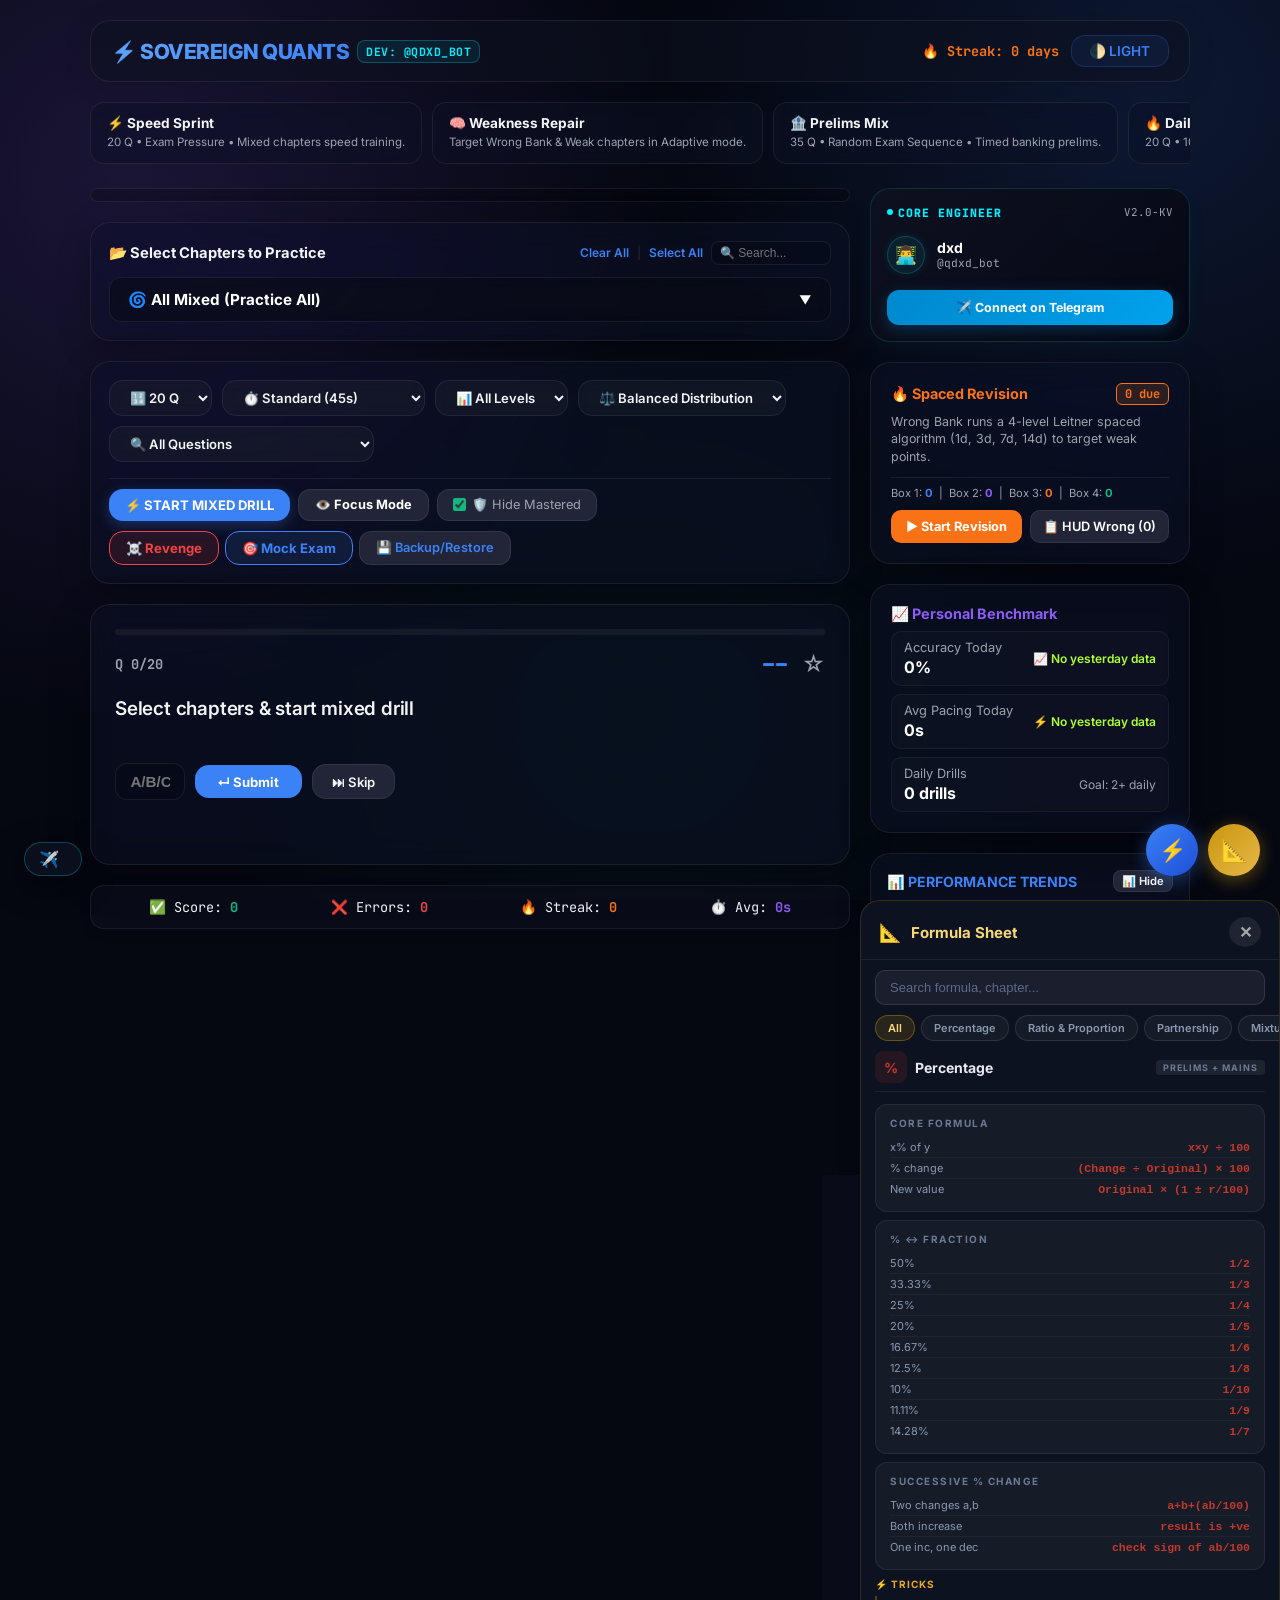
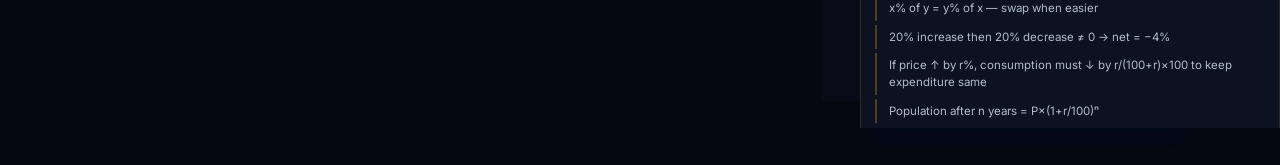
<file: index.html>
<!DOCTYPE html>
<html lang="en">
<head>
    <meta charset="UTF-8">
    <meta name="viewport" content="width=device-width, initial-scale=1.0">
    <title>QUANTS DRILL | SBI PO Chapter-wise Speed Test</title>
    <link href="https://fonts.googleapis.com/css2?family=Inter:wght@400;500;600;700;800&family=JetBrains+Mono:wght@400;500;700&display=swap" rel="stylesheet">
    <link rel="manifest" href="manifest.json">
    <link rel="icon" type="image/x-icon" href="./favicon.ico">
    <link rel="stylesheet" href="./formula-panel.css">
    <!-- Formula Sheet Scripts -->
    <script src="./formulas.js"></script>
    <script src="./formula-panel.js"></script>
    <style>
        :root {
            --bg-primary: #050711;
            --bg-secondary: rgba(14, 17, 31, 0.55);
            --border-color: rgba(255, 255, 255, 0.07);
            --accent-blue: #3b82f6;
            --accent-blue-hover: #2563eb;
            --accent-green: #10b981;
            --accent-orange: #f97316;
            --accent-purple: #8b5cf6;
            --accent-red: #ef4444;
            --text-primary: #f3f4f6;
            --text-secondary: #9ca3af;
            --card-radius: 20px;
            --btn-radius: 14px;
            --chip-radius: 10px;
        }

        body.light-mode {
            --bg-primary: #f1f5f9;
            --bg-secondary: rgba(255, 255, 255, 0.65);
            --border-color: rgba(0, 0, 0, 0.06);
            --accent-blue: #2563eb;
            --accent-blue-hover: #1d4ed8;
            --accent-green: #059669;
            --accent-orange: #ea580c;
            --accent-purple: #7c3aed;
            --accent-red: #dc2626;
            --text-primary: #1e293b;
            --text-secondary: #64748b;
        }

        * { margin: 0; padding: 0; box-sizing: border-box; }
        
        body {
            font-family: 'Inter', sans-serif;
            background: radial-gradient(circle at 10% 20%, rgba(139, 92, 246, 0.16) 0%, transparent 40%),
                        radial-gradient(circle at 90% 10%, rgba(59, 130, 246, 0.14) 0%, transparent 35%),
                        radial-gradient(circle at 50% 80%, rgba(16, 185, 129, 0.06) 0%, transparent 45%),
                        var(--bg-primary);
            background-attachment: fixed;
            color: var(--text-primary);
            min-height: 100vh;
            display: flex;
            justify-content: center;
            padding: 20px 10px;
            transition: background 0.3s, color 0.3s;
            overflow-x: hidden;
        }

        body.light-mode {
            background: radial-gradient(circle at 10% 20%, rgba(96, 165, 250, 0.12) 0%, transparent 40%),
                        radial-gradient(circle at 90% 10%, rgba(139, 92, 246, 0.1) 0%, transparent 35%),
                        radial-gradient(circle at 50% 80%, rgba(249, 115, 22, 0.05) 0%, transparent 45%),
                        var(--bg-primary);
            background-attachment: fixed;
        }
        
        .app-container {
            width: 100%;
            max-width: 1100px;
            display: flex;
            flex-direction: column;
            gap: 20px;
        }

        /* Layout Grid */
        .layout-columns {
            display: flex;
            gap: 20px;
            width: 100%;
            align-items: flex-start;
        }

        .main-content {
            flex: 1;
            min-width: 0;
            display: flex;
            flex-direction: column;
            gap: 20px;
        }

        .side-content {
            width: 320px;
            display: flex;
            flex-direction: column;
            gap: 20px;
            flex-shrink: 0;
            transition: all 0.3s ease;
        }

        @media (max-width: 960px) {
            .layout-columns {
                flex-direction: column;
            }
            .side-content {
                width: 100%;
            }
        }

        /* Header */
        .header {
            display: flex;
            justify-content: space-between;
            align-items: center;
            background: var(--bg-secondary);
            border: 1px solid var(--border-color);
            border-radius: var(--card-radius);
            padding: 14px 20px;
            box-shadow: 0 4px 30px rgba(0,0,0,0.1);
        }

        .logo {
            font-size: 1.3rem;
            font-weight: 800;
            background: linear-gradient(135deg, #60a5fa, #3b82f6);
            -webkit-background-clip: text;
            -webkit-text-fill-color: transparent;
            background-clip: text;
            letter-spacing: -0.5px;
        }

        .mode-toggle {
            background: rgba(59, 130, 246, 0.08);
            border: 1px solid rgba(59, 130, 246, 0.2);
            color: var(--accent-blue);
            padding: 0.45rem 1.1rem;
            border-radius: var(--btn-radius);
            font-weight: 600;
            font-size: 0.85rem;
            cursor: pointer;
            transition: 0.2s;
        }
        
        .mode-toggle:hover {
            background: rgba(59, 130, 246, 0.15);
        }

        /* Premium Cards */
        .card {
            background: var(--bg-secondary);
            border: 1px solid var(--border-color);
            border-radius: var(--card-radius);
            padding: 20px;
            box-shadow: 0 8px 32px 0 rgba(0, 0, 0, 0.3);
            backdrop-filter: blur(16px) saturate(180%);
            -webkit-backdrop-filter: blur(16px) saturate(180%);
            transition: all 0.3s cubic-bezier(0.25, 0.8, 0.25, 1);
        }
        .card:hover {
            border-color: rgba(0, 240, 255, 0.15);
            box-shadow: 0 12px 40px 0 rgba(0, 0, 0, 0.45), 0 0 15px rgba(0, 240, 255, 0.05);
        }
        body.light-mode .card {
            box-shadow: 0 8px 32px 0 rgba(31, 38, 135, 0.07);
        }
        body.light-mode .card:hover {
            border-color: rgba(37, 99, 235, 0.15);
            box-shadow: 0 12px 40px 0 rgba(31, 38, 135, 0.12);
        }

        /* Tabs Container */
        .tabs-container {
            display: flex;
            flex-wrap: wrap;
            gap: 6px;
            background: rgba(0, 0, 0, 0.2);
            padding: 6px;
            border-radius: var(--chip-radius);
            border: 1px solid var(--border-color);
            backdrop-filter: blur(10px);
            -webkit-backdrop-filter: blur(10px);
        }

        .category-tab {
            background: transparent;
            border: none;
            color: var(--text-secondary);
            font-weight: 600;
            font-size: 0.82rem;
            padding: 0.45rem 0.9rem;
            border-radius: var(--chip-radius);
            cursor: pointer;
            transition: 0.2s;
        }
        
        .category-tab:hover {
            color: var(--text-primary);
            background: rgba(255,255,255,0.03);
        }

        .category-tab.active {
            background: var(--accent-blue);
            color: white;
            box-shadow: 0 4px 14px rgba(59, 130, 246, 0.35);
        }

        /* Presets Grid */
        .presets-row {
            display: flex;
            gap: 10px;
            overflow-x: auto;
            padding-bottom: 4px;
            scrollbar-width: none;
            cursor: grab;
            user-select: none;
        }
        .presets-row:active {
            cursor: grabbing;
        }
        .presets-row::-webkit-scrollbar {
            display: none;
        }

        .preset-card {
            background: var(--bg-secondary);
            border: 1px solid var(--border-color);
            border-radius: var(--btn-radius);
            padding: 12px 16px;
            min-width: 175px;
            flex: 1 0 auto;
            cursor: pointer;
            backdrop-filter: blur(8px) saturate(140%);
            -webkit-backdrop-filter: blur(8px) saturate(140%);
            transition: all 0.25s cubic-bezier(0.4, 0, 0.2, 1);
            display: flex;
            flex-direction: column;
            gap: 4px;
        }

        .preset-card:hover {
            transform: translateY(-3px);
            border-color: var(--accent-blue);
            background: rgba(255, 255, 255, 0.04);
            box-shadow: 0 8px 24px rgba(0,0,0,0.35), 0 0 10px rgba(59, 130, 246, 0.2);
        }
        body.light-mode .preset-card:hover {
            background: rgba(255, 255, 255, 0.9);
            box-shadow: 0 8px 24px rgba(31, 38, 135, 0.08);
        }

        .preset-card-title {
            font-size: 0.85rem;
            font-weight: 700;
            color: var(--text-primary);
        }

        .preset-card-desc {
            font-size: 0.72rem;
            color: var(--text-secondary);
            line-height: 1.35;
        }

        /* Controls / Selects */
        .controls-row {
            display: flex;
            flex-wrap: wrap;
            gap: 10px;
            align-items: center;
        }

        select, .control-btn, button {
            background: rgba(255, 255, 255, 0.03);
            border: 1px solid var(--border-color);
            color: var(--text-primary);
            padding: 0.5rem 1rem;
            border-radius: var(--btn-radius);
            font-family: inherit;
            font-weight: 600;
            font-size: 0.82rem;
            outline: none;
            cursor: pointer;
            backdrop-filter: blur(8px);
            -webkit-backdrop-filter: blur(8px);
            transition: all 0.2s;
        }
        body.light-mode select, body.light-mode .control-btn, body.light-mode button {
            background: rgba(0, 0, 0, 0.03);
        }
        
        select:hover, .control-btn:hover, button:hover:not(.start-btn):not(.popdown-chk-chapter) {
            border-color: var(--accent-blue);
            background: rgba(255,255,255,0.08);
        }
        body.light-mode select:hover, body.light-mode .control-btn:hover, body.light-mode button:hover:not(.start-btn):not(.popdown-chk-chapter) {
            background: rgba(0, 0, 0, 0.06);
        }

        .start-btn {
            background: var(--accent-blue);
            color: #fff;
            font-weight: 700;
            border: none;
            box-shadow: 0 4px 14px rgba(59, 130, 246, 0.35);
        }
        
        .start-btn:hover {
            background: var(--accent-blue-hover);
            box-shadow: 0 6px 20px rgba(59, 130, 246, 0.45);
        }

        /* Option Tiles (thumb UX optimized) */
        .options-grid {
            display: flex;
            flex-direction: column;
            gap: 10px;
            margin: 16px 0;
        }

        .option-item {
            background: rgba(255, 255, 255, 0.02);
            padding: 14px 20px;
            border-radius: var(--btn-radius);
            border: 1px solid var(--border-color);
            font-size: 0.92rem;
            font-weight: 500;
            cursor: pointer;
            backdrop-filter: blur(8px);
            -webkit-backdrop-filter: blur(8px);
            transition: all 0.2s ease;
            min-height: 52px;
            display: flex;
            align-items: center;
        }
        body.light-mode .option-item {
            background: rgba(0, 0, 0, 0.02);
        }

        .option-item:hover {
            background: rgba(59, 130, 246, 0.08);
            border-color: rgba(59, 130, 246, 0.35);
            transform: translateX(4px);
        }

        .option-item.selected {
            background: rgba(59, 130, 246, 0.18);
            border-color: var(--accent-blue);
            box-shadow: 0 0 16px rgba(59, 130, 246, 0.25);
            color: #fff;
        }

        /* Hero Question Card */
        .drill-arena {
            background: var(--bg-secondary);
            border-radius: var(--card-radius);
            padding: 24px;
            border: 1px solid var(--border-color);
            box-shadow: 0 12px 40px rgba(0,0,0,0.3);
            backdrop-filter: blur(16px) saturate(180%);
            -webkit-backdrop-filter: blur(16px) saturate(180%);
            position: relative;
            transition: all 0.3s;
        }

        .question-text {
            font-size: 1.18rem;
            font-weight: 600;
            line-height: 1.5;
            margin-top: 14px;
            margin-bottom: 20px;
            letter-spacing: -0.2px;
        }

        /* Custom Chapter Checklist */
        .chapter-checklist-card {
            background: var(--bg-secondary);
            border: 1px solid var(--border-color);
            border-radius: var(--card-radius);
            padding: 20px;
            box-shadow: 0 8px 32px 0 rgba(0, 0, 0, 0.25);
            backdrop-filter: blur(16px) saturate(180%);
            -webkit-backdrop-filter: blur(16px) saturate(180%);
            transition: all 0.3s;
        }

        .chapters-list {
            display: grid;
            grid-template-columns: repeat(auto-fill, minmax(180px, 1fr));
            gap: 10px;
            max-height: 160px;
            overflow-y: auto;
            padding: 8px;
            border-radius: var(--chip-radius);
            border: 1px solid var(--border-color);
            background: rgba(255, 255, 255, 0.01);
            backdrop-filter: blur(4px);
            -webkit-backdrop-filter: blur(4px);
        }
        body.light-mode .chapters-list {
            background: rgba(0,0,0,0.01);
        }

        .chapter-checkbox-item {
            display: flex;
            align-items: center;
            gap: 8px;
            font-size: 0.82rem;
            font-weight: 550;
            cursor: pointer;
            padding: 6px;
            border-radius: 6px;
            transition: background 0.2s;
            user-select: none;
        }

        .chapter-checkbox-item:hover {
            background: rgba(255,255,255,0.03);
        }
        body.light-mode .chapter-checkbox-item:hover {
            background: rgba(0,0,0,0.03);
        }

        .popdown-menu {
            display: none;
            position: absolute;
            top: calc(100% + 6px);
            left: 0;
            width: 100%;
            background: var(--bg-secondary);
            border: 1px solid var(--border-color);
            border-radius: 12px;
            box-shadow: 0 10px 40px rgba(0, 0, 0, 0.4);
            z-index: 999;
            max-height: 320px;
            overflow-y: auto;
            padding: 8px;
            flex-direction: column;
            gap: 4px;
            backdrop-filter: blur(16px) saturate(160%);
            -webkit-backdrop-filter: blur(16px) saturate(160%);
        }

        .popdown-item:hover {
            background: rgba(255, 255, 255, 0.05) !important;
        }
        body.light-mode .popdown-item:hover {
            background: rgba(0, 0, 0, 0.05) !important;
        }
        .popdown-item.active {
            background: rgba(59, 130, 246, 0.12) !important;
        }
        .popdown-item.active span {
            color: #fff !important;
        }

        .chapter-checkbox-item input[type="checkbox"] {
            accent-color: var(--accent-blue);
            cursor: pointer;
            width: 14px;
            height: 14px;
        }

        /* Timer display */
        .timer-circle {
            font-family: 'JetBrains Mono', monospace;
            font-size: 1.6rem;
            font-weight: 700;
            color: var(--accent-blue);
        }

        /* Streaks bar & stats */
        .stats-bar {
            display: flex;
            justify-content: space-around;
            background: var(--bg-secondary);
            border: 1px solid var(--border-color);
            padding: 12px;
            border-radius: var(--btn-radius);
            font-family: 'JetBrains Mono', monospace;
            font-size: 0.85rem;
            box-shadow: 0 4px 15px rgba(0,0,0,0.05);
        }

        /* Focus Mode Immersive View */
        body.focus-mode-active .header,
        body.focus-mode-active #dashboardSection,
        body.focus-mode-active #telemetrySection,
        body.focus-mode-active #smartStartBanner,
        body.focus-mode-active #categoryTabs,
        body.focus-mode-active #presetsPanel,
        body.focus-mode-active #settingsControls,
        body.focus-mode-active #multiChapterConfigCard,
        body.focus-mode-active .side-content,
        body.focus-mode-active .stats-bar {
            display: none !important;
        }
        body.focus-mode-active .app-container {
            max-width: 800px;
            justify-content: center;
            margin-top: 5vh;
        }
        body.focus-mode-active .main-content {
            width: 100% !important;
        }

        .bookmark-star {
            cursor: pointer;
            font-size: 1.5rem;
            color: var(--text-secondary);
            user-select: none;
            transition: all 0.2s;
        }
        .bookmark-star.active {
            color: #ff9800;
            text-shadow: 0 0 10px rgba(255, 152, 0, 0.4);
        }

        #feedbackMsg {
            margin-top: 8px;
            font-weight: bold;
            min-height: 22px;
            font-size: 0.9rem;
        }

        #resultsPanel {
            display: none;
            background: var(--bg-secondary);
            border-radius: var(--card-radius);
            border: 1px solid var(--border-color);
            padding: 24px;
            box-shadow: 0 10px 30px rgba(0,0,0,0.12);
        }

        .progress-bar-container {
            width: 100%;
            height: 6px;
            background: rgba(255,255,255,0.05);
            border-radius: 10px;
            margin-bottom: 4px;
            overflow: hidden;
        }
        .progress-bar-fill {
            height: 100%;
            background: linear-gradient(90deg, var(--accent-blue), var(--accent-purple));
            border-radius: 10px;
            transition: width 0.3s ease;
        }
        .pause-btn {
            background: var(--accent-orange) !important;
            color: #fff !important;
            border: none !important;
        }
        .source-link {
            color: var(--accent-blue);
            cursor: pointer;
            text-decoration: none;
            font-size: 0.8rem;
            font-weight: 500;
        }
        .source-link:hover {
            text-decoration: underline;
        }
        #dailyStreakDisplay {
            font-size: 0.85rem;
            color: var(--accent-orange);
            font-family: 'JetBrains Mono', monospace;
            font-weight: 700;
        }
        .weak-badge {
            display: inline-block;
            background: rgba(239, 68, 68, 0.1);
            color: var(--accent-red);
            border: 1px dashed var(--accent-red);
            border-radius: var(--chip-radius);
            padding: 3px 8px;
            font-size: 0.72rem;
            font-weight: 700;
            cursor: pointer;
            margin-right: 4px;
            transition: all 0.2s;
        }
        .weak-badge:hover {
            background: var(--accent-red);
            color: #fff;
            box-shadow: 0 0 10px rgba(239, 68, 68, 0.3);
        }
        .review-card {
            background: rgba(0,0,0,0.12);
            border: 1px solid var(--border-color);
            border-radius: var(--btn-radius);
            padding: 14px;
            transition: all 0.2s;
            display: flex;
            flex-direction: column;
            gap: 6px;
            cursor: pointer;
        }
        .review-card:hover {
            background: rgba(255,255,255,0.01);
            border-color: var(--accent-blue);
        }
        .review-card.correct-card {
            border-left: 4px solid var(--accent-green);
        }
        .review-card.wrong-card {
            border-left: 4px solid var(--accent-red);
        }
        .review-card.skipped-card {
            border-left: 4px solid var(--accent-orange);
        }
        .sign-positive {
            color: var(--accent-green) !important;
            font-weight: 800;
        }
        .sign-negative {
            color: var(--accent-red) !important;
            font-weight: 800;
        }
        .memorize-deck-btn.active {
            background: var(--accent-blue) !important;
            color: #fff !important;
            border-color: var(--accent-blue) !important;
            box-shadow: 0 4px 12px rgba(59, 130, 246, 0.2);
        }
        @media (max-width: 600px) {
            .app-container {
                padding: 10px;
                gap: 15px;
            }
            .question-text {
                font-size: 1.05rem;
            }
            .tabs-container {
                gap: 4px;
            }
            .option-item {
                font-size: 0.85rem;
                padding: 12px 16px;
            }
        }
        
        .mock-history-pill {
            transition: all 0.2s cubic-bezier(0.175, 0.885, 0.32, 1.275);
            cursor: pointer;
        }
        .mock-history-pill:hover {
            transform: translateY(-2px);
            filter: brightness(1.2);
        }
        
        /* Sliding Switch CSS */
        #backupReminderToggle:checked + #reminderSlider {
            background-color: var(--accent-blue) !important;
        }
        #backupReminderToggle:checked + #reminderSlider:before {
            transform: translateX(20px);
        }
        #reminderSlider:before {
            position: absolute;
            content: "";
            height: 12px;
            width: 12px;
            left: 4px;
            bottom: 3px;
            background-color: white;
            transition: .3s;
            border-radius: 50%;
        }

        /* Telegram Credits Styles */
        .header-badge {
            background: rgba(0, 240, 255, 0.08);
            border: 1px solid rgba(0, 240, 255, 0.25);
            color: #00f0ff;
            font-family: 'JetBrains Mono', monospace;
            font-size: 0.72rem;
            font-weight: 700;
            padding: 3px 8px;
            border-radius: 8px;
            text-transform: uppercase;
            letter-spacing: 0.5px;
            transition: all 0.2s ease;
        }
        .header-badge:hover {
            background: rgba(0, 240, 255, 0.18);
            box-shadow: 0 0 10px rgba(0, 240, 255, 0.3);
            transform: translateY(-1px);
        }
        #floatingCreatorBadge {
            position: fixed;
            bottom: 24px;
            left: 24px;
            background: rgba(14, 17, 31, 0.85);
            border: 1px solid rgba(0, 240, 255, 0.25);
            border-radius: 30px;
            padding: 8px 14px;
            display: flex;
            align-items: center;
            gap: 8px;
            text-decoration: none;
            color: #00f0ff;
            font-family: 'Inter', sans-serif;
            font-size: 0.78rem;
            font-weight: 700;
            box-shadow: 0 10px 30px rgba(0, 0, 0, 0.5);
            backdrop-filter: blur(12px);
            -webkit-backdrop-filter: blur(12px);
            z-index: 9999;
            transition: all 0.3s cubic-bezier(0.175, 0.885, 0.32, 1.275);
        }
        #floatingCreatorBadge:hover {
            background: rgba(0, 240, 255, 0.1);
            border-color: #00f0ff;
            box-shadow: 0 0 15px rgba(0, 240, 255, 0.4);
            transform: translateY(-3px) scale(1.03);
        }
        #floatingCreatorBadge .floating-text {
            max-width: 0;
            opacity: 0;
            overflow: hidden;
            white-space: nowrap;
            transition: max-width 0.3s ease, opacity 0.3s ease;
        }
        #floatingCreatorBadge:hover .floating-text {
            max-width: 120px;
            opacity: 1;
        }
        @keyframes pulse {
            0% { transform: scale(0.9); opacity: 0.6; box-shadow: 0 0 0 0 rgba(0, 240, 255, 0.4); }
            70% { transform: scale(1); opacity: 1; box-shadow: 0 0 0 6px rgba(0, 240, 255, 0); }
            100% { transform: scale(0.9); opacity: 0.6; box-shadow: 0 0 0 0 rgba(0, 240, 255, 0); }
        }

        /* Admin Panel Styles */
        #floatingAdminBadge {
            position: fixed;
            bottom: 80px;
            left: 24px;
            background: rgba(14, 17, 31, 0.85);
            border: 1px solid rgba(0, 240, 255, 0.25);
            border-radius: 50%;
            width: 42px;
            height: 42px;
            display: none; /* Renders via script when admin=true */
            align-items: center;
            justify-content: center;
            cursor: pointer;
            color: #00f0ff;
            font-size: 1.2rem;
            box-shadow: 0 10px 30px rgba(0, 0, 0, 0.5);
            backdrop-filter: blur(12px);
            -webkit-backdrop-filter: blur(12px);
            z-index: 9999;
            transition: all 0.3s cubic-bezier(0.175, 0.885, 0.32, 1.275);
        }
        body.light-mode #floatingAdminBadge {
            background: rgba(255, 255, 255, 0.85);
            border: 1px solid rgba(37, 99, 235, 0.25);
            color: var(--accent-blue);
        }
        #floatingAdminBadge:hover {
            background: rgba(0, 240, 255, 0.15);
            border-color: #00f0ff;
            box-shadow: 0 0 15px rgba(0, 240, 255, 0.4);
            transform: translateY(-3px) rotate(90deg);
        }
        body.light-mode #floatingAdminBadge:hover {
            background: rgba(37, 99, 235, 0.15);
            border-color: var(--accent-blue);
            box-shadow: 0 0 15px rgba(37, 99, 235, 0.3);
        }

        /* Floating Maths Drill 3 Button */
        #startBankingMathDrill3Btn {
            position: fixed;
            bottom: 24px;
            right: 82px;
            z-index: 9997;
            width: 52px;
            height: 52px;
            border-radius: 50%;
            background: linear-gradient(135deg, var(--accent-blue), #1d4ed8);
            border: none;
            cursor: pointer;
            box-shadow: 0 4px 18px rgba(59, 130, 246, 0.4);
            display: flex;
            align-items: center;
            justify-content: center;
            font-size: 22px;
            transition: transform 0.2s, box-shadow 0.2s;
        }
        #startBankingMathDrill3Btn:hover {
            transform: scale(1.1);
            box-shadow: 0 6px 24px rgba(59, 130, 246, 0.65);
        }
        #startBankingMathDrill3Btn:active {
            transform: scale(0.95);
        }
        body.light-mode #startBankingMathDrill3Btn {
            background: linear-gradient(135deg, #3b82f6, #1d4ed8);
            box-shadow: 0 4px 18px rgba(59, 130, 246, 0.3);
        }

        .admin-modal {
            display: none;
            position: fixed;
            top: 0;
            left: 0;
            width: 100%;
            height: 100%;
            background: rgba(0, 0, 0, 0.85);
            backdrop-filter: blur(8px);
            -webkit-backdrop-filter: blur(8px);
            z-index: 100000;
            align-items: center;
            justify-content: center;
            padding: 20px;
            overflow-y: auto;
        }
        .admin-modal-card {
            background: var(--bg-secondary);
            border: 1px solid var(--border-color);
            border-radius: var(--card-radius);
            padding: 28px;
            max-width: 650px;
            width: 100%;
            display: flex;
            flex-direction: column;
            gap: 16px;
            max-height: 90vh;
            overflow-y: auto;
            box-shadow: 0 20px 50px rgba(0, 0, 0, 0.6);
            position: relative;
        }
        .admin-modal-header {
            display: flex;
            justify-content: space-between;
            align-items: center;
            border-bottom: 1px solid var(--border-color);
            padding-bottom: 12px;
        }
        .admin-modal-header h3 {
            font-size: 1.2rem;
            font-weight: 700;
            color: var(--accent-blue);
            margin: 0;
        }
        .admin-modal-close {
            background: none;
            border: none;
            color: var(--text-secondary);
            font-size: 1.5rem;
            cursor: pointer;
            padding: 4px;
            line-height: 1;
            transition: color 0.2s;
        }
        .admin-modal-close:hover {
            color: var(--accent-red);
        }
        .admin-form-group {
            display: flex;
            flex-direction: column;
            gap: 6px;
        }
        .admin-form-group label {
            font-size: 0.78rem;
            color: var(--text-secondary);
            font-weight: 600;
            text-transform: uppercase;
            letter-spacing: 0.5px;
        }
        .admin-input, .admin-select, .admin-textarea {
            background: rgba(255, 255, 255, 0.03);
            border: 1px solid var(--border-color);
            border-radius: var(--chip-radius);
            padding: 10px 14px;
            color: var(--text-primary);
            font-family: inherit;
            font-size: 0.9rem;
            outline: none;
            transition: border-color 0.2s, box-shadow 0.2s;
        }
        body.light-mode .admin-input, body.light-mode .admin-select, body.light-mode .admin-textarea {
            background: rgba(0, 0, 0, 0.02);
        }
        .admin-input:focus, .admin-select:focus, .admin-textarea:focus {
            border-color: var(--accent-blue);
            box-shadow: 0 0 0 2px rgba(59, 130, 246, 0.25);
        }
        .admin-textarea {
            font-family: 'JetBrains Mono', monospace;
            font-size: 0.82rem;
            resize: vertical;
            min-height: 120px;
        }
        .admin-radio-group {
            display: flex;
            gap: 16px;
            margin-top: 4px;
        }
        .admin-radio-label {
            display: flex;
            align-items: center;
            gap: 6px;
            font-size: 0.88rem;
            cursor: pointer;
            color: var(--text-primary);
        }
        .admin-radio-label input {
            cursor: pointer;
            accent-color: var(--accent-blue);
        }
        .admin-btn {
            background: var(--accent-blue);
            color: white;
            border: none;
            border-radius: var(--btn-radius);
            padding: 12px 20px;
            font-size: 0.92rem;
            font-weight: 600;
            cursor: pointer;
            transition: background 0.2s, transform 0.1s;
            display: flex;
            align-items: center;
            justify-content: center;
            gap: 8px;
        }
        .admin-btn:hover {
            background: var(--accent-blue-hover);
        }
        .admin-btn:active {
            transform: scale(0.98);
        }
        .admin-btn-secondary {
            background: rgba(255, 255, 255, 0.05);
            border: 1px solid var(--border-color);
            color: var(--text-primary);
        }
        .admin-btn-secondary:hover {
            background: rgba(255, 255, 255, 0.08);
        }
        .admin-btn-danger {
            background: var(--accent-red);
        }
        .admin-btn-danger:hover {
            background: #b91c1c;
        }
        .admin-divider {
            height: 1px;
            background: var(--border-color);
            margin: 8px 0;
        }
        .admin-status {
            padding: 12px;
            border-radius: var(--chip-radius);
            font-size: 0.85rem;
            line-height: 1.4;
            display: none;
        }
        .admin-status.success {
            display: block;
            background: rgba(16, 185, 129, 0.1);
            border: 1px solid rgba(16, 185, 129, 0.2);
            color: var(--accent-green);
        }
        .admin-status.error {
            display: block;
            background: rgba(239, 68, 68, 0.1);
            border: 1px solid rgba(239, 68, 68, 0.2);
            color: var(--accent-red);
        }
        .admin-status.info {
            display: block;
            background: rgba(59, 130, 246, 0.1);
            border: 1px solid rgba(59, 130, 246, 0.2);
            color: var(--accent-blue);
        }
    </style>
</head>
<body>
    <div class="app-container">
        <!-- Sleek Header -->
        <div class="header">
            <div style="display:flex; align-items:center; gap:8px;">
                <div class="logo">⚡ SOVEREIGN QUANTS</div>
                <a href="https://t.me/qdxd_bot" target="_blank" class="header-badge" style="text-decoration:none;">DEV: @qdxd_bot</a>
            </div>
            <div style="display:flex;align-items:center;gap:12px;">
                <span id="dailyStreakDisplay" style="font-family:'JetBrains Mono', monospace; color:var(--accent-orange); font-weight:700;">🔥 Streak: 0 days</span>
                <button class="mode-toggle" id="darkModeToggle">🌓 LIGHT</button>
            </div>
        </div>

        <!-- Dynamic Premium Backup Reminder Banner -->
        <div id="backupReminderBanner" style="display:none; justify-content:space-between; align-items:center; background:rgba(249,115,22,0.08); border:1px solid rgba(249,115,22,0.22); border-radius:14px; padding:12px 18px; margin-bottom:14px; font-size:0.82rem; color:#fff;">
            <div style="display:flex; align-items:center; gap:8px;">
                <span style="font-size:1.1rem; vertical-align:middle; line-height:1;">⚠️</span>
                <span>You haven't backed up your study progress in 7 days. Export a backup to secure your stats.</span>
            </div>
            <div style="display:flex; gap:10px; align-items:center;">
                <button id="bannerExportBtn" style="background:var(--accent-orange); border:none; color:#fff; font-weight:700; padding:6px 14px; border-radius:8px; cursor:pointer; font-size:0.75rem;">Export Backup</button>
                <button id="bannerDismissBtn" style="background:transparent; border:1px solid rgba(255,255,255,0.15); color:var(--text-secondary); padding:6px 12px; border-radius:8px; cursor:pointer; font-size:0.75rem;">Dismiss</button>
            </div>
        </div>

        <!-- Presets Row (frictionless quick start) -->
        <div class="presets-row" id="presetsPanel">
            <div class="preset-card" id="presetSprintBtn">
                <span class="preset-card-title">⚡ Speed Sprint</span>
                <span class="preset-card-desc">20 Q • Exam Pressure • Mixed chapters speed training.</span>
            </div>
            <div class="preset-card" id="presetRepairBtn">
                <span class="preset-card-title">🧠 Weakness Repair</span>
                <span class="preset-card-desc">Target Wrong Bank & Weak chapters in Adaptive mode.</span>
            </div>
            <div class="preset-card" id="presetPrelimsBtn">
                <span class="preset-card-title">🏦 Prelims Mix</span>
                <span class="preset-card-desc">35 Q • Random Exam Sequence • Timed banking prelims.</span>
            </div>
            <div class="preset-card" id="presetDailyBtn">
                <span class="preset-card-title">🔥 Daily Warmup</span>
                <span class="preset-card-desc">20 Q • 10 Easy + 10 Medium mixed chapters warmup.</span>
            </div>
            <div class="preset-card" id="presetRevisionBtn">
                <span class="preset-card-title">📚 Revision Due</span>
                <span class="preset-card-desc">Review due Spaced Repetition Wrong Bank questions only.</span>
            </div>
        </div>



        <!-- Layout Split Columns -->
        <div class="layout-columns">
            <div class="main-content">
                <!-- Nav category tabs -->
                <div class="tabs-container" id="categoryTabs"></div>

                <!-- Custom Multi-Chapter Selection settings panel -->
                <!-- Premium Custom Chapter Popdown Selector -->
                <div class="popdown-container card" id="chapterPopdownContainer" style="padding: 18px;">
                    <h3 style="font-size:0.92rem; font-weight:700; margin-bottom:12px; display:flex; justify-content:space-between; align-items:center; flex-wrap:wrap; gap:8px;">
                        <span>📂 Select Chapters to Practice</span>
                        <div style="display:flex; gap:8px; align-items:center;">
                            <button id="clearAllChaptersBtn" style="background:none; border:none; color:var(--accent-blue); font-size:0.75rem; cursor:pointer; font-weight:600; padding:0; transition:color 0.2s;" onmouseover="this.style.color='#fff'" onmouseout="this.style.color='var(--accent-blue)'">Clear All</button>
                            <span style="color:var(--border-color); font-size:0.75rem;">|</span>
                            <button id="selectAllChaptersBtn" style="background:none; border:none; color:var(--accent-blue); font-size:0.75rem; cursor:pointer; font-weight:600; padding:0; transition:color 0.2s;" onmouseover="this.style.color='#fff'" onmouseout="this.style.color='var(--accent-blue)'">Select All</button>
                            <input type="text" id="chapterSearchInput" placeholder="🔍 Search..." style="background:rgba(0,0,0,0.15); border:1px solid var(--border-color); color:#fff; padding:4px 8px; border-radius:8px; font-size:0.75rem; outline:none; max-width:120px;">
                        </div>
                    </h3>
                    <div class="custom-popdown" id="chapterPopdown" style="position: relative; width: 100%;">
                        <button id="popdownTriggerBtn" class="popdown-trigger" style="display: flex; justify-content: space-between; align-items: center; width: 100%; padding: 12px 18px; background: rgba(0, 0, 0, 0.2); border: 1px solid var(--border-color); border-radius: 12px; color: #fff; font-size: 0.95rem; font-weight: 700; cursor: pointer; transition: all 0.2s;">
                            <span id="popdownSelectedLabel" style="display: flex; align-items: center; gap: 8px;">🌀 All Mixed (Practice All)</span>
                            <span id="popdownArrow" style="transition: transform 0.2s; font-size: 0.75rem;">▼</span>
                        </button>
                        <div id="popdownMenu" class="popdown-menu" style="display: none;">
                            <!-- Dynamic items with checkboxes and emojis injected here -->
                        </div>
                    </div>
                </div>

                <!-- Setup parameters configurations -->
                <div class="controls card" id="settingsControls" style="display:flex; flex-direction:column; gap:16px; padding:18px;">
                    <div style="display:flex; flex-wrap:wrap; gap:10px; align-items:center; width:100%;">
                        <select id="questionCountSelect">
                            <option value="10">🔢 10 Q</option>
                            <option value="20" selected>🔢 20 Q</option>
                            <option value="30">🔢 30 Q</option>
                            <option value="50">🔢 50 Q</option>
                            <option value="all">🔢 All Q</option>
                        </select>

                        <!-- Timer presets (Time Pressure Trainer) -->
                        <select id="timerPresetSelect">
                            <option value="relaxed">⏳ Relaxed (60s)</option>
                            <option value="standard" selected>⏱️ Standard (45s)</option>
                            <option value="pressure">🎯 Exam Pressure (35s)</option>
                            <option value="panic">🚨 Panic Mode (20s)</option>
                            <option value="none">∞ No Timer</option>
                            <option value="custom">⚙️ Custom</option>
                        </select>
                        <input type="number" id="customTimerInput" placeholder="Sec" min="5" max="600" style="display:none; width:65px; padding:0.4rem; background:rgba(0,0,0,0.15); border:1px solid var(--border-color); color:#fff; border-radius:10px; text-align:center;">

                        <select id="difficultySelect">
                            <option value="all">📊 All Levels</option>
                            <option value="easy">🟢 Easy</option>
                            <option value="medium">🟡 Medium</option>
                            <option value="hard">🔴 Hard</option>
                        </select>
                        
                        <select id="distributionModeSelect">
                            <option value="balanced" selected>⚖️ Balanced Distribution</option>
                            <option value="random">🎲 Random Exam Mix</option>
                            <option value="adaptive">📈 Adaptive Weighting</option>
                        </select>

                        <select id="practiceFilterSelect">
                            <option value="all" selected>🔍 All Questions</option>
                            <option value="new">🌱 New Only (0 Solved)</option>
                            <option value="unsolved">🆕 Unsolved Only</option>
                            <option value="recent">⏱️ Recently Added</option>
                            <option value="weak">💔 Weak Questions (&lt;70%)</option>
                            <option value="wrong">⚠️ Wrong Bank</option>
                            <option value="mixed">🧬 Mixed (70% New / 30% Weak)</option>
                        </select>

                        <select id="modeSelect" style="display:none;">
                            <option value="practice">📝 Practice Mode</option>
                            <option value="review">🔄 Review Wrong Only</option>
                        </select>
                    </div>

                    <div style="display:flex; justify-content:space-between; align-items:center; flex-wrap:wrap; gap:10px; padding-top:10px; border-top:1px solid var(--border-color);">
                        <div style="display:flex; gap:8px; align-items:center; flex-wrap:wrap;">
                            <button class="start-btn" id="startDrillBtn" style="background:var(--accent-blue); color:#fff; border:none; box-shadow: 0 4px 14px rgba(59,130,246,0.3); font-weight:700;">▶ START MIXED DRILL</button>
                            <button id="focusModeToggleBtn" style="background:#222538; border:1px solid rgba(255,255,255,0.08); border-radius:12px; color:#fff; font-weight:700; font-size:0.8rem; padding:0.45rem 1rem; cursor:pointer; transition:0.2s;">👁️ Focus Mode</button>
                            <label style="display:flex; align-items:center; gap:6px; font-size:0.8rem; color:var(--text-secondary); cursor:pointer; background:#222538; border:1px solid rgba(255,255,255,0.08); padding:0.45rem 0.95rem; border-radius:12px; transition:0.2s; user-select:none;">
                                <input type="checkbox" id="hideMasteredToggle" checked style="accent-color:var(--accent-green); cursor:pointer;">
                                <span>🛡️ Hide Mastered</span>
                            </label>
                        </div>
                        <div style="display:flex; gap:6px;">
                            <button id="revengeBtn" style="background:rgba(239, 68, 68, 0.12); border:1px solid var(--accent-red); color:var(--accent-red); font-weight:700; cursor:pointer;">☠️ Revenge</button>
                            <button id="mockExamBtn" style="background:rgba(59, 130, 246, 0.12); border:1px solid var(--accent-blue); color:var(--accent-blue); font-weight:700; cursor:pointer;">🎯 Mock Exam</button>
                            <button id="backupRestoreBtn" style="background:#222538; border:1px solid rgba(255,255,255,0.08); border-radius:12px; color:var(--accent-blue); font-size:0.8rem; font-weight:600; padding:0.45rem 1rem; cursor:pointer;">💾 Backup/Restore</button>
                        </div>
                    </div>
                </div>

                <!-- Hero Question Arena (Question card priority) -->
                <div class="drill-arena" id="drillArena">
                    <!-- Progress emphasis -->
                    <div class="progress-bar-container" style="width:100%; height:6px; background:rgba(255,255,255,0.05); border-radius:10px; margin-bottom:12px; overflow:hidden;">
                        <div class="progress-bar-fill" id="progressBar" style="height:100%; width:0%; background:linear-gradient(90deg, var(--accent-blue), var(--accent-purple)); border-radius:10px; transition:width 0.3s ease;"></div>
                    </div>
                    
                    <div id="drillContentWrapper">
                        <div style="display:flex; justify-content:space-between; align-items:center; flex-wrap:wrap; gap:10px; margin-bottom: 8px;">
                            <span id="questionCounter" style="font-family:'JetBrains Mono', monospace; font-size:0.85rem; color:var(--text-secondary); font-weight:700;">Q 0/20</span>
                            
                            <!-- Premium Inline Question Actions Bar -->
                            <div id="questionActionToolbar" style="display:none; gap:6px; align-items:center; background:rgba(0,0,0,0.25); border:1px solid rgba(255,255,255,0.06); padding:4px 8px; border-radius:10px;">
                                <button id="editQuestionBtn" title="Edit Question" style="background:transparent; border:none; color:var(--accent-blue); cursor:pointer; font-size:0.75rem; font-weight:600; display:flex; align-items:center; gap:3px; transition:0.2s; padding:2px 6px;">✏️ Edit</button>
                                <span style="width:1px; height:12px; background:rgba(255,255,255,0.15);"></span>
                                <button id="archiveQuestionBtn" title="Archive Question (Soft Delete)" style="background:transparent; border:none; color:var(--accent-purple); cursor:pointer; font-size:0.75rem; font-weight:600; display:flex; align-items:center; gap:3px; transition:0.2s; padding:2px 6px;">📦 Archive</button>
                                <span style="width:1px; height:12px; background:rgba(255,255,255,0.15);"></span>
                                <button id="deleteQuestionBtn" title="Permanently Delete Question" style="background:transparent; border:none; color:var(--accent-red); cursor:pointer; font-size:0.75rem; font-weight:600; display:flex; align-items:center; gap:3px; transition:0.2s; padding:2px 6px;">❌ Delete</button>
                            </div>

                            <div style="display:flex; align-items:center; gap:12px;">
                                <span id="timerDisplay" class="timer-circle">--</span>
                                <span id="bookmarkIcon" class="bookmark-star" style="cursor:pointer; font-size:1.4rem; color:var(--text-secondary); user-select:none; transition:0.2s;">☆</span>
                            </div>
                        </div>
                        <div class="question-text" id="questionText">Select chapters & start mixed drill</div>
                        <div class="options-grid" id="optionsContainer"></div>
                        
                        <!-- Mobile-thumb optimized sticky controls bar / compact bottom controls -->
                        <div class="input-area" style="display:flex; gap:10px; align-items:center; margin-top:20px; flex-wrap:wrap;">
                            <input type="text" id="answerInput" placeholder="A/B/C/D/E" maxlength="1" autocomplete="off" style="background:rgba(0,0,0,0.15); border:1px solid var(--border-color); color:#fff; padding:0.55rem 0.9rem; border-radius:12px; width:70px; font-weight:bold; text-align:center; font-size:0.95rem;">
                            <button id="submitAnswerBtn" style="background:var(--accent-blue); border:none; padding:0.55rem 1.4rem; border-radius:14px; font-weight:bold; color:#fff; cursor:pointer;">↵ Submit</button>
                            <button id="skipBtn" style="background:#222538; border:1px solid var(--border-color); color:var(--text-primary); border-radius:14px; padding:0.55rem 1.2rem; cursor:pointer;">⏭ Skip</button>
                            <button id="pauseBtn" class="pause-btn" style="display:none; padding:0.55rem 1rem; border-radius:14px; cursor:pointer;">⏸ Pause</button>
                            <button id="exitFocusBtn" style="display:none; background:rgba(239, 68, 68, 0.1); border:1px solid var(--accent-red); color:var(--accent-red); border-radius:14px; padding:0.55rem 1rem; cursor:pointer; font-size:0.8rem; font-weight:700;">👁️ Exit Focus (F)</button>
                        </div>
                        <div id="feedbackMsg" style="margin-top:12px; font-weight:700; min-height:22px; font-size:0.9rem;"></div>
                        <div style="margin-top:6px;">
                            <span class="source-link" id="sourceLink" style="display:none; font-size:0.75rem; color:var(--text-secondary);"></span>
                        </div>
                    </div>
                    
                    <div id="mockLaunchWrapper" style="display:none;"></div>
                    
                    <!-- Reflex Shortcut Popup alert overlay -->
                    <div id="signShortcutAlert" style="display:none; position:absolute; top:50%; left:50%; transform:translate(-50%, -50%); background:var(--bg-secondary); border:2px solid var(--accent-green); border-radius:20px; padding:20px 24px; text-align:center; z-index:100; box-shadow:0 10px 40px rgba(0,0,0,0.4); pointer-events:none; transition:all 0.3s; width:80%; max-width:320px;">
                        <div style="font-size:2.2rem; margin-bottom:5px;">⚡</div>
                        <div style="font-family:inherit; font-size:1.15rem; font-weight:800; color:var(--accent-green); letter-spacing:0.5px; text-transform:uppercase;">SIGN SHORTCUT ACQUIRED!</div>
                        <div style="font-size:0.78rem; color:var(--text-secondary); margin-top:5px;">Reflex Sign Rule comparison completed in &lt; 3s (+20 reflex points)</div>
                    </div>
                </div>

                <!-- Minimal live scores HUD -->
                <div class="stats-bar">
                    <span>✅ Score: <strong id="liveScore" style="color:var(--accent-green)">0</strong></span>
                    <span>❌ Errors: <strong id="liveWrong" style="color:var(--accent-red)">0</strong></span>
                    <span>🔥 Streak: <strong id="liveStreak" style="color:var(--accent-orange)">0</strong></span>
                    <span>⏱️ Avg: <strong id="liveAvgTime" style="color:var(--accent-purple)">0s</strong></span>
                </div>
            </div>

            <div class="side-content" id="sidebarPanel">
                <!-- Creator Profile Card -->
                <div class="card creator-card" style="display: flex; flex-direction: column; gap: 12px; border: 1px solid rgba(0, 240, 255, 0.15); box-shadow: 0 8px 25px rgba(0, 240, 255, 0.03); background: linear-gradient(135deg, rgba(14, 17, 31, 0.95), rgba(6, 8, 19, 0.95)); border-radius: var(--card-radius); padding: 16px;">
                    <div style="display: flex; justify-content: space-between; align-items: center;">
                        <span style="font-size: 0.72rem; font-weight: 800; color: #00f0ff; letter-spacing: 1px; font-family: 'JetBrains Mono', monospace; text-transform: uppercase; display: flex; align-items: center; gap: 5px;">
                            <span style="width: 6px; height: 6px; background: #00f0ff; border-radius: 50%; display: inline-block; animation: pulse 1.8s infinite;"></span> Core Engineer
                        </span>
                        <span style="font-size: 0.68rem; color: var(--text-secondary); font-family: 'JetBrains Mono', monospace;">V2.0-KV</span>
                    </div>
                    <div style="display: flex; align-items: center; gap: 12px; padding: 4px 0;">
                        <div style="width: 38px; height: 38px; background: rgba(0, 240, 255, 0.08); border: 1px solid rgba(0, 240, 255, 0.2); border-radius: 50%; display: flex; align-items: center; justify-content: center; font-size: 1.1rem; color: #00f0ff; box-shadow: 0 0 10px rgba(0, 240, 255, 0.1);">
                            👨‍💻
                        </div>
                        <div style="display: flex; flex-direction: column;">
                            <span style="font-size: 0.88rem; font-weight: 700; color: #fff;">dxd</span>
                            <span style="font-size: 0.7rem; color: var(--text-secondary); font-family: 'JetBrains Mono', monospace;">@qdxd_bot</span>
                        </div>
                    </div>
                    <a href="https://t.me/qdxd_bot" target="_blank" style="text-decoration: none; width: 100%;">
                        <button style="width: 100%; display: flex; align-items: center; justify-content: center; gap: 8px; background: linear-gradient(135deg, #0088cc, #00a2ed); color: #fff; border: none; padding: 10px; border-radius: 12px; font-weight: 700; font-size: 0.78rem; cursor: pointer; transition: all 0.2s ease; box-shadow: 0 4px 15px rgba(0, 136, 204, 0.3);" onmouseover="this.style.transform='translateY(-2px)'; this.style.boxShadow='0 6px 20px rgba(0, 136, 204, 0.5)'; this.style.filter='brightness(1.1)';" onmouseout="this.style.transform='none'; this.style.boxShadow='0 4px 15px rgba(0, 136, 204, 0.3)'; this.style.filter='none';">
                            ✈️ Connect on Telegram
                        </button>
                    </a>
                </div>

                <!-- Spaced Revision Wrong Bank widget -->
                <div class="card" id="spacedRevisionCard">
                    <div style="display:flex; justify-content:space-between; align-items:center; margin-bottom:8px;">
                        <span style="font-size:0.9rem; font-weight:700; color:var(--accent-orange); display:flex; align-items:center; gap:6px;">🔥 Spaced Revision</span>
                        <span class="badge" id="dueTodayBadge" style="background:rgba(249,115,22,0.15); color:var(--accent-orange); border:1px solid var(--accent-orange); padding:2px 8px; border-radius:6px; font-size:0.75rem; font-family:'JetBrains Mono'; font-weight:700;">0 due</span>
                    </div>
                    <p style="font-size:0.78rem; color:var(--text-secondary); line-height:1.4; margin-bottom:12px;">Wrong Bank runs a 4-level Leitner spaced algorithm (1d, 3d, 7d, 14d) to target weak points.</p>
                    <div style="display:flex; gap:6px; margin-bottom:10px; font-size:0.7rem; color:var(--text-secondary); border-top:1px solid var(--border-color); padding-top:8px;">
                        <span>Box 1: <strong id="srBox1Count" style="color:var(--accent-blue);">0</strong></span> | 
                        <span>Box 2: <strong id="srBox2Count" style="color:var(--accent-purple);">0</strong></span> | 
                        <span>Box 3: <strong id="srBox3Count" style="color:var(--accent-orange);">0</strong></span> | 
                        <span>Box 4: <strong id="srBox4Count" style="color:var(--accent-green);">0</strong></span>
                    </div>
                    <div style="display:flex; gap:8px;">
                        <button id="startSpacedRevisionBtn" style="flex:1; background:var(--accent-orange); color:#fff; border:none; padding:8px; border-radius:10px; font-size:0.8rem; font-weight:700; cursor:pointer;">▶ Start Revision</button>
                        <button id="reviewWrongBankBtn" style="background:#222538; color:#fff; border:1px solid var(--border-color); padding:8px 12px; border-radius:10px; font-size:0.8rem; font-weight:600; cursor:pointer;">📋 HUD Wrong (<span id="wrongTotal">0</span>)</button>
                    </div>
                </div>

                <!-- Personal Benchmarking widget (You vs Yesterday) -->
                <div class="card" id="yesterdayBenchmarkCard">
                    <div style="font-size:0.9rem; font-weight:700; color:var(--accent-purple); margin-bottom:8px; display:flex; align-items:center; gap:6px;">📈 Personal Benchmark</div>
                    <div style="display:flex; flex-direction:column; gap:8px;" id="benchmarkMetricsContainer">
                        <!-- Loaded dynamically -->
                    </div>
                </div>

                <!-- Telemetry section toggleable drawer -->
                <div class="card" id="telemetrySection" style="padding:16px; display:flex; flex-direction:column; gap:12px;">
                    <div style="font-weight:700; font-size:0.88rem; color:var(--accent-blue); display:flex; justify-content:space-between; align-items:center;">
                        <span>📊 PERFORMANCE TRENDS</span>
                        <button id="telemetryToggleBtn" style="background:#222538; color:#fff; border:1px solid var(--border-color); border-radius:8px; padding:3px 8px; font-size:0.7rem; font-weight:600; cursor:pointer;">📊 Hide</button>
                    </div>
                    <div id="telemetryDrawerContent" style="display:flex; flex-direction:column; gap:12px;">
                        <div style="background:rgba(0,0,0,0.2); border-radius:10px; padding:8px; position:relative;">
                            <div style="font-size:0.68rem; color:var(--accent-green); font-weight:700; margin-bottom:4px;">📈 Accuracy Trend (Last 10)</div>
                            <svg id="accuracyChart" viewBox="0 0 300 100" style="width:100%; height:90px; display:block; overflow:visible;"></svg>
                        </div>
                        <div style="background:rgba(0,0,0,0.2); border-radius:10px; padding:8px; position:relative;">
                            <div style="font-size:0.68rem; color:var(--accent-blue); font-weight:700; margin-bottom:4px;">⏱️ Response Speed (Last 10)</div>
                            <svg id="speedChart" viewBox="0 0 300 100" style="width:100%; height:90px; display:block; overflow:visible;"></svg>
                        </div>
                    </div>
                </div>

                <!-- Premium Storage & Backup Card Section -->
                <div class="card" id="storageBackupPanel" style="padding: 16px; display: flex; flex-direction: column; gap: 12px; margin-top: 14px;">
                    <h3 style="font-size: 0.88rem; font-weight: 700; color: var(--accent-blue); display: flex; align-items: center; gap: 6px; margin: 0;">
                        <span>💾 STORAGE & BACKUP</span>
                    </h3>
                    
                    <div style="background: rgba(0,0,0,0.2); border-radius: 10px; padding: 12px; display: flex; flex-direction: column; gap: 8px; font-size: 0.78rem; line-height: 1.4;">
                        <div style="display: flex; justify-content: space-between; align-items: center;">
                            <span style="color: var(--text-secondary);">Current Storage:</span>
                            <span style="color: var(--accent-green); font-weight: 700; display: flex; align-items: center; gap: 4px;">
                                <span style="width: 6px; height: 6px; background: var(--accent-green); border-radius: 50%; display: inline-block;"></span> Local Device Storage
                            </span>
                        </div>
                        <div style="display: flex; justify-content: space-between; align-items: center;">
                            <span style="color: var(--text-secondary);">Last Backup:</span>
                            <span id="lastBackupTimeDisplay" style="color: #fff; font-weight: 600; font-family: 'JetBrains Mono', monospace;">Never</span>
                        </div>
                        <div style="display: flex; justify-content: space-between; align-items: center;">
                            <span style="color: var(--text-secondary);">Study Data Size:</span>
                            <span id="studyDataSizeDisplay" style="color: var(--accent-blue); font-weight: 700; font-family: 'JetBrains Mono', monospace;">0.0 KB</span>
                        </div>
                        <div style="display: flex; justify-content: space-between; align-items: center; border-top: 1px solid rgba(255,255,255,0.06); padding-top: 8px; margin-top: 4px;">
                            <span style="color: var(--text-secondary);">Backup Reminder:</span>
                            <label style="position: relative; display: inline-block; width: 40px; height: 20px;">
                                <input type="checkbox" id="backupReminderToggle" checked style="opacity: 0; width: 0; height: 0;">
                                <span style="position: absolute; cursor: pointer; top: 0; left: 0; right: 0; bottom: 0; background-color: #222538; transition: .3s; border-radius: 34px; border: 1px solid var(--border-color);" id="reminderSlider"></span>
                            </label>
                        </div>
                    </div>

                    <!-- Pre-Cache Clear Warning UX -->
                    <div style="background: rgba(239, 68, 68, 0.03); border: 1px dashed rgba(239, 68, 68, 0.2); border-radius: 10px; padding: 10px; font-size: 0.72rem; color: var(--text-secondary); line-height: 1.4;">
                        <strong style="color: var(--accent-red); display: block; margin-bottom: 3px;">⚠️ Cache Reset Warning</strong>
                        Clearing browser data will wipe your local progress. Save a copy first:
                        <ol style="margin: 4px 0 0 12px; padding: 0;">
                            <li>Click <strong>Export Progress</strong></li>
                            <li>Save <code>quants-drill-backup.json</code></li>
                            <li>Restore anytime using <strong>Import Progress</strong></li>
                        </ol>
                    </div>

                    <!-- Actions Row -->
                    <div style="display: flex; gap: 8px;">
                        <button id="directExportBtn" style="flex: 1; background: var(--accent-blue); color: #fff; border: none; padding: 8px; border-radius: 10px; font-weight: 700; font-size: 0.78rem; cursor: pointer; transition: 0.2s;">⬇ Export</button>
                        <button id="directImportBtn" style="flex: 1; background: #222538; border: 1px solid var(--border-color); color: #fff; padding: 8px; border-radius: 10px; font-weight: 700; font-size: 0.78rem; cursor: pointer; transition: 0.2s;">⬆ Import</button>
                    </div>
                    <div style="display: flex; gap: 8px; margin-top: 4px;">
                        <button id="runDiagnosticsBtn" style="flex: 1.5; background: rgba(0, 240, 255, 0.1); border: 1px solid rgba(0, 240, 255, 0.3); color: #00f0ff; padding: 8px; border-radius: 10px; font-weight: 700; font-size: 0.78rem; cursor: pointer; transition: all 0.2s; display: flex; align-items: center; justify-content: center; gap: 4px;" onmouseover="this.style.background='rgba(0, 240, 255, 0.2)'" onmouseout="this.style.background='rgba(0, 240, 255, 0.1)'">⚡ Diagnostics</button>
                        <button id="factoryResetBtn" style="flex: 1; background: rgba(239, 68, 68, 0.1); border: 1px solid rgba(239, 68, 68, 0.3); color: var(--accent-red); padding: 8px; border-radius: 10px; font-weight: 700; font-size: 0.78rem; cursor: pointer; transition: all 0.2s; display: flex; align-items: center; justify-content: center; gap: 4px;" onmouseover="this.style.background='rgba(239, 68, 68, 0.2)'" onmouseout="this.style.background='rgba(239, 68, 68, 0.1)'">🔄 Reset</button>
                    </div>
                </div>

                <!-- Collapsible Checkbox Bulk Inspector Card -->
                <div class="card" id="bulkInspectorCard" style="margin-top: 14px; padding: 16px; display: flex; flex-direction: column; gap: 12px;">
                    <h3 id="bulkInspectorHeader" style="font-size: 0.88rem; font-weight: 700; color: var(--accent-blue); display: flex; justify-content: space-between; align-items: center; margin: 0; cursor: pointer; user-select: none;">
                        <span>🔍 BATCH QUESTION INSPECTOR</span>
                        <span id="bulkInspectorToggleIcon" style="font-size:0.75rem; color:var(--text-secondary);">▼ Expand</span>
                    </h3>
                    
                    <div id="bulkInspectorContent" style="display: none; flex-direction: column; gap: 12px; border-top: 1px solid rgba(255,255,255,0.06); padding-top: 12px;">
                        <div style="display: flex; gap: 8px; flex-wrap: wrap; align-items: center;">
                            <select id="bulkInspectorChapterSelect" style="flex: 1; min-width: 130px; background: rgba(0,0,0,0.25); border: 1px solid var(--border-color); color: #fff; padding: 6px; border-radius: 8px; font-size: 0.78rem;">
                                <!-- Dynamically loaded with chapters -->
                            </select>
                            <input type="text" id="bulkInspectorSearchInput" placeholder="🔍 Filter list..." style="flex: 1.5; min-width: 140px; background: rgba(0,0,0,0.25); border: 1px solid var(--border-color); color: #fff; padding: 6px 10px; border-radius: 8px; font-size: 0.78rem; outline: none;">
                        </div>
                        
                        <!-- Checkbox List Container -->
                        <div id="bulkInspectorList" style="max-height: 250px; overflow-y: auto; background: rgba(0,0,0,0.15); border: 1px solid var(--border-color); border-radius: 10px; padding: 8px; display: flex; flex-direction: column; gap: 8px;">
                            <!-- Loaded dynamically -->
                        </div>
                        
                        <!-- Pagination Controls -->
                        <div id="bulkInspectorPagination" style="display: flex; justify-content: center; align-items: center; gap: 10px; padding: 10px 0; font-size: 0.78rem; color: var(--text-secondary);">
                            <!-- Loaded dynamically -->
                        </div>
                        
                        <!-- Action Buttons -->
                        <div style="display: flex; justify-content: space-between; align-items: center; gap: 8px; flex-wrap: wrap; border-top: 1px solid rgba(255,255,255,0.06); padding-top: 8px; margin-top: 4px;">
                            <div style="display: flex; gap: 6px; align-items: center; font-size: 0.72rem; color: var(--text-secondary);">
                                <input type="checkbox" id="bulkSelectAllToggle" style="accent-color: var(--accent-blue); cursor: pointer;">
                                <label for="bulkSelectAllToggle" style="cursor: pointer; user-select: none;">Select All</label>
                            </div>
                            <div style="display: flex; gap: 8px;">
                                <button id="bulkArchiveBtn" style="background: rgba(139, 92, 246, 0.12); border: 1px solid var(--accent-purple); color: var(--accent-purple); padding: 6px 12px; border-radius: 8px; font-weight: 700; font-size: 0.75rem; cursor: pointer; transition: 0.2s;">📦 Archive</button>
                                <button id="bulkDeleteBtn" style="background: rgba(239, 68, 68, 0.12); border: 1px solid var(--accent-red); color: var(--accent-red); padding: 6px 12px; border-radius: 8px; font-weight: 700; font-size: 0.75rem; cursor: pointer; transition: 0.2s;">🗑️ Delete</button>
                            </div>
                        </div>
                    </div>
                </div>
            </div>
        </div>

        <div id="resultsPanel" class="card">
            <h2 style="color:var(--accent-blue); margin-bottom:8px; font-size:1.3rem;">📋 Drill Results</h2>
            <div id="resultSummary" style="font-size:1.05rem; font-weight:700; color:#fff; background:rgba(0,0,0,0.15); padding:10px; border-radius:10px; border:1px solid var(--border-color);"></div>
            
            <!-- Coaching recommendations card -->
            <div class="card" id="sessionCoachCard" style="margin-top:14px; background:rgba(59,130,246,0.04); border:1px dashed rgba(59,130,246,0.25);">
                <div style="font-size:0.88rem; font-weight:700; color:var(--accent-blue); margin-bottom:6px; display:flex; align-items:center; gap:6px;">🧠 Session Coach Recommendation</div>
                <div id="coachInsightsContainer" style="font-size:0.8rem; color:var(--text-secondary); line-height:1.45;"></div>
            </div>

            <div id="timeGraph" style="margin-top:14px;"></div>
            <div id="speedReportSection" style="margin-top: 15px; border-top: 1px solid var(--border-color); padding-top: 15px;"></div>
            <div id="sessionReviewContainer" style="margin-top: 15px; border-top: 1px solid var(--border-color); padding-top: 15px;">
                <h3 style="font-size: 1.05rem; color: var(--accent-blue); margin-bottom: 10px;">🔍 Question Review & Error Analysis</h3>
                <div id="sessionReviewList" style="display:flex; flex-direction:column; gap:10px; max-height: 250px; overflow-y: auto; padding-right: 5px;"></div>
            </div>
            <div style="margin-top:16px;">
                <button id="retryBtn" style="background:var(--accent-blue); color:#fff; border:none; padding:10px 20px; border-radius:12px; font-weight:700; cursor:pointer;">🔁 Retry Sprint</button>
                <button id="exportResultsBtn" style="margin-left:8px; border:1px solid var(--border-color); background:transparent; padding:10px 20px; border-radius:12px; font-weight:600; cursor:pointer;">📤 Export CSV</button>
            </div>
        </div>

        <div id="memorizePanel" class="card" style="display:none; background:var(--bg-secondary); border: 1px solid var(--border-color); border-radius:var(--card-radius); padding:20px; box-shadow: 0 10px 30px rgba(0,0,0,0.5); margin-top:14px;">
            <h2 style="color:var(--accent-blue); margin-bottom:15px; font-size:1.3rem; display:flex; justify-content:space-between; align-items:center;">
                <span>🎴 Memorize Vault (Active Recall)</span>
                <span id="memorizeStats" style="font-size:0.8rem; color:var(--accent-green); font-family:'JetBrains Mono', monospace;">Total Mastered: 0</span>
            </h2>
            <div style="display:flex; gap:8px; margin-bottom:20px; flex-wrap:wrap;">
                <button class="category-tab memorize-deck-btn active" data-deck="fractions" style="border:1px solid var(--accent-blue); padding:8px 16px; border-radius:10px;">🌀 Fractions (1/2 - 1/25)</button>
                <button class="category-tab memorize-deck-btn" data-deck="squares" style="border:1px solid var(--border-color); padding:8px 16px; border-radius:10px;">💹 Squares (11 - 50)</button>
                <button class="category-tab memorize-deck-btn" data-deck="cubes" style="border:1px solid var(--border-color); padding:8px 16px; border-radius:10px;">🧪 Cubes (2 - 30)</button>
            </div>

            <!-- 3D Flipping Card Container -->
            <div id="flashcardContainer" style="perspective:1000px; width:100%; max-width:340px; height:200px; margin:0 auto 20px auto; cursor:pointer;">
                <div id="flashcardInner" style="position:relative; width:100%; height:100%; text-align:center; transition:transform 0.6s; transform-style:preserve-3d; border-radius:14px; box-shadow:0 10px 20px rgba(0,0,0,0.3);">
                    <!-- Front Side -->
                    <div style="position:absolute; width:100%; height:100%; backface-visibility:hidden; background:#161d33; border:2px solid var(--accent-blue); border-radius:14px; display:flex; flex-direction:column; justify-content:center; align-items:center; padding:20px; box-sizing:border-box;">
                        <span style="font-size:0.7rem; color:var(--accent-blue); letter-spacing:1px; text-transform:uppercase; margin-bottom:10px; font-weight:700;">Memory Query</span>
                        <span id="flashcardFrontText" style="font-size:2.2rem; font-weight:800; color:#fff;">1/19</span>
                        <span style="font-size:0.7rem; color:var(--text-secondary); margin-top:15px;">Tap Card or Press SPACE to Flip</span>
                    </div>
                    <!-- Back Side -->
                    <div style="position:absolute; width:100%; height:100%; backface-visibility:hidden; background:#12182b; border:2px solid var(--accent-green); border-radius:14px; display:flex; flex-direction:column; justify-content:center; align-items:center; padding:20px; box-sizing:border-box; transform:rotateY(180deg);">
                        <span style="font-size:0.7rem; color:var(--accent-green); letter-spacing:1px; text-transform:uppercase; margin-bottom:10px; font-weight:700;">Recall Target</span>
                        <span id="flashcardBackText" style="font-size:2.2rem; font-weight:800; color:var(--accent-green);">5.26%</span>
                        <span id="flashcardExplanation" style="font-size:0.78rem; color:var(--text-secondary); margin-top:10px; max-width:90%;">5.263% (Approx 5.26%)</span>
                    </div>
                </div>
            </div>

            <!-- Action Controls -->
            <div style="display:flex; justify-content:center; gap:12px; max-width:340px; margin:0 auto;">
                <button id="flashcardForgotBtn" style="flex:1; background:rgba(239, 68, 68, 0.12); border:1px solid var(--accent-red); color:var(--accent-red); padding:10px; border-radius:10px; font-weight:700; cursor:pointer;">❌ Forgot (Fail)</button>
                <button id="flashcardGotItBtn" style="flex:1; background:rgba(16, 185, 129, 0.12); border:1px solid var(--accent-green); color:var(--accent-green); padding:10px; border-radius:10px; font-weight:700; cursor:pointer;">✅ Got It (Pass)</button>
            </div>
        </div>

        <!-- Safe Backup/Restore Modal Dialog -->
        <div id="backupRestoreModal" style="display:none; position:fixed; top:0; left:0; width:100%; height:100%; background:rgba(0,0,0,0.85); backdrop-filter:blur(4px); z-index:100000; align-items:center; justify-content:center; padding:20px;">
            <div style="background:var(--bg-secondary); border:1px solid var(--border-color); border-radius:var(--card-radius); padding:24px; max-width:420px; width:100%; display:flex; flex-direction:column; gap:16px;">
                <h3 style="font-size:1.2rem; font-weight:700; color:#fff; display:flex; align-items:center; gap:8px;">💾 Backup & Restore System</h3>
                <p style="color:var(--text-secondary); font-size:0.85rem; line-height:1.4;">Export your complete history and wrong bank, or restore them from a previous backup file.</p>
                <div style="display:flex; flex-direction:column; gap:10px; margin-top:8px;">
                    <button id="exportProgressBtn" style="background:var(--accent-blue); color:#fff; border:none; padding:10px; border-radius:12px; font-weight:700; cursor:pointer;">📤 Export Complete Progress JSON</button>
                    <button id="triggerImportBtn" style="background:#222538; border:1px solid var(--border-color); color:#fff; padding:10px; border-radius:12px; font-weight:700; cursor:pointer;">📥 Import Progress JSON</button>
                    <input type="file" id="backupQuestionsInput" accept=".json" style="display:none;">
                </div>
                <button id="closeBackupModalBtn" style="background:#333; color:#aaa; border:none; padding:8px; border-radius:12px; font-weight:600; cursor:pointer; margin-top:4px;">Cancel</button>
            </div>
        </div>

        <!-- Safe Import Mode Selector Modal -->
        <div id="importConfirmModal" style="display:none; position:fixed; top:0; left:0; width:100%; height:100%; background:rgba(0,0,0,0.85); backdrop-filter:blur(4px); z-index:100001; align-items:center; justify-content:center; padding:20px;">
            <div style="background:var(--bg-secondary); border:1px solid var(--border-color); border-radius:var(--card-radius); padding:24px; max-width:420px; width:100%; display:flex; flex-direction:column; gap:16px;">
                <h3 style="font-size:1.2rem; font-weight:700; color:#fff; display:flex; align-items:center; gap:8px;">📥 Import Questions</h3>
                <p style="color:var(--text-secondary); font-size:0.85rem; line-height:1.4;">How would you like to process the imported questions?</p>
                <div style="background:rgba(0,0,0,0.2); border-radius:10px; padding:12px; font-size:0.75rem; color:var(--text-secondary); display:flex; flex-direction:column; gap:6px;">
                    <div><strong>Merge (Recommended):</strong> Append new chapters and questions. All statistics, streaks, and Spaced Revision histories are preserved.</div>
                    <div><strong>Replace Everything:</strong> Wipe your history, bookmarks, and chapters and start completely fresh.</div>
                </div>
                <div style="display:flex; flex-direction:column; gap:8px;">
                    <button id="importMergeBtn" style="background:var(--accent-blue); color:#fff; border:none; padding:10px; border-radius:12px; font-weight:700; cursor:pointer;">📥 Merge with Current Progress</button>
                    <button id="importReplaceBtn" style="background:var(--accent-red); color:#fff; border:none; padding:10px; border-radius:12px; font-weight:700; cursor:pointer;">⚠️ Replace Everything</button>
                    <button id="importCancelBtn" style="background:#333; color:#aaa; border:none; padding:10px; border-radius:12px; font-weight:600; cursor:pointer;">Cancel</button>
                </div>
            </div>
        </div>

        <!-- Sleek Inline Question Editor Modal -->
        <div id="editQuestionModal" style="display:none; position:fixed; top:0; left:0; width:100%; height:100%; background:rgba(0,0,0,0.85); backdrop-filter:blur(4px); z-index:100002; align-items:center; justify-content:center; padding:20px; overflow-y:auto;">
            <div style="background:var(--bg-secondary); border:1px solid var(--border-color); border-radius:var(--card-radius); padding:24px; max-width:600px; width:100%; display:flex; flex-direction:column; gap:14px; max-height:90vh; overflow-y:auto; box-shadow:0 20px 50px rgba(0,0,0,0.5);">
                <h3 style="font-size:1.15rem; font-weight:700; color:var(--accent-blue); display:flex; align-items:center; gap:8px; margin:0;">✏️ Edit Question <span id="editQuestionIdLabel" style="font-family:'JetBrains Mono', monospace; font-size:0.8rem; background:rgba(255,255,255,0.06); padding:2px 8px; border-radius:6px; color:var(--text-secondary);"></span></h3>
                
                <div style="display:flex; flex-direction:column; gap:4px;">
                    <label style="font-size:0.75rem; color:var(--text-secondary); font-weight:600;">Question Text (HTML Allowed)</label>
                    <textarea id="editQuestionText" rows="4" style="background:rgba(0,0,0,0.25); border:1px solid var(--border-color); color:#fff; border-radius:10px; padding:10px; font-family:inherit; font-size:0.85rem; outline:none; resize:vertical;"></textarea>
                </div>
                
                <div style="display:grid; grid-template-columns:1fr 1fr; gap:10px;">
                    <div style="display:flex; flex-direction:column; gap:4px;">
                        <label style="font-size:0.75rem; color:var(--text-secondary); font-weight:600;">Chapter/Category</label>
                        <input type="text" id="editQuestionChapter" style="background:rgba(0,0,0,0.25); border:1px solid var(--border-color); color:#fff; border-radius:10px; padding:8px 12px; font-size:0.85rem; outline:none;">
                    </div>
                    <div style="display:flex; flex-direction:column; gap:4px;">
                        <label style="font-size:0.75rem; color:var(--text-secondary); font-weight:600;">Difficulty</label>
                        <select id="editQuestionDifficulty" style="background:rgba(0,0,0,0.25); border:1px solid var(--border-color); color:#fff; border-radius:10px; padding:8px; font-size:0.85rem; outline:none; cursor:pointer;">
                            <option value="easy">🟢 Easy</option>
                            <option value="medium">🟡 Medium</option>
                            <option value="hard">🔴 Hard</option>
                        </select>
                    </div>
                </div>

                <div style="display:flex; flex-direction:column; gap:6px;">
                    <label style="font-size:0.75rem; color:var(--text-secondary); font-weight:600;">Options</label>
                    <div style="display:flex; flex-direction:column; gap:6px;" id="editQuestionOptionsContainer">
                        <input type="text" id="editOptionA" placeholder="Option A" style="background:rgba(0,0,0,0.25); border:1px solid var(--border-color); color:#fff; border-radius:10px; padding:8px 12px; font-size:0.85rem; outline:none;">
                        <input type="text" id="editOptionB" placeholder="Option B" style="background:rgba(0,0,0,0.25); border:1px solid var(--border-color); color:#fff; border-radius:10px; padding:8px 12px; font-size:0.85rem; outline:none;">
                        <input type="text" id="editOptionC" placeholder="Option C" style="background:rgba(0,0,0,0.25); border:1px solid var(--border-color); color:#fff; border-radius:10px; padding:8px 12px; font-size:0.85rem; outline:none;">
                        <input type="text" id="editOptionD" placeholder="Option D" style="background:rgba(0,0,0,0.25); border:1px solid var(--border-color); color:#fff; border-radius:10px; padding:8px 12px; font-size:0.85rem; outline:none;">
                        <input type="text" id="editOptionE" placeholder="Option E" style="background:rgba(0,0,0,0.25); border:1px solid var(--border-color); color:#fff; border-radius:10px; padding:8px 12px; font-size:0.85rem; outline:none;">
                    </div>
                </div>

                <div style="display:grid; grid-template-columns:1fr 1fr; gap:10px;">
                    <div style="display:flex; flex-direction:column; gap:4px;">
                        <label style="font-size:0.75rem; color:var(--text-secondary); font-weight:600;">Correct Answer Key</label>
                        <select id="editQuestionCorrect" style="background:rgba(0,0,0,0.25); border:1px solid var(--border-color); color:#fff; border-radius:10px; padding:8px; font-size:0.85rem; outline:none; cursor:pointer;">
                            <option value="A">A</option>
                            <option value="B">B</option>
                            <option value="C">C</option>
                            <option value="D">D</option>
                            <option value="E">E</option>
                        </select>
                    </div>
                    <div style="display:flex; flex-direction:column; gap:4px;">
                        <label style="font-size:0.75rem; color:var(--text-secondary); font-weight:600;">Source Ref</label>
                        <input type="text" id="editQuestionSource" style="background:rgba(0,0,0,0.25); border:1px solid var(--border-color); color:#fff; border-radius:10px; padding:8px 12px; font-size:0.85rem; outline:none;">
                    </div>
                </div>

                <div style="display:flex; flex-direction:column; gap:4px;">
                    <label style="font-size:0.75rem; color:var(--text-secondary); font-weight:600;">Explanation (Optional)</label>
                    <textarea id="editQuestionExplanation" rows="2" style="background:rgba(0,0,0,0.25); border:1px solid var(--border-color); color:#fff; border-radius:10px; padding:8px 12px; font-family:inherit; font-size:0.85rem; outline:none; resize:vertical;"></textarea>
                </div>

                <div style="display:flex; gap:10px; margin-top:10px;">
                    <button id="saveQuestionEditBtn" style="flex:1; background:var(--accent-blue); color:#fff; border:none; padding:10px; border-radius:12px; font-weight:700; cursor:pointer;">💾 Save Changes</button>
                    <button id="cancelQuestionEditBtn" style="background:#333; color:#aaa; border:none; padding:10px 18px; border-radius:12px; font-weight:600; cursor:pointer;">Cancel</button>
                </div>
            </div>
        </div>
    </div>

    <script>
        // Global Error Boundary UX
        window.addEventListener('error', function(e) {
            let errBox = document.getElementById('globalErrorDisplay');
            if (!errBox) {
                errBox = document.createElement('div');
                errBox.id = 'globalErrorDisplay';
                errBox.style.position = 'fixed';
                errBox.style.top = '14px';
                errBox.style.left = '50%';
                errBox.style.transform = 'translateX(-50%)';
                errBox.style.background = 'rgba(239, 68, 68, 0.96)';
                errBox.style.border = '1px solid rgba(255, 255, 255, 0.2)';
                errBox.style.color = '#fff';
                errBox.style.padding = '14px 24px';
                errBox.style.borderRadius = '12px';
                errBox.style.boxShadow = '0 10px 40px rgba(0,0,0,0.6)';
                errBox.style.zIndex = '100000';
                errBox.style.fontFamily = 'system-ui, sans-serif';
                errBox.style.fontSize = '0.82rem';
                errBox.style.maxWidth = '92%';
                errBox.style.wordBreak = 'break-all';
                errBox.style.display = 'flex';
                errBox.style.flexDirection = 'column';
                errBox.style.gap = '6px';
                document.body.appendChild(errBox);
            }
            errBox.innerHTML = `
                <div style="font-weight: 800; display:flex; align-items:center; gap:6px; color:#adff2f;">⚠️ UNCAUGHT RUNTIME EXCEPTION</div>
                <div style="font-family: 'JetBrains Mono', monospace; font-size:0.75rem;">${e.message}</div>
                <div style="font-size:0.7rem; opacity:0.8; border-top: 1px solid rgba(255,255,255,0.1); padding-top:4px;">File: ${e.filename.split('/').pop()} | Line: ${e.lineno}:${e.colno}</div>
            `;
        });
        window.addEventListener('unhandledrejection', function(e) {
            let errBox = document.getElementById('globalErrorDisplay');
            if (!errBox) {
                errBox = document.createElement('div');
                errBox.id = 'globalErrorDisplay';
                errBox.style.position = 'fixed';
                errBox.style.top = '14px';
                errBox.style.left = '50%';
                errBox.style.transform = 'translateX(-50%)';
                errBox.style.background = 'rgba(239, 68, 68, 0.96)';
                errBox.style.border = '1px solid rgba(255, 255, 255, 0.2)';
                errBox.style.color = '#fff';
                errBox.style.padding = '14px 24px';
                errBox.style.borderRadius = '12px';
                errBox.style.boxShadow = '0 10px 40px rgba(0,0,0,0.6)';
                errBox.style.zIndex = '100000';
                errBox.style.fontFamily = 'system-ui, sans-serif';
                errBox.style.fontSize = '0.82rem';
                errBox.style.maxWidth = '92%';
                errBox.style.wordBreak = 'break-all';
                errBox.style.display = 'flex';
                errBox.style.flexDirection = 'column';
                errBox.style.gap = '6px';
                document.body.appendChild(errBox);
            }
            errBox.innerHTML = `
                <div style="font-weight: 800; display:flex; align-items:center; gap:6px; color:#adff2f;">⚠️ UNHANDLED PROMISE REJECTION</div>
                <div style="font-family: 'JetBrains Mono', monospace; font-size:0.75rem;">${e.reason}</div>
            `;
        });

        (async function() {
            // Dynamic Script Loading Helper
            function loadScript(src) {
                return new Promise((resolve, reject) => {
                    const s = document.createElement('script');
                    s.src = src;
                    s.async = true;
                    s.onload = resolve;
                    s.onerror = reject;
                    document.head.appendChild(s);
                });
            }

            // Load main metadata questions.js asynchronously first
            try {
                await loadScript('./questions.js');
                await loadScript('./questions_pyq.js');
            } catch(e) {
                console.error("Failed loading main questions metadata index", e);
            }

            let questionBank = JSON.parse(localStorage.getItem('sbi_po_quants_bank')) || window.defaultQuestionBank;
            if (!questionBank) {
                questionBank = {
                    "profit-loss": [],
                    "partnership": [],
                    "mixture": [],
                    "percentage": [],
                    "ratio": [],
                    "time-work": [],
                    "average": [],
                    "ages": [],
                    "si-ci": [],
                    "pipe-cistern": [],
                    "time-speed-distance": [],
                    "mensuration": [],
                    "boats-stream": [],
                    "permutation-combination": [],
                    "probability": [],
                    "sbi-po-pyqs": []
                };
            }

            // Chapter Definitions for dynamic loading
            const CHAPTER_DEFINITIONS = {
                "profit-loss": { emoji: "💰", title: "Profit & Loss" },
                "partnership": { emoji: "🤝", title: "Partnership" },
                "mixture": { emoji: "🧪", title: "Mixture & Alligation" },
                "percentage": { emoji: "📈", title: "Percentage" },
                "ratio": { emoji: "⚖️", title: "Ratio & Proportion" },
                "time-work": { emoji: "⏱️", title: "Time & Work" },
                "average": { emoji: "📊", title: "Average" },
                "ages": { emoji: "👴", title: "Problems on Ages" },
                "si-ci": { emoji: "💸", title: "Simple & Compound Interest" },
                "pipe-cistern": { emoji: "🚰", title: "Pipe & Cistern" },
                "time-speed-distance": { emoji: "🚗", title: "Time, Speed & Distance" },
                "mensuration": { emoji: "📐", title: "Mensuration" },
                "boats-stream": { emoji: "⛵", title: "Boats & Stream" },
                "permutation-combination": { emoji: "🔢", title: "Permutations & Combinations" },
                "probability": { emoji: "🎲", title: "Probability" },
                "sbi-po-pyqs": { emoji: "🎯", title: "SBI PO Past Papers" }
            };

            const loadedChapters = new Set();

            async function ensureChapterLoaded(chapKey) {
                if (chapKey === 'quadratics-tricks' || chapKey === 'memorize') return;
                if (loadedChapters.has(chapKey)) return;
                
                // Check if questionBank already has questions for this chapter
                if (questionBank[chapKey] && questionBank[chapKey].length > 0) {
                    loadedChapters.add(chapKey);
                    return;
                }

                showToast(`⏳ Loading ${CHAPTER_DEFINITIONS[chapKey]?.title || chapKey} questions...`);

                // Special case for local PYQs
                if (chapKey === 'sbi-po-pyqs') {
                    try {
                        const response = await fetch(`/api/questions?category=sbi-po-pyqs`);
                        if (response.ok) {
                            const data = await response.json();
                            if (Array.isArray(data) && data.length > 0) {
                                questionBank['sbi-po-pyqs'] = data;
                                loadedChapters.add(chapKey);
                                localStorage.setItem('sbi_po_quants_bank', JSON.stringify(questionBank));
                                showToast(`✅ ${CHAPTER_DEFINITIONS[chapKey]?.title || chapKey} loaded from Cloudflare KV!`);
                                return;
                            }
                        }
                    } catch (apiErr) {
                        console.warn(`Cloudflare KV fetch failed for ${chapKey}. Falling back to local script.`, apiErr);
                    }

                    try {
                        await loadScript(`./questions_pyq.js`);
                        if (window.defaultQuestionBank && window.defaultQuestionBank['sbi-po-pyqs']) {
                            questionBank['sbi-po-pyqs'] = window.defaultQuestionBank['sbi-po-pyqs'];
                            loadedChapters.add(chapKey);
                            localStorage.setItem('sbi_po_quants_bank', JSON.stringify(questionBank));
                            showToast(`✅ ${CHAPTER_DEFINITIONS[chapKey]?.title || chapKey} loaded (local fallback)!`);
                        } else {
                            throw new Error(`Chapter ${chapKey} data not found in loaded script`);
                        }
                    } catch (err) {
                        showToast(`❌ Failed to load local PYQs.`);
                    }
                    return;
                }

                // Standard chapters: try fetching from Cloudflare KV API first
                try {
                    const response = await fetch(`/api/questions?category=${chapKey}`);
                    if (response.ok) {
                        const data = await response.json();
                        if (Array.isArray(data) && data.length > 0) {
                            questionBank[chapKey] = data;
                            loadedChapters.add(chapKey);
                            localStorage.setItem('sbi_po_quants_bank', JSON.stringify(questionBank));
                            showToast(`✅ ${CHAPTER_DEFINITIONS[chapKey]?.title || chapKey} loaded from Cloudflare KV!`);
                            return;
                        }
                    }
                } catch (apiErr) {
                    console.warn(`Cloudflare KV fetch failed for ${chapKey}. Falling back to local script.`, apiErr);
                }

                // Fallback: load local script file
                try {
                    await loadScript(`./questions_${chapKey}.js`);
                    if (window.defaultQuestionBank && window.defaultQuestionBank[chapKey]) {
                        questionBank[chapKey] = window.defaultQuestionBank[chapKey];
                        loadedChapters.add(chapKey);
                        localStorage.setItem('sbi_po_quants_bank', JSON.stringify(questionBank));
                        showToast(`✅ ${CHAPTER_DEFINITIONS[chapKey]?.title || chapKey} loaded (local fallback)!`);
                    } else {
                        throw new Error(`Chapter ${chapKey} data not found in loaded script`);
                    }
                } catch (err) {
                    console.error(`Failed to load chapter ${chapKey}`, err);
                    showToast(`❌ Failed to load chapter ${chapKey}.`);
                }
            }

            let currentCategory = 'all';
            let currentQuestions = [];
            let currentIndex = 0;
            let drillActive = false;
            let timerInterval = null;
            let timeLeft = 0;
            let timerPerQuestion = null;
            let score = 0,
                wrong = 0,
                streak = 0,
                totalTime = 0,
                questionCount = 0;
            let answered = false;
            let isPaused = false;
            let bookmarkedQuestions = new Set();
            let currentQuestionId = null;
            let questionsPerDrill = 20;
            let questionTimings = [];
            const STORAGE_KEY = 'sbi_po_quants_drill_v4';
            let selectedOptionLetter = null;

            // --- Upgraded State variables ---
            let selectedChapters = [];
            let focusModeEnabled = false;
            let isDailyWarmupPreset = false;
            let importPendingData = null;
            let backupReminderEnabled = true;

            // --- 🎴 Memorize Vault Decks Database & States ---
            const memorizeDecks = {
                fractions: [
                    { q: "1/2", a: "50%", expl: "50% (Exact)" },
                    { q: "1/3", a: "33.33%", expl: "33.33% (approx 33.3%)" },
                    { q: "1/4", a: "25%", expl: "25% (Exact)" },
                    { q: "1/5", a: "20%", expl: "20% (Exact)" },
                    { q: "1/6", a: "16.67%", expl: "16.67% (approx 16.7% or 16 2/3%)" },
                    { q: "1/7", a: "14.28%", expl: "14.28% (approx 14.3% or 14 2/7%)" },
                    { q: "1/8", a: "12.5%", expl: "12.5% (Exact or 12 1/2%)" },
                    { q: "1/9", a: "11.11%", expl: "11.11% (approx 11.1% or 11 1/9%)" },
                    { q: "1/10", a: "10%", expl: "10% (Exact)" },
                    { q: "1/11", a: "9.09%", expl: "9.09% (approx 9.1% or 9 1/11%)" },
                    { q: "1/12", a: "8.33%", expl: "8.33% (approx 8.3% or 8 1/3%)" },
                    { q: "1/13", a: "7.69%", expl: "7.69% (approx 7.7% or 7 9/13%)" },
                    { q: "1/14", a: "7.14%", expl: "7.14% (approx 7.1% or 7 1/7%)" },
                    { q: "1/15", a: "6.67%", expl: "6.67% (approx 6.7% or 6 2/3%)" },
                    { q: "1/16", a: "6.25%", expl: "6.25% (Exact or 6 1/4%)" },
                    { q: "1/17", a: "5.88%", expl: "5.88% (approx 5.9%)" },
                    { q: "1/18", a: "5.56%", expl: "5.56% (approx 5.6%)" },
                    { q: "1/19", a: "5.26%", expl: "5.26% (approx 5.3%)" },
                    { q: "1/20", a: "5%", expl: "5% (Exact)" },
                    { q: "1/21", a: "4.76%", expl: "4.76% (approx 4.8%)" },
                    { q: "1/22", a: "4.55%", expl: "4.55% (approx 4.5%)" },
                    { q: "1/23", a: "4.35%", expl: "4.35% (approx 4.3%)" },
                    { q: "1/24", a: "4.17%", expl: "4.17% (approx 4.2%)" },
                    { q: "1/25", a: "4%", expl: "4% (Exact)" }
                ],
                squares: Array.from({ length: 40 }, (_, i) => {
                    const n = i + 11;
                    return { q: `${n}²`, a: `${n * n}`, expl: `${n} x ${n} = ${n * n}` };
                }),
                cubes: Array.from({ length: 29 }, (_, i) => {
                    const n = i + 2;
                    return { q: `${n}³`, a: `${n * n * n}`, expl: `${n} x ${n} x ${n} = ${n * n * n}` };
                })
            };

            // --- ☠️ Revenge Mode & Speed Benchmark Configurations & Mock Exam Simulator ---
            let isRevengeMode = false;
            let isMockExam = false;
            let mockTimeLeft = 45 * 60; // 45 minutes in seconds
            let mockTimerInterval = null;

            const speedBenchmarks = {
                "simplification": 20,
                "percentage": 45,
                "profit & loss": 50,
                "profit-loss": 50,
                "profit_loss": 50,
                "partnership": 55,
                "time & work": 60,
                "time-work": 60,
                "time_work": 60,
                "si & ci": 55,
                "si-ci": 55,
                "si_ci": 55,
                "time speed distance": 65,
                "time-speed-distance": 65,
                "time_speed_distance": 65,
                "tsd": 65,
                "mixtures": 60,
                "mixture": 60,
                "number series": 40,
                "number-series": 40,
                "number_series": 40,
                "data interpretation": 90,
                "data-interpretation": 90,
                "data_interpretation": 90,
                "di": 90,
                "default": 60
            };

            function getBenchmarkForChapter(chapter) {
                if (!chapter) return speedBenchmarks.default;
                const key = chapter.toLowerCase().trim();
                return speedBenchmarks[key] || speedBenchmarks.default;
            }

            function findQuestionById(id, chapter) {
                if (chapter && questionBank[chapter]) {
                    const q = questionBank[chapter].find(item => item.id === id);
                    if (q) return q;
                }
                // Fallback search across all chapters
                for (let chap in questionBank) {
                    const q = questionBank[chap].find(item => item.id === id);
                    if (q) return q;
                }
                return null;
            }

            function getAllQuestions() {
                const pool = [];
                Object.values(questionBank).forEach(arr => {
                    if (Array.isArray(arr)) {
                        pool.push(...arr);
                    }
                });
                return pool;
            }

            function showToast(msg) {
                let toast = document.getElementById('sovereign-toast');
                if (!toast) {
                    toast = document.createElement('div');
                    toast.id = 'sovereign-toast';
                    toast.style.cssText = `
                        position: fixed;
                        bottom: 30px;
                        left: 50%;
                        transform: translateX(-50%) translateY(20px);
                        background: rgba(18, 22, 40, 0.95);
                        border: 1px solid #00f0ff;
                        box-shadow: 0 0 20px rgba(0, 240, 255, 0.3);
                        color: #e0f2fe;
                        padding: 12px 24px;
                        border-radius: 12px;
                        font-family: 'Rajdhani', sans-serif;
                        font-weight: 600;
                        font-size: 1rem;
                        z-index: 10000;
                        opacity: 0;
                        transition: all 0.3s ease;
                        pointer-events: none;
                    `;
                    document.body.appendChild(toast);
                }
                toast.innerHTML = msg;
                setTimeout(() => {
                    toast.style.opacity = '1';
                    toast.style.transform = 'translateX(-50%) translateY(0)';
                }, 50);
                setTimeout(() => {
                    toast.style.opacity = '0';
                    toast.style.transform = 'translateX(-50%) translateY(20px)';
                }, 2500);
            }

            function showSpeedOverlayPill(timeSpent, benchmark) {
                if (isMockExam) return; // No overlay pill during mocks
                
                const isOnPill = timeSpent <= benchmark;
                const pillColor = isOnPill ? '#adff2f' : '#ff0055';
                const pillBg = isOnPill ? 'rgba(173, 255, 47, 0.15)' : 'rgba(255, 0, 85, 0.15)';
                const pillBorder = isOnPill ? '#adff2f' : '#ff0055';
                
                let text = isOnPill 
                    ? `✅ ${timeSpent}s — On Pace` 
                    : `🔴 ${timeSpent}s — Too Slow (benchmark: ${benchmark}s)`;
                
                let pill = document.getElementById('speed-benchmark-pill');
                if (!pill) {
                    pill = document.createElement('div');
                    pill.id = 'speed-benchmark-pill';
                    document.body.appendChild(pill);
                }
                
                pill.style.cssText = `
                    position: fixed;
                    top: 25%;
                    left: 50%;
                    transform: translate(-50%, -50%) scale(0.9);
                    background: rgba(10, 15, 28, 0.95);
                    border: 2px solid ${pillBorder};
                    color: ${pillColor};
                    box-shadow: 0 0 30px ${pillBorder}44, inset 0 0 15px ${pillBorder}22;
                    padding: 14px 28px;
                    border-radius: 40px;
                    font-family: 'Rajdhani', sans-serif;
                    font-weight: 700;
                    font-size: 1.2rem;
                    letter-spacing: 0.5px;
                    z-index: 10000;
                    opacity: 0;
                    pointer-events: none;
                    text-align: center;
                    animation: speed-pill-pop 0.3s cubic-bezier(0.175, 0.885, 0.32, 1.275) forwards;
                `;
                
                pill.innerHTML = text;
                
                setTimeout(() => {
                    pill.style.transition = 'all 0.3s ease';
                    pill.style.opacity = '0';
                    pill.style.transform = 'translate(-50%, -50%) scale(0.9)';
                }, 1500);
            }

            let currentDeck = 'fractions';
            let currentActiveCard = null;
            let isFlipped = false;
            let reflexXP = parseInt(localStorage.getItem('sbi_po_reflex_xp') || '0');
            let lastQuestionStartTime = 0;

            // Automatically initialize metadata for all questions in database (Backward Compatibility & Migration)
            function normalizeQuestionBankMetadata() {
                let modified = false;
                Object.keys(questionBank).forEach(chap => {
                    if (chap === 'quadratics-tricks') return;
                    if (Array.isArray(questionBank[chap])) {
                        questionBank[chap].forEach((q, idx) => {
                            if (!q.id) {
                                q.id = `${chap.substring(0, 3).toUpperCase()}-${String(idx + 1).padStart(3, '0')}`;
                                modified = true;
                            }
                            if (!q.createdAt) {
                                q.createdAt = Date.now();
                                modified = true;
                            }
                            if (!q.importBatch) {
                                q.importBatch = "Initial Batch";
                                modified = true;
                            }
                            if (q.timesSolved === undefined) {
                                q.timesSolved = 0;
                                modified = true;
                            }
                            if (q.timesCorrect === undefined) {
                                q.timesCorrect = 0;
                                modified = true;
                            }
                            if (q.consecutiveCorrect === undefined) {
                                q.consecutiveCorrect = 0;
                                modified = true;
                            }
                            if (!q.status) {
                                q.status = "NEW";
                                modified = true;
                            }
                            if (q.isArchived === undefined) {
                                q.isArchived = false;
                                modified = true;
                            }
                        });
                    }
                });
                if (modified) {
                    localStorage.setItem('sbi_po_quants_bank', JSON.stringify(questionBank));
                }
            }

            const questionCountSelect = document.getElementById('questionCountSelect');
            const timerSelect = document.getElementById('timerPresetSelect');
            const customTimerInput = document.getElementById('customTimerInput');
            const difficultySelect = document.getElementById('difficultySelect');
            const modeSelect = document.getElementById('modeSelect');
            const startBtn = document.getElementById('startDrillBtn');
            const pauseBtn = document.getElementById('pauseBtn');
            const restartBtn = document.getElementById('retryBtn');
            const questionText = document.getElementById('questionText');
            const optionsContainer = document.getElementById('optionsContainer');
            const answerInput = document.getElementById('answerInput');
            const submitBtn = document.getElementById('submitAnswerBtn');
            const skipBtn = document.getElementById('skipBtn');
            const timerDisplay = document.getElementById('timerDisplay');
            const questionCounter = document.getElementById('questionCounter');
            const progressBar = document.getElementById('progressBar');
            const bookmarkIcon = document.getElementById('bookmarkIcon');
            const sourceLink = document.getElementById('sourceLink');
            const liveScore = document.getElementById('liveScore');
            const liveWrong = document.getElementById('liveWrong');
            const liveStreak = document.getElementById('liveStreak');
            const liveAvgTime = document.getElementById('liveAvgTime');
            const resultsPanel = document.getElementById('resultsPanel');

            // --- ⚡ Telemetry, JSON Import, & Smart Start Banner Bindings ---
            const telemetryToggleBtn = document.getElementById('telemetryToggleBtn');
            const closeTelemetrySpan = document.getElementById('closeTelemetrySpan');
            const smartStartBtn = document.getElementById('smartStartBtn');
            const importBtn = document.getElementById('importBtn');
            const importQuestionsInput = document.getElementById('importQuestionsInput');

            function updateDashboard() {
                const h = loadHistory();
                
                const totalDrillsEl = document.getElementById('totalDrills');
                if (totalDrillsEl) totalDrillsEl.textContent = h.drills.length;
                
                if (dailyStreakDisplay) {
                    dailyStreakDisplay.textContent = '🔥 Streak: ' + (h.dailyStreak || 0) + ' days';
                }
                
                // Update Spaced Repetition Wrong Bank HUD counts
                const totalWrongCards = h.wrongBank.length;
                const dueWrongCards = h.wrongBank.filter(c => c.nextReview <= Date.now()).length;
                
                const wrongTotalEl = document.getElementById('wrongTotal');
                if (wrongTotalEl) wrongTotalEl.textContent = totalWrongCards;
                
                const wrongDueEl = document.getElementById('wrongDue');
                if (wrongDueEl) wrongDueEl.textContent = dueWrongCards + ' due';

                const box1Total = h.wrongBank.filter(c => c.box === 1).length;
                const box1Due = h.wrongBank.filter(c => c.box === 1 && c.nextReview <= Date.now()).length;
                const box2Total = h.wrongBank.filter(c => c.box === 2).length;
                const box2Due = h.wrongBank.filter(c => c.box === 2 && c.nextReview <= Date.now()).length;
                const box3Total = h.wrongBank.filter(c => c.box === 3).length;
                const box3Due = h.wrongBank.filter(c => c.box === 3 && c.nextReview <= Date.now()).length;
                const box4Total = h.wrongBank.filter(c => c.box === 4).length;

                if (document.getElementById('srBox1Count')) document.getElementById('srBox1Count').textContent = box1Total;
                if (document.getElementById('srBox2Count')) document.getElementById('srBox2Count').textContent = box2Total;
                if (document.getElementById('srBox3Count')) document.getElementById('srBox3Count').textContent = box3Total;
                if (document.getElementById('srBox4Count')) document.getElementById('srBox4Count').textContent = box4Total;
                if (document.getElementById('dueTodayBadge')) document.getElementById('dueTodayBadge').textContent = `${dueWrongCards} due`;

                if (reviewWrongBankBtn) {
                    reviewWrongBankBtn.title = `Box 1 (Daily): ${box1Total} (${box1Due} due) | Box 2 (3-Days): ${box2Total} (${box2Due} due) | Box 3 (Weekly): ${box3Total} (${box3Due} due) | Box 4 (Fortnightly): ${box4Total}`;
                }
                
                // Update Smart Start Review Banner
                const smartBanner = document.getElementById('smartStartBanner');
                const smartCount = document.getElementById('smartStartDueCount');
                if (dueWrongCards > 0 && !drillActive) {
                    if (smartBanner) smartBanner.style.display = 'flex';
                    if (smartCount) smartCount.textContent = dueWrongCards;
                } else {
                    if (smartBanner) smartBanner.style.display = 'none';
                }

                if (!h.drills.length) { 
                    const overallAccEl = document.getElementById('overallAccuracy');
                    if (overallAccEl) overallAccEl.textContent = '0%';
                    
                    const weakChaptersEl = document.getElementById('weakChapters');
                    if (weakChaptersEl) weakChaptersEl.textContent = '—'; 
                    
                    updatePersonalBenchmarking();
                    return; 
                }
                
                let totC = 0, totQ = 0;
                const chStats = {};
                h.drills.forEach(d => { 
                    totC += d.score;
                    totQ += d.total; 
                    for (let [ch, s] of Object.entries(d.chapterBreakdown || {})) { 
                        if (!chStats[ch]) chStats[ch] = { c: 0, t: 0 };
                        chStats[ch].c += s.correct;
                        chStats[ch].t += s.total; 
                    } 
                });
                
                const overallAccEl = document.getElementById('overallAccuracy');
                if (overallAccEl) overallAccEl.textContent = totQ ? Math.round(totC / totQ * 100) + '%' : '0%';
                let weak = [];
                for (let [ch, s] of Object.entries(chStats)) { 
                    if (s.t > 0 && s.c / s.t < 0.7) weak.push(ch); 
                }
                
                const weakEl = document.getElementById('weakChapters');
                if (weakEl) {
                    if (weak.length > 0) {
                        weakEl.innerHTML = weak.map(ch => `<span class="weak-badge" onclick="launchTargetedSprint('${ch}')">🎯 ${ch.toUpperCase()}</span>`).join('');
                    } else {
                        weakEl.textContent = 'None';
                    }
                }
                
                // Auto-redraw charts if telemetry panel is visible
                if (telemetryVisible) {
                    renderTelemetryCharts();
                }

                updateBackupStorageStats();
                updatePersonalBenchmarking();
            }

            function updateBackupStorageStats() {
                let totalChars = 0;
                const keysToMeasure = [
                    'sbi_po_quants_bank',
                    'sbi_po_quants_drill_v4',
                    'sbi_po_memorize_history',
                    'sbi_po_mock_history',
                    'sbi_po_focus_mode',
                    'sbi_po_last_config',
                    'sbi_po_reflex_xp',
                    'sbi_po_last_backup_time',
                    'sbi_po_backup_reminder_toggle'
                ];
                keysToMeasure.forEach(k => {
                    const v = localStorage.getItem(k);
                    if (v) totalChars += k.length + v.length;
                });
                
                const kbSize = totalChars / 1024;
                const sizeStr = kbSize > 1024 
                    ? `${(kbSize / 1024).toFixed(2)} MB` 
                    : `${kbSize.toFixed(1)} KB`;
                
                const sizeDisplay = document.getElementById('studyDataSizeDisplay');
                if (sizeDisplay) sizeDisplay.textContent = sizeStr;
                
                const lastTime = localStorage.getItem('sbi_po_last_backup_time');
                const timeDisplay = document.getElementById('lastBackupTimeDisplay');
                if (timeDisplay) {
                    if (lastTime) {
                        const dateObj = new Date(parseInt(lastTime));
                        timeDisplay.textContent = isNaN(dateObj.getTime()) ? 'Never' : dateObj.toLocaleString(undefined, {
                            year: 'numeric',
                            month: 'short',
                            day: 'numeric',
                            hour: '2-digit',
                            minute: '2-digit'
                        });
                    } else {
                        timeDisplay.textContent = 'Never';
                    }
                }
                
                const reminderToggle = document.getElementById('backupReminderToggle');
                if (reminderToggle) {
                    const rawToggle = localStorage.getItem('sbi_po_backup_reminder_toggle');
                    backupReminderEnabled = rawToggle !== 'false';
                    reminderToggle.checked = backupReminderEnabled;
                }
                
                checkBackupReminderAlert(lastTime);
            }

            function checkBackupReminderAlert(lastTime) {
                const banner = document.getElementById('backupReminderBanner');
                if (!banner) return;
                
                if (!backupReminderEnabled) {
                    banner.style.display = 'none';
                    return;
                }
                
                const dismissedToday = sessionStorage.getItem('sbi_po_backup_banner_dismissed_today') === 'true';
                if (dismissedToday) {
                    banner.style.display = 'none';
                    return;
                }
                
                if (!lastTime) {
                    banner.style.display = 'flex';
                    return;
                }
                
                const diffTime = Date.now() - parseInt(lastTime);
                const diffDays = diffTime / (1000 * 60 * 60 * 24);
                if (diffDays >= 7) {
                    banner.style.display = 'flex';
                } else {
                    banner.style.display = 'none';
                }
            }

            window.launchTargetedSprint = function(chapter) {
                isDailyWarmupPreset = false;
                isRevengeMode = false;
                isMockExam = false;
                if (mockTimerInterval) {
                    clearInterval(mockTimerInterval);
                    mockTimerInterval = null;
                }
                
                currentCategory = chapter;
                questionCountSelect.value = '10';
                document.getElementById('timerPresetSelect').value = 'standard';
                difficultySelect.value = 'all';
                document.getElementById('distributionModeSelect').value = 'balanced';
                modeSelect.value = 'practice';
                
                saveLastConfig();
                renderCategoryTabs();
                startDrill();
            };

            // --- 📤 Dynamic Questions Uploader ---
            function handleQuestionsImport(e) {
                const files = e.target.files;
                if (!files || files.length === 0) return;
                
                let addedCount = 0;
                let skippedCount = 0;
                let filesProcessed = 0;
                
                Array.from(files).forEach(file => {
                    const reader = new FileReader();
                    reader.onload = function(evt) {
                        try {
                            const importedList = JSON.parse(evt.target.result);
                            if (Array.isArray(importedList)) {
                                importedList.forEach(q => {
                                    if (!q.id || !q.text || !q.options || !q.correct || !q.chapter) {
                                        skippedCount++;
                                        return;
                                    }
                                    const chap = q.chapter.toLowerCase().trim();
                                    if (!questionBank[chap]) {
                                        questionBank[chap] = [];
                                    }
                                    const exists = questionBank[chap].some(existing => existing.id === q.id);
                                    if (exists) {
                                        skippedCount++;
                                    } else {
                                        questionBank[chap].push(q);
                                        addedCount++;
                                    }
                                });
                            } else {
                                skippedCount++;
                            }
                        } catch (err) {
                            console.error('Failed to parse file: ' + file.name, err);
                        }
                        
                        filesProcessed++;
                        if (filesProcessed === files.length) {
                            if (addedCount > 0) {
                                localStorage.setItem('sbi_po_quants_bank', JSON.stringify(questionBank));
                                updateDashboard();
                                renderCategoryTabs();
                                alert(`Success! Imported questions from ${files.length} file(s).\n\nAdded: ${addedCount} new questions.\nSkipped: ${skippedCount} duplicate/invalid items.`);
                            } else {
                                alert(`No new questions added from ${files.length} file(s). Skipped ${skippedCount} duplicate/invalid items.`);
                            }
                        }
                    };
                    reader.readAsText(file);
                });
            }

            // --- 📊 Performance Telemetry SVG Charts ---
            let telemetryVisible = false;
            function toggleTelemetry() {
                const panel = document.getElementById('telemetrySection');
                const btn = document.getElementById('telemetryToggleBtn');
                if (!panel) return;
                telemetryVisible = !telemetryVisible;
                if (telemetryVisible) {
                    panel.style.display = 'flex';
                    btn.textContent = '📊 Hide Telemetry';
                    renderTelemetryCharts();
                } else {
                    panel.style.display = 'none';
                    btn.textContent = '📊 Telemetry';
                }
            }

            function renderTelemetryCharts() {
                const h = loadHistory();
                const last10 = h.drills.slice(-10);
                const accSvg = document.getElementById('accuracyChart');
                const speedSvg = document.getElementById('speedChart');
                
                if (!accSvg || !speedSvg) return;
                
                if (last10.length === 0) {
                    accSvg.innerHTML = '<text x="150" y="50" fill="#8b8fa8" font-size="12" text-anchor="middle">Complete a drill to view trends!</text>';
                    speedSvg.innerHTML = '<text x="150" y="50" fill="#8b8fa8" font-size="12" text-anchor="middle">Complete a drill to view trends!</text>';
                    return;
                }

                // Render Accuracy Line Graph
                let accPoints = [];
                const xSpacing = last10.length > 1 ? 260 / (last10.length - 1) : 0;
                last10.forEach((d, idx) => {
                    const accPct = Math.round((d.score / d.total) * 100);
                    const x = 20 + idx * xSpacing;
                    const y = 80 - (accPct * 60 / 100); // map 0-100% to Y=80 to Y=20
                    accPoints.push({ x, y, val: accPct });
                });

                let accPathD = '';
                if (accPoints.length > 1) {
                    accPathD = `M ${accPoints[0].x} ${accPoints[0].y} ` + accPoints.slice(1).map(p => `L ${p.x} ${p.y}`).join(' ');
                } else {
                    accPathD = `M 20 ${accPoints[0].y} L 280 ${accPoints[0].y}`;
                }

                let accCircles = accPoints.map(p => `
                    <circle cx="${p.x}" cy="${p.y}" r="4" fill="#0c0f1c" stroke="#adff2f" stroke-width="2" />
                    <text x="${p.x}" y="${p.y - 8}" fill="#adff2f" font-size="7" font-weight="700" text-anchor="middle">${p.val}%</text>
                `).join('');

                accSvg.innerHTML = `
                    <defs>
                        <linearGradient id="accGrad" x1="0%" y1="0%" x2="0%" y2="100%">
                            <stop offset="0%" stop-color="#adff2f" stop-opacity="0.2"/>
                            <stop offset="100%" stop-color="#adff2f" stop-opacity="0.0"/>
                        </linearGradient>
                    </defs>
                    <!-- Y Axis Grid Guides -->
                    <line x1="20" y1="20" x2="280" y2="20" stroke="rgba(255,255,255,0.05)" stroke-width="1" />
                    <line x1="20" y1="50" x2="280" y2="50" stroke="rgba(255,255,255,0.05)" stroke-width="1" />
                    <line x1="20" y1="80" x2="280" y2="80" stroke="rgba(255,255,255,0.08)" stroke-width="1" />
                    <!-- Area under path -->
                    <path d="${accPathD} L ${accPoints[accPoints.length-1].x} 80 L ${accPoints[0].x} 80 Z" fill="url(#accGrad)" />
                    <!-- High-Res line -->
                    <path d="${accPathD}" fill="none" stroke="#adff2f" stroke-width="2.5" stroke-linecap="round" stroke-linejoin="round" style="filter: drop-shadow(0 0 4px rgba(173,255,47,0.3));" />
                    <!-- Visual Data Points -->
                    ${accCircles}
                `;

                // Render Velocity Bar Chart
                const speeds = last10.map(d => {
                    const timings = d.timings || [];
                    const totalTimeSpent = timings.reduce((acc, t) => acc + t.time, 0);
                    return totalTimeSpent / (timings.length || 1);
                });
                const maxSpeed = Math.max(...speeds, 15); // min ceiling is 15s to keep scaling proportional

                const barWidth = last10.length > 1 ? Math.min(18, 220 / last10.length) : 30;
                const barSpacing = last10.length > 1 ? 260 / (last10.length - 1) : 0;

                let barsHTML = '';
                speeds.forEach((avgS, idx) => {
                    const x = 20 + idx * barSpacing - (idx > 0 ? barWidth/2 : 0);
                    const barHeight = (avgS * 60) / maxSpeed; // scale to 60px max height
                    const y = 80 - barHeight;
                    barsHTML += `
                        <rect x="${x}" y="${y}" width="${barWidth}" height="${barHeight}" fill="url(#speedGrad)" rx="3" style="filter: drop-shadow(0 0 3px rgba(0,240,255,0.15));" />
                        <text x="${x + barWidth/2}" y="${y - 4}" fill="#00f0ff" font-size="7" font-weight="700" text-anchor="middle">${avgS.toFixed(1)}s</text>
                    `;
                });

                speedSvg.innerHTML = `
                    <defs>
                        <linearGradient id="speedGrad" x1="0%" y1="0%" x2="0%" y2="100%">
                            <stop offset="0%" stop-color="#00ffff" stop-opacity="1.0"/>
                            <stop offset="100%" stop-color="#0066aa" stop-opacity="0.3"/>
                        </linearGradient>
                    </defs>
                    <!-- Y Axis Grid Guides -->
                    <line x1="20" y1="20" x2="280" y2="20" stroke="rgba(255,255,255,0.05)" stroke-width="1" />
                    <line x1="20" y1="50" x2="280" y2="50" stroke="rgba(255,255,255,0.05)" stroke-width="1" />
                    <line x1="20" y1="80" x2="280" y2="80" stroke="rgba(255,255,255,0.08)" stroke-width="1" />
                    <!-- Bars -->
                    ${barsHTML}
                `;
            }
            const resultSummary = document.getElementById('resultSummary');
            const timeGraph = document.getElementById('timeGraph');
            const darkModeToggle = document.getElementById('darkModeToggle');
            const reviewWrongBankBtn = document.getElementById('reviewWrongBankBtn');
            const dailyStreakDisplay = document.getElementById('dailyStreakDisplay');

            function loadHistory() {
                const defaultHistory = { drills: [], wrongBank: [], dailyStreak: 0, lastDrillDate: "" };
                try {
                    const raw = localStorage.getItem(STORAGE_KEY);
                    if (!raw) return defaultHistory;
                    const parsed = JSON.parse(raw);
                    if (!parsed || typeof parsed !== 'object') return defaultHistory;
                    parsed.drills = parsed.drills || [];
                    parsed.wrongBank = parsed.wrongBank || [];
                    parsed.dailyStreak = parsed.dailyStreak || 0;
                    parsed.lastDrillDate = parsed.lastDrillDate || "";
                    return parsed;
                } catch(e) {
                    return defaultHistory;
                }
            }

            function saveHistory(h) { localStorage.setItem(STORAGE_KEY, JSON.stringify(h)); }

            function updateDailyStreak() {
                const h = loadHistory();
                const today = new Date().toISOString().split('T')[0];
                const last = h.lastDrillDate;
                if (last === today) { /* already counted */ } else if (last === new Date(Date.now() - 86400000).toISOString().split('T')[0]) { h.dailyStreak = (h.dailyStreak || 0) + 1; } else { h.dailyStreak = 1; }
                h.lastDrillDate = today;
                saveHistory(h);
                dailyStreakDisplay.textContent = '🔥 Streak: ' + (h.dailyStreak || 0) + ' days';
            }

            // updateDashboard is defined above in the telemetry section

            function stopTimer() { if (timerInterval) { clearInterval(timerInterval);
                    timerInterval = null; } }

            function resetDrillState() { stopTimer();
                drillActive = false;
                answered = false;
                isPaused = false;
                currentIndex = 0;
                score = 0;
                wrong = 0;
                streak = 0;
                totalTime = 0;
                questionCount = 0;
                questionTimings = [];
                selectedOptionLetter = null;
                pauseBtn.style.display = 'none';
                updateLiveStats();
                if (document.getElementById('questionActionToolbar')) {
                    document.getElementById('questionActionToolbar').style.display = 'none';
                }
            }

            function updateLiveStats() { liveScore.textContent = score;
                liveWrong.textContent = wrong;
                liveStreak.textContent = streak;
                liveAvgTime.textContent = questionCount ? (totalTime / questionCount).toFixed(1) + 's' : '0s'; }

            function updateProgress() {
                if (!drillActive || !currentQuestions.length) return;
                const pct = Math.round((currentIndex / currentQuestions.length) * 100);
                progressBar.style.width = pct + '%';
            }

            function highlightOption(letter) {
                document.querySelectorAll('.option-item').forEach(el => el.classList.remove('selected'));
                const items = document.querySelectorAll('.option-item');
                items.forEach(el => { if (el.textContent.trim().startsWith(letter + ')') || el.textContent.trim().startsWith(letter + ' ')) el.classList.add(
                        'selected'); });
                selectedOptionLetter = letter;
                answerInput.value = letter;
            }

            function showQuestion(idx) {
                if (!drillActive || !currentQuestions.length || idx >= currentQuestions.length) { endDrill(); return; }
                
                const q = currentQuestions[idx];
                if (!q || !q.options || !Array.isArray(q.options) || !q.text) {
                    console.warn(`Malformed question at index ${idx}:`, q);
                    // Automatically skip to the next question
                    currentIndex = idx;
                    nextQuestion();
                    return;
                }
                
                // Show dynamic inline action toolbar
                if (document.getElementById('questionActionToolbar')) {
                    document.getElementById('questionActionToolbar').style.display = 'flex';
                }
                answered = false;
                isPaused = false;
                selectedOptionLetter = null;
                currentQuestionId = q.id;
                questionText.innerHTML = q.text;
                lastQuestionStartTime = Date.now();
                questionCounter.textContent = `Q ${idx+1}/${currentQuestions.length}`;
                optionsContainer.innerHTML = q.options.map(o => `<div class="option-item">${o}</div>`).join('');
                answerInput.value = '';
                document.getElementById('feedbackMsg').textContent = '';
                bookmarkIcon.textContent = bookmarkedQuestions.has(q.id) ? '★' : '☆';
                sourceLink.style.display = 'block';
                sourceLink.textContent = '📄 Source: ' + (q.source || 'N/A');
                updateProgress();
                document.querySelectorAll('.option-item').forEach(el => el.classList.remove('selected'));
                stopTimer();
                if (timerPerQuestion && !isPaused) {
                    timeLeft = timerPerQuestion;
                    timerDisplay.textContent = timeLeft + 's';
                    timerInterval = setInterval(() => {
                        timeLeft--;
                        timerDisplay.textContent = timeLeft + 's';
                        if (timeLeft <= 0) { clearInterval(timerInterval);
                            timerInterval = null; if (!answered) handleTimeout(); }
                    }, 1000);
                } else if (isPaused) { timerDisplay.textContent = '⏸'; } else { timerDisplay.textContent = '∞'; }
            }

            function handleTimeout() {
                if (!drillActive || answered) return;
                answered = true;
                wrong++;
                streak = 0;
                questionCount++;
                totalTime += timerPerQuestion || 0;
                questionTimings.push({ q: currentIndex + 1, time: timerPerQuestion || 0, status: 'timeout' });
                updateLiveStats();
                
                // Update Freshness Metadata on Timeout
                const q = currentQuestions[currentIndex];
                const originalQ = findQuestionById(q.id, q.chapter);
                if (originalQ) {
                    originalQ.timesSolved = (originalQ.timesSolved || 0) + 1;
                    originalQ.consecutiveCorrect = 0;
                    originalQ.status = "LEARNING";
                    localStorage.setItem('sbi_po_quants_bank', JSON.stringify(questionBank));
                }
                document.getElementById('feedbackMsg').innerHTML = '⏰ Time up! Correct: ' + currentQuestions[currentIndex].correct;
                addToWrongBank(currentQuestions[currentIndex]);
                setTimeout(() => { nextQuestion(); }, 800);
            }

            function submitAnswer(ans) {
                if (!drillActive || answered || !currentQuestions.length) return;
                const q = currentQuestions[currentIndex];
                const correct = q.correct.toUpperCase();
                const ua = ans.toUpperCase().trim();
                if (!ua || !'ABCDE'.includes(ua)) return;
                stopTimer();
                answered = true;
                questionCount++;
                let spent = Math.round((Date.now() - lastQuestionStartTime) / 1000) || 1;
                totalTime += spent;
                questionTimings.push({ q: currentIndex + 1, time: spent, status: ua === correct ? 'correct' : 'wrong' });
                
                // Real-time Freshness & Mastery tracking
                const originalQ = findQuestionById(q.id, q.chapter);
                if (originalQ) {
                    originalQ.timesSolved = (originalQ.timesSolved || 0) + 1;
                    originalQ.lastSolved = Date.now();
                    if (ua === correct) {
                        originalQ.timesCorrect = (originalQ.timesCorrect || 0) + 1;
                        originalQ.consecutiveCorrect = (originalQ.consecutiveCorrect || 0) + 1;
                        if (originalQ.consecutiveCorrect >= 3) {
                            originalQ.status = "MASTERED";
                        } else if (originalQ.status !== "MASTERED") {
                            originalQ.status = originalQ.timesSolved > 1 ? "LEARNING" : "PRACTICED";
                        }
                    } else {
                        originalQ.consecutiveCorrect = 0;
                        originalQ.status = "LEARNING";
                    }
                    localStorage.setItem('sbi_po_quants_bank', JSON.stringify(questionBank));
                }
                
                if (isMockExam) {
                    if (ua === correct) {
                        score++;
                        streak++;
                    } else {
                        wrong++;
                        streak = 0;
                    }
                    updateLiveStats();
                    nextQuestion();
                    return;
                }
                
                const benchmark = getBenchmarkForChapter(q.chapter);
                showSpeedOverlayPill(spent, benchmark);
                
                if (ua === correct) {
                    score++;
                    streak++;
                    
                    // Trigger visual alert overlay if sign comparison shortcut solved correctly in under 3s
                    if (q.isSignShortcut && spent <= 3) {
                        reflexXP += 20;
                        localStorage.setItem('sbi_po_reflex_xp', reflexXP);
                        
                        const alertEl = document.getElementById('signShortcutAlert');
                        if (alertEl) {
                            alertEl.style.display = 'block';
                            alertEl.style.opacity = '1';
                            setTimeout(() => {
                                alertEl.style.opacity = '0';
                                setTimeout(() => { alertEl.style.display = 'none'; }, 300);
                            }, 1500);
                        }
                    }
                    
                    document.getElementById('feedbackMsg').innerHTML = '✅ Correct!';
                    if (modeSelect.value === 'review') {
                        promoteInWrongBank(q);
                    }
                } else {
                    wrong++;
                    streak = 0;
                    document.getElementById('feedbackMsg').innerHTML = `❌ Wrong! Correct: ${correct} - ${q.explanation||''}`;
                    addToWrongBank(q);
                }
                updateLiveStats();
                setTimeout(() => { nextQuestion(); }, 800);
            }

            function addToWrongBank(q) {
                const h = loadHistory();
                const existingIdx = h.wrongBank.findIndex(w => w.id === q.id);
                const chap = q.chapter || currentCategory;
                if (existingIdx === -1) {
                    h.wrongBank.push({
                        id: q.id,
                        chapter: chap,
                        box: 1,
                        nextReview: Date.now() + 24 * 60 * 60 * 1000, // 24 hours
                        failCount: 1
                    });
                } else {
                    h.wrongBank[existingIdx].box = 1;
                    h.wrongBank[existingIdx].nextReview = Date.now() + 24 * 60 * 60 * 1000;
                    h.wrongBank[existingIdx].failCount = (h.wrongBank[existingIdx].failCount || 0) + 1;
                }
                saveHistory(h);
                updateDashboard();
            }

            function promoteInWrongBank(q) {
                const h = loadHistory();
                const existingIdx = h.wrongBank.findIndex(w => w.id === q.id);
                if (existingIdx !== -1) {
                    const card = h.wrongBank[existingIdx];
                    if (card.box === 1) {
                        card.box = 2;
                        card.nextReview = Date.now() + 3 * 24 * 60 * 60 * 1000; // 3 days
                    } else if (card.box === 2) {
                        card.box = 3;
                        card.nextReview = Date.now() + 7 * 24 * 60 * 60 * 1000; // 7 days
                    } else if (card.box === 3) {
                        card.box = 4;
                        card.nextReview = Date.now() + 14 * 24 * 60 * 60 * 1000; // 14 days
                    } else if (card.box === 4) {
                        h.wrongBank.splice(existingIdx, 1); // Mastered!
                    }
                    saveHistory(h);
                    updateDashboard();
                }
            }

            function nextQuestion() { if (!drillActive) return;
                currentIndex++; if (currentIndex < currentQuestions.length) showQuestion(currentIndex);
                else {
                    if (isMockExam) {
                        endMockExam();
                    } else {
                        endDrill();
                    }
                } 
            }

            function skipQuestion() { if (!drillActive || answered) return;
                stopTimer();
                wrong++;
                streak = 0;
                questionCount++;
                let spent = timerPerQuestion ? (timerPerQuestion - timeLeft) : Math.round((Date.now() - lastQuestionStartTime) / 1000) || 1;
                totalTime += spent;
                questionTimings.push({ q: currentIndex + 1, time: spent, status: 'skipped' });
                updateLiveStats();
                
                // Update Freshness Metadata on Skip
                const q = currentQuestions[currentIndex];
                const originalQ = findQuestionById(q.id, q.chapter);
                if (originalQ) {
                    originalQ.timesSolved = (originalQ.timesSolved || 0) + 1;
                    originalQ.consecutiveCorrect = 0;
                    originalQ.status = "LEARNING";
                    localStorage.setItem('sbi_po_quants_bank', JSON.stringify(questionBank));
                }
                
                if (isMockExam) {
                    nextQuestion();
                    return;
                }
                
                addToWrongBank(currentQuestions[currentIndex]);
                document.getElementById('feedbackMsg').textContent = '⏭ Skipped';
                setTimeout(() => nextQuestion(), 500); }

            function togglePause() {
                if (!drillActive || answered) return;
                if (isPaused) {
                    isPaused = false;
                    pauseBtn.textContent = '⏸ Pause';
                    pauseBtn.classList.add('pause-btn');
                    if (isMockExam) {
                        // Display handles clock updates
                    } else if (timerPerQuestion) {
                        timerDisplay.textContent = timeLeft + 's';
                        timerInterval = setInterval(() => {
                            timeLeft--;
                            timerDisplay.textContent = timeLeft + 's';
                            if (timeLeft <= 0) { clearInterval(timerInterval);
                                timerInterval = null; if (!answered) handleTimeout(); }
                        }, 1000);
                    }
                } else {
                    isPaused = true;
                    pauseBtn.textContent = '▶ Resume';
                    pauseBtn.classList.remove('pause-btn');
                    stopTimer();
                    timerDisplay.textContent = '⏸';
                }
            }

            function endDrill() {
                stopTimer();
                drillActive = false;
                pauseBtn.style.display = 'none';
                updateDailyStreak();
                const h = loadHistory();
                const chBreakdown = {};
                currentQuestions.forEach((q, idx) => {
                    const chap = q.chapter || 'unknown';
                    if (!chBreakdown[chap]) chBreakdown[chap] = { correct: 0, total: 0 };
                    chBreakdown[chap].total++;
                    const timing = questionTimings.find(t => t.q === idx + 1);
                    if (timing && timing.status === 'correct') {
                        chBreakdown[chap].correct++;
                    }
                });
                h.drills.push({ date: new Date().toISOString(), score, total: currentQuestions.length, wrong,
                    chapterBreakdown: chBreakdown, category: currentCategory, timings: questionTimings });
                saveHistory(h);
                updateDashboard();
                resultSummary.innerHTML = `Score: ${score}/${currentQuestions.length} | Wrong: ${wrong} | Avg: ${(totalTime/(questionCount||1)).toFixed(1)}s`;
                let graphHTML = '<div style="margin-top:8px;"><strong>⏱️ Time per question:</strong><br/>';
                questionTimings.forEach(t => {
                    const color = t.status === 'correct' ? '#adff2f' : t.status === 'timeout' ? '#ff0055' :
                        '#ffd966';
                    graphHTML +=
                        `<span style="display:inline-block;margin:2px 4px;padding:2px 8px;background:${color}22;color:${color};border:1px solid ${color};border-radius:8px;font-size:0.75rem;font-weight:700;">Q${t.q}: ${t.time}s</span>`;
                });
                graphHTML += '</div>';
                timeGraph.innerHTML = graphHTML;
                
                // Speed Report rendering
                const speedReportEl = document.getElementById('speedReportSection');
                if (speedReportEl) {
                    speedReportEl.style.display = 'block';
                    let speedHTML = `<h3 style="font-family:'Rajdhani',sans-serif; font-size: 1.1rem; color: #00f0ff; margin-bottom: 10px;">⏱️ Speed Report</h3>`;
                    speedHTML += `<div style="display:flex; flex-direction:column; gap:8px;">`;
                    
                    const chapterTimes = {};
                    questionTimings.forEach(t => {
                        const qObj = currentQuestions[t.q - 1];
                        if (!qObj) return;
                        const chap = qObj.chapter || 'unknown';
                        if (!chapterTimes[chap]) {
                            chapterTimes[chap] = [];
                        }
                        chapterTimes[chap].push(t.time);
                    });
                    
                    if (Object.keys(chapterTimes).length === 0) {
                        speedHTML += `<div style="color:#8b8fa8; font-size:0.8rem;">No speed details available.</div>`;
                    } else {
                        for (let [chap, times] of Object.entries(chapterTimes)) {
                            const sum = times.reduce((a, b) => a + b, 0);
                            const avg = sum / times.length;
                            const benchmark = getBenchmarkForChapter(chap);
                            const isPass = avg <= benchmark;
                            const badgeColor = isPass ? '#adff2f' : '#ff0055';
                            const badgeBg = isPass ? 'rgba(173,255,47,0.1)' : 'rgba(255,0,85,0.1)';
                            const badgeBorder = isPass ? 'solid 1px #adff2f' : 'solid 1px #ff0055';
                            const badgeText = isPass ? 'PASS' : 'FAIL';
                            
                            const capName = chap.split(/[-_]+/).map(w => w.charAt(0).toUpperCase() + w.slice(1)).join(' ');
                            
                            speedHTML += `
                                <div style="display:flex; justify-content:space-between; align-items:center; background:rgba(255,255,255,0.02); border:1px solid rgba(255,255,255,0.06); padding:8px 12px; border-radius:10px; font-size:0.85rem;">
                                    <div>
                                        <strong style="color:#fff;">${emojiMap[chap] || capName}</strong>
                                        <div style="font-size:0.75rem; color:#8b8fa8; margin-top:2px;">Avg Time: ${avg.toFixed(1)}s vs Benchmark: ${benchmark}s</div>
                                    </div>
                                    <span style="color:${badgeColor}; background:${badgeBg}; border:${badgeBorder}; padding:3px 8px; border-radius:6px; font-weight:700; font-family:'Rajdhani',sans-serif; font-size:0.75rem; letter-spacing:0.5px;">${badgeText}</span>
                                </div>
                            `;
                        }
                    }
                    speedHTML += `</div>`;
                    speedReportEl.innerHTML = speedHTML;
                }
                
                // Session Coach Insights
                const coachInsightsContainer = document.getElementById('coachInsightsContainer');
                if (coachInsightsContainer) {
                    let strongChapters = [];
                    let weakChapters = [];
                    for (let [chap, stat] of Object.entries(chBreakdown)) {
                        const capName = chap.split(/[-_]+/).map(w => w.charAt(0).toUpperCase() + w.slice(1)).join(' ');
                        const acc = stat.correct / stat.total;
                        if (acc >= 0.8) {
                            strongChapters.push(capName);
                        } else if (acc < 0.7) {
                            weakChapters.push(capName);
                        }
                    }
                    
                    let advice = '';
                    const totalQ = currentQuestions.length || 1;
                    const overallAcc = score / totalQ;
                    if (overallAcc >= 0.8) {
                        advice += `🔥 Outstanding session! You solved at a high accuracy of ${Math.round(overallAcc*100)}%. `;
                        if (strongChapters.length > 0) {
                            advice += `You demonstrated excellent command over <strong>${strongChapters.join(', ')}</strong>. `;
                        }
                        advice += `Consider stepping up the pressure with a **🚨 Panic Mode (20s)** sprint!`;
                    } else {
                        advice += `⚠️ Solid effort, but there is room for optimization. Your session accuracy was ${Math.round(overallAcc*100)}%. `;
                        if (weakChapters.length > 0) {
                            advice += `We recommend running a targeted **🧠 Weakness Repair** drill focusing on <strong>${weakChapters.join(', ')}</strong>. `;
                        } else {
                            advice += `Keep practicing to refine your pacing and reduce careless errors.`;
                        }
                    }
                    coachInsightsContainer.innerHTML = advice;
                }
                
                renderSessionReviewList();
                resultsPanel.style.display = 'block';
                questionText.textContent = 'Drill completed.';
            }

            async function startDrill() {
                stopTimer();
                resetDrillState();
                
                const mode = modeSelect.value;
                const diff = difficultySelect.value;
                const tPreset = document.getElementById('timerPresetSelect').value;
                const qCountVal = questionCountSelect.value;
                const distMode = document.getElementById('distributionModeSelect').value;

                // Time Pressure Trainer
                if (tPreset === 'relaxed') timerPerQuestion = 60;
                else if (tPreset === 'standard') timerPerQuestion = 45;
                else if (tPreset === 'pressure') timerPerQuestion = 35;
                else if (tPreset === 'panic') timerPerQuestion = 20;
                else if (tPreset === 'custom') {
                    const cv = parseInt(customTimerInput.value);
                    timerPerQuestion = (cv && cv >= 5) ? cv : 45;
                } else {
                    timerPerQuestion = null;
                }
                
                let limit = qCountVal === 'all' ? Infinity : parseInt(qCountVal);
                let pool = [];

                // Step A: Determine active chapters to pull questions from
                let activeChapters = [];
                if (currentCategory !== 'all') {
                    activeChapters = [currentCategory];
                } else if (selectedChapters.length > 0) {
                    activeChapters = selectedChapters;
                } else {
                    // All chapters in the database
                    activeChapters = Object.keys(CHAPTER_DEFINITIONS);
                }

                // Load all required active chapters dynamically on demand
                const loadPromises = activeChapters.map(chap => ensureChapterLoaded(chap));
                await Promise.all(loadPromises);

                if (mode === 'review' && !isRevengeMode) {
                    // Spaced Repetition Wrong Bank Due Cards Only
                    const h = loadHistory();
                    const dueCards = h.wrongBank.filter(c => {
                        const isChapterMatch = (currentCategory === 'all' || c.chapter === currentCategory);
                        const isDue = (c.nextReview <= Date.now());
                        return isChapterMatch && isDue;
                    });
                    dueCards.forEach(c => {
                        const fullQ = findQuestionById(c.id, c.chapter);
                        if (fullQ) pool.push(fullQ);
                    });
                } else if (isRevengeMode) {
                    // All Wrong Bank questions on record (due or not)
                    const h = loadHistory();
                    h.wrongBank.forEach(c => {
                        const fullQ = findQuestionById(c.id, c.chapter);
                        if (fullQ) pool.push(fullQ);
                    });
                } else if (currentCategory === 'quadratics-tricks') {
                    // Procedural Sign Tricks quadratics generator
                    const count = qCountVal === 'all' ? 20 : parseInt(qCountVal);
                    for (let i = 0; i < count; i++) {
                        pool.push(generateProceduralSignTrickQuadratic());
                    }
                } else {
                    // Standard Practice Mode or Presets
                    // Step A: Determine active chapters to pull questions from
                    let activeChapters = [];
                    if (currentCategory !== 'all') {
                        activeChapters = [currentCategory];
                    } else if (selectedChapters.length > 0) {
                        activeChapters = selectedChapters;
                    } else {
                        // All chapters in the database
                        activeChapters = Object.keys(questionBank).filter(c => c !== 'quadratics-tricks');
                    }
                    
                    // Step B: Gather questions from these chapters
                    let candidateQuestions = [];
                    activeChapters.forEach(chap => {
                        if (questionBank[chap] && Array.isArray(questionBank[chap])) {
                            candidateQuestions.push(...questionBank[chap]);
                        }
                    });
                    
                    // Filter candidateQuestions by difficulty if not 'all'
                    if (diff !== 'all') {
                        candidateQuestions = candidateQuestions.filter(q => q.difficulty === diff);
                    }
                    
                    // Step B.2: Filter by Freshness & Mastery (Dynamic Freshness Engine)
                    const hideMastered = document.getElementById('hideMasteredToggle') ? document.getElementById('hideMasteredToggle').checked : true;
                    if (hideMastered) {
                        candidateQuestions = candidateQuestions.filter(q => q.status !== 'MASTERED');
                    }
                    candidateQuestions = candidateQuestions.filter(q => q.isArchived !== true);
                    
                    const pracFilter = document.getElementById('practiceFilterSelect') ? document.getElementById('practiceFilterSelect').value : 'all';
                    if (pracFilter === 'new' || pracFilter === 'unsolved') {
                        candidateQuestions = candidateQuestions.filter(q => !q.timesSolved || q.timesSolved === 0);
                    } else if (pracFilter === 'recent') {
                        let maxTime = 0;
                        candidateQuestions.forEach(q => { if (q.createdAt && q.createdAt > maxTime) maxTime = q.createdAt; });
                        const latestBatch = candidateQuestions.find(q => q.createdAt === maxTime)?.importBatch || '';
                        candidateQuestions = candidateQuestions.filter(q => {
                            const isWithin7Days = q.createdAt && (Date.now() - q.createdAt <= 7 * 24 * 3600 * 1000);
                            const isLatestBatch = latestBatch && q.importBatch === latestBatch;
                            return isWithin7Days || isLatestBatch;
                        });
                    } else if (pracFilter === 'weak') {
                        candidateQuestions = candidateQuestions.filter(q => q.timesSolved > 0 && (q.timesCorrect / q.timesSolved < 0.7));
                    } else if (pracFilter === 'wrong') {
                        const h = loadHistory();
                        const wrongBankIds = new Set(h.wrongBank.filter(c => c.nextReview <= Date.now()).map(c => c.id));
                        candidateQuestions = candidateQuestions.filter(q => wrongBankIds.has(q.id));
                    }
                    
                    // Step C: Apply Presets and Practice Filters modifications
                    if (pracFilter === 'mixed') {
                        const freshQs = candidateQuestions.filter(q => !q.timesSolved || q.timesSolved === 0).sort(() => Math.random() - 0.5);
                        const weakQs = candidateQuestions.filter(q => q.timesSolved > 0 && (q.timesCorrect / q.timesSolved < 0.7 || q.status === 'LEARNING')).sort(() => Math.random() - 0.5);
                        
                        const targetLimit = limit === Infinity ? 20 : limit;
                        const freshTarget = Math.round(targetLimit * 0.7);
                        const weakTarget = targetLimit - freshTarget;
                        
                        const mixedPool = [];
                        mixedPool.push(...freshQs.slice(0, freshTarget));
                        mixedPool.push(...weakQs.slice(0, weakTarget));
                        
                        if (mixedPool.length < targetLimit) {
                            const addedIds = new Set(mixedPool.map(q => q.id));
                            const remaining = candidateQuestions.filter(q => !addedIds.has(q.id)).sort(() => Math.random() - 0.5);
                            mixedPool.push(...remaining.slice(0, targetLimit - mixedPool.length));
                        }
                        
                        pool = mixedPool.sort(() => Math.random() - 0.5);
                    } else if (isDailyWarmupPreset) {
                        // Pick 10 Easy and 10 Medium questions
                        const easyQs = candidateQuestions.filter(q => q.difficulty === 'easy').sort(() => Math.random() - 0.5);
                        const medQs = candidateQuestions.filter(q => q.difficulty === 'medium').sort(() => Math.random() - 0.5);
                        
                        pool = [...easyQs.slice(0, 10), ...medQs.slice(0, 10)];
                    } else if (distMode === 'adaptive') {
                        // Prioritize weak chapters and Wrong Bank questions
                        const h = loadHistory();
                        const failCountByChapter = {};
                        h.wrongBank.forEach(w => {
                            failCountByChapter[w.chapter] = (failCountByChapter[w.chapter] || 0) + (w.failCount || 1);
                        });
                        
                        const wrongBankIds = new Set(h.wrongBank.map(w => w.id));
                        
                        candidateQuestions.sort((a, b) => {
                            const aInWrong = wrongBankIds.has(a.id) ? 1 : 0;
                            const bInWrong = wrongBankIds.has(b.id) ? 1 : 0;
                            if (aInWrong !== bInWrong) return bInWrong - aInWrong;
                            
                            const aFails = failCountByChapter[a.chapter] || 0;
                            const bFails = failCountByChapter[b.chapter] || 0;
                            return bFails - aFails;
                        });
                        
                        pool = candidateQuestions;
                    } else if (distMode === 'balanced') {
                        // Even distribution among active chapters
                        const chaptersMap = {};
                        activeChapters.forEach(chap => { chaptersMap[chap] = []; });
                        candidateQuestions.forEach(q => {
                            if (chaptersMap[q.chapter]) chaptersMap[q.chapter].push(q);
                        });
                        
                        // Shuffle each chapter's questions
                        Object.keys(chaptersMap).forEach(chap => {
                            chaptersMap[chap].sort(() => Math.random() - 0.5);
                        });
                        
                        // Round-robin selection
                        const targetLimit = limit === Infinity ? 100 : limit;
                        let added = 0;
                        let loop = true;
                        const indices = {};
                        activeChapters.forEach(chap => { indices[chap] = 0; });
                        
                        while (added < targetLimit && loop) {
                            let addedInThisRound = 0;
                            activeChapters.forEach(chap => {
                                const list = chaptersMap[chap];
                                const idx = indices[chap];
                                if (list && idx < list.length) {
                                    pool.push(list[idx]);
                                    indices[chap]++;
                                    added++;
                                    addedInThisRound++;
                                }
                            });
                            if (addedInThisRound === 0) loop = false;
                        }
                    } else {
                        // Random Mix
                        pool = candidateQuestions.sort(() => Math.random() - 0.5);
                    }
                }
                
                if (!pool.length) {
                    if (isRevengeMode) {
                        showToast("No failures on record. You're clean.");
                        isRevengeMode = false;
                        currentCategory = 'all';
                        renderCategoryTabs();
                    } else if (mode === 'review') {
                        alert('You are all caught up on your spaced reviews! Try a Standard Practice drill.');
                    } else {
                        alert('No questions available.');
                    }
                    return;
                }
                
                if (!isRevengeMode && !isDailyWarmupPreset && distMode !== 'balanced' && distMode !== 'adaptive') {
                    pool = [...pool].sort(() => Math.random() - 0.5);
                }
                
                if (qCountVal !== 'all' && !isDailyWarmupPreset && distMode !== 'balanced') { 
                    const limitVal = parseInt(qCountVal);
                    pool = pool.slice(0, Math.min(limitVal, pool.length)); 
                }
                
                currentQuestions = pool;
                currentIndex = 0;
                drillActive = true;
                resultsPanel.style.display = 'none';
                
                // Show standard question elements, hide mock rules
                document.getElementById('drillContentWrapper').style.display = 'block';
                document.getElementById('mockLaunchWrapper').style.display = 'none';
                
                pauseBtn.style.display = 'inline-block';
                pauseBtn.textContent = '⏸ Pause';
                pauseBtn.classList.add('pause-btn');
                
                saveLastConfig();
                
                // Set Focus Mode to currently saved state
                setFocusMode(focusModeEnabled);
                
                showQuestion(0);
            }

            // Redundant duplicate bindings block completely removed to resolve click double-triggering bugs.

            // --- 🔍 Diagnostic Question Review & Error Analyzer ---
            function renderSessionReviewList() {
                const listContainer = document.getElementById('sessionReviewList');
                if (!listContainer) return;
                
                listContainer.innerHTML = '';
                if (questionTimings.length === 0) {
                    listContainer.innerHTML = '<div style="color:#8b8fa8;font-size:0.8rem;text-align:center;">No question review records available for this session.</div>';
                    return;
                }
                
                questionTimings.forEach((rec, idx) => {
                    const q = currentQuestions[rec.q - 1];
                    if (!q) return;
                    
                    const isCorrect = rec.status === 'correct';
                    const isSkipped = rec.status === 'skipped';
                    const isTimeout = rec.status === 'timeout';
                    
                    let cardClass = 'review-card ';
                    if (isCorrect) cardClass += 'correct-card';
                    else if (isSkipped) cardClass += 'skipped-card';
                    else cardClass += 'wrong-card';
                    
                    let statusLabel = '';
                    if (isCorrect) statusLabel = '✅ Correct';
                    else if (isSkipped) statusLabel = '⏭️ Skipped';
                    else if (isTimeout) statusLabel = '⏰ Time Out';
                    else statusLabel = '❌ Wrong';
                    
                    const cardId = `review-item-${idx}`;
                    
                    const optionsHTML = q.options.map(o => {
                        const letter = o.trim().charAt(0);
                        let borderStyle = 'border:1px solid rgba(255,255,255,0.06);background:rgba(0,0,0,0.1);';
                        if (letter === q.correct.toUpperCase()) {
                            borderStyle = 'border:1px solid #adff2f;background:rgba(173,255,47,0.1);color:#adff2f;';
                        } else if (!isCorrect && !isSkipped && !isTimeout && letter === rec.status) {
                            borderStyle = 'border:1px solid #ff0055;background:rgba(255,0,85,0.1);color:#ff0055;';
                        }
                        return `<div style="padding:6px 10px;border-radius:6px;font-size:0.78rem;${borderStyle}">${o}</div>`;
                    }).join('');
                    
                    const itemHTML = `
                        <div class="${cardClass}" onclick="toggleReviewCardDetails(${idx})" id="${cardId}">
                            <div style="display:flex;justify-content:space-between;align-items:center;font-size:0.75rem;font-weight:700;">
                                <span style="color:#00f0ff;">Q${rec.q}: ${q.chapter.toUpperCase()} (${q.difficulty})</span>
                                <span style="${isCorrect ? 'color:#adff2f;' : isSkipped ? 'color:#ffd966;' : 'color:#ff0055;'}">${statusLabel} | ⏱️ ${rec.time}s</span>
                            </div>
                            <div style="font-size:0.85rem;color:#fff;font-weight:600;margin:4px 0;">${q.text}</div>
                            
                            <div id="review-details-${idx}" style="display:none;flex-direction:column;gap:10px;margin-top:8px;border-top:1px dashed rgba(255,255,255,0.08);padding-top:8px;">
                                <div style="display:grid;grid-template-columns:1fr;gap:6px;">
                                    ${optionsHTML}
                                </div>
                                <div style="background:rgba(0,240,255,0.04);border:1px solid rgba(0,240,255,0.15);border-radius:8px;padding:8px 12px;font-size:0.8rem;color:#b0d4ff;line-height:1.4;">
                                    <strong>वैदिक Explanation:</strong><br/>
                                    ${q.explanation || 'No step-by-step solution available for this question.'}
                                </div>
                            </div>
                        </div>
                    `;
                    listContainer.insertAdjacentHTML('beforeend', itemHTML);
                });
            }
            
            window.toggleReviewCardDetails = function(idx) {
                const detailEl = document.getElementById(`review-details-${idx}`);
                if (!detailEl) return;
                const isHidden = detailEl.style.display === 'none';
                detailEl.style.display = isHidden ? 'flex' : 'none';
            }

            function generateProceduralSignTrickQuadratic() {
                const types = ['CND', 'X_GREATER', 'Y_GREATER'];
                const selectedType = types[Math.floor(Math.random() * types.length)];
                const id = "QUAD-TRICK-" + Math.floor(Math.random() * 1000000);
                
                let eq1 = "", eq2 = "", correctAns = "", expl = "";
                
                if (selectedType === 'CND') {
                    const b1 = Math.floor(Math.random() * 12) + 2;
                    const c1 = Math.floor(Math.random() * 40) + 5;
                    const b2 = Math.floor(Math.random() * 12) + 2;
                    const c2 = Math.floor(Math.random() * 40) + 5;
                    
                    const sign1 = Math.random() > 0.5 ? "+" : "-";
                    const sign2 = Math.random() > 0.5 ? "+" : "-";
                    
                    eq1 = `x² ${sign1} ${b1}x <span class="sign-negative">-</span> ${c1} = 0`;
                    eq2 = `y² ${sign2} ${b2}y <span class="sign-negative">-</span> ${c2} = 0`;
                    correctAns = "E";
                    expl = `Both equations have <strong>negative constant terms</strong> (-${c1} and -${c2}).<br/>` + 
                           `This means roots for x will be (+, -) and roots for y will be (+, -).<br/>` +
                           `Since a positive root is always greater than a negative root, comparing them across groups leads to an overlap.<br/>` +
                           `<strong>Reflex sign shortcut applies:</strong> Relation is always <strong>Cannot Be Established (CND) / Option E</strong> without doing any factor calculations!`;
                } else if (selectedType === 'X_GREATER') {
                    const b1 = Math.floor(Math.random() * 12) + 2;
                    const c1 = Math.floor(Math.random() * 40) + 5;
                    const b2 = Math.floor(Math.random() * 12) + 2;
                    const c2 = Math.floor(Math.random() * 40) + 5;
                    
                    eq1 = `x² <span class="sign-negative">-</span> ${b1}x <span class="sign-positive">+</span> ${c1} = 0`;
                    eq2 = `y² <span class="sign-positive">+</span> ${b2}y <span class="sign-positive">+</span> ${c2} = 0`;
                    correctAns = "A";
                    expl = `Equation I format (x² - bx + c = 0) ➡️ Roots are both positive (+, +).<br/>` +
                           `Equation II format (y² + by + c = 0) ➡️ Roots are both negative (-, -).<br/>` +
                           `Since all positive values of x are greater than all negative values of y, <strong>x > y holds true</strong>.<br/>` +
                           `<strong>Reflex sign shortcut applies:</strong> x > y (Option A) instantly!`;
                } else {
                    const b1 = Math.floor(Math.random() * 12) + 2;
                    const c1 = Math.floor(Math.random() * 40) + 5;
                    const b2 = Math.floor(Math.random() * 12) + 2;
                    const c2 = Math.floor(Math.random() * 40) + 5;
                    
                    eq1 = `x² <span class="sign-positive">+</span> ${b1}x <span class="sign-positive">+</span> ${c1} = 0`;
                    eq2 = `y² <span class="sign-negative">-</span> ${b2}y <span class="sign-positive">+</span> ${c2} = 0`;
                    correctAns = "B";
                    expl = `Equation I format (x² + bx + c = 0) ➡️ Roots are both negative (-, -).<br/>` +
                           `Equation II format (y² - by + c = 0) ➡️ Roots are both positive (+, +).<br/>` +
                           `Since all negative values of x are less than all positive values of y, <strong>x < y holds true</strong>.<br/>` +
                           `<strong>Reflex sign shortcut applies:</strong> x < y (Option B) instantly!`;
                }
                
                return {
                    id: id,
                    text: `Compare the two equations:\nI. ${eq1}\nII. ${eq2}`,
                    options: [
                        "A) x > y",
                        "B) x < y",
                        "C) x >= y",
                        "D) x <= y",
                        "E) Relationship Cannot Be Established (CND)"
                    ],
                    correct: correctAns,
                    explanation: expl,
                    difficulty: "medium",
                    source: "SOVEREIGN REFLEX COCKPIT",
                    chapter: "quadratics-tricks",
                    isSignShortcut: true
                };
            }

            function loadNextFlashcard() {
                const deck = memorizeDecks[currentDeck];
                const hist = JSON.parse(localStorage.getItem('sbi_po_memorize_history') || '{"mastered":[], "streaks":{}}');
                
                let pool = deck.filter(c => !hist.mastered.includes(`${currentDeck}_${c.q}`));
                
                const totalMastered = hist.mastered.length;
                document.getElementById('memorizeStats').textContent = `Total Mastered: ${totalMastered} / 93`;
                
                if (pool.length === 0) {
                    document.getElementById('flashcardFrontText').textContent = '🎉 All Mastered!';
                    document.getElementById('flashcardBackText').textContent = 'Vault Mastered!';
                    document.getElementById('flashcardExplanation').textContent = 'Awesome! Click forgot on a deck to reset strengths.';
                    currentActiveCard = null;
                    return;
                }
                
                const card = pool[Math.floor(Math.random() * pool.length)];
                document.getElementById('flashcardFrontText').textContent = card.q;
                document.getElementById('flashcardBackText').textContent = card.a;
                document.getElementById('flashcardExplanation').textContent = card.expl;
                
                isFlipped = false;
                document.getElementById('flashcardInner').style.transform = 'rotateY(0deg)';
                currentActiveCard = card;
            }
            
            function handleFlashcardPass() {
                if (!currentActiveCard) return;
                const hist = JSON.parse(localStorage.getItem('sbi_po_memorize_history') || '{"mastered":[], "streaks":{}}');
                const cardKey = `${currentDeck}_${currentActiveCard.q}`;
                hist.streaks[cardKey] = (hist.streaks[cardKey] || 0) + 1;
                
                if (hist.streaks[cardKey] >= 3) {
                    hist.mastered.push(cardKey);
                }
                localStorage.setItem('sbi_po_memorize_history', JSON.stringify(hist));
                
                const inner = document.getElementById('flashcardInner');
                inner.style.boxShadow = '0 0 20px #adff2f';
                setTimeout(() => { inner.style.boxShadow = '0 10px 20px rgba(0,0,0,0.3)'; }, 300);
                
                loadNextFlashcard();
            }
            
            function handleFlashcardFail() {
                if (!currentActiveCard) return;
                const hist = JSON.parse(localStorage.getItem('sbi_po_memorize_history') || '{"mastered":[], "streaks":{}}');
                const cardKey = `${currentDeck}_${currentActiveCard.q}`;
                hist.streaks[cardKey] = 0;
                
                const mIdx = hist.mastered.indexOf(cardKey);
                if (mIdx !== -1) {
                    hist.mastered.splice(mIdx, 1);
                }
                
                localStorage.setItem('sbi_po_memorize_history', JSON.stringify(hist));
                
                const inner = document.getElementById('flashcardInner');
                inner.style.boxShadow = '0 0 20px #ff0055';
                setTimeout(() => { inner.style.boxShadow = '0 10px 20px rgba(0,0,0,0.3)'; }, 300);
                
                loadNextFlashcard();
            }

            document.getElementById('flashcardContainer').addEventListener('click', () => {
                isFlipped = !isFlipped;
                document.getElementById('flashcardInner').style.transform = isFlipped ? 'rotateY(180deg)' : 'rotateY(0deg)';
            });

            document.getElementById('flashcardForgotBtn').addEventListener('click', handleFlashcardFail);
            document.getElementById('flashcardGotItBtn').addEventListener('click', handleFlashcardPass);

            document.querySelectorAll('.memorize-deck-btn').forEach(btn => {
                btn.addEventListener('click', () => {
                    document.querySelectorAll('.memorize-deck-btn').forEach(b => b.classList.remove('active'));
                    btn.classList.add('active');
                    currentDeck = btn.dataset.deck;
                    loadNextFlashcard();
                });
            });

            document.addEventListener('keydown', (e) => {
                if (currentCategory === 'memorize') {
                    if (e.key === ' ' || e.code === 'Space') {
                        e.preventDefault();
                        isFlipped = !isFlipped;
                        document.getElementById('flashcardInner').style.transform = isFlipped ? 'rotateY(180deg)' : 'rotateY(0deg)';
                    } else if (e.key === 'ArrowLeft') {
                        e.preventDefault();
                        handleFlashcardFail();
                    } else if (e.key === 'ArrowRight') {
                        e.preventDefault();
                        handleFlashcardPass();
                    }
                }
            });

            function startRevengeMode() {
                const h = loadHistory();
                if (!h.wrongBank || h.wrongBank.length === 0) {
                    showToast("No failures on record. You're clean.");
                    return;
                }
                isRevengeMode = true;
                isMockExam = false;
                currentCategory = '⚔️ Wrong Bank';
                
                renderCategoryTabs();
                startDrill();
            }

            function updateMockTimerDisplay() {
                const mins = Math.floor(mockTimeLeft / 60);
                const secs = mockTimeLeft % 60;
                const formatted = `${mins.toString().padStart(2, '0')}:${secs.toString().padStart(2, '0')}`;
                timerDisplay.textContent = formatted;
            }

            function showMockLaunchScreen() {
                isMockExam = true;
                isRevengeMode = false;
                currentCategory = 'mock-exam';
                renderCategoryTabs();
                
                const h = JSON.parse(localStorage.getItem('sbi_po_mock_history') || '{"mocks":[]}');
                const last5 = h.mocks.slice(-5).reverse();
                
                let historyHTML = '';
                if (last5.length === 0) {
                    historyHTML = `<div style="color:#8b8fa8; font-size:0.85rem; font-style:italic;">No mock history recorded yet. Clear the cutoff (24/35) on your first attempt!</div>`;
                } else {
                    historyHTML = `<div style="display:flex; flex-wrap:wrap; gap:8px; margin-top:5px;">`;
                    last5.forEach((m) => {
                        const isPass = m.score >= 24;
                        const dateStr = new Date(m.date).toLocaleDateString(undefined, {month: 'short', day: 'numeric'});
                        const pillBg = isPass ? 'rgba(173, 255, 47, 0.1)' : 'rgba(255, 0, 85, 0.1)';
                        const pillBorder = isPass ? '1px solid #adff2f' : '1px solid #ff0055';
                        const pillColor = isPass ? '#adff2f' : '#ff0055';
                        
                        historyHTML += `
                            <div class="mock-history-pill" style="background:${pillBg}; border:${pillBorder}; color:${pillColor}; padding:6px 12px; border-radius:10px; font-size:0.78rem; font-family:'Rajdhani',sans-serif; font-weight:700; text-align:center; min-width:80px; flex:1;">
                                <div style="font-size:0.65rem; color:#8b8fa8; margin-bottom:2px;">${dateStr}</div>
                                <div>${m.score}/35</div>
                                <div style="font-size:0.65rem; margin-top:2px;">${isPass ? 'PASS' : 'FAIL'}</div>
                            </div>
                        `;
                    });
                    historyHTML += `</div>`;
                }
                
                if (document.getElementById('settingsControls')) {
                    document.getElementById('settingsControls').style.display = 'none';
                }
                if (document.getElementById('memorizePanel')) {
                    document.getElementById('memorizePanel').style.display = 'none';
                }
                
                const mockLaunchWrapper = document.getElementById('mockLaunchWrapper');
                document.getElementById('drillContentWrapper').style.display = 'none';
                mockLaunchWrapper.style.display = 'block';
                document.getElementById('drillArena').style.display = 'block';
                
                mockLaunchWrapper.innerHTML = `
                    <div style="text-align:center; padding:10px 0; font-family:'Rajdhani', sans-serif;">
                        <h2 style="color:#00f0ff; font-weight:800; font-size:1.8rem; margin-bottom:6px; letter-spacing:1px;">🎯 MOCK EXAM SIMULATOR</h2>
                        <p style="color:#8b8fa8; font-size:0.9rem; margin-bottom:15px; font-family:'Nunito', sans-serif; line-height:1.4;">
                            Test your readiness under real SBI PO Prelims conditions. A mixed set of 35 quantitative questions across all categories will be selected.
                        </p>
                        
                        <div style="background:rgba(255,255,255,0.02); border:1px solid rgba(255,255,255,0.06); border-radius:14px; padding:12px 16px; text-align:left; margin-bottom:15px; display:flex; flex-direction:column; gap:6px; font-family:'Nunito', sans-serif; font-size:0.85rem;">
                            <div style="display:flex; align-items:center; gap:8px;">
                                <span style="color:#00f0ff;">⏳</span>
                                <span><strong>45-Minute Timer:</strong> Single global countdown for the entire exam.</span>
                            </div>
                            <div style="display:flex; align-items:center; gap:8px;">
                                <span style="color:#ff0055;">🔒</span>
                                <span><strong>No Assistance:</strong> Vedic hints, shortcuts, and solutions are fully disabled.</span>
                            </div>
                            <div style="display:flex; align-items:center; gap:8px;">
                                <span style="color:#ffd966;">📈</span>
                                <span><strong>Standard Cutoff:</strong> Secure at least <strong>24 marks (68%)</strong> to pass.</span>
                            </div>
                        </div>
                        
                        <div style="text-align:left; margin-bottom:20px;">
                            <h3 style="color:#fff; font-size:1rem; font-weight:700; margin-bottom:6px;">📈 Last 5 Mock Performance</h3>
                            ${historyHTML}
                        </div>
                        
                        <div style="display:flex; gap:10px; justify-content:center;">
                            <button id="cancelMockLaunchBtn" style="background:#333; color:#fff; border:none; padding:10px 24px; border-radius:24px; font-weight:700; cursor:pointer;">🏠 Cancel</button>
                            <button id="launchMockDrillBtn" class="start-btn" style="padding:10px 30px; font-size:1rem; cursor:pointer; font-weight:800;">🚀 LAUNCH EXAM</button>
                        </div>
                    </div>
                `;
                
                document.getElementById('cancelMockLaunchBtn').addEventListener('click', () => {
                    isMockExam = false;
                    document.getElementById('drillContentWrapper').style.display = 'block';
                    document.getElementById('mockLaunchWrapper').style.display = 'none';
                    if (document.getElementById('settingsControls')) {
                        document.getElementById('settingsControls').style.display = 'flex';
                    }
                    currentCategory = 'all';
                    renderCategoryTabs();
                });
                
                document.getElementById('launchMockDrillBtn').addEventListener('click', () => {
                    startMockExam();
                });
            }

            function startMockExam() {
                isMockExam = true;
                isRevengeMode = false;
                
                resetDrillState();
                
                let pool = getAllQuestions();
                pool = pool.filter(q => q.chapter !== 'quadratics-tricks');
                pool = [...pool].sort(() => Math.random() - 0.5);
                currentQuestions = pool.slice(0, Math.min(35, pool.length));
                
                currentIndex = 0;
                drillActive = true;
                resultsPanel.style.display = 'none';
                
                if (document.getElementById('memorizePanel')) {
                    document.getElementById('memorizePanel').style.display = 'none';
                }
                if (document.getElementById('settingsControls')) {
                    document.getElementById('settingsControls').style.display = 'none';
                }
                
                document.getElementById('drillArena').style.display = 'block';
                document.getElementById('drillContentWrapper').style.display = 'block';
                document.getElementById('mockLaunchWrapper').style.display = 'none';
                
                pauseBtn.style.display = 'inline-block';
                pauseBtn.textContent = '⏸ Pause';
                pauseBtn.classList.add('pause-btn');
                
                mockTimeLeft = 45 * 60;
                updateMockTimerDisplay();
                
                if (mockTimerInterval) clearInterval(mockTimerInterval);
                mockTimerInterval = setInterval(() => {
                    if (isPaused) return;
                    mockTimeLeft--;
                    updateMockTimerDisplay();
                    
                    if (mockTimeLeft <= 0) {
                        clearInterval(mockTimerInterval);
                        mockTimerInterval = null;
                        endMockExam();
                    }
                }, 1000);
                
                showQuestion(0);
                renderCategoryTabs();
            }

            function endMockExam() {
                if (mockTimerInterval) {
                    clearInterval(mockTimerInterval);
                    mockTimerInterval = null;
                }
                drillActive = false;
                pauseBtn.style.display = 'none';
                updateDailyStreak();
                
                const timeTakenSec = 45 * 60 - mockTimeLeft;
                const minTaken = Math.floor(timeTakenSec / 60);
                const secTaken = timeTakenSec % 60;
                const timeTakenStr = `${minTaken}m ${secTaken}s`;
                
                const accuracy = currentQuestions.length ? Math.round((score / currentQuestions.length) * 100) : 0;
                const isPass = score >= 24;
                const gap = 24 - score;
                const cutoffVerdict = isPass 
                    ? `<span style="color:#adff2f; font-weight:800; border:1px solid #adff2f; padding:4px 10px; border-radius:6px; background:rgba(173,255,47,0.1); font-family:'Rajdhani',sans-serif; letter-spacing:0.5px;">🎉 PASS (Cutoff: 24)</span>`
                    : `<span style="color:#ff0055; font-weight:800; border:1px solid #ff0055; padding:4px 10px; border-radius:6px; background:rgba(255,0,85,0.1); font-family:'Rajdhani',sans-serif; letter-spacing:0.5px;">🔴 FAIL (Gap: -${gap} marks)</span>`;
                
                const chBreakdown = {};
                currentQuestions.forEach((q, idx) => {
                    const chap = q.chapter || 'unknown';
                    if (!chBreakdown[chap]) chBreakdown[chap] = { correct: 0, total: 0 };
                    chBreakdown[chap].total++;
                    const timing = questionTimings.find(t => t.q === idx + 1);
                    if (timing && timing.status === 'correct') {
                        chBreakdown[chap].correct++;
                    }
                });
                
                const mockHistory = JSON.parse(localStorage.getItem('sbi_po_mock_history') || '{"mocks":[]}');
                const mockEntry = {
                    date: new Date().toISOString(),
                    score: score,
                    total: currentQuestions.length,
                    accuracy: accuracy,
                    timeTaken: timeTakenStr,
                    breakdown: chBreakdown
                };
                mockHistory.mocks.push(mockEntry);
                localStorage.setItem('sbi_po_mock_history', JSON.stringify(mockHistory));
                
                let html = `
                    <h2 style="font-family:'Rajdhani',sans-serif; color:#00f0ff; margin-bottom:12px;">🎯 Mock Exam Results</h2>
                    <div style="background:rgba(255,255,255,0.02); border:1px solid rgba(0,255,255,0.2); padding:16px; border-radius:14px; display:flex; flex-direction:column; gap:10px; margin-bottom:15px;">
                        <div style="display:flex; justify-content:space-between;">
                            <span>Score:</span> <strong style="font-size:1.15rem; color:#fff;">${score} / ${currentQuestions.length}</strong>
                        </div>
                        <div style="display:flex; justify-content:space-between;">
                            <span>Accuracy:</span> <strong style="color:#00ffff;">${accuracy}%</strong>
                        </div>
                        <div style="display:flex; justify-content:space-between;">
                            <span>Time Taken:</span> <strong style="color:#ffd966;">${timeTakenStr}</strong>
                        </div>
                        <div style="display:flex; justify-content:space-between; align-items:center; margin-top:8px;">
                            <span>Cutoff Status:</span> ${cutoffVerdict}
                        </div>
                    </div>
                    
                    <h3 style="font-family:'Rajdhani',sans-serif; color:#00ffff; font-size:1.1rem; margin-bottom:8px;">📊 Sectional Breakdown</h3>
                    <div style="display:flex; flex-direction:column; gap:6px; margin-bottom:15px;">
                `;
                
                for (let [chap, s] of Object.entries(chBreakdown)) {
                    const capName = chap.split(/[-_]+/).map(w => w.charAt(0).toUpperCase() + w.slice(1)).join(' ');
                    const pct = s.total ? Math.round((s.correct / s.total) * 100) : 0;
                    html += `
                        <div style="display:flex; justify-content:space-between; align-items:center; background:rgba(255,255,255,0.01); border:1px solid rgba(255,255,255,0.05); padding:6px 12px; border-radius:8px; font-size:0.8rem;">
                            <span>${emojiMap[chap] || capName}</span>
                            <span>${s.correct}/${s.total} (${pct}%)</span>
                        </div>
                    `;
                }
                
                html += `
                    </div>
                    
                    <div style="display:flex; gap:10px; margin-top:15px;">
                        <button id="closeMockResultBtn" style="flex:1; background:#00ccff; color:#0a0e1c; border:none; padding:10px; border-radius:10px; font-weight:700;">🔁 Close & Dashboard</button>
                        <button id="reviewMockAnswersBtn" style="flex:1; background:#333; color:#fff; border:none; padding:10px; border-radius:10px; font-weight:700;">🔍 Review Answers</button>
                    </div>
                `;
                
                resultsPanel.innerHTML = html;
                resultsPanel.style.display = 'block';
                document.getElementById('drillArena').style.display = 'none';
                
                document.getElementById('closeMockResultBtn').addEventListener('click', () => {
                    isMockExam = false;
                    resultsPanel.style.display = 'none';
                    document.getElementById('settingsControls').style.display = 'flex';
                    document.getElementById('drillArena').style.display = 'block';
                    resetDrillState();
                    questionText.textContent = 'Select category & start drill';
                    renderCategoryTabs();
                });
                
                document.getElementById('reviewMockAnswersBtn').addEventListener('click', () => {
                    let reviewHTML = `
                        <h2 style="font-family:'Rajdhani',sans-serif; color:#00f0ff; margin-bottom:12px;">🔍 Mock Answer Key Review</h2>
                        <div id="sessionReviewList" style="display:flex; flex-direction:column; gap:10px; max-height: 400px; overflow-y: auto; padding-right: 5px;"></div>
                        <button id="closeMockReviewBtn" style="margin-top:15px; width:100%; background:#00ccff; color:#0a0e1c; border:none; padding:10px; border-radius:10px; font-weight:700;">🔁 Back to Mock Results</button>
                    `;
                    resultsPanel.innerHTML = reviewHTML;
                    renderSessionReviewList();
                    
                    document.getElementById('closeMockReviewBtn').addEventListener('click', () => {
                        endMockExam();
                    });
                });
            }

            const emojiMap = {
                "partnership": "🤝 Partnership",
                "profit-loss": "💹 Profit & Loss",
                "mixture": "🧪 Mixture",
                "percentage": "📐 Percentage",
                "ratio": "📏 Ratio",
                "time-work": "⏱️ Time & Work",
                "average": "📊 Average",
                "ages": "👴 Ages",
                "sbi-po-pyqs": "🎯 SBI PO Past Papers"
            };

            function renderCategoryTabs() {
                renderChapterPopdown();
            }

            function renderMultiChaptersChecklist() {
                renderChapterPopdown();
            }

            function renderChapterPopdown() {
                const menu = document.getElementById('popdownMenu');
                const triggerLabel = document.getElementById('popdownSelectedLabel');
                if (!menu || !triggerLabel) return;
                
                menu.innerHTML = '';
                
                // 1. All Mixed Item
                const isAllMixedActive = currentCategory === 'all' && selectedChapters.length === 0;
                const allMixedHTML = `
                    <div class="popdown-item ${isAllMixedActive ? 'active' : ''}" data-category="all" style="display: flex; align-items: center; justify-content: space-between; padding: 10px 14px; border-radius: 8px; cursor: pointer; transition: background 0.2s; user-select: none;">
                        <span style="display: flex; align-items: center; gap: 8px; font-weight: 700; color: #fff;">🌀 All Mixed (Practice All)</span>
                        <input type="checkbox" id="popdown-chk-all" style="accent-color: var(--accent-blue); width: 15px; height: 15px; cursor: pointer;" ${isAllMixedActive ? 'checked' : ''}>
                    </div>
                `;
                menu.insertAdjacentHTML('beforeend', allMixedHTML);
                
                // 2. Standard Chapters
                Object.keys(questionBank).forEach(chapKey => {
                    if (!questionBank[chapKey] || questionBank[chapKey].length === 0) return;
                    if (chapKey === 'quadratics-tricks') return;
                    
                    const isChecked = selectedChapters.includes(chapKey) || (currentCategory === chapKey && selectedChapters.length === 0);
                    const isActive = currentCategory === chapKey || (currentCategory === 'all' && selectedChapters.includes(chapKey));
                    const capName = CHAPTER_DEFINITIONS[chapKey]?.title || chapKey.split(/[-_]+/).map(w => w.charAt(0).toUpperCase() + w.slice(1)).join(' ');
                    const emoji = CHAPTER_DEFINITIONS[chapKey]?.emoji || '📝';
                    
                    const itemHTML = `
                        <div class="popdown-item ${isActive ? 'active' : ''}" data-category="${chapKey}" style="display: flex; align-items: center; justify-content: space-between; padding: 10px 14px; border-radius: 8px; cursor: pointer; transition: background 0.2s; user-select: none;">
                            <span style="display: flex; align-items: center; gap: 8px; font-weight: 600; color: var(--text-secondary);">${emoji} ${capName}</span>
                            <input type="checkbox" class="popdown-chk-chapter" data-chapter="${chapKey}" style="accent-color: var(--accent-blue); width: 15px; height: 15px; cursor: pointer;" ${isChecked ? 'checked' : ''}>
                        </div>
                    `;
                    menu.insertAdjacentHTML('beforeend', itemHTML);
                });
                
                // 3. Procedural Sign-Tricks
                const isTricksActive = currentCategory === 'quadratics-tricks';
                const tricksHTML = `
                    <div class="popdown-item ${isTricksActive ? 'active' : ''}" data-category="quadratics-tricks" style="display: flex; align-items: center; justify-content: space-between; padding: 10px 14px; border-radius: 8px; cursor: pointer; transition: background 0.2s; user-select: none; border: 1px dashed rgba(173,255,47,0.2); margin-top: 4px;">
                        <span style="display: flex; align-items: center; gap: 8px; font-weight: 700; color: #adff2f;">⚡ Sign-Tricks (Quadratic)</span>
                        <input type="checkbox" id="popdown-chk-tricks" style="accent-color: #adff2f; width: 15px; height: 15px; cursor: pointer;" ${isTricksActive ? 'checked' : ''}>
                    </div>
                `;
                menu.insertAdjacentHTML('beforeend', tricksHTML);
                
                // 4. Memorize Vault
                const isMemActive = currentCategory === 'memorize';
                const memHTML = `
                    <div class="popdown-item ${isMemActive ? 'active' : ''}" data-category="memorize" style="display: flex; align-items: center; justify-content: space-between; padding: 10px 14px; border-radius: 8px; cursor: pointer; transition: background 0.2s; user-select: none; border: 1px dashed rgba(0,240,255,0.2); margin-top: 4px;">
                        <span style="display: flex; align-items: center; gap: 8px; font-weight: 700; color: #00f0ff;">🎴 Memorize Vault</span>
                        <input type="checkbox" id="popdown-chk-memorize" style="accent-color: #00f0ff; width: 15px; height: 15px; cursor: pointer;" ${isMemActive ? 'checked' : ''}>
                    </div>
                `;
                menu.insertAdjacentHTML('beforeend', memHTML);
                
                updatePopdownTriggerLabel();
                bindPopdownItemListeners();
            }

            function updatePopdownTriggerLabel() {
                const triggerLabel = document.getElementById('popdownSelectedLabel');
                const startBtn = document.getElementById('startDrillBtn');
                if (!triggerLabel) return;
                
                if (currentCategory === 'all') {
                    if (selectedChapters.length > 0) {
                        triggerLabel.innerHTML = `🌀 Mixed: ${selectedChapters.length} Selected`;
                        if (startBtn) startBtn.textContent = `⚡ START DRILL (${selectedChapters.length} SELECTED)`;
                    } else {
                        triggerLabel.innerHTML = `🌀 All Mixed (Practice All)`;
                        if (startBtn) startBtn.textContent = `⚡ START MIXED DRILL`;
                    }
                } else if (currentCategory === 'quadratics-tricks') {
                    triggerLabel.innerHTML = `⚡ Sign-Tricks (Quadratic)`;
                    if (startBtn) startBtn.textContent = `⚡ START SIGN-TRICKS DRILL`;
                } else if (currentCategory === 'memorize') {
                    triggerLabel.innerHTML = `🎴 Memorize Vault`;
                    if (startBtn) startBtn.textContent = `⚡ ENTER MEMORIZE VAULT`;
                } else {
                    const capName = CHAPTER_DEFINITIONS[currentCategory]?.title || currentCategory.split(/[-_]+/).map(w => w.charAt(0).toUpperCase() + w.slice(1)).join(' ');
                    const emoji = CHAPTER_DEFINITIONS[currentCategory]?.emoji || '📝';
                    triggerLabel.innerHTML = `${emoji} ${capName}`;
                    if (startBtn) startBtn.textContent = `⚡ START ${capName.toUpperCase()} DRILL`;
                }
            }

            function bindPopdownItemListeners() {
                const menu = document.getElementById('popdownMenu');
                if (!menu) return;
                
                const items = menu.querySelectorAll('.popdown-item');
                items.forEach(item => {
                    item.addEventListener('click', (e) => {
                        if (e.target.type === 'checkbox') return;
                        const chk = item.querySelector('input[type="checkbox"]');
                        if (chk) {
                            chk.checked = !chk.checked;
                            handlePopdownCheckChange(item.dataset.category, chk.checked);
                        }
                    });
                });
                
                const checkboxes = menu.querySelectorAll('input[type="checkbox"]');
                checkboxes.forEach(chk => {
                    chk.addEventListener('change', (e) => {
                        e.stopPropagation();
                        const item = chk.closest('.popdown-item');
                        handlePopdownCheckChange(item.dataset.category, chk.checked);
                    });
                });
            }

            async function handlePopdownCheckChange(category, checked) {
                isRevengeMode = false;
                isMockExam = false;
                if (mockTimerInterval) {
                    clearInterval(mockTimerInterval);
                    mockTimerInterval = null;
                }
                
                const memorizePanel = document.getElementById('memorizePanel');
                const settingsControls = document.getElementById('settingsControls');
                const drillArena = document.getElementById('drillArena');
                const resultsPanel = document.getElementById('resultsPanel');
                const smartBanner = document.getElementById('smartStartBanner');
                
                if (category === 'all') {
                    currentCategory = 'all';
                    selectedChapters = [];
                } else if (category === 'quadratics-tricks') {
                    currentCategory = 'quadratics-tricks';
                    selectedChapters = [];
                } else if (category === 'memorize') {
                    currentCategory = 'memorize';
                    selectedChapters = [];
                } else {
                    if (checked) {
                        currentCategory = 'all';
                        if (!selectedChapters.includes(category)) {
                            selectedChapters.push(category);
                        }
                        // DYNAMIC LOAD ON SELECTION
                        await ensureChapterLoaded(category);
                    } else {
                        selectedChapters = selectedChapters.filter(c => c !== category);
                        currentCategory = 'all';
                    }
                }
                
                if (currentCategory === 'memorize') {
                    stopTimer();
                    drillActive = false;
                    if (memorizePanel) memorizePanel.style.display = 'block';
                    if (settingsControls) settingsControls.style.display = 'none';
                    if (drillArena) drillArena.style.display = 'none';
                    if (resultsPanel) resultsPanel.style.display = 'none';
                    if (smartBanner) smartBanner.style.display = 'none';
                    loadNextFlashcard();
                } else {
                    if (memorizePanel) memorizePanel.style.display = 'none';
                    if (settingsControls) settingsControls.style.display = 'flex';
                    if (drillArena) drillArena.style.display = 'block';
                    
                    const h = loadHistory();
                    const dueWrongCards = h.wrongBank.filter(c => c.nextReview <= Date.now()).length;
                    if (dueWrongCards > 0 && !drillActive && smartBanner) {
                        smartBanner.style.display = 'flex';
                    }
                }
                
                saveLastConfig();
                renderChapterPopdown();
            }

            // --- Helper Functions ---
            function saveLastConfig() {
                const config = {
                    selectedChapters: selectedChapters,
                    difficulty: difficultySelect.value,
                    questionCount: questionCountSelect.value,
                    timerPreset: timerSelect.value,
                    customTimer: customTimerInput.value,
                    distributionMode: document.getElementById('distributionModeSelect').value,
                    practiceFilter: document.getElementById('practiceFilterSelect') ? document.getElementById('practiceFilterSelect').value : 'all',
                    hideMastered: document.getElementById('hideMasteredToggle') ? document.getElementById('hideMasteredToggle').checked : true,
                    currentCategory: currentCategory,
                    focusModeEnabled: focusModeEnabled
                };
                localStorage.setItem('sbi_po_last_config', JSON.stringify(config));
            }

            function loadLastConfig() {
                try {
                    const raw = localStorage.getItem('sbi_po_last_config');
                    if (!raw) return;
                    const config = JSON.parse(raw);
                    if (config) {
                        if (Array.isArray(config.selectedChapters)) {
                            selectedChapters = config.selectedChapters;
                        }
                        if (config.difficulty) difficultySelect.value = config.difficulty;
                        if (config.questionCount) questionCountSelect.value = config.questionCount;
                        if (config.timerPreset) {
                            timerSelect.value = config.timerPreset;
                            if (config.timerPreset === 'custom') {
                                customTimerInput.style.display = 'inline-block';
                             } else {
                                customTimerInput.style.display = 'none';
                             }
                        }
                        if (config.customTimer) customTimerInput.value = config.customTimer;
                        if (config.distributionMode) document.getElementById('distributionModeSelect').value = config.distributionMode;
                        if (config.practiceFilter && document.getElementById('practiceFilterSelect')) {
                            document.getElementById('practiceFilterSelect').value = config.practiceFilter;
                        }
                        if (config.hideMastered !== undefined && document.getElementById('hideMasteredToggle')) {
                            document.getElementById('hideMasteredToggle').checked = config.hideMastered;
                        }
                        if (config.currentCategory) currentCategory = config.currentCategory;
                        if (config.focusModeEnabled !== undefined) focusModeEnabled = config.focusModeEnabled;
                    }
                } catch (e) {
                    console.error("Error loading last config:", e);
                }
            }

            function setFocusMode(enabled) {
                focusModeEnabled = enabled;
                localStorage.setItem('sbi_po_focus_mode', enabled ? 'true' : 'false');
                const exitFocusBtn = document.getElementById('exitFocusBtn');
                
                if (enabled) {
                    document.body.classList.add('focus-mode-active');
                    if (exitFocusBtn) exitFocusBtn.style.display = 'inline-block';
                } else {
                    document.body.classList.remove('focus-mode-active');
                    if (exitFocusBtn) exitFocusBtn.style.display = 'none';
                }
            }

            function launchPreset(type) {
                isDailyWarmupPreset = false;
                isRevengeMode = false;
                isMockExam = false;
                selectedChapters = []; // Reset selected chapters checklist so presets run across the complete mix!
                if (mockTimerInterval) {
                    clearInterval(mockTimerInterval);
                    mockTimerInterval = null;
                }
                
                document.getElementById('drillContentWrapper').style.display = 'block';
                document.getElementById('mockLaunchWrapper').style.display = 'none';
                if (document.getElementById('settingsControls')) {
                    document.getElementById('settingsControls').style.display = 'flex';
                }
                
                const timerPresetSelect = document.getElementById('timerPresetSelect');
                const distModeSelect = document.getElementById('distributionModeSelect');
                
                if (type === 'sprint') {
                    currentCategory = 'all';
                    questionCountSelect.value = '20';
                    timerPresetSelect.value = 'pressure';
                    difficultySelect.value = 'all';
                    distModeSelect.value = 'balanced';
                    modeSelect.value = 'practice';
                } else if (type === 'repair') {
                    currentCategory = 'all';
                    questionCountSelect.value = '20';
                    timerPresetSelect.value = 'standard';
                    difficultySelect.value = 'all';
                    distModeSelect.value = 'adaptive';
                    modeSelect.value = 'practice';
                } else if (type === 'prelims') {
                    currentCategory = 'all';
                    questionCountSelect.value = '35';
                    timerPresetSelect.value = 'standard';
                    difficultySelect.value = 'all';
                    distModeSelect.value = 'random';
                    modeSelect.value = 'practice';
                } else if (type === 'warmup') {
                    currentCategory = 'all';
                    questionCountSelect.value = '20';
                    timerPresetSelect.value = 'relaxed';
                    difficultySelect.value = 'all';
                    distModeSelect.value = 'balanced';
                    modeSelect.value = 'practice';
                    isDailyWarmupPreset = true;
                } else if (type === 'revision') {
                    const h = loadHistory();
                    const dueWrongCards = h.wrongBank.filter(c => c.nextReview <= Date.now()).length;
                    if (dueWrongCards === 0) {
                        alert("No spaced revision cards are due right now! Clean slate! Try '⚡ Speed Sprint'.");
                        return;
                    }
                    currentCategory = 'all';
                    questionCountSelect.value = 'all';
                    timerPresetSelect.value = 'standard';
                    difficultySelect.value = 'all';
                    distModeSelect.value = 'balanced';
                    modeSelect.value = 'review';
                }
                
                customTimerInput.style.display = 'none';
                
                saveLastConfig();
                renderCategoryTabs();
                renderMultiChaptersChecklist(); // Sync the unchecked checkbox visual states
                startDrill();
            }

            function updatePersonalBenchmarking() {
                const h = loadHistory();
                const todayStr = new Date().toDateString();
                const yesterdayStr = new Date(Date.now() - 86400000).toDateString();
                
                const todayDrills = h.drills.filter(d => new Date(d.date).toDateString() === todayStr);
                const yesterdayDrills = h.drills.filter(d => new Date(d.date).toDateString() === yesterdayStr);
                
                function getStats(drills) {
                    if (drills.length === 0) return { count: 0, accuracy: 0, speed: 0 };
                    let totalScore = 0;
                    let totalQuestions = 0;
                    let speedSum = 0;
                    let count = 0;
                    drills.forEach(d => {
                        totalScore += d.score;
                        totalQuestions += d.total;
                        const timings = d.timings || [];
                        if (timings.length > 0) {
                            const avgSpeed = timings.reduce((sum, t) => sum + t.time, 0) / timings.length;
                            speedSum += avgSpeed;
                            count++;
                        }
                    });
                    return {
                        count: drills.length,
                        accuracy: totalQuestions ? Math.round((totalScore / totalQuestions) * 100) : 0,
                        speed: count ? parseFloat((speedSum / count).toFixed(1)) : 0
                    };
                }
                
                const todayStats = getStats(todayDrills);
                const yesterdayStats = getStats(yesterdayDrills);
                
                const accDelta = todayStats.accuracy - yesterdayStats.accuracy;
                const speedDelta = todayStats.speed - yesterdayStats.speed;
                
                const accIcon = accDelta >= 0 ? '📈' : '📉';
                const accStyle = accDelta >= 0 ? 'color:#adff2f;' : 'color:#ff0055;';
                const accDeltaText = yesterdayStats.accuracy > 0 ? `${accDelta >= 0 ? '+' : ''}${accDelta}% vs yesterday` : 'No yesterday data';
                
                // Speed: lower is better!
                const speedIcon = speedDelta <= 0 ? '⚡' : '🐢';
                const speedStyle = speedDelta <= 0 ? 'color:#adff2f;' : 'color:#ff0055;';
                const speedDeltaText = yesterdayStats.speed > 0 ? `${speedDelta <= 0 ? '' : '+'}${speedDelta}s vs yesterday` : 'No yesterday data';
                
                const container = document.getElementById('benchmarkMetricsContainer');
                if (container) {
                    container.innerHTML = `
                        <div style="background:rgba(255,255,255,0.02); border:1px solid rgba(255,255,255,0.05); padding:8px 12px; border-radius:10px; display:flex; justify-content:space-between; align-items:center; font-size:0.8rem;">
                            <div>
                                <span style="color:var(--text-secondary);">Accuracy Today</span>
                                <div style="font-size:1rem; font-weight:700; color:#fff; margin-top:2px;">${todayStats.accuracy}%</div>
                            </div>
                            <span style="font-size:0.75rem; font-weight:600; ${accStyle}">${accIcon} ${accDeltaText}</span>
                        </div>
                        <div style="background:rgba(255,255,255,0.02); border:1px solid rgba(255,255,255,0.05); padding:8px 12px; border-radius:10px; display:flex; justify-content:space-between; align-items:center; font-size:0.8rem;">
                            <div>
                                <span style="color:var(--text-secondary);">Avg Pacing Today</span>
                                <div style="font-size:1rem; font-weight:700; color:#fff; margin-top:2px;">${todayStats.speed}s</div>
                            </div>
                            <span style="font-size:0.75rem; font-weight:600; ${speedStyle}">${speedIcon} ${speedDeltaText}</span>
                        </div>
                        <div style="background:rgba(255,255,255,0.02); border:1px solid rgba(255,255,255,0.05); padding:8px 12px; border-radius:10px; display:flex; justify-content:space-between; align-items:center; font-size:0.8rem;">
                            <div>
                                <span style="color:var(--text-secondary);">Daily Drills</span>
                                <div style="font-size:1rem; font-weight:700; color:#fff; margin-top:2px;">${todayStats.count} drills</div>
                            </div>
                            <span style="font-size:0.75rem; color:var(--text-secondary);">Goal: 2+ daily</span>
                        </div>
                    `;
                }
            }

            // --- Safe Question Uploader override ---
            function handleQuestionsImport(e) {
                const files = e.target.files;
                if (!files || files.length === 0) return;
                
                const file = files[0];
                const reader = new FileReader();
                reader.onload = function(evt) {
                    try {
                        const importedList = JSON.parse(evt.target.result);
                        if (Array.isArray(importedList)) {
                            importPendingData = importedList;
                            const modal = document.getElementById('importConfirmModal');
                            if (modal) modal.style.display = 'flex';
                        } else {
                            alert("Invalid import format. Must be a JSON array of questions.");
                        }
                    } catch (err) {
                        alert("Failed to parse JSON file.");
                        console.error(err);
                    }
                };
                reader.readAsText(file);
                e.target.value = '';
            }

            // --- Event Bindings ---
            questionCountSelect.addEventListener('change', () => { 
                questionsPerDrill = questionCountSelect.value === 'all' ? Infinity : parseInt(questionCountSelect.value); 
                saveLastConfig();
            });
            timerSelect.addEventListener('change', () => {
                if (timerSelect.value === 'custom') { 
                    customTimerInput.style.display = 'inline-block'; 
                } else {
                    customTimerInput.style.display = 'none'; 
                }
                saveLastConfig();
            });
            difficultySelect.addEventListener('change', saveLastConfig);
            document.getElementById('distributionModeSelect').addEventListener('change', saveLastConfig);

            startBtn.addEventListener('click', startDrill);
            pauseBtn.addEventListener('click', togglePause);
            restartBtn.addEventListener('click', () => { if (drillActive) startDrill(); });
            submitBtn.addEventListener('click', () => submitAnswer(answerInput.value));
            skipBtn.addEventListener('click', skipQuestion);
            
            answerInput.addEventListener('keydown', (e) => { 
                if (e.key === 'Enter') submitAnswer(answerInput.value); 
                if (e.key === 'Tab') { 
                    e.preventDefault();
                    skipQuestion(); 
                } 
            });

            optionsContainer.addEventListener('click', (e) => {
                if (!drillActive || answered) return;
                const optEl = e.target.closest('.option-item');
                if (!optEl) return;
                const txt = optEl.textContent.trim();
                const letter = txt.charAt(0);
                if ('ABCDE'.includes(letter)) {
                    highlightOption(letter);
                    submitAnswer(letter);
                }
            });

            document.addEventListener('keydown', (e) => {
                // Focus mode toggle keyboard shortcut F
                if (document.activeElement && (document.activeElement.tagName === 'INPUT' || document.activeElement.tagName === 'TEXTAREA' || document.activeElement.isContentEditable)) {
                    return;
                }
                if (e.key === 'f' || e.key === 'F') {
                    e.preventDefault();
                    setFocusMode(!focusModeEnabled);
                    saveLastConfig();
                    return;
                }

                if (!drillActive || answered) return;
                if (e.key === ' ' || e.code === 'Space') { 
                    e.preventDefault();
                    togglePause(); 
                }
                if (e.key === 'r' || e.key === 'R') { 
                    e.preventDefault();
                    startDrill(); 
                }
                const keyMap = { '1': 'A', '2': 'B', '3': 'C', '4': 'D', '5': 'E' };
                if (keyMap[e.key]) { 
                    highlightOption(keyMap[e.key]);
                    submitAnswer(keyMap[e.key]); 
                }
            });

            bookmarkIcon.addEventListener('click', () => { 
                if (!currentQuestionId) return; 
                if (bookmarkedQuestions.has(currentQuestionId)) { 
                    bookmarkedQuestions.delete(currentQuestionId);
                    bookmarkIcon.textContent = '☆'; 
                } else { 
                    bookmarkedQuestions.add(currentQuestionId);
                    bookmarkIcon.textContent = '★'; 
                } 
            });

            darkModeToggle.addEventListener('click', () => { 
                document.body.classList.toggle('light-mode');
                darkModeToggle.textContent = document.body.classList.contains('light-mode') ? '🌙 DARK' : '🌓 LIGHT'; 
            });

            reviewWrongBankBtn.addEventListener('click', () => {
                modeSelect.value = 'review';
                startDrill();
            });

            if (telemetryToggleBtn) telemetryToggleBtn.addEventListener('click', toggleTelemetry);
            if (closeTelemetrySpan) closeTelemetrySpan.addEventListener('click', toggleTelemetry);
            if (importBtn && importQuestionsInput) {
                importBtn.addEventListener('click', () => importQuestionsInput.click());
                importQuestionsInput.addEventListener('change', handleQuestionsImport);
            }
            
            if (smartStartBtn) {
                smartStartBtn.addEventListener('click', () => {
                    const smartBanner = document.getElementById('smartStartBanner');
                    if (smartBanner) smartBanner.style.display = 'none';
                    modeSelect.value = 'review';
                    startDrill();
                });
            }

            document.getElementById('retryBtn').addEventListener('click', startDrill);
            document.getElementById('exportResultsBtn').addEventListener('click', () => {
                const h = loadHistory();
                let csv = "date,score,total\n";
                h.drills.forEach(d => csv += `${d.date},${d.score},${d.total}\n`);
                const blob = new Blob([csv], { type: 'text/csv' });
                const a = document.createElement('a');
                a.href = URL.createObjectURL(blob);
                a.download = 'drill_results.csv';
                a.click();
            });
            
            document.getElementById('revengeBtn').addEventListener('click', startRevengeMode);
            document.getElementById('mockExamBtn').addEventListener('click', showMockLaunchScreen);

            // --- Presets Click Bindings ---
            document.getElementById('presetSprintBtn').addEventListener('click', () => launchPreset('sprint'));
            document.getElementById('presetRepairBtn').addEventListener('click', () => launchPreset('repair'));
            document.getElementById('presetPrelimsBtn').addEventListener('click', () => launchPreset('prelims'));
            document.getElementById('presetDailyBtn').addEventListener('click', () => launchPreset('warmup'));
            document.getElementById('presetRevisionBtn').addEventListener('click', () => launchPreset('revision'));
            document.getElementById('startSpacedRevisionBtn').addEventListener('click', () => launchPreset('revision'));

            let pendingBackupData = null;

            function performBackupExport() {
                try {
                    const data = {
                        quants_drill_backup_signature: "SOVEREIGN_QUANTS_DRILL_V4",
                        backup_timestamp: Date.now(),
                        bank: questionBank,
                        history: loadHistory(),
                        memorize: JSON.parse(localStorage.getItem('sbi_po_memorize_history') || '{"mastered":[], "streaks":{}}'),
                        mock: JSON.parse(localStorage.getItem('sbi_po_mock_history') || '{"mocks":[]}'),
                        reflexXP: parseInt(localStorage.getItem('sbi_po_reflex_xp') || '0'),
                        focusMode: localStorage.getItem('sbi_po_focus_mode') === 'true',
                        lastConfig: JSON.parse(localStorage.getItem('sbi_po_last_config') || '{}'),
                        backupReminderToggle: localStorage.getItem('sbi_po_backup_reminder_toggle') !== 'false'
                    };
                    
                    const blob = new Blob([JSON.stringify(data, null, 2)], { type: 'application/json' });
                    const a = document.createElement('a');
                    a.href = URL.createObjectURL(blob);
                    a.download = 'quants-drill-backup.json';
                    a.click();
                    
                    localStorage.setItem('sbi_po_last_backup_time', Date.now().toString());
                    updateDashboard();
                    showToast("✅ Study progress backup exported successfully.");
                } catch (e) {
                    showToast("❌ Failed to compile backup file.");
                    console.error(e);
                }
            }

            function handleBackupFileImport(e) {
                const files = e.target.files;
                if (!files || files.length === 0) return;
                
                const file = files[0];
                const reader = new FileReader();
                reader.onload = function(evt) {
                    try {
                        const data = JSON.parse(evt.target.result);
                        
                        // Smart dynamic routing: check if raw questions array
                        if (Array.isArray(data)) {
                            importPendingData = data;
                            pendingBackupData = null;
                            
                            const modal = document.getElementById('importConfirmModal');
                            if (modal) {
                                modal.querySelector('h3').innerHTML = '📥 Import Questions?';
                                modal.querySelector('p').innerHTML = `You are importing <strong>${data.length} raw questions</strong>. Choose import mode:`;
                                modal.style.display = 'flex';
                            }
                            return;
                        }
                        
                        const hasSignature = data.quants_drill_backup_signature === "SOVEREIGN_QUANTS_DRILL_V4";
                        const hasKeys = data.bank && data.history;
                        
                        if (!hasSignature && !hasKeys) {
                            alert("❌ Invalid backup file\n\nPlease select a valid Quants Drill backup or a questions JSON array.");
                            e.target.value = '';
                            return;
                        }
                        
                        pendingBackupData = data;
                        importPendingData = null;
                        
                        const modal = document.getElementById('importConfirmModal');
                        if (modal) {
                            modal.querySelector('h3').innerHTML = '📥 Restore Backup?';
                            modal.querySelector('p').innerHTML = 'This will restore your previous study data. Choose import mode:';
                            modal.style.display = 'flex';
                        }
                    } catch (err) {
                        alert("❌ Invalid backup file\n\nFailed to parse JSON content. Select a valid backup file.");
                        console.error(err);
                    }
                };
                reader.readAsText(file);
                e.target.value = '';
            }

            function executeBackupMerge() {
                if (!pendingBackupData) return;
                
                const mergedBank = { ...questionBank };
                let bankAdded = 0;
                let bankSkipped = 0;
                
                if (pendingBackupData.bank) {
                    Object.keys(pendingBackupData.bank).forEach(chap => {
                        if (!mergedBank[chap]) {
                            mergedBank[chap] = [];
                        }
                        pendingBackupData.bank[chap].forEach(q => {
                            const exists = mergedBank[chap].some(existing => existing.id === q.id);
                            if (exists) {
                                bankSkipped++;
                            } else {
                                mergedBank[chap].push(q);
                                bankAdded++;
                            }
                        });
                    });
                }
                
                const currentH = loadHistory();
                const importH = pendingBackupData.history || { drills: [], wrongBank: [], dailyStreak: 0 };
                
                const currentDrillDates = new Set(currentH.drills.map(d => d.date));
                importH.drills.forEach(d => {
                    if (!currentDrillDates.has(d.date)) {
                        currentH.drills.push(d);
                    }
                });
                
                importH.wrongBank.forEach(card => {
                    const existingIdx = currentH.wrongBank.findIndex(w => w.id === card.id);
                    if (existingIdx === -1) {
                        currentH.wrongBank.push(card);
                    } else {
                        const currentCard = currentH.wrongBank[existingIdx];
                        currentCard.box = Math.max(currentCard.box || 1, card.box || 1);
                        currentCard.failCount = Math.max(currentCard.failCount || 0, card.failCount || 0);
                        currentCard.nextReview = Math.min(currentCard.nextReview || Date.now(), card.nextReview || Date.now());
                    }
                });
                
                currentH.dailyStreak = Math.max(currentH.dailyStreak || 0, importH.dailyStreak || 0);
                
                questionBank = mergedBank;
                localStorage.setItem('sbi_po_quants_bank', JSON.stringify(questionBank));
                saveHistory(currentH);
                
                if (pendingBackupData.memorize) {
                    const currentMem = JSON.parse(localStorage.getItem('sbi_po_memorize_history') || '{"mastered":[], "streaks":{}}');
                    const importMem = pendingBackupData.memorize;
                    importMem.mastered.forEach(key => {
                        if (!currentMem.mastered.includes(key)) currentMem.mastered.push(key);
                    });
                    Object.keys(importMem.streaks || {}).forEach(k => {
                        currentMem.streaks[k] = Math.max(currentMem.streaks[k] || 0, importMem.streaks[k] || 0);
                    });
                    localStorage.setItem('sbi_po_memorize_history', JSON.stringify(currentMem));
                }
                
                if (pendingBackupData.mock) {
                    const currentMock = JSON.parse(localStorage.getItem('sbi_po_mock_history') || '{"mocks":[]}');
                    const importMock = pendingBackupData.mock;
                    const currentMockDates = new Set(currentMock.mocks.map(m => m.date));
                    importMock.mocks.forEach(m => {
                        if (!currentMockDates.has(m.date)) currentMock.mocks.push(m);
                    });
                    localStorage.setItem('sbi_po_mock_history', JSON.stringify(currentMock));
                }
                
                if (pendingBackupData.reflexXP) {
                    const currentXP = parseInt(localStorage.getItem('sbi_po_reflex_xp') || '0');
                    localStorage.setItem('sbi_po_reflex_xp', Math.max(currentXP, pendingBackupData.reflexXP).toString());
                }
                
                showSuccessStatsBanner("✅ Progress restored & merged successfully", currentH, questionBank);
                
                document.getElementById('importConfirmModal').style.display = 'none';
                pendingBackupData = null;
                updateDashboard();
                renderCategoryTabs();
                renderMultiChaptersChecklist();
            }

            function executeBackupReplace() {
                if (!pendingBackupData) return;
                
                questionBank = pendingBackupData.bank || {};
                localStorage.setItem('sbi_po_quants_bank', JSON.stringify(questionBank));
                
                const h = pendingBackupData.history || { drills: [], wrongBank: [], dailyStreak: 0 };
                saveHistory(h);
                
                if (pendingBackupData.memorize) {
                    localStorage.setItem('sbi_po_memorize_history', JSON.stringify(pendingBackupData.memorize));
                }
                if (pendingBackupData.mock) {
                    localStorage.setItem('sbi_po_mock_history', JSON.stringify(pendingBackupData.mock));
                }
                if (pendingBackupData.reflexXP) {
                    localStorage.setItem('sbi_po_reflex_xp', pendingBackupData.reflexXP.toString());
                }
                if (pendingBackupData.focusMode !== undefined) {
                    setFocusMode(pendingBackupData.focusMode);
                }
                if (pendingBackupData.lastConfig) {
                    localStorage.setItem('sbi_po_last_config', JSON.stringify(pendingBackupData.lastConfig));
                    loadLastConfig();
                }
                if (pendingBackupData.backupReminderToggle !== undefined) {
                    localStorage.setItem('sbi_po_backup_reminder_toggle', pendingBackupData.backupReminderToggle ? 'true' : 'false');
                }
                
                showSuccessStatsBanner("✅ Progress completely restored successfully", h, questionBank);
                
                document.getElementById('importConfirmModal').style.display = 'none';
                pendingBackupData = null;
                updateDashboard();
                renderCategoryTabs();
                renderMultiChaptersChecklist();
            }

            function showSuccessStatsBanner(title, history, bank) {
                let solvedCount = 0;
                history.drills.forEach(d => solvedCount += d.total);
                
                const wrongCount = history.wrongBank.length;
                const streak = history.dailyStreak || 0;
                const chapters = Object.keys(bank).filter(k => bank[k] && bank[k].length > 0 && k !== 'quadratics-tricks').length;
                
                alert(`✅ Progress Restored Successfully!\n\nImported Statistics:\n• 📚 ${solvedCount} solved questions\n• ⚠️ ${wrongCount} wrong bank items\n• 🔥 ${streak} day streak\n• 📖 ${chapters} active chapters`);
                showToast("✅ Progress restored successfully");
            }

            // --- Premium Storage & Backup Event Listeners ---
            
            // Backup reminder toggle change listener
            const reminderToggle = document.getElementById('backupReminderToggle');
            if (reminderToggle) {
                reminderToggle.addEventListener('change', (e) => {
                    backupReminderEnabled = e.target.checked;
                    localStorage.setItem('sbi_po_backup_reminder_toggle', backupReminderEnabled ? 'true' : 'false');
                    updateBackupStorageStats();
                    showToast(backupReminderEnabled ? "🔔 Backup reminders turned ON" : "🔕 Backup reminders muted");
                });
            }
            
            // Dismiss backup reminder banner for the current day
            const bannerDismissBtn = document.getElementById('bannerDismissBtn');
            if (bannerDismissBtn) {
                bannerDismissBtn.addEventListener('click', () => {
                    sessionStorage.setItem('sbi_po_backup_banner_dismissed_today', 'true');
                    const banner = document.getElementById('backupReminderBanner');
                    if (banner) banner.style.display = 'none';
                    showToast("Reminder dismissed for today.");
                });
            }
            
            // Core Export Progress binding
            const handleExportTrigger = () => {
                performBackupExport();
            };
            
            const directExportBtn = document.getElementById('directExportBtn');
            if (directExportBtn) directExportBtn.addEventListener('click', handleExportTrigger);
            
            const bannerExportBtn = document.getElementById('bannerExportBtn');
            if (bannerExportBtn) bannerExportBtn.addEventListener('click', handleExportTrigger);
            
            const exportProgressBtn = document.getElementById('exportProgressBtn');
            if (exportProgressBtn) exportProgressBtn.addEventListener('click', handleExportTrigger);
            
            // Core Import Progress binding (triggers hidden backupQuestionsInput)
            const handleImportTrigger = () => {
                document.getElementById('backupQuestionsInput').click();
            };
            
            const directImportBtn = document.getElementById('directImportBtn');
            if (directImportBtn) directImportBtn.addEventListener('click', handleImportTrigger);
            
            const triggerImportBtn = document.getElementById('triggerImportBtn');
            if (triggerImportBtn) triggerImportBtn.addEventListener('click', handleImportTrigger);
            
            // Listen for backup JSON upload
            const backupQuestionsInput = document.getElementById('backupQuestionsInput');
            if (backupQuestionsInput) {
                backupQuestionsInput.addEventListener('change', handleBackupFileImport);
            }
            
            // Modal dialog Cancel uploader trigger
            const closeBackupModalBtn = document.getElementById('closeBackupModalBtn');
            if (closeBackupModalBtn) {
                closeBackupModalBtn.addEventListener('click', () => {
                    document.getElementById('backupRestoreModal').style.display = 'none';
                });
            }
            
            const backupRestoreBtn = document.getElementById('backupRestoreBtn');
            if (backupRestoreBtn) {
                backupRestoreBtn.addEventListener('click', () => {
                    document.getElementById('backupRestoreModal').style.display = 'flex';
                });
            }

            // --- Safe Question Uploader Confirmation Modal Event Listeners ---
            document.getElementById('importMergeBtn').addEventListener('click', () => {
                if (pendingBackupData) {
                    executeBackupMerge();
                } else if (importPendingData) {
                    // Standard Questions Import merge
                    let addedCount = 0;
                    let skippedCount = 0;
                    
                    const pad = (n) => String(n).padStart(2, '0');
                    const batchName = `Import ${new Date().toLocaleString(undefined, { month: 'short', day: 'numeric', hour: '2-digit', minute: '2-digit' })}`;
                    
                    importPendingData.forEach(q => {
                        if (!q.text || !q.options || !q.correct || !q.chapter) {
                            skippedCount++;
                            return;
                        }
                        const chap = q.chapter.toLowerCase().trim();
                        if (!questionBank[chap]) {
                            questionBank[chap] = [];
                        }
                        
                        const qId = q.id || `${chap.substring(0, 3).toUpperCase()}-${Date.now()}-${Math.floor(Math.random() * 1000)}`;
                        const exists = questionBank[chap].some(existing => existing.id === qId);
                        if (exists) {
                            skippedCount++;
                        } else {
                            const normalizedQ = {
                                id: qId,
                                text: q.text,
                                options: q.options,
                                correct: q.correct.toUpperCase(),
                                chapter: chap,
                                difficulty: q.difficulty || "medium",
                                explanation: q.explanation || "",
                                source: q.source || "N/A",
                                createdAt: Date.now(),
                                importBatch: batchName,
                                timesSolved: 0,
                                timesCorrect: 0,
                                consecutiveCorrect: 0,
                                status: "NEW",
                                isArchived: false
                            };
                            questionBank[chap].push(normalizedQ);
                            addedCount++;
                        }
                    });
                    localStorage.setItem('sbi_po_quants_bank', JSON.stringify(questionBank));
                    updateDashboard();
                    renderCategoryTabs();
                    renderMultiChaptersChecklist();
                    showToast(`Merged ${addedCount} questions. Skipped ${skippedCount} duplicate/invalid items.`);
                    document.getElementById('importConfirmModal').style.display = 'none';
                    importPendingData = null;
                }
            });

            document.getElementById('importReplaceBtn').addEventListener('click', () => {
                if (pendingBackupData) {
                    executeBackupReplace();
                } else if (importPendingData) {
                    // Standard Questions Import replace
                    let addedCount = 0;
                    let skippedCount = 0;
                    const newBank = {};
                    
                    const batchName = `Import ${new Date().toLocaleString(undefined, { month: 'short', day: 'numeric', hour: '2-digit', minute: '2-digit' })}`;
                    
                    importPendingData.forEach(q => {
                        if (!q.text || !q.options || !q.correct || !q.chapter) {
                            skippedCount++;
                            return;
                        }
                        const chap = q.chapter.toLowerCase().trim();
                        if (!newBank[chap]) {
                            newBank[chap] = [];
                        }
                        
                        const qId = q.id || `${chap.substring(0, 3).toUpperCase()}-${Date.now()}-${Math.floor(Math.random() * 1000)}`;
                        const normalizedQ = {
                            id: qId,
                            text: q.text,
                            options: q.options,
                            correct: q.correct.toUpperCase(),
                            chapter: chap,
                            difficulty: q.difficulty || "medium",
                            explanation: q.explanation || "",
                            source: q.source || "N/A",
                            createdAt: Date.now(),
                            importBatch: batchName,
                            timesSolved: 0,
                            timesCorrect: 0,
                            consecutiveCorrect: 0,
                            status: "NEW",
                            isArchived: false
                        };
                        newBank[chap].push(normalizedQ);
                        addedCount++;
                    });
                    
                    questionBank = newBank;
                    localStorage.setItem('sbi_po_quants_bank', JSON.stringify(questionBank));
                    
                    const h = { drills: [], wrongBank: [], dailyStreak: 0, lastDrillDate: "" };
                    saveHistory(h);
                    
                    updateDashboard();
                    renderCategoryTabs();
                    renderMultiChaptersChecklist();
                    showToast(`Replaced database with ${addedCount} new questions. History reset.`);
                    document.getElementById('importConfirmModal').style.display = 'none';
                    importPendingData = null;
                }
            });

            document.getElementById('importCancelBtn').addEventListener('click', () => {
                document.getElementById('importConfirmModal').style.display = 'none';
                importPendingData = null;
                pendingBackupData = null;
            });

            // --- Collapsible Checkbox Bulk Inspector Logic & Handlers ---
            
            function populateBulkInspectorChapters() {
                const select = document.getElementById('bulkInspectorChapterSelect');
                if (!select) return;
                const activeChapter = select.value || 'all';
                select.innerHTML = '<option value="all">🔍 All Chapters</option>';
                Object.keys(questionBank).forEach(chap => {
                    if (chap === 'quadratics-tricks') return;
                    const count = (questionBank[chap] || []).length;
                    if (count > 0) {
                        const capName = chap.split(/[-_]+/).map(w => w.charAt(0).toUpperCase() + w.slice(1)).join(' ');
                        select.innerHTML += `<option value="${chap}">${emojiMap[chap] || '📖'} ${capName} (${count})</option>`;
                    }
                });
                select.value = activeChapter;
            }

            let bulkInspectorPage = 1;
            const questionsPerPage = 15;

            function renderBulkInspectorList() {
                const listContainer = document.getElementById('bulkInspectorList');
                const paginationContainer = document.getElementById('bulkInspectorPagination');
                if (!listContainer) return;
                listContainer.innerHTML = '';
                if (paginationContainer) paginationContainer.innerHTML = '';
                
                const selectedChap = document.getElementById('bulkInspectorChapterSelect').value || 'all';
                const searchQ = document.getElementById('bulkInspectorSearchInput').value.toLowerCase().trim();
                
                let pool = [];
                if (selectedChap === 'all') {
                    Object.keys(questionBank).forEach(chap => {
                        if (chap === 'quadratics-tricks') return;
                        if (Array.isArray(questionBank[chap])) {
                            pool.push(...questionBank[chap]);
                        }
                    });
                } else if (questionBank[selectedChap]) {
                    pool.push(...questionBank[selectedChap]);
                }
                
                pool.sort((a, b) => a.id.localeCompare(b.id));
                
                if (searchQ) {
                    pool = pool.filter(q => {
                        const idMatch = q.id.toLowerCase().includes(searchQ);
                        const textMatch = q.text.toLowerCase().includes(searchQ);
                        return idMatch || textMatch;
                    });
                }
                
                if (pool.length === 0) {
                    listContainer.innerHTML = '<div style="color:var(--text-secondary); text-align:center; font-size:0.75rem; padding:12px 0;">No matching questions found.</div>';
                    return;
                }

                const totalPages = Math.ceil(pool.length / questionsPerPage);
                if (bulkInspectorPage > totalPages) bulkInspectorPage = totalPages || 1;
                if (bulkInspectorPage < 1) bulkInspectorPage = 1;

                const paginatedPool = pool.slice((bulkInspectorPage - 1) * questionsPerPage, bulkInspectorPage * questionsPerPage);
                
                paginatedPool.forEach(q => {
                    const textExcerpt = q.text.replace(/<[^>]*>/g, '').substring(0, 50) + (q.text.length > 50 ? '...' : '');
                    const archivedTag = q.isArchived ? ' <span style="color:var(--accent-purple); font-size:0.65rem; font-weight:700;">[Archived]</span>' : '';
                    const masteredTag = q.status === 'MASTERED' ? ' <span style="color:var(--accent-green); font-size:0.65rem; font-weight:700;">[Mastered]</span>' : '';
                    
                    listContainer.innerHTML += `
                    <label style="display: flex; gap: 8px; align-items: flex-start; font-size: 0.74rem; color: #fff; cursor: pointer; padding: 6px; border-radius: 6px; background: rgba(255,255,255,0.01); border: 1px solid rgba(255,255,255,0.02); transition: 0.2s; user-select:none;">
                        <input type="checkbox" class="bulk-q-checkbox" data-id="${q.id}" data-chapter="${q.chapter}" style="accent-color: var(--accent-blue); margin-top: 2px; cursor: pointer;">
                        <div style="display:flex; flex-direction:column; gap:2px; flex:1;">
                            <span style="font-family:'JetBrains Mono', monospace; font-size:0.68rem; color:var(--text-secondary); font-weight:700;">${q.id}${archivedTag}${masteredTag}</span>
                            <span style="color:#e2e8f0; line-height:1.35;">${textExcerpt}</span>
                        </div>
                    </label>
                    `;
                });

                if (totalPages > 1 && paginationContainer) {
                    const prevDisabled = bulkInspectorPage === 1 ? 'disabled style="opacity:0.4; cursor:not-allowed;"' : '';
                    const nextDisabled = bulkInspectorPage === totalPages ? 'disabled style="opacity:0.4; cursor:not-allowed;"' : '';
                    
                    paginationContainer.innerHTML = `
                        <button id="bulkInspectorPrevPageBtn" ${prevDisabled} style="background:#222538; border:1px solid var(--border-color); color:#fff; padding:4px 10px; border-radius:6px; cursor:pointer; font-weight:600; font-size:0.75rem;">◀ Prev</button>
                        <span style="font-family:'JetBrains Mono', monospace;">Page ${bulkInspectorPage} of ${totalPages}</span>
                        <button id="bulkInspectorNextPageBtn" ${nextDisabled} style="background:#222538; border:1px solid var(--border-color); color:#fff; padding:4px 10px; border-radius:6px; cursor:pointer; font-weight:600; font-size:0.75rem;">Next ▶</button>
                    `;

                    document.getElementById('bulkInspectorPrevPageBtn')?.addEventListener('click', () => {
                        if (bulkInspectorPage > 1) {
                            bulkInspectorPage--;
                            renderBulkInspectorList();
                        }
                    });
                    
                    document.getElementById('bulkInspectorNextPageBtn')?.addEventListener('click', () => {
                        if (bulkInspectorPage < totalPages) {
                            bulkInspectorPage++;
                            renderBulkInspectorList();
                        }
                    });
                }
            }

            let bulkInspectorExpanded = false;
            document.getElementById('bulkInspectorHeader').addEventListener('click', () => {
                bulkInspectorExpanded = !bulkInspectorExpanded;
                document.getElementById('bulkInspectorContent').style.display = bulkInspectorExpanded ? 'flex' : 'none';
                document.getElementById('bulkInspectorToggleIcon').textContent = bulkInspectorExpanded ? '▲ Collapse' : '▼ Expand';
                if (bulkInspectorExpanded) {
                    populateBulkInspectorChapters();
                    renderBulkInspectorList();
                }
            });

            document.getElementById('bulkInspectorChapterSelect').addEventListener('change', async () => {
                document.getElementById('bulkSelectAllToggle').checked = false;
                bulkInspectorPage = 1;
                
                const selectedChap = document.getElementById('bulkInspectorChapterSelect').value || 'all';
                if (selectedChap !== 'all') {
                    await ensureChapterLoaded(selectedChap);
                } else {
                    const promises = Object.keys(CHAPTER_DEFINITIONS).map(chap => ensureChapterLoaded(chap));
                    await Promise.all(promises);
                }
                renderBulkInspectorList();
            });

            document.getElementById('bulkInspectorSearchInput').addEventListener('input', () => {
                document.getElementById('bulkSelectAllToggle').checked = false;
                bulkInspectorPage = 1;
                renderBulkInspectorList();
            });

            document.getElementById('bulkSelectAllToggle').addEventListener('change', (e) => {
                const checked = e.target.checked;
                document.querySelectorAll('.bulk-q-checkbox').forEach(cb => {
                    cb.checked = checked;
                });
            });

            // BULK ARCHIVE
            document.getElementById('bulkArchiveBtn').addEventListener('click', () => {
                const selectedCbs = document.querySelectorAll('.bulk-q-checkbox:checked');
                if (selectedCbs.length === 0) {
                    alert("⚠️ No questions selected.\n\nPlease check the boxes next to the questions you wish to archive.");
                    return;
                }
                if (confirm(`📦 Archive Selected Questions?\n\nAre you sure you want to archive these ${selectedCbs.length} questions? They will be hidden from all practice drills.`)) {
                    let count = 0;
                    selectedCbs.forEach(cb => {
                        const id = cb.getAttribute('data-id');
                        const chap = cb.getAttribute('data-chapter');
                        const originalQ = findQuestionById(id, chap);
                        if (originalQ) {
                            originalQ.isArchived = true;
                            count++;
                        }
                    });
                    localStorage.setItem('sbi_po_quants_bank', JSON.stringify(questionBank));
                    showToast(`📦 Archived ${count} questions successfully.`);
                    
                    if (drillActive && currentQuestions && currentQuestions[currentIndex]) {
                        const activeQ = currentQuestions[currentIndex];
                        const originalQ = findQuestionById(activeQ.id, activeQ.chapter);
                        if (originalQ && originalQ.isArchived) {
                            currentQuestions.splice(currentIndex, 1);
                            if (currentQuestions.length === 0 || currentIndex >= currentQuestions.length) {
                                endDrill();
                            } else {
                                showQuestion(currentIndex);
                            }
                        }
                    }
                    
                    document.getElementById('bulkSelectAllToggle').checked = false;
                    renderBulkInspectorList();
                    updateDashboard();
                }
            });

            // BULK DELETE
            document.getElementById('bulkDeleteBtn').addEventListener('click', () => {
                const selectedCbs = document.querySelectorAll('.bulk-q-checkbox:checked');
                if (selectedCbs.length === 0) {
                    alert("⚠️ No questions selected.\n\nPlease check the boxes next to the questions you wish to permanently delete.");
                    return;
                }
                if (confirm(`⚠️ Permanent Bulk Deletion Warning\n\nAre you sure you want to permanently delete these ${selectedCbs.length} questions from your database? This action is absolute and cannot be undone.`)) {
                    let count = 0;
                    selectedCbs.forEach(cb => {
                        const id = cb.getAttribute('data-id');
                        const chap = cb.getAttribute('data-chapter');
                        if (questionBank[chap]) {
                            const idx = questionBank[chap].findIndex(item => item.id === id);
                            if (idx !== -1) {
                                questionBank[chap].splice(idx, 1);
                                count++;
                                if (questionBank[chap].length === 0) {
                                    delete questionBank[chap];
                                }
                            }
                        }
                    });
                    localStorage.setItem('sbi_po_quants_bank', JSON.stringify(questionBank));
                    showToast(`❌ Permanently deleted ${count} questions.`);
                    
                    if (drillActive && currentQuestions && currentQuestions[currentIndex]) {
                        const activeQ = currentQuestions[currentIndex];
                        const exists = findQuestionById(activeQ.id, activeQ.chapter);
                        if (!exists) {
                            currentQuestions.splice(currentIndex, 1);
                            if (currentQuestions.length === 0 || currentIndex >= currentQuestions.length) {
                                endDrill();
                            } else {
                                showQuestion(currentIndex);
                            }
                        }
                    }
                    
                    populateBulkInspectorChapters();
                    document.getElementById('bulkSelectAllToggle').checked = false;
                    renderBulkInspectorList();
                    updateDashboard();
                    renderCategoryTabs();
                    renderMultiChaptersChecklist();
                }
            });

            // --- Direct Question Management Actions ---
            
            // ARCHIVE QUESTION (Soft delete)
            document.getElementById('archiveQuestionBtn').addEventListener('click', () => {
                if (!drillActive || !currentQuestions || !currentQuestions[currentIndex]) return;
                const q = currentQuestions[currentIndex];
                const originalQ = findQuestionById(q.id, q.chapter);
                if (originalQ) {
                    originalQ.isArchived = true;
                    localStorage.setItem('sbi_po_quants_bank', JSON.stringify(questionBank));
                    showToast("📦 Question archived (soft-deleted).");
                    
                    // Remove from active drill queue and advance
                    currentQuestions.splice(currentIndex, 1);
                    if (currentQuestions.length === 0 || currentIndex >= currentQuestions.length) {
                        endDrill();
                    } else {
                        showQuestion(currentIndex);
                    }
                    updateDashboard();
                }
            });
            
            // PERMANENT DELETE
            document.getElementById('deleteQuestionBtn').addEventListener('click', () => {
                if (!drillActive || !currentQuestions || !currentQuestions[currentIndex]) return;
                const q = currentQuestions[currentIndex];
                if (confirm(`⚠️ Permanent Deletion Warning\n\nAre you sure you want to permanently delete this question from the database? This cannot be undone.`)) {
                    const chap = q.chapter.toLowerCase().trim();
                    if (questionBank[chap]) {
                        const idx = questionBank[chap].findIndex(item => item.id === q.id);
                        if (idx !== -1) {
                            questionBank[chap].splice(idx, 1);
                            if (questionBank[chap].length === 0) {
                                delete questionBank[chap];
                            }
                            localStorage.setItem('sbi_po_quants_bank', JSON.stringify(questionBank));
                            showToast("❌ Question permanently deleted.");
                            
                            currentQuestions.splice(currentIndex, 1);
                            if (currentQuestions.length === 0 || currentIndex >= currentQuestions.length) {
                                endDrill();
                            } else {
                                showQuestion(currentIndex);
                            }
                            updateDashboard();
                            renderCategoryTabs();
                            renderMultiChaptersChecklist();
                        }
                    }
                }
            });

            // INLINE EDITOR EVENT LISTENERS
            let editingQuestionRef = null;
            document.getElementById('editQuestionBtn').addEventListener('click', () => {
                if (!drillActive || !currentQuestions || !currentQuestions[currentIndex]) return;
                const q = currentQuestions[currentIndex];
                editingQuestionRef = findQuestionById(q.id, q.chapter);
                if (editingQuestionRef) {
                    document.getElementById('editQuestionIdLabel').textContent = editingQuestionRef.id;
                    document.getElementById('editQuestionText').value = editingQuestionRef.text;
                    document.getElementById('editQuestionChapter').value = editingQuestionRef.chapter;
                    document.getElementById('editQuestionDifficulty').value = editingQuestionRef.difficulty || "medium";
                    document.getElementById('editQuestionSource').value = editingQuestionRef.source || "N/A";
                    document.getElementById('editQuestionExplanation').value = editingQuestionRef.explanation || "";
                    
                    const opts = editingQuestionRef.options || [];
                    document.getElementById('editOptionA').value = opts[0] || "";
                    document.getElementById('editOptionB').value = opts[1] || "";
                    document.getElementById('editOptionC').value = opts[2] || "";
                    document.getElementById('editOptionD').value = opts[3] || "";
                    document.getElementById('editOptionE').value = opts[4] || "";
                    
                    document.getElementById('editQuestionCorrect').value = editingQuestionRef.correct.toUpperCase();
                    document.getElementById('editQuestionModal').style.display = 'flex';
                }
            });

            document.getElementById('cancelQuestionEditBtn').addEventListener('click', () => {
                document.getElementById('editQuestionModal').style.display = 'none';
                editingQuestionRef = null;
            });

            document.getElementById('saveQuestionEditBtn').addEventListener('click', () => {
                if (editingQuestionRef) {
                    const textVal = document.getElementById('editQuestionText').value.trim();
                    const chapVal = document.getElementById('editQuestionChapter').value.trim().toLowerCase();
                    const diffVal = document.getElementById('editQuestionDifficulty').value;
                    const srcVal = document.getElementById('editQuestionSource').value.trim();
                    const expVal = document.getElementById('editQuestionExplanation').value.trim();
                    
                    const optA = document.getElementById('editOptionA').value.trim();
                    const optB = document.getElementById('editOptionB').value.trim();
                    const optC = document.getElementById('editOptionC').value.trim();
                    const optD = document.getElementById('editOptionD').value.trim();
                    const optE = document.getElementById('editOptionE').value.trim();
                    
                    const corrVal = document.getElementById('editQuestionCorrect').value;

                    if (!textVal || !chapVal || !optA || !optB || !corrVal) {
                        alert("⚠️ Required Fields Missing\n\nPlease ensure Question Text, Chapter, Option A, Option B, and Correct Answer key are filled.");
                        return;
                    }

                    const oldChap = editingQuestionRef.chapter.toLowerCase().trim();
                    
                    editingQuestionRef.text = textVal;
                    editingQuestionRef.chapter = chapVal;
                    editingQuestionRef.difficulty = diffVal;
                    editingQuestionRef.source = srcVal;
                    editingQuestionRef.explanation = expVal;
                    editingQuestionRef.options = [optA, optB, optC, optD, optE].filter(o => o.length > 0);
                    editingQuestionRef.correct = corrVal;

                    if (oldChap !== chapVal) {
                        if (questionBank[oldChap]) {
                            const idx = questionBank[oldChap].findIndex(item => item.id === editingQuestionRef.id);
                            if (idx !== -1) {
                                questionBank[oldChap].splice(idx, 1);
                                if (questionBank[oldChap].length === 0) {
                                    delete questionBank[oldChap];
                                }
                            }
                        }
                        if (!questionBank[chapVal]) {
                            questionBank[chapVal] = [];
                        }
                        questionBank[chapVal].push(editingQuestionRef);
                    }

                    localStorage.setItem('sbi_po_quants_bank', JSON.stringify(questionBank));
                    showToast("✅ Question edited successfully!");
                    document.getElementById('editQuestionModal').style.display = 'none';
                    
                    const currentActiveQ = currentQuestions[currentIndex];
                    if (currentActiveQ.id === editingQuestionRef.id) {
                        currentActiveQ.text = textVal;
                        currentActiveQ.options = editingQuestionRef.options;
                        currentActiveQ.correct = corrVal;
                        currentActiveQ.chapter = chapVal;
                        currentActiveQ.difficulty = diffVal;
                        currentActiveQ.explanation = expVal;
                        currentActiveQ.source = srcVal;
                        showQuestion(currentIndex);
                    }
                    
                    editingQuestionRef = null;
                    updateDashboard();
                    renderCategoryTabs();
                    renderMultiChaptersChecklist();
                }
            });

            // --- Premium Custom Popdown search input filter ---
            document.getElementById('chapterSearchInput').addEventListener('input', (e) => {
                const q = e.target.value.toLowerCase().trim();
                document.querySelectorAll('#popdownMenu .popdown-item').forEach(item => {
                    const text = item.textContent.toLowerCase();
                    item.style.display = text.includes(q) ? 'flex' : 'none';
                });
            });

            document.getElementById('selectAllChaptersBtn').addEventListener('click', () => {
                selectedChapters = Object.keys(questionBank).filter(chapKey => {
                    return questionBank[chapKey] && questionBank[chapKey].length > 0 && chapKey !== 'quadratics-tricks';
                });
                currentCategory = 'all';
                saveLastConfig();
                renderChapterPopdown();
            });

            document.getElementById('clearAllChaptersBtn').addEventListener('click', () => {
                selectedChapters = [];
                currentCategory = 'all';
                saveLastConfig();
                renderChapterPopdown();
            });

            // Toggle Popdown menu
            const popdownTrigger = document.getElementById('popdownTriggerBtn');
            const popdownMenu = document.getElementById('popdownMenu');
            const popdownArrow = document.getElementById('popdownArrow');
            
            if (popdownTrigger && popdownMenu) {
                popdownTrigger.addEventListener('click', (e) => {
                    e.stopPropagation();
                    const isOpen = popdownMenu.style.display === 'flex';
                    popdownMenu.style.display = isOpen ? 'none' : 'flex';
                    if (popdownArrow) {
                        popdownArrow.style.transform = isOpen ? 'rotate(0deg)' : 'rotate(180deg)';
                    }
                });
                
                document.addEventListener('click', (e) => {
                    if (!popdownTrigger.contains(e.target) && !popdownMenu.contains(e.target)) {
                        popdownMenu.style.display = 'none';
                        if (popdownArrow) {
                            popdownArrow.style.transform = 'rotate(0deg)';
                        }
                    }
                });
            }

            // --- Registration of PWA Service Worker ---
            if ('serviceWorker' in navigator) {
                window.addEventListener('load', () => {
                    navigator.serviceWorker.register('./sw.js')
                        .then(reg => console.log('Service Worker registered successfully!', reg))
                        .catch(err => console.error('Service Worker registration failed:', err));
                });
            }

            // --- E2E Client-Side Diagnostic Test Runner ---
            function runDiagnostics() {
                console.log("⚡ Starting Sovereign Quants E2E Client-Side Diagnostics...");
                const results = [];
                
                function assert(condition, message) {
                    if (condition) {
                        results.push({ pass: true, msg: "✅ " + message });
                        console.log("✅ [PASS] " + message);
                    } else {
                        results.push({ pass: false, msg: "❌ " + message });
                        console.error("❌ [FAIL] " + message);
                    }
                }
                
                // Show floating glassmorphic diagnostics dashboard overlay
                let overlay = document.getElementById('diagOverlay');
                if (overlay) overlay.remove();
                
                overlay = document.createElement('div');
                overlay.id = 'diagOverlay';
                overlay.style.position = 'fixed';
                overlay.style.bottom = '24px';
                overlay.style.right = '24px';
                overlay.style.width = '380px';
                overlay.style.background = 'rgba(11, 15, 33, 0.96)';
                overlay.style.border = '2px solid #00f0ff';
                overlay.style.borderRadius = '16px';
                overlay.style.boxShadow = '0 15px 45px rgba(0, 0, 0, 0.8)';
                overlay.style.zIndex = '99999';
                overlay.style.padding = '20px';
                overlay.style.fontFamily = 'system-ui, sans-serif';
                overlay.style.color = '#fff';
                overlay.style.backdropFilter = 'blur(12px)';
                overlay.style.transition = 'all 0.3s ease';
                
                overlay.innerHTML = `
                    <h3 style="margin-top:0; font-size:1.05rem; display:flex; align-items:center; justify-content:space-between; border-bottom:1px solid rgba(255,255,255,0.1); padding-bottom:10px; color:#00f0ff; font-weight:800;">
                        <span>🔬 E2E CLIENT DIAGNOSTICS</span>
                        <span id="diagStatus" style="font-size:0.75rem; background:rgba(0,240,255,0.15); color:#00f0ff; padding:3px 10px; border-radius:12px; font-weight:700; border:1px solid rgba(0,240,255,0.3);">RUNNING</span>
                    </h3>
                    <div id="diagList" style="display:flex; flex-direction:column; gap:8px; font-size:0.85rem; max-height:240px; overflow-y:auto; margin-bottom:12px;">
                        <div style="color:var(--text-secondary);">Initializing local test suite...</div>
                    </div>
                `;
                document.body.appendChild(overlay);
                const list = overlay.querySelector('#diagList');
                
                function updateUI() {
                    list.innerHTML = results.map(r => `
                        <div style="display:flex; align-items:center; gap:8px; padding:6px 10px; background:rgba(255,255,255,0.02); border-radius:8px; border: 1px solid rgba(255,255,255,0.04);">
                            <span>${r.msg}</span>
                        </div>
                    `).join('');
                }
                
                setTimeout(() => {
                    // Test 1: Popdown components render successfully
                    const triggerBtn = document.getElementById('popdownTriggerBtn');
                    const menu = document.getElementById('popdownMenu');
                    assert(!!triggerBtn && !!menu, "Popdown selector controls verified in DOM");
                    updateUI();
                    
                    setTimeout(() => {
                        // Test 2: Toggle popdown menu visibility
                        triggerBtn.click();
                        assert(menu.style.display === 'flex', "Popdown menu toggled to active visibility");
                        updateUI();
                        
                        setTimeout(() => {
                            // Test 3: Select all chapters bulk toggle works
                            const selectAllBtn = document.getElementById('selectAllChaptersBtn');
                            if (selectAllBtn) selectAllBtn.click();
                            
                            const anyChecked = Array.from(document.querySelectorAll('.popdown-chk-chapter')).some(c => c.checked);
                            assert(anyChecked && selectedChapters.length > 0, "Select All bulk checkboxes populated");
                            updateUI();
                            
                            setTimeout(() => {
                                // Test 4: Search filter functionality
                                const searchInput = document.getElementById('chapterSearchInput');
                                if (searchInput) {
                                    searchInput.value = 'mix';
                                    searchInput.dispatchEvent(new Event('input'));
                                    const visibleItems = Array.from(document.querySelectorAll('#popdownMenu .popdown-item')).filter(i => i.style.display !== 'none');
                                    assert(visibleItems.length > 0, "Keyword filter dynamically isolates correct entries");
                                } else {
                                    assert(false, "Search input element not found");
                                }
                                updateUI();
                                
                                setTimeout(() => {
                                    // Reset search & close popdown
                                    if (searchInput) {
                                        searchInput.value = '';
                                        searchInput.dispatchEvent(new Event('input'));
                                    }
                                    document.body.click(); // Close popdown
                                    
                                    // Test 5: Dynamic start button label update
                                    const startBtn = document.getElementById('startDrillBtn');
                                    const startText = startBtn ? startBtn.textContent.toUpperCase() : '';
                                    const isValidStartLabel = startText.includes('START') || startText.includes('ENTER') || startText.includes('DRILL') || startText.includes('MEMORIZE');
                                    assert(isValidStartLabel, "Dynamic Start button adapts label correctly");
                                    updateUI();
                                    
                                    setTimeout(() => {
                                        // Test 6: Question bank integrity & progression
                                        assert(Object.keys(questionBank).length > 0, "Practice database parsed with standard syllabus modules");
                                        assert(CHAPTER_DEFINITIONS['sbi-po-pyqs'] !== undefined, "SBI PO PYQ category verified in definitions");
                                        assert(document.getElementById('floatingCreatorBadge') !== null, "Floating Telegram badge rendered successfully");
                                        updateUI();
                                        
                                        // Clean up visual diagnostics overlay with final count
                                        const failed = results.filter(r => !r.pass).length;
                                        const statusPill = overlay.querySelector('#diagStatus');
                                        if (failed === 0) {
                                            statusPill.textContent = "PASSED ✓";
                                            statusPill.style.background = "rgba(16, 185, 129, 0.15)";
                                            statusPill.style.color = "#10b981";
                                            statusPill.style.borderColor = "rgba(16, 185, 129, 0.3)";
                                        } else {
                                            statusPill.textContent = "FAILED";
                                            statusPill.style.background = "rgba(239, 68, 68, 0.15)";
                                            statusPill.style.color = "#ef4444";
                                            statusPill.style.borderColor = "rgba(239, 68, 68, 0.3)";
                                        }
                                        
                                        // Auto-close menu
                                        menu.style.display = 'none';
                                        
                                        // Self-destruct diagnostics notification after 10 seconds
                                        setTimeout(() => {
                                            overlay.style.opacity = '0';
                                            overlay.style.transform = 'translateY(20px)';
                                            setTimeout(() => overlay.remove(), 300);
                                        }, 10000);
                                    }, 600);
                                }, 600);
                            }, 600);
                        }, 600);
                    }, 600);
                }, 600);
            }

            // Hook up Diagnostics button event listener
            const runDiagBtn = document.getElementById('runDiagnosticsBtn');
            if (runDiagBtn) {
                runDiagBtn.addEventListener('click', runDiagnostics);
            }

            // Hook up Factory Reset button click listener
            const factoryResetBtn = document.getElementById('factoryResetBtn');
            if (factoryResetBtn) {
                factoryResetBtn.addEventListener('click', () => {
                    if (confirm("🔄 FACTORY RESET DATABASE?\n\nAre you sure you want to restore the application to factory settings?\n\nThis will clear all custom imported questions, scores, streaks, spaced repetition boxes, and restore the database back to the default 597 quantitative aptitude questions.")) {
                        localStorage.clear();
                        sessionStorage.clear();
                        location.reload();
                    }
                });
            }

            // --- Initial Startup routines ---
            normalizeQuestionBankMetadata();
            loadLastConfig();
            renderCategoryTabs();
            renderMultiChaptersChecklist();
            updateDashboard();
            setFocusMode(localStorage.getItem('sbi_po_focus_mode') === 'true');

            // --- Cloudflare KV Admin Panel Setup ---
            function initAdminPanel() {
                const badge = document.getElementById('floatingAdminBadge');
                if (!badge) return;

                if (window.location.search.includes('admin=true')) {
                    badge.style.display = 'flex';
                }

                const selectCategory = document.getElementById('adminCategory');
                const selectDelCategory = document.getElementById('adminDelCategory');
                if (selectCategory && selectDelCategory) {
                    selectCategory.innerHTML = '';
                    selectDelCategory.innerHTML = '';
                    Object.keys(CHAPTER_DEFINITIONS).forEach(key => {
                        const opt = document.createElement('option');
                        opt.value = key;
                        opt.textContent = `${CHAPTER_DEFINITIONS[key].emoji || '🎯'} ${CHAPTER_DEFINITIONS[key].title || key} (${key})`;
                        selectCategory.appendChild(opt.cloneNode(true));
                        selectDelCategory.appendChild(opt);
                    });
                }

                const modal = document.getElementById('adminModal');
                const closeBtn = document.getElementById('closeAdminModalBtn');
                
                badge.addEventListener('click', () => {
                    modal.style.display = 'flex';
                    const savedSecret = localStorage.getItem('quants_admin_secret');
                    if (savedSecret) {
                        document.getElementById('adminSecret').value = savedSecret;
                    }
                });

                const closeModal = () => {
                    modal.style.display = 'none';
                    const status = document.getElementById('adminStatus');
                    status.className = 'admin-status';
                    status.style.display = 'none';
                };

                closeBtn.addEventListener('click', closeModal);

                window.addEventListener('click', (e) => {
                    if (e.target === modal) {
                        closeModal();
                    }
                });

                const addBtn = document.getElementById('adminAddBtn');
                addBtn.addEventListener('click', async () => {
                    const secret = document.getElementById('adminSecret').value.trim();
                    const category = selectCategory.value;
                    const mode = document.querySelector('input[name="adminUploadMode"]:checked').value;
                    const jsonVal = document.getElementById('adminJson').value.trim();
                    const status = document.getElementById('adminStatus');

                    if (!secret) {
                        status.textContent = "❌ Admin Secret is required.";
                        status.className = "admin-status error";
                        return;
                    }
                    if (!jsonVal) {
                        status.textContent = "❌ Questions JSON is required.";
                        status.className = "admin-status error";
                        return;
                    }

                    let parsedQuestions;
                    try {
                        parsedQuestions = JSON.parse(jsonVal);
                        if (!Array.isArray(parsedQuestions)) {
                            throw new Error("JSON must be an array of questions.");
                        }
                    } catch (e) {
                        status.textContent = `❌ Invalid JSON format: ${e.message}`;
                        status.className = "admin-status error";
                        return;
                    }

                    status.textContent = "⏳ Uploading questions...";
                    status.className = "admin-status info";
                    localStorage.setItem('quants_admin_secret', secret);

                    try {
                        const response = await fetch('/api/questions', {
                            method: 'POST',
                            headers: {
                                'Content-Type': 'application/json',
                                'Authorization': `Bearer ${secret}`
                            },
                            body: JSON.stringify({
                                category,
                                mode,
                                questions: parsedQuestions
                            })
                        });

                        const resData = await response.json();
                        if (response.ok && resData.success) {
                            status.textContent = `✅ Successfully uploaded questions! Total: ${resData.total}. Added: ${resData.added}.`;
                            status.className = "admin-status success";
                            if (loadedChapters.has(category)) {
                                loadedChapters.delete(category);
                                delete questionBank[category];
                                ensureChapterLoaded(category);
                            }
                        } else {
                            status.textContent = `❌ Upload failed: ${resData.error || response.statusText}`;
                            status.className = "admin-status error";
                        }
                    } catch (err) {
                        status.textContent = `❌ Network error: ${err.message}`;
                        status.className = "admin-status error";
                    }
                });

                const delBtn = document.getElementById('adminDelBtn');
                delBtn.addEventListener('click', async () => {
                    const secret = document.getElementById('adminSecret').value.trim();
                    const category = selectDelCategory.value;
                    const questionId = document.getElementById('adminQuestionId').value.trim();
                    const status = document.getElementById('adminStatus');

                    if (!secret) {
                        status.textContent = "❌ Admin Secret is required.";
                        status.className = "admin-status error";
                        return;
                    }
                    if (!questionId) {
                        status.textContent = "❌ Question ID is required.";
                        status.className = "admin-status error";
                        return;
                    }

                    status.textContent = "⏳ Deleting question...";
                    status.className = "admin-status info";
                    localStorage.setItem('quants_admin_secret', secret);

                    try {
                        const response = await fetch('/api/questions', {
                            method: 'DELETE',
                            headers: {
                                'Content-Type': 'application/json',
                                'Authorization': `Bearer ${secret}`
                            },
                            body: JSON.stringify({
                                category,
                                questionId
                            })
                        });

                        const resData = await response.json();
                        if (response.ok && resData.success) {
                            if (resData.removed > 0) {
                                status.textContent = `✅ Successfully deleted question ID "${questionId}". Remaining: ${resData.total}.`;
                                status.className = "admin-status success";
                                if (loadedChapters.has(category)) {
                                    loadedChapters.delete(category);
                                    delete questionBank[category];
                                    ensureChapterLoaded(category);
                                }
                            } else {
                                status.textContent = `⚠️ Question ID "${questionId}" not found in category "${category}".`;
                                status.className = "admin-status error";
                            }
                        } else {
                            status.textContent = `❌ Delete failed: ${resData.error || response.statusText}`;
                            status.className = "admin-status error";
                        }
                    } catch (err) {
                        status.textContent = `❌ Network error: ${err.message}`;
                        status.className = "admin-status error";
                    }
                });
            }

            initAdminPanel();

            // Enable mouse drag-to-scroll for horizontal presets container
            const presetsPanel = document.getElementById('presetsPanel');
            if (presetsPanel) {
                let isDown = false;
                let startX;
                let scrollLeft;
                let dragDistance = 0;

                presetsPanel.addEventListener('mousedown', (e) => {
                    isDown = true;
                    startX = e.pageX - presetsPanel.offsetLeft;
                    scrollLeft = presetsPanel.scrollLeft;
                    dragDistance = 0;
                });

                presetsPanel.addEventListener('mouseleave', () => {
                    isDown = false;
                });

                presetsPanel.addEventListener('mouseup', () => {
                    isDown = false;
                });

                presetsPanel.addEventListener('mousemove', (e) => {
                    if (!isDown) return;
                    e.preventDefault();
                    const x = e.pageX - presetsPanel.offsetLeft;
                    const walk = (x - startX) * 1.5; // Scroll multiplier
                    dragDistance = Math.abs(x - startX);
                    presetsPanel.scrollLeft = scrollLeft - walk;
                });

                // Prevent click triggers if user dragged the container
                presetsPanel.addEventListener('click', (e) => {
                    if (dragDistance > 6) {
                        e.stopImmediatePropagation();
                        e.preventDefault();
                    }
                }, true);
            }

            // Link to Banking Maths Drill 3
            const startDrill3Btn = document.getElementById('startBankingMathDrill3Btn');
            if (startDrill3Btn) {
                startDrill3Btn.addEventListener('click', () => {
                    window.location.href = 'banking_maths_drill_3.html';
                });
            }

        // Auto-trigger test suite if requested in URL
        if (window.location.search.includes('test=true') || window.location.search.includes('runTests=true')) {
            setTimeout(runDiagnostics, 1000);
        }
    })();
    </script>
    <!-- Floating Admin Panel Trigger -->
    <div id="floatingAdminBadge" title="Open Admin Panel">⚙️</div>

    <!-- Admin Panel Modal -->
    <div id="adminModal" class="admin-modal">
        <div class="admin-modal-card">
            <div class="admin-modal-header">
                <h3>⚙️ Admin Panel (CF KV Backend)</h3>
                <button class="admin-modal-close" id="closeAdminModalBtn">&times;</button>
            </div>
            
            <div class="admin-status" id="adminStatus"></div>

            <div class="admin-form-group">
                <label for="adminSecret">Admin Secret (Bearer Token)</label>
                <input type="password" id="adminSecret" class="admin-input" placeholder="Enter KV admin_secret password">
            </div>

            <div class="admin-divider"></div>

            <!-- Add/Update Section -->
            <div style="font-weight: 700; font-size: 0.95rem; color: var(--accent-blue);">Add / Replace Questions</div>
            
            <div class="admin-form-group">
                <label for="adminCategory">Category/Chapter</label>
                <select id="adminCategory" class="admin-select">
                    <!-- Dynamically populated -->
                </select>
            </div>

            <div class="admin-form-group">
                <label>Upload Mode</label>
                <div class="admin-radio-group">
                    <label class="admin-radio-label">
                        <input type="radio" name="adminUploadMode" value="append" checked> Append to existing questions
                    </label>
                    <label class="admin-radio-label">
                        <input type="radio" name="adminUploadMode" value="replace"> Replace all questions in category
                    </label>
                </div>
            </div>

            <div class="admin-form-group">
                <label for="adminJson">Questions JSON Array</label>
                <textarea id="adminJson" class="admin-textarea" placeholder='[&#10;  {&#10;    "id": "chap_101",&#10;    "text": "Question text...",&#10;    "options": ["A) opt1", "B) opt2"],&#10;    "correct": "A",&#10;    "chapter": "chapter-key",&#10;    ...&#10;  }&#10;]'></textarea>
            </div>

            <button id="adminAddBtn" class="admin-btn">📤 Upload Questions</button>

            <div class="admin-divider"></div>

            <!-- Delete Section -->
            <div style="font-weight: 700; font-size: 0.95rem; color: var(--accent-red);">Delete Question</div>
            
            <div style="display: flex; gap: 12px; align-items: flex-end;">
                <div class="admin-form-group" style="flex: 1;">
                    <label for="adminDelCategory">Category/Chapter</label>
                    <select id="adminDelCategory" class="admin-select">
                        <!-- Dynamically populated -->
                    </select>
                </div>
                <div class="admin-form-group" style="flex: 1.5;">
                    <label for="adminQuestionId">Question ID to Delete</label>
                    <input type="text" id="adminQuestionId" class="admin-input" placeholder="e.g. PYQ-2024-Q1">
                </div>
            </div>
            <button id="adminDelBtn" class="admin-btn admin-btn-danger" style="margin-top: 12px;">🗑️ Delete Question</button>
        </div>
    </div>

    <!-- Floating Creator Badge -->
    <a href="https://t.me/qdxd_bot" target="_blank" id="floatingCreatorBadge">
        <span style="font-size: 1rem; line-height: 1;">✈️</span>
        <span class="floating-text">Created by dxd</span>
    </a>

    <!-- Floating Maths Drill 3 Button -->
    <button id="startBankingMathDrill3Btn" title="Start Banking Maths Drill 3">⚡</button>
</body>
</html>
</file>
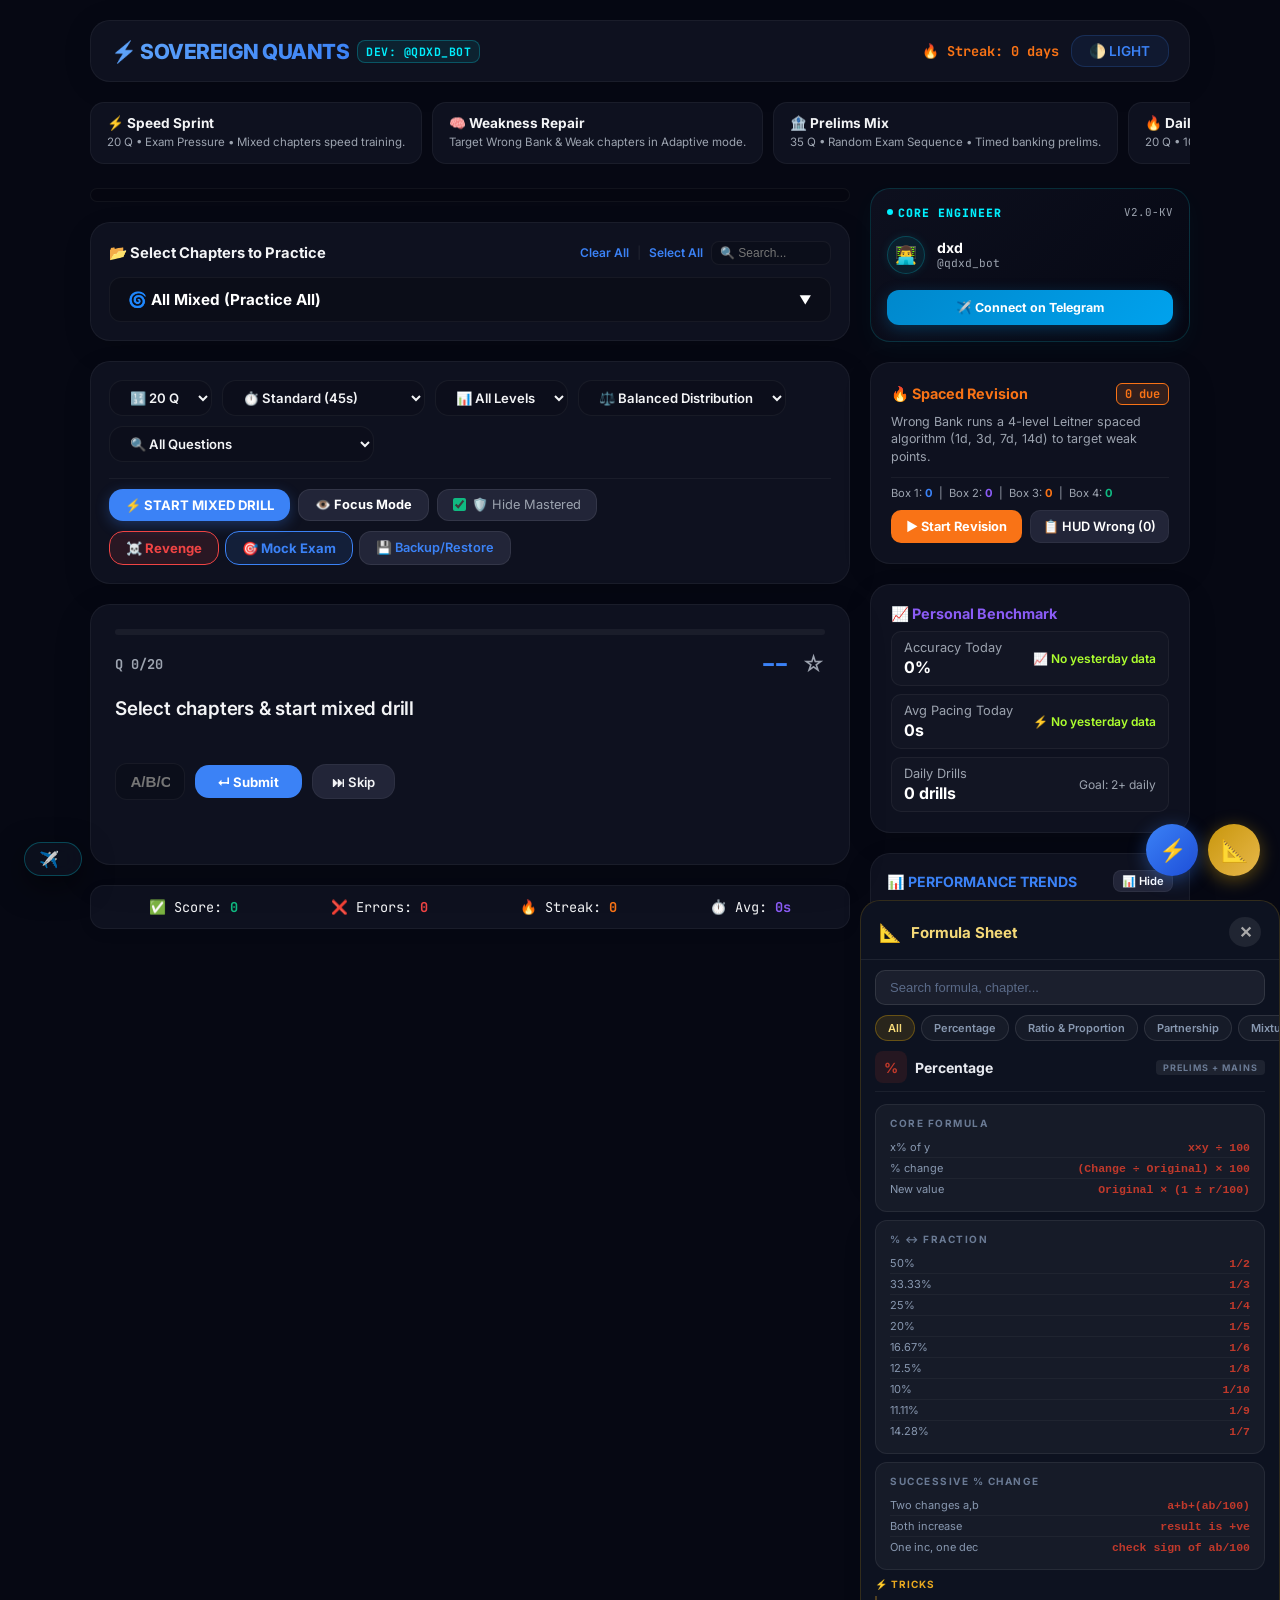
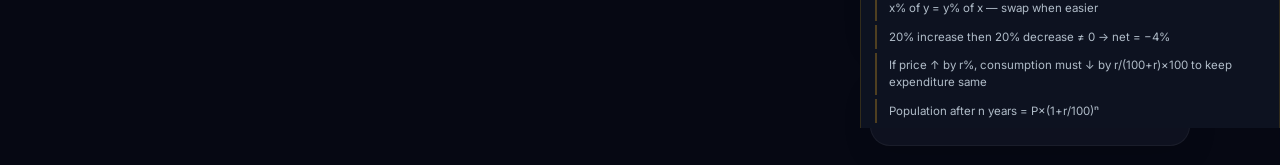
<file: v2/index.html>
<!DOCTYPE html>
<html lang="en">
<head>
    <meta charset="UTF-8">
    <meta name="viewport" content="width=device-width, initial-scale=1.0">
    <title>QUANTS DRILL | SBI PO Chapter-wise Speed Test</title>
    <link href="https://fonts.googleapis.com/css2?family=Inter:wght@400;500;600;700;800&family=JetBrains+Mono:wght@400;500;700&display=swap" rel="stylesheet">
    <link rel="manifest" href="manifest.json">
    <link rel="icon" type="image/x-icon" href="./favicon.ico">
    <link rel="stylesheet" href="./formula-panel.css">
    <!-- Formula Sheet Scripts -->
    <script src="./formulas.js"></script>
    <script src="./formula-panel.js"></script>
    <style>
        :root {
            --bg-primary: #060813;
            --bg-secondary: #0e111f;
            --border-color: rgba(255, 255, 255, 0.05);
            --accent-blue: #3b82f6;
            --accent-blue-hover: #2563eb;
            --accent-green: #10b981;
            --accent-orange: #f97316;
            --accent-purple: #8b5cf6;
            --accent-red: #ef4444;
            --text-primary: #f3f4f6;
            --text-secondary: #9ca3af;
            --card-radius: 20px;
            --btn-radius: 14px;
            --chip-radius: 10px;
        }

        body.light-mode {
            --bg-primary: #f8fafc;
            --bg-secondary: #ffffff;
            --border-color: rgba(0, 0, 0, 0.08);
            --accent-blue: #2563eb;
            --accent-blue-hover: #1d4ed8;
            --accent-green: #059669;
            --accent-orange: #ea580c;
            --accent-purple: #7c3aed;
            --accent-red: #dc2626;
            --text-primary: #1e293b;
            --text-secondary: #64748b;
        }

        * { margin: 0; padding: 0; box-sizing: border-box; }
        
        body {
            font-family: 'Inter', sans-serif;
            background: var(--bg-primary);
            color: var(--text-primary);
            min-height: 100vh;
            display: flex;
            justify-content: center;
            padding: 20px 10px;
            transition: background 0.3s, color 0.3s;
            overflow-x: hidden;
        }
        
        .app-container {
            width: 100%;
            max-width: 1100px;
            display: flex;
            flex-direction: column;
            gap: 20px;
        }

        /* Layout Grid */
        .layout-columns {
            display: flex;
            gap: 20px;
            width: 100%;
            align-items: flex-start;
        }

        .main-content {
            flex: 1;
            min-width: 0;
            display: flex;
            flex-direction: column;
            gap: 20px;
        }

        .side-content {
            width: 320px;
            display: flex;
            flex-direction: column;
            gap: 20px;
            flex-shrink: 0;
            transition: all 0.3s ease;
        }

        @media (max-width: 960px) {
            .layout-columns {
                flex-direction: column;
            }
            .side-content {
                width: 100%;
            }
        }

        /* Header */
        .header {
            display: flex;
            justify-content: space-between;
            align-items: center;
            background: var(--bg-secondary);
            border: 1px solid var(--border-color);
            border-radius: var(--card-radius);
            padding: 14px 20px;
            box-shadow: 0 4px 30px rgba(0,0,0,0.1);
        }

        .logo {
            font-size: 1.3rem;
            font-weight: 800;
            background: linear-gradient(135deg, #60a5fa, #3b82f6);
            -webkit-background-clip: text;
            -webkit-text-fill-color: transparent;
            background-clip: text;
            letter-spacing: -0.5px;
        }

        .mode-toggle {
            background: rgba(59, 130, 246, 0.08);
            border: 1px solid rgba(59, 130, 246, 0.2);
            color: var(--accent-blue);
            padding: 0.45rem 1.1rem;
            border-radius: var(--btn-radius);
            font-weight: 600;
            font-size: 0.85rem;
            cursor: pointer;
            transition: 0.2s;
        }
        
        .mode-toggle:hover {
            background: rgba(59, 130, 246, 0.15);
        }

        /* Premium Cards */
        .card {
            background: var(--bg-secondary);
            border: 1px solid var(--border-color);
            border-radius: var(--card-radius);
            padding: 20px;
            box-shadow: 0 10px 30px rgba(0,0,0,0.1);
            transition: background 0.3s, border-color 0.3s;
        }

        /* Tabs Container */
        .tabs-container {
            display: flex;
            flex-wrap: wrap;
            gap: 6px;
            background: rgba(0, 0, 0, 0.15);
            padding: 6px;
            border-radius: var(--chip-radius);
            border: 1px solid var(--border-color);
        }

        .category-tab {
            background: transparent;
            border: none;
            color: var(--text-secondary);
            font-weight: 600;
            font-size: 0.82rem;
            padding: 0.45rem 0.9rem;
            border-radius: var(--chip-radius);
            cursor: pointer;
            transition: 0.2s;
        }
        
        .category-tab:hover {
            color: var(--text-primary);
            background: rgba(255,255,255,0.02);
        }

        .category-tab.active {
            background: var(--accent-blue);
            color: white;
            box-shadow: 0 4px 12px rgba(59, 130, 246, 0.2);
        }

        /* Presets Grid */
        .presets-row {
            display: flex;
            gap: 10px;
            overflow-x: auto;
            padding-bottom: 4px;
            scrollbar-width: none;
            cursor: grab;
            user-select: none;
        }
        .presets-row:active {
            cursor: grabbing;
        }
        .presets-row::-webkit-scrollbar {
            display: none;
        }

        .preset-card {
            background: var(--bg-secondary);
            border: 1px solid var(--border-color);
            border-radius: var(--btn-radius);
            padding: 12px 16px;
            min-width: 175px;
            flex: 1 0 auto;
            cursor: pointer;
            transition: all 0.2s cubic-bezier(0.4, 0, 0.2, 1);
            display: flex;
            flex-direction: column;
            gap: 4px;
        }

        .preset-card:hover {
            transform: translateY(-2px);
            border-color: var(--accent-blue);
            box-shadow: 0 8px 20px rgba(0,0,0,0.15);
        }

        .preset-card-title {
            font-size: 0.85rem;
            font-weight: 700;
            color: var(--text-primary);
        }

        .preset-card-desc {
            font-size: 0.72rem;
            color: var(--text-secondary);
            line-height: 1.35;
        }

        /* Controls / Selects */
        .controls-row {
            display: flex;
            flex-wrap: wrap;
            gap: 10px;
            align-items: center;
        }

        select, .control-btn, button {
            background: rgba(0,0,0,0.12);
            border: 1px solid var(--border-color);
            color: var(--text-primary);
            padding: 0.5rem 1rem;
            border-radius: var(--btn-radius);
            font-family: inherit;
            font-weight: 600;
            font-size: 0.82rem;
            outline: none;
            cursor: pointer;
            transition: 0.2s;
        }
        
        select:hover, .control-btn:hover {
            border-color: var(--accent-blue);
            background: rgba(255,255,255,0.02);
        }

        .start-btn {
            background: var(--accent-blue);
            color: #fff;
            font-weight: 700;
            border: none;
            box-shadow: 0 4px 14px rgba(59, 130, 246, 0.3);
        }
        
        .start-btn:hover {
            background: var(--accent-blue-hover);
            box-shadow: 0 6px 20px rgba(59, 130, 246, 0.4);
        }

        /* Option Tiles (thumb UX optimized) */
        .options-grid {
            display: flex;
            flex-direction: column;
            gap: 10px;
            margin: 16px 0;
        }

        .option-item {
            background: rgba(0, 0, 0, 0.12);
            padding: 14px 20px;
            border-radius: var(--btn-radius);
            border: 1px solid var(--border-color);
            font-size: 0.92rem;
            font-weight: 500;
            cursor: pointer;
            transition: all 0.15s ease;
            min-height: 52px;
            display: flex;
            align-items: center;
        }

        .option-item:hover {
            background: rgba(59, 130, 246, 0.05);
            border-color: rgba(59, 130, 246, 0.3);
            transform: translateX(2px);
        }

        .option-item.selected {
            background: rgba(59, 130, 246, 0.15);
            border-color: var(--accent-blue);
            box-shadow: 0 0 14px rgba(59, 130, 246, 0.2);
            color: #fff;
        }

        /* Hero Question Card */
        .drill-arena {
            background: var(--bg-secondary);
            border-radius: var(--card-radius);
            padding: 24px;
            border: 1px solid var(--border-color);
            box-shadow: 0 12px 40px rgba(0,0,0,0.12);
            position: relative;
            transition: all 0.3s;
        }

        .question-text {
            font-size: 1.18rem;
            font-weight: 600;
            line-height: 1.5;
            margin-top: 14px;
            margin-bottom: 20px;
            letter-spacing: -0.2px;
        }

        /* Custom Chapter Checklist */
        .chapter-checklist-card {
            background: var(--bg-secondary);
            border: 1px solid var(--border-color);
            border-radius: var(--card-radius);
            padding: 20px;
            transition: all 0.3s;
        }

        .chapters-list {
            display: grid;
            grid-template-columns: repeat(auto-fill, minmax(180px, 1fr));
            gap: 10px;
            max-height: 160px;
            overflow-y: auto;
            padding: 8px;
            border-radius: var(--chip-radius);
            border: 1px solid var(--border-color);
            background: rgba(0,0,0,0.12);
        }

        .chapter-checkbox-item {
            display: flex;
            align-items: center;
            gap: 8px;
            font-size: 0.82rem;
            font-weight: 550;
            cursor: pointer;
            padding: 6px;
            border-radius: 6px;
            transition: background 0.2s;
            user-select: none;
        }

        .chapter-checkbox-item:hover {
            background: rgba(255,255,255,0.02);
        }

        .popdown-item:hover {
            background: rgba(255, 255, 255, 0.05) !important;
        }
        .popdown-item.active {
            background: rgba(59, 130, 246, 0.12) !important;
        }
        .popdown-item.active span {
            color: #fff !important;
        }

        .chapter-checkbox-item input[type="checkbox"] {
            accent-color: var(--accent-blue);
            cursor: pointer;
            width: 14px;
            height: 14px;
        }

        /* Timer display */
        .timer-circle {
            font-family: 'JetBrains Mono', monospace;
            font-size: 1.6rem;
            font-weight: 700;
            color: var(--accent-blue);
        }

        /* Streaks bar & stats */
        .stats-bar {
            display: flex;
            justify-content: space-around;
            background: var(--bg-secondary);
            border: 1px solid var(--border-color);
            padding: 12px;
            border-radius: var(--btn-radius);
            font-family: 'JetBrains Mono', monospace;
            font-size: 0.85rem;
            box-shadow: 0 4px 15px rgba(0,0,0,0.05);
        }

        /* Focus Mode Immersive View */
        body.focus-mode-active .header,
        body.focus-mode-active #dashboardSection,
        body.focus-mode-active #telemetrySection,
        body.focus-mode-active #smartStartBanner,
        body.focus-mode-active #categoryTabs,
        body.focus-mode-active #presetsPanel,
        body.focus-mode-active #settingsControls,
        body.focus-mode-active #multiChapterConfigCard,
        body.focus-mode-active .side-content,
        body.focus-mode-active .stats-bar {
            display: none !important;
        }
        body.focus-mode-active .app-container {
            max-width: 800px;
            justify-content: center;
            margin-top: 5vh;
        }
        body.focus-mode-active .main-content {
            width: 100% !important;
        }

        .bookmark-star {
            cursor: pointer;
            font-size: 1.5rem;
            color: var(--text-secondary);
            user-select: none;
            transition: all 0.2s;
        }
        .bookmark-star.active {
            color: #ff9800;
            text-shadow: 0 0 10px rgba(255, 152, 0, 0.4);
        }

        #feedbackMsg {
            margin-top: 8px;
            font-weight: bold;
            min-height: 22px;
            font-size: 0.9rem;
        }

        #resultsPanel {
            display: none;
            background: var(--bg-secondary);
            border-radius: var(--card-radius);
            border: 1px solid var(--border-color);
            padding: 24px;
            box-shadow: 0 10px 30px rgba(0,0,0,0.12);
        }

        .progress-bar-container {
            width: 100%;
            height: 6px;
            background: rgba(255,255,255,0.05);
            border-radius: 10px;
            margin-bottom: 4px;
            overflow: hidden;
        }
        .progress-bar-fill {
            height: 100%;
            background: linear-gradient(90deg, var(--accent-blue), var(--accent-purple));
            border-radius: 10px;
            transition: width 0.3s ease;
        }
        .pause-btn {
            background: var(--accent-orange) !important;
            color: #fff !important;
            border: none !important;
        }
        .source-link {
            color: var(--accent-blue);
            cursor: pointer;
            text-decoration: none;
            font-size: 0.8rem;
            font-weight: 500;
        }
        .source-link:hover {
            text-decoration: underline;
        }
        #dailyStreakDisplay {
            font-size: 0.85rem;
            color: var(--accent-orange);
            font-family: 'JetBrains Mono', monospace;
            font-weight: 700;
        }
        .weak-badge {
            display: inline-block;
            background: rgba(239, 68, 68, 0.1);
            color: var(--accent-red);
            border: 1px dashed var(--accent-red);
            border-radius: var(--chip-radius);
            padding: 3px 8px;
            font-size: 0.72rem;
            font-weight: 700;
            cursor: pointer;
            margin-right: 4px;
            transition: all 0.2s;
        }
        .weak-badge:hover {
            background: var(--accent-red);
            color: #fff;
            box-shadow: 0 0 10px rgba(239, 68, 68, 0.3);
        }
        .review-card {
            background: rgba(0,0,0,0.12);
            border: 1px solid var(--border-color);
            border-radius: var(--btn-radius);
            padding: 14px;
            transition: all 0.2s;
            display: flex;
            flex-direction: column;
            gap: 6px;
            cursor: pointer;
        }
        .review-card:hover {
            background: rgba(255,255,255,0.01);
            border-color: var(--accent-blue);
        }
        .review-card.correct-card {
            border-left: 4px solid var(--accent-green);
        }
        .review-card.wrong-card {
            border-left: 4px solid var(--accent-red);
        }
        .review-card.skipped-card {
            border-left: 4px solid var(--accent-orange);
        }
        .sign-positive {
            color: var(--accent-green) !important;
            font-weight: 800;
        }
        .sign-negative {
            color: var(--accent-red) !important;
            font-weight: 800;
        }
        .memorize-deck-btn.active {
            background: var(--accent-blue) !important;
            color: #fff !important;
            border-color: var(--accent-blue) !important;
            box-shadow: 0 4px 12px rgba(59, 130, 246, 0.2);
        }
        @media (max-width: 600px) {
            .app-container {
                padding: 10px;
                gap: 15px;
            }
            .question-text {
                font-size: 1.05rem;
            }
            .tabs-container {
                gap: 4px;
            }
            .option-item {
                font-size: 0.85rem;
                padding: 12px 16px;
            }
        }
        
        .mock-history-pill {
            transition: all 0.2s cubic-bezier(0.175, 0.885, 0.32, 1.275);
            cursor: pointer;
        }
        .mock-history-pill:hover {
            transform: translateY(-2px);
            filter: brightness(1.2);
        }
        
        /* Sliding Switch CSS */
        #backupReminderToggle:checked + #reminderSlider {
            background-color: var(--accent-blue) !important;
        }
        #backupReminderToggle:checked + #reminderSlider:before {
            transform: translateX(20px);
        }
        #reminderSlider:before {
            position: absolute;
            content: "";
            height: 12px;
            width: 12px;
            left: 4px;
            bottom: 3px;
            background-color: white;
            transition: .3s;
            border-radius: 50%;
        }

        /* Telegram Credits Styles */
        .header-badge {
            background: rgba(0, 240, 255, 0.08);
            border: 1px solid rgba(0, 240, 255, 0.25);
            color: #00f0ff;
            font-family: 'JetBrains Mono', monospace;
            font-size: 0.72rem;
            font-weight: 700;
            padding: 3px 8px;
            border-radius: 8px;
            text-transform: uppercase;
            letter-spacing: 0.5px;
            transition: all 0.2s ease;
        }
        .header-badge:hover {
            background: rgba(0, 240, 255, 0.18);
            box-shadow: 0 0 10px rgba(0, 240, 255, 0.3);
            transform: translateY(-1px);
        }
        #floatingCreatorBadge {
            position: fixed;
            bottom: 24px;
            left: 24px;
            background: rgba(14, 17, 31, 0.85);
            border: 1px solid rgba(0, 240, 255, 0.25);
            border-radius: 30px;
            padding: 8px 14px;
            display: flex;
            align-items: center;
            gap: 8px;
            text-decoration: none;
            color: #00f0ff;
            font-family: 'Inter', sans-serif;
            font-size: 0.78rem;
            font-weight: 700;
            box-shadow: 0 10px 30px rgba(0, 0, 0, 0.5);
            backdrop-filter: blur(12px);
            -webkit-backdrop-filter: blur(12px);
            z-index: 9999;
            transition: all 0.3s cubic-bezier(0.175, 0.885, 0.32, 1.275);
        }
        #floatingCreatorBadge:hover {
            background: rgba(0, 240, 255, 0.1);
            border-color: #00f0ff;
            box-shadow: 0 0 15px rgba(0, 240, 255, 0.4);
            transform: translateY(-3px) scale(1.03);
        }
        #floatingCreatorBadge .floating-text {
            max-width: 0;
            opacity: 0;
            overflow: hidden;
            white-space: nowrap;
            transition: max-width 0.3s ease, opacity 0.3s ease;
        }
        #floatingCreatorBadge:hover .floating-text {
            max-width: 120px;
            opacity: 1;
        }
        @keyframes pulse {
            0% { transform: scale(0.9); opacity: 0.6; box-shadow: 0 0 0 0 rgba(0, 240, 255, 0.4); }
            70% { transform: scale(1); opacity: 1; box-shadow: 0 0 0 6px rgba(0, 240, 255, 0); }
            100% { transform: scale(0.9); opacity: 0.6; box-shadow: 0 0 0 0 rgba(0, 240, 255, 0); }
        }

        /* Admin Panel Styles */
        #floatingAdminBadge {
            position: fixed;
            bottom: 80px;
            left: 24px;
            background: rgba(14, 17, 31, 0.85);
            border: 1px solid rgba(0, 240, 255, 0.25);
            border-radius: 50%;
            width: 42px;
            height: 42px;
            display: none; /* Renders via script when admin=true */
            align-items: center;
            justify-content: center;
            cursor: pointer;
            color: #00f0ff;
            font-size: 1.2rem;
            box-shadow: 0 10px 30px rgba(0, 0, 0, 0.5);
            backdrop-filter: blur(12px);
            -webkit-backdrop-filter: blur(12px);
            z-index: 9999;
            transition: all 0.3s cubic-bezier(0.175, 0.885, 0.32, 1.275);
        }
        body.light-mode #floatingAdminBadge {
            background: rgba(255, 255, 255, 0.85);
            border: 1px solid rgba(37, 99, 235, 0.25);
            color: var(--accent-blue);
        }
        #floatingAdminBadge:hover {
            background: rgba(0, 240, 255, 0.15);
            border-color: #00f0ff;
            box-shadow: 0 0 15px rgba(0, 240, 255, 0.4);
            transform: translateY(-3px) rotate(90deg);
        }
        body.light-mode #floatingAdminBadge:hover {
            background: rgba(37, 99, 235, 0.15);
            border-color: var(--accent-blue);
            box-shadow: 0 0 15px rgba(37, 99, 235, 0.3);
        }

        /* Floating Maths Drill 3 Button */
        #startBankingMathDrill3Btn {
            position: fixed;
            bottom: 24px;
            right: 82px;
            z-index: 9997;
            width: 52px;
            height: 52px;
            border-radius: 50%;
            background: linear-gradient(135deg, var(--accent-blue), #1d4ed8);
            border: none;
            cursor: pointer;
            box-shadow: 0 4px 18px rgba(59, 130, 246, 0.4);
            display: flex;
            align-items: center;
            justify-content: center;
            font-size: 22px;
            transition: transform 0.2s, box-shadow 0.2s;
        }
        #startBankingMathDrill3Btn:hover {
            transform: scale(1.1);
            box-shadow: 0 6px 24px rgba(59, 130, 246, 0.65);
        }
        #startBankingMathDrill3Btn:active {
            transform: scale(0.95);
        }
        body.light-mode #startBankingMathDrill3Btn {
            background: linear-gradient(135deg, #3b82f6, #1d4ed8);
            box-shadow: 0 4px 18px rgba(59, 130, 246, 0.3);
        }

        .admin-modal {
            display: none;
            position: fixed;
            top: 0;
            left: 0;
            width: 100%;
            height: 100%;
            background: rgba(0, 0, 0, 0.85);
            backdrop-filter: blur(8px);
            -webkit-backdrop-filter: blur(8px);
            z-index: 100000;
            align-items: center;
            justify-content: center;
            padding: 20px;
            overflow-y: auto;
        }
        .admin-modal-card {
            background: var(--bg-secondary);
            border: 1px solid var(--border-color);
            border-radius: var(--card-radius);
            padding: 28px;
            max-width: 650px;
            width: 100%;
            display: flex;
            flex-direction: column;
            gap: 16px;
            max-height: 90vh;
            overflow-y: auto;
            box-shadow: 0 20px 50px rgba(0, 0, 0, 0.6);
            position: relative;
        }
        .admin-modal-header {
            display: flex;
            justify-content: space-between;
            align-items: center;
            border-bottom: 1px solid var(--border-color);
            padding-bottom: 12px;
        }
        .admin-modal-header h3 {
            font-size: 1.2rem;
            font-weight: 700;
            color: var(--accent-blue);
            margin: 0;
        }
        .admin-modal-close {
            background: none;
            border: none;
            color: var(--text-secondary);
            font-size: 1.5rem;
            cursor: pointer;
            padding: 4px;
            line-height: 1;
            transition: color 0.2s;
        }
        .admin-modal-close:hover {
            color: var(--accent-red);
        }
        .admin-form-group {
            display: flex;
            flex-direction: column;
            gap: 6px;
        }
        .admin-form-group label {
            font-size: 0.78rem;
            color: var(--text-secondary);
            font-weight: 600;
            text-transform: uppercase;
            letter-spacing: 0.5px;
        }
        .admin-input, .admin-select, .admin-textarea {
            background: rgba(255, 255, 255, 0.03);
            border: 1px solid var(--border-color);
            border-radius: var(--chip-radius);
            padding: 10px 14px;
            color: var(--text-primary);
            font-family: inherit;
            font-size: 0.9rem;
            outline: none;
            transition: border-color 0.2s, box-shadow 0.2s;
        }
        body.light-mode .admin-input, body.light-mode .admin-select, body.light-mode .admin-textarea {
            background: rgba(0, 0, 0, 0.02);
        }
        .admin-input:focus, .admin-select:focus, .admin-textarea:focus {
            border-color: var(--accent-blue);
            box-shadow: 0 0 0 2px rgba(59, 130, 246, 0.25);
        }
        .admin-textarea {
            font-family: 'JetBrains Mono', monospace;
            font-size: 0.82rem;
            resize: vertical;
            min-height: 120px;
        }
        .admin-radio-group {
            display: flex;
            gap: 16px;
            margin-top: 4px;
        }
        .admin-radio-label {
            display: flex;
            align-items: center;
            gap: 6px;
            font-size: 0.88rem;
            cursor: pointer;
            color: var(--text-primary);
        }
        .admin-radio-label input {
            cursor: pointer;
            accent-color: var(--accent-blue);
        }
        .admin-btn {
            background: var(--accent-blue);
            color: white;
            border: none;
            border-radius: var(--btn-radius);
            padding: 12px 20px;
            font-size: 0.92rem;
            font-weight: 600;
            cursor: pointer;
            transition: background 0.2s, transform 0.1s;
            display: flex;
            align-items: center;
            justify-content: center;
            gap: 8px;
        }
        .admin-btn:hover {
            background: var(--accent-blue-hover);
        }
        .admin-btn:active {
            transform: scale(0.98);
        }
        .admin-btn-secondary {
            background: rgba(255, 255, 255, 0.05);
            border: 1px solid var(--border-color);
            color: var(--text-primary);
        }
        .admin-btn-secondary:hover {
            background: rgba(255, 255, 255, 0.08);
        }
        .admin-btn-danger {
            background: var(--accent-red);
        }
        .admin-btn-danger:hover {
            background: #b91c1c;
        }
        .admin-divider {
            height: 1px;
            background: var(--border-color);
            margin: 8px 0;
        }
        .admin-status {
            padding: 12px;
            border-radius: var(--chip-radius);
            font-size: 0.85rem;
            line-height: 1.4;
            display: none;
        }
        .admin-status.success {
            display: block;
            background: rgba(16, 185, 129, 0.1);
            border: 1px solid rgba(16, 185, 129, 0.2);
            color: var(--accent-green);
        }
        .admin-status.error {
            display: block;
            background: rgba(239, 68, 68, 0.1);
            border: 1px solid rgba(239, 68, 68, 0.2);
            color: var(--accent-red);
        }
        .admin-status.info {
            display: block;
            background: rgba(59, 130, 246, 0.1);
            border: 1px solid rgba(59, 130, 246, 0.2);
            color: var(--accent-blue);
        }
    </style>
</head>
<body>
    <div class="app-container">
        <!-- Sleek Header -->
        <div class="header">
            <div style="display:flex; align-items:center; gap:8px;">
                <div class="logo">⚡ SOVEREIGN QUANTS</div>
                <a href="https://t.me/qdxd_bot" target="_blank" class="header-badge" style="text-decoration:none;">DEV: @qdxd_bot</a>
            </div>
            <div style="display:flex;align-items:center;gap:12px;">
                <span id="dailyStreakDisplay" style="font-family:'JetBrains Mono', monospace; color:var(--accent-orange); font-weight:700;">🔥 Streak: 0 days</span>
                <button class="mode-toggle" id="darkModeToggle">🌓 LIGHT</button>
            </div>
        </div>

        <!-- Dynamic Premium Backup Reminder Banner -->
        <div id="backupReminderBanner" style="display:none; justify-content:space-between; align-items:center; background:rgba(249,115,22,0.08); border:1px solid rgba(249,115,22,0.22); border-radius:14px; padding:12px 18px; margin-bottom:14px; font-size:0.82rem; color:#fff;">
            <div style="display:flex; align-items:center; gap:8px;">
                <span style="font-size:1.1rem; vertical-align:middle; line-height:1;">⚠️</span>
                <span>You haven't backed up your study progress in 7 days. Export a backup to secure your stats.</span>
            </div>
            <div style="display:flex; gap:10px; align-items:center;">
                <button id="bannerExportBtn" style="background:var(--accent-orange); border:none; color:#fff; font-weight:700; padding:6px 14px; border-radius:8px; cursor:pointer; font-size:0.75rem;">Export Backup</button>
                <button id="bannerDismissBtn" style="background:transparent; border:1px solid rgba(255,255,255,0.15); color:var(--text-secondary); padding:6px 12px; border-radius:8px; cursor:pointer; font-size:0.75rem;">Dismiss</button>
            </div>
        </div>

        <!-- Presets Row (frictionless quick start) -->
        <div class="presets-row" id="presetsPanel">
            <div class="preset-card" id="presetSprintBtn">
                <span class="preset-card-title">⚡ Speed Sprint</span>
                <span class="preset-card-desc">20 Q • Exam Pressure • Mixed chapters speed training.</span>
            </div>
            <div class="preset-card" id="presetRepairBtn">
                <span class="preset-card-title">🧠 Weakness Repair</span>
                <span class="preset-card-desc">Target Wrong Bank & Weak chapters in Adaptive mode.</span>
            </div>
            <div class="preset-card" id="presetPrelimsBtn">
                <span class="preset-card-title">🏦 Prelims Mix</span>
                <span class="preset-card-desc">35 Q • Random Exam Sequence • Timed banking prelims.</span>
            </div>
            <div class="preset-card" id="presetDailyBtn">
                <span class="preset-card-title">🔥 Daily Warmup</span>
                <span class="preset-card-desc">20 Q • 10 Easy + 10 Medium mixed chapters warmup.</span>
            </div>
            <div class="preset-card" id="presetRevisionBtn">
                <span class="preset-card-title">📚 Revision Due</span>
                <span class="preset-card-desc">Review due Spaced Repetition Wrong Bank questions only.</span>
            </div>
        </div>



        <!-- Layout Split Columns -->
        <div class="layout-columns">
            <div class="main-content">
                <!-- Nav category tabs -->
                <div class="tabs-container" id="categoryTabs"></div>

                <!-- Custom Multi-Chapter Selection settings panel -->
                <!-- Premium Custom Chapter Popdown Selector -->
                <div class="popdown-container card" id="chapterPopdownContainer" style="padding: 18px;">
                    <h3 style="font-size:0.92rem; font-weight:700; margin-bottom:12px; display:flex; justify-content:space-between; align-items:center; flex-wrap:wrap; gap:8px;">
                        <span>📂 Select Chapters to Practice</span>
                        <div style="display:flex; gap:8px; align-items:center;">
                            <button id="clearAllChaptersBtn" style="background:none; border:none; color:var(--accent-blue); font-size:0.75rem; cursor:pointer; font-weight:600; padding:0; transition:color 0.2s;" onmouseover="this.style.color='#fff'" onmouseout="this.style.color='var(--accent-blue)'">Clear All</button>
                            <span style="color:var(--border-color); font-size:0.75rem;">|</span>
                            <button id="selectAllChaptersBtn" style="background:none; border:none; color:var(--accent-blue); font-size:0.75rem; cursor:pointer; font-weight:600; padding:0; transition:color 0.2s;" onmouseover="this.style.color='#fff'" onmouseout="this.style.color='var(--accent-blue)'">Select All</button>
                            <input type="text" id="chapterSearchInput" placeholder="🔍 Search..." style="background:rgba(0,0,0,0.15); border:1px solid var(--border-color); color:#fff; padding:4px 8px; border-radius:8px; font-size:0.75rem; outline:none; max-width:120px;">
                        </div>
                    </h3>
                    <div class="custom-popdown" id="chapterPopdown" style="position: relative; width: 100%;">
                        <button id="popdownTriggerBtn" class="popdown-trigger" style="display: flex; justify-content: space-between; align-items: center; width: 100%; padding: 12px 18px; background: rgba(0, 0, 0, 0.2); border: 1px solid var(--border-color); border-radius: 12px; color: #fff; font-size: 0.95rem; font-weight: 700; cursor: pointer; transition: all 0.2s;">
                            <span id="popdownSelectedLabel" style="display: flex; align-items: center; gap: 8px;">🌀 All Mixed (Practice All)</span>
                            <span id="popdownArrow" style="transition: transform 0.2s; font-size: 0.75rem;">▼</span>
                        </button>
                        <div id="popdownMenu" class="popdown-menu" style="display: none; position: absolute; top: calc(100% + 6px); left: 0; width: 100%; background: #0e111f; border: 1px solid var(--border-color); border-radius: 12px; box-shadow: 0 10px 30px rgba(0,0,0,0.5); z-index: 999; max-height: 320px; overflow-y: auto; padding: 8px; flex-direction: column; gap: 4px;">
                            <!-- Dynamic items with checkboxes and emojis injected here -->
                        </div>
                    </div>
                </div>

                <!-- Setup parameters configurations -->
                <div class="controls card" id="settingsControls" style="display:flex; flex-direction:column; gap:16px; padding:18px;">
                    <div style="display:flex; flex-wrap:wrap; gap:10px; align-items:center; width:100%;">
                        <select id="questionCountSelect">
                            <option value="10">🔢 10 Q</option>
                            <option value="20" selected>🔢 20 Q</option>
                            <option value="30">🔢 30 Q</option>
                            <option value="50">🔢 50 Q</option>
                            <option value="all">🔢 All Q</option>
                        </select>

                        <!-- Timer presets (Time Pressure Trainer) -->
                        <select id="timerPresetSelect">
                            <option value="relaxed">⏳ Relaxed (60s)</option>
                            <option value="standard" selected>⏱️ Standard (45s)</option>
                            <option value="pressure">🎯 Exam Pressure (35s)</option>
                            <option value="panic">🚨 Panic Mode (20s)</option>
                            <option value="none">∞ No Timer</option>
                            <option value="custom">⚙️ Custom</option>
                        </select>
                        <input type="number" id="customTimerInput" placeholder="Sec" min="5" max="600" style="display:none; width:65px; padding:0.4rem; background:rgba(0,0,0,0.15); border:1px solid var(--border-color); color:#fff; border-radius:10px; text-align:center;">

                        <select id="difficultySelect">
                            <option value="all">📊 All Levels</option>
                            <option value="easy">🟢 Easy</option>
                            <option value="medium">🟡 Medium</option>
                            <option value="hard">🔴 Hard</option>
                        </select>
                        
                        <select id="distributionModeSelect">
                            <option value="balanced" selected>⚖️ Balanced Distribution</option>
                            <option value="random">🎲 Random Exam Mix</option>
                            <option value="adaptive">📈 Adaptive Weighting</option>
                        </select>

                        <select id="practiceFilterSelect">
                            <option value="all" selected>🔍 All Questions</option>
                            <option value="new">🌱 New Only (0 Solved)</option>
                            <option value="unsolved">🆕 Unsolved Only</option>
                            <option value="recent">⏱️ Recently Added</option>
                            <option value="weak">💔 Weak Questions (&lt;70%)</option>
                            <option value="wrong">⚠️ Wrong Bank</option>
                            <option value="mixed">🧬 Mixed (70% New / 30% Weak)</option>
                        </select>

                        <select id="modeSelect" style="display:none;">
                            <option value="practice">📝 Practice Mode</option>
                            <option value="review">🔄 Review Wrong Only</option>
                        </select>
                    </div>

                    <div style="display:flex; justify-content:space-between; align-items:center; flex-wrap:wrap; gap:10px; padding-top:10px; border-top:1px solid var(--border-color);">
                        <div style="display:flex; gap:8px; align-items:center; flex-wrap:wrap;">
                            <button class="start-btn" id="startDrillBtn" style="background:var(--accent-blue); color:#fff; border:none; box-shadow: 0 4px 14px rgba(59,130,246,0.3); font-weight:700;">▶ START MIXED DRILL</button>
                            <button id="focusModeToggleBtn" style="background:#222538; border:1px solid rgba(255,255,255,0.08); border-radius:12px; color:#fff; font-weight:700; font-size:0.8rem; padding:0.45rem 1rem; cursor:pointer; transition:0.2s;">👁️ Focus Mode</button>
                            <label style="display:flex; align-items:center; gap:6px; font-size:0.8rem; color:var(--text-secondary); cursor:pointer; background:#222538; border:1px solid rgba(255,255,255,0.08); padding:0.45rem 0.95rem; border-radius:12px; transition:0.2s; user-select:none;">
                                <input type="checkbox" id="hideMasteredToggle" checked style="accent-color:var(--accent-green); cursor:pointer;">
                                <span>🛡️ Hide Mastered</span>
                            </label>
                        </div>
                        <div style="display:flex; gap:6px;">
                            <button id="revengeBtn" style="background:rgba(239, 68, 68, 0.12); border:1px solid var(--accent-red); color:var(--accent-red); font-weight:700; cursor:pointer;">☠️ Revenge</button>
                            <button id="mockExamBtn" style="background:rgba(59, 130, 246, 0.12); border:1px solid var(--accent-blue); color:var(--accent-blue); font-weight:700; cursor:pointer;">🎯 Mock Exam</button>
                            <button id="backupRestoreBtn" style="background:#222538; border:1px solid rgba(255,255,255,0.08); border-radius:12px; color:var(--accent-blue); font-size:0.8rem; font-weight:600; padding:0.45rem 1rem; cursor:pointer;">💾 Backup/Restore</button>
                        </div>
                    </div>
                </div>

                <!-- Hero Question Arena (Question card priority) -->
                <div class="drill-arena" id="drillArena">
                    <!-- Progress emphasis -->
                    <div class="progress-bar-container" style="width:100%; height:6px; background:rgba(255,255,255,0.05); border-radius:10px; margin-bottom:12px; overflow:hidden;">
                        <div class="progress-bar-fill" id="progressBar" style="height:100%; width:0%; background:linear-gradient(90deg, var(--accent-blue), var(--accent-purple)); border-radius:10px; transition:width 0.3s ease;"></div>
                    </div>
                    
                    <div id="drillContentWrapper">
                        <div style="display:flex; justify-content:space-between; align-items:center; flex-wrap:wrap; gap:10px; margin-bottom: 8px;">
                            <span id="questionCounter" style="font-family:'JetBrains Mono', monospace; font-size:0.85rem; color:var(--text-secondary); font-weight:700;">Q 0/20</span>
                            
                            <!-- Premium Inline Question Actions Bar -->
                            <div id="questionActionToolbar" style="display:none; gap:6px; align-items:center; background:rgba(0,0,0,0.25); border:1px solid rgba(255,255,255,0.06); padding:4px 8px; border-radius:10px;">
                                <button id="editQuestionBtn" title="Edit Question" style="background:transparent; border:none; color:var(--accent-blue); cursor:pointer; font-size:0.75rem; font-weight:600; display:flex; align-items:center; gap:3px; transition:0.2s; padding:2px 6px;">✏️ Edit</button>
                                <span style="width:1px; height:12px; background:rgba(255,255,255,0.15);"></span>
                                <button id="archiveQuestionBtn" title="Archive Question (Soft Delete)" style="background:transparent; border:none; color:var(--accent-purple); cursor:pointer; font-size:0.75rem; font-weight:600; display:flex; align-items:center; gap:3px; transition:0.2s; padding:2px 6px;">📦 Archive</button>
                                <span style="width:1px; height:12px; background:rgba(255,255,255,0.15);"></span>
                                <button id="deleteQuestionBtn" title="Permanently Delete Question" style="background:transparent; border:none; color:var(--accent-red); cursor:pointer; font-size:0.75rem; font-weight:600; display:flex; align-items:center; gap:3px; transition:0.2s; padding:2px 6px;">❌ Delete</button>
                            </div>

                            <div style="display:flex; align-items:center; gap:12px;">
                                <span id="timerDisplay" class="timer-circle">--</span>
                                <span id="bookmarkIcon" class="bookmark-star" style="cursor:pointer; font-size:1.4rem; color:var(--text-secondary); user-select:none; transition:0.2s;">☆</span>
                            </div>
                        </div>
                        <div class="question-text" id="questionText">Select chapters & start mixed drill</div>
                        <div class="options-grid" id="optionsContainer"></div>
                        
                        <!-- Mobile-thumb optimized sticky controls bar / compact bottom controls -->
                        <div class="input-area" style="display:flex; gap:10px; align-items:center; margin-top:20px; flex-wrap:wrap;">
                            <input type="text" id="answerInput" placeholder="A/B/C/D/E" maxlength="1" autocomplete="off" style="background:rgba(0,0,0,0.15); border:1px solid var(--border-color); color:#fff; padding:0.55rem 0.9rem; border-radius:12px; width:70px; font-weight:bold; text-align:center; font-size:0.95rem;">
                            <button id="submitAnswerBtn" style="background:var(--accent-blue); border:none; padding:0.55rem 1.4rem; border-radius:14px; font-weight:bold; color:#fff; cursor:pointer;">↵ Submit</button>
                            <button id="skipBtn" style="background:#222538; border:1px solid var(--border-color); color:var(--text-primary); border-radius:14px; padding:0.55rem 1.2rem; cursor:pointer;">⏭ Skip</button>
                            <button id="pauseBtn" class="pause-btn" style="display:none; padding:0.55rem 1rem; border-radius:14px; cursor:pointer;">⏸ Pause</button>
                            <button id="exitFocusBtn" style="display:none; background:rgba(239, 68, 68, 0.1); border:1px solid var(--accent-red); color:var(--accent-red); border-radius:14px; padding:0.55rem 1rem; cursor:pointer; font-size:0.8rem; font-weight:700;">👁️ Exit Focus (F)</button>
                        </div>
                        <div id="feedbackMsg" style="margin-top:12px; font-weight:700; min-height:22px; font-size:0.9rem;"></div>
                        <div style="margin-top:6px;">
                            <span class="source-link" id="sourceLink" style="display:none; font-size:0.75rem; color:var(--text-secondary);"></span>
                        </div>
                    </div>
                    
                    <div id="mockLaunchWrapper" style="display:none;"></div>
                    
                    <!-- Reflex Shortcut Popup alert overlay -->
                    <div id="signShortcutAlert" style="display:none; position:absolute; top:50%; left:50%; transform:translate(-50%, -50%); background:var(--bg-secondary); border:2px solid var(--accent-green); border-radius:20px; padding:20px 24px; text-align:center; z-index:100; box-shadow:0 10px 40px rgba(0,0,0,0.4); pointer-events:none; transition:all 0.3s; width:80%; max-width:320px;">
                        <div style="font-size:2.2rem; margin-bottom:5px;">⚡</div>
                        <div style="font-family:inherit; font-size:1.15rem; font-weight:800; color:var(--accent-green); letter-spacing:0.5px; text-transform:uppercase;">SIGN SHORTCUT ACQUIRED!</div>
                        <div style="font-size:0.78rem; color:var(--text-secondary); margin-top:5px;">Reflex Sign Rule comparison completed in &lt; 3s (+20 reflex points)</div>
                    </div>
                </div>

                <!-- Minimal live scores HUD -->
                <div class="stats-bar">
                    <span>✅ Score: <strong id="liveScore" style="color:var(--accent-green)">0</strong></span>
                    <span>❌ Errors: <strong id="liveWrong" style="color:var(--accent-red)">0</strong></span>
                    <span>🔥 Streak: <strong id="liveStreak" style="color:var(--accent-orange)">0</strong></span>
                    <span>⏱️ Avg: <strong id="liveAvgTime" style="color:var(--accent-purple)">0s</strong></span>
                </div>
            </div>

            <div class="side-content" id="sidebarPanel">
                <!-- Creator Profile Card -->
                <div class="card creator-card" style="display: flex; flex-direction: column; gap: 12px; border: 1px solid rgba(0, 240, 255, 0.15); box-shadow: 0 8px 25px rgba(0, 240, 255, 0.03); background: linear-gradient(135deg, rgba(14, 17, 31, 0.95), rgba(6, 8, 19, 0.95)); border-radius: var(--card-radius); padding: 16px;">
                    <div style="display: flex; justify-content: space-between; align-items: center;">
                        <span style="font-size: 0.72rem; font-weight: 800; color: #00f0ff; letter-spacing: 1px; font-family: 'JetBrains Mono', monospace; text-transform: uppercase; display: flex; align-items: center; gap: 5px;">
                            <span style="width: 6px; height: 6px; background: #00f0ff; border-radius: 50%; display: inline-block; animation: pulse 1.8s infinite;"></span> Core Engineer
                        </span>
                        <span style="font-size: 0.68rem; color: var(--text-secondary); font-family: 'JetBrains Mono', monospace;">V2.0-KV</span>
                    </div>
                    <div style="display: flex; align-items: center; gap: 12px; padding: 4px 0;">
                        <div style="width: 38px; height: 38px; background: rgba(0, 240, 255, 0.08); border: 1px solid rgba(0, 240, 255, 0.2); border-radius: 50%; display: flex; align-items: center; justify-content: center; font-size: 1.1rem; color: #00f0ff; box-shadow: 0 0 10px rgba(0, 240, 255, 0.1);">
                            👨‍💻
                        </div>
                        <div style="display: flex; flex-direction: column;">
                            <span style="font-size: 0.88rem; font-weight: 700; color: #fff;">dxd</span>
                            <span style="font-size: 0.7rem; color: var(--text-secondary); font-family: 'JetBrains Mono', monospace;">@qdxd_bot</span>
                        </div>
                    </div>
                    <a href="https://t.me/qdxd_bot" target="_blank" style="text-decoration: none; width: 100%;">
                        <button style="width: 100%; display: flex; align-items: center; justify-content: center; gap: 8px; background: linear-gradient(135deg, #0088cc, #00a2ed); color: #fff; border: none; padding: 10px; border-radius: 12px; font-weight: 700; font-size: 0.78rem; cursor: pointer; transition: all 0.2s ease; box-shadow: 0 4px 15px rgba(0, 136, 204, 0.3);" onmouseover="this.style.transform='translateY(-2px)'; this.style.boxShadow='0 6px 20px rgba(0, 136, 204, 0.5)'; this.style.filter='brightness(1.1)';" onmouseout="this.style.transform='none'; this.style.boxShadow='0 4px 15px rgba(0, 136, 204, 0.3)'; this.style.filter='none';">
                            ✈️ Connect on Telegram
                        </button>
                    </a>
                </div>

                <!-- Spaced Revision Wrong Bank widget -->
                <div class="card" id="spacedRevisionCard">
                    <div style="display:flex; justify-content:space-between; align-items:center; margin-bottom:8px;">
                        <span style="font-size:0.9rem; font-weight:700; color:var(--accent-orange); display:flex; align-items:center; gap:6px;">🔥 Spaced Revision</span>
                        <span class="badge" id="dueTodayBadge" style="background:rgba(249,115,22,0.15); color:var(--accent-orange); border:1px solid var(--accent-orange); padding:2px 8px; border-radius:6px; font-size:0.75rem; font-family:'JetBrains Mono'; font-weight:700;">0 due</span>
                    </div>
                    <p style="font-size:0.78rem; color:var(--text-secondary); line-height:1.4; margin-bottom:12px;">Wrong Bank runs a 4-level Leitner spaced algorithm (1d, 3d, 7d, 14d) to target weak points.</p>
                    <div style="display:flex; gap:6px; margin-bottom:10px; font-size:0.7rem; color:var(--text-secondary); border-top:1px solid var(--border-color); padding-top:8px;">
                        <span>Box 1: <strong id="srBox1Count" style="color:var(--accent-blue);">0</strong></span> | 
                        <span>Box 2: <strong id="srBox2Count" style="color:var(--accent-purple);">0</strong></span> | 
                        <span>Box 3: <strong id="srBox3Count" style="color:var(--accent-orange);">0</strong></span> | 
                        <span>Box 4: <strong id="srBox4Count" style="color:var(--accent-green);">0</strong></span>
                    </div>
                    <div style="display:flex; gap:8px;">
                        <button id="startSpacedRevisionBtn" style="flex:1; background:var(--accent-orange); color:#fff; border:none; padding:8px; border-radius:10px; font-size:0.8rem; font-weight:700; cursor:pointer;">▶ Start Revision</button>
                        <button id="reviewWrongBankBtn" style="background:#222538; color:#fff; border:1px solid var(--border-color); padding:8px 12px; border-radius:10px; font-size:0.8rem; font-weight:600; cursor:pointer;">📋 HUD Wrong (<span id="wrongTotal">0</span>)</button>
                    </div>
                </div>

                <!-- Personal Benchmarking widget (You vs Yesterday) -->
                <div class="card" id="yesterdayBenchmarkCard">
                    <div style="font-size:0.9rem; font-weight:700; color:var(--accent-purple); margin-bottom:8px; display:flex; align-items:center; gap:6px;">📈 Personal Benchmark</div>
                    <div style="display:flex; flex-direction:column; gap:8px;" id="benchmarkMetricsContainer">
                        <!-- Loaded dynamically -->
                    </div>
                </div>

                <!-- Telemetry section toggleable drawer -->
                <div class="card" id="telemetrySection" style="padding:16px; display:flex; flex-direction:column; gap:12px;">
                    <div style="font-weight:700; font-size:0.88rem; color:var(--accent-blue); display:flex; justify-content:space-between; align-items:center;">
                        <span>📊 PERFORMANCE TRENDS</span>
                        <button id="telemetryToggleBtn" style="background:#222538; color:#fff; border:1px solid var(--border-color); border-radius:8px; padding:3px 8px; font-size:0.7rem; font-weight:600; cursor:pointer;">📊 Hide</button>
                    </div>
                    <div id="telemetryDrawerContent" style="display:flex; flex-direction:column; gap:12px;">
                        <div style="background:rgba(0,0,0,0.2); border-radius:10px; padding:8px; position:relative;">
                            <div style="font-size:0.68rem; color:var(--accent-green); font-weight:700; margin-bottom:4px;">📈 Accuracy Trend (Last 10)</div>
                            <svg id="accuracyChart" viewBox="0 0 300 100" style="width:100%; height:90px; display:block; overflow:visible;"></svg>
                        </div>
                        <div style="background:rgba(0,0,0,0.2); border-radius:10px; padding:8px; position:relative;">
                            <div style="font-size:0.68rem; color:var(--accent-blue); font-weight:700; margin-bottom:4px;">⏱️ Response Speed (Last 10)</div>
                            <svg id="speedChart" viewBox="0 0 300 100" style="width:100%; height:90px; display:block; overflow:visible;"></svg>
                        </div>
                    </div>
                </div>

                <!-- Premium Storage & Backup Card Section -->
                <div class="card" id="storageBackupPanel" style="padding: 16px; display: flex; flex-direction: column; gap: 12px; margin-top: 14px;">
                    <h3 style="font-size: 0.88rem; font-weight: 700; color: var(--accent-blue); display: flex; align-items: center; gap: 6px; margin: 0;">
                        <span>💾 STORAGE & BACKUP</span>
                    </h3>
                    
                    <div style="background: rgba(0,0,0,0.2); border-radius: 10px; padding: 12px; display: flex; flex-direction: column; gap: 8px; font-size: 0.78rem; line-height: 1.4;">
                        <div style="display: flex; justify-content: space-between; align-items: center;">
                            <span style="color: var(--text-secondary);">Current Storage:</span>
                            <span style="color: var(--accent-green); font-weight: 700; display: flex; align-items: center; gap: 4px;">
                                <span style="width: 6px; height: 6px; background: var(--accent-green); border-radius: 50%; display: inline-block;"></span> Local Device Storage
                            </span>
                        </div>
                        <div style="display: flex; justify-content: space-between; align-items: center;">
                            <span style="color: var(--text-secondary);">Last Backup:</span>
                            <span id="lastBackupTimeDisplay" style="color: #fff; font-weight: 600; font-family: 'JetBrains Mono', monospace;">Never</span>
                        </div>
                        <div style="display: flex; justify-content: space-between; align-items: center;">
                            <span style="color: var(--text-secondary);">Study Data Size:</span>
                            <span id="studyDataSizeDisplay" style="color: var(--accent-blue); font-weight: 700; font-family: 'JetBrains Mono', monospace;">0.0 KB</span>
                        </div>
                        <div style="display: flex; justify-content: space-between; align-items: center; border-top: 1px solid rgba(255,255,255,0.06); padding-top: 8px; margin-top: 4px;">
                            <span style="color: var(--text-secondary);">Backup Reminder:</span>
                            <label style="position: relative; display: inline-block; width: 40px; height: 20px;">
                                <input type="checkbox" id="backupReminderToggle" checked style="opacity: 0; width: 0; height: 0;">
                                <span style="position: absolute; cursor: pointer; top: 0; left: 0; right: 0; bottom: 0; background-color: #222538; transition: .3s; border-radius: 34px; border: 1px solid var(--border-color);" id="reminderSlider"></span>
                            </label>
                        </div>
                    </div>

                    <!-- Pre-Cache Clear Warning UX -->
                    <div style="background: rgba(239, 68, 68, 0.03); border: 1px dashed rgba(239, 68, 68, 0.2); border-radius: 10px; padding: 10px; font-size: 0.72rem; color: var(--text-secondary); line-height: 1.4;">
                        <strong style="color: var(--accent-red); display: block; margin-bottom: 3px;">⚠️ Cache Reset Warning</strong>
                        Clearing browser data will wipe your local progress. Save a copy first:
                        <ol style="margin: 4px 0 0 12px; padding: 0;">
                            <li>Click <strong>Export Progress</strong></li>
                            <li>Save <code>quants-drill-backup.json</code></li>
                            <li>Restore anytime using <strong>Import Progress</strong></li>
                        </ol>
                    </div>

                    <!-- Actions Row -->
                    <div style="display: flex; gap: 8px;">
                        <button id="directExportBtn" style="flex: 1; background: var(--accent-blue); color: #fff; border: none; padding: 8px; border-radius: 10px; font-weight: 700; font-size: 0.78rem; cursor: pointer; transition: 0.2s;">⬇ Export</button>
                        <button id="directImportBtn" style="flex: 1; background: #222538; border: 1px solid var(--border-color); color: #fff; padding: 8px; border-radius: 10px; font-weight: 700; font-size: 0.78rem; cursor: pointer; transition: 0.2s;">⬆ Import</button>
                    </div>
                    <div style="display: flex; gap: 8px; margin-top: 4px;">
                        <button id="runDiagnosticsBtn" style="flex: 1.5; background: rgba(0, 240, 255, 0.1); border: 1px solid rgba(0, 240, 255, 0.3); color: #00f0ff; padding: 8px; border-radius: 10px; font-weight: 700; font-size: 0.78rem; cursor: pointer; transition: all 0.2s; display: flex; align-items: center; justify-content: center; gap: 4px;" onmouseover="this.style.background='rgba(0, 240, 255, 0.2)'" onmouseout="this.style.background='rgba(0, 240, 255, 0.1)'">⚡ Diagnostics</button>
                        <button id="factoryResetBtn" style="flex: 1; background: rgba(239, 68, 68, 0.1); border: 1px solid rgba(239, 68, 68, 0.3); color: var(--accent-red); padding: 8px; border-radius: 10px; font-weight: 700; font-size: 0.78rem; cursor: pointer; transition: all 0.2s; display: flex; align-items: center; justify-content: center; gap: 4px;" onmouseover="this.style.background='rgba(239, 68, 68, 0.2)'" onmouseout="this.style.background='rgba(239, 68, 68, 0.1)'">🔄 Reset</button>
                    </div>
                </div>

                <!-- Collapsible Checkbox Bulk Inspector Card -->
                <div class="card" id="bulkInspectorCard" style="margin-top: 14px; padding: 16px; display: flex; flex-direction: column; gap: 12px;">
                    <h3 id="bulkInspectorHeader" style="font-size: 0.88rem; font-weight: 700; color: var(--accent-blue); display: flex; justify-content: space-between; align-items: center; margin: 0; cursor: pointer; user-select: none;">
                        <span>🔍 BATCH QUESTION INSPECTOR</span>
                        <span id="bulkInspectorToggleIcon" style="font-size:0.75rem; color:var(--text-secondary);">▼ Expand</span>
                    </h3>
                    
                    <div id="bulkInspectorContent" style="display: none; flex-direction: column; gap: 12px; border-top: 1px solid rgba(255,255,255,0.06); padding-top: 12px;">
                        <div style="display: flex; gap: 8px; flex-wrap: wrap; align-items: center;">
                            <select id="bulkInspectorChapterSelect" style="flex: 1; min-width: 130px; background: rgba(0,0,0,0.25); border: 1px solid var(--border-color); color: #fff; padding: 6px; border-radius: 8px; font-size: 0.78rem;">
                                <!-- Dynamically loaded with chapters -->
                            </select>
                            <input type="text" id="bulkInspectorSearchInput" placeholder="🔍 Filter list..." style="flex: 1.5; min-width: 140px; background: rgba(0,0,0,0.25); border: 1px solid var(--border-color); color: #fff; padding: 6px 10px; border-radius: 8px; font-size: 0.78rem; outline: none;">
                        </div>
                        
                        <!-- Checkbox List Container -->
                        <div id="bulkInspectorList" style="max-height: 250px; overflow-y: auto; background: rgba(0,0,0,0.15); border: 1px solid var(--border-color); border-radius: 10px; padding: 8px; display: flex; flex-direction: column; gap: 8px;">
                            <!-- Loaded dynamically -->
                        </div>
                        
                        <!-- Pagination Controls -->
                        <div id="bulkInspectorPagination" style="display: flex; justify-content: center; align-items: center; gap: 10px; padding: 10px 0; font-size: 0.78rem; color: var(--text-secondary);">
                            <!-- Loaded dynamically -->
                        </div>
                        
                        <!-- Action Buttons -->
                        <div style="display: flex; justify-content: space-between; align-items: center; gap: 8px; flex-wrap: wrap; border-top: 1px solid rgba(255,255,255,0.06); padding-top: 8px; margin-top: 4px;">
                            <div style="display: flex; gap: 6px; align-items: center; font-size: 0.72rem; color: var(--text-secondary);">
                                <input type="checkbox" id="bulkSelectAllToggle" style="accent-color: var(--accent-blue); cursor: pointer;">
                                <label for="bulkSelectAllToggle" style="cursor: pointer; user-select: none;">Select All</label>
                            </div>
                            <div style="display: flex; gap: 8px;">
                                <button id="bulkArchiveBtn" style="background: rgba(139, 92, 246, 0.12); border: 1px solid var(--accent-purple); color: var(--accent-purple); padding: 6px 12px; border-radius: 8px; font-weight: 700; font-size: 0.75rem; cursor: pointer; transition: 0.2s;">📦 Archive</button>
                                <button id="bulkDeleteBtn" style="background: rgba(239, 68, 68, 0.12); border: 1px solid var(--accent-red); color: var(--accent-red); padding: 6px 12px; border-radius: 8px; font-weight: 700; font-size: 0.75rem; cursor: pointer; transition: 0.2s;">🗑️ Delete</button>
                            </div>
                        </div>
                    </div>
                </div>
            </div>
        </div>

        <div id="resultsPanel" class="card">
            <h2 style="color:var(--accent-blue); margin-bottom:8px; font-size:1.3rem;">📋 Drill Results</h2>
            <div id="resultSummary" style="font-size:1.05rem; font-weight:700; color:#fff; background:rgba(0,0,0,0.15); padding:10px; border-radius:10px; border:1px solid var(--border-color);"></div>
            
            <!-- Coaching recommendations card -->
            <div class="card" id="sessionCoachCard" style="margin-top:14px; background:rgba(59,130,246,0.04); border:1px dashed rgba(59,130,246,0.25);">
                <div style="font-size:0.88rem; font-weight:700; color:var(--accent-blue); margin-bottom:6px; display:flex; align-items:center; gap:6px;">🧠 Session Coach Recommendation</div>
                <div id="coachInsightsContainer" style="font-size:0.8rem; color:var(--text-secondary); line-height:1.45;"></div>
            </div>

            <div id="timeGraph" style="margin-top:14px;"></div>
            <div id="speedReportSection" style="margin-top: 15px; border-top: 1px solid var(--border-color); padding-top: 15px;"></div>
            <div id="sessionReviewContainer" style="margin-top: 15px; border-top: 1px solid var(--border-color); padding-top: 15px;">
                <h3 style="font-size: 1.05rem; color: var(--accent-blue); margin-bottom: 10px;">🔍 Question Review & Error Analysis</h3>
                <div id="sessionReviewList" style="display:flex; flex-direction:column; gap:10px; max-height: 250px; overflow-y: auto; padding-right: 5px;"></div>
            </div>
            <div style="margin-top:16px;">
                <button id="retryBtn" style="background:var(--accent-blue); color:#fff; border:none; padding:10px 20px; border-radius:12px; font-weight:700; cursor:pointer;">🔁 Retry Sprint</button>
                <button id="exportResultsBtn" style="margin-left:8px; border:1px solid var(--border-color); background:transparent; padding:10px 20px; border-radius:12px; font-weight:600; cursor:pointer;">📤 Export CSV</button>
            </div>
        </div>

        <div id="memorizePanel" class="card" style="display:none; background:var(--bg-secondary); border: 1px solid var(--border-color); border-radius:var(--card-radius); padding:20px; box-shadow: 0 10px 30px rgba(0,0,0,0.5); margin-top:14px;">
            <h2 style="color:var(--accent-blue); margin-bottom:15px; font-size:1.3rem; display:flex; justify-content:space-between; align-items:center;">
                <span>🎴 Memorize Vault (Active Recall)</span>
                <span id="memorizeStats" style="font-size:0.8rem; color:var(--accent-green); font-family:'JetBrains Mono', monospace;">Total Mastered: 0</span>
            </h2>
            <div style="display:flex; gap:8px; margin-bottom:20px; flex-wrap:wrap;">
                <button class="category-tab memorize-deck-btn active" data-deck="fractions" style="border:1px solid var(--accent-blue); padding:8px 16px; border-radius:10px;">🌀 Fractions (1/2 - 1/25)</button>
                <button class="category-tab memorize-deck-btn" data-deck="squares" style="border:1px solid var(--border-color); padding:8px 16px; border-radius:10px;">💹 Squares (11 - 50)</button>
                <button class="category-tab memorize-deck-btn" data-deck="cubes" style="border:1px solid var(--border-color); padding:8px 16px; border-radius:10px;">🧪 Cubes (2 - 30)</button>
            </div>

            <!-- 3D Flipping Card Container -->
            <div id="flashcardContainer" style="perspective:1000px; width:100%; max-width:340px; height:200px; margin:0 auto 20px auto; cursor:pointer;">
                <div id="flashcardInner" style="position:relative; width:100%; height:100%; text-align:center; transition:transform 0.6s; transform-style:preserve-3d; border-radius:14px; box-shadow:0 10px 20px rgba(0,0,0,0.3);">
                    <!-- Front Side -->
                    <div style="position:absolute; width:100%; height:100%; backface-visibility:hidden; background:#161d33; border:2px solid var(--accent-blue); border-radius:14px; display:flex; flex-direction:column; justify-content:center; align-items:center; padding:20px; box-sizing:border-box;">
                        <span style="font-size:0.7rem; color:var(--accent-blue); letter-spacing:1px; text-transform:uppercase; margin-bottom:10px; font-weight:700;">Memory Query</span>
                        <span id="flashcardFrontText" style="font-size:2.2rem; font-weight:800; color:#fff;">1/19</span>
                        <span style="font-size:0.7rem; color:var(--text-secondary); margin-top:15px;">Tap Card or Press SPACE to Flip</span>
                    </div>
                    <!-- Back Side -->
                    <div style="position:absolute; width:100%; height:100%; backface-visibility:hidden; background:#12182b; border:2px solid var(--accent-green); border-radius:14px; display:flex; flex-direction:column; justify-content:center; align-items:center; padding:20px; box-sizing:border-box; transform:rotateY(180deg);">
                        <span style="font-size:0.7rem; color:var(--accent-green); letter-spacing:1px; text-transform:uppercase; margin-bottom:10px; font-weight:700;">Recall Target</span>
                        <span id="flashcardBackText" style="font-size:2.2rem; font-weight:800; color:var(--accent-green);">5.26%</span>
                        <span id="flashcardExplanation" style="font-size:0.78rem; color:var(--text-secondary); margin-top:10px; max-width:90%;">5.263% (Approx 5.26%)</span>
                    </div>
                </div>
            </div>

            <!-- Action Controls -->
            <div style="display:flex; justify-content:center; gap:12px; max-width:340px; margin:0 auto;">
                <button id="flashcardForgotBtn" style="flex:1; background:rgba(239, 68, 68, 0.12); border:1px solid var(--accent-red); color:var(--accent-red); padding:10px; border-radius:10px; font-weight:700; cursor:pointer;">❌ Forgot (Fail)</button>
                <button id="flashcardGotItBtn" style="flex:1; background:rgba(16, 185, 129, 0.12); border:1px solid var(--accent-green); color:var(--accent-green); padding:10px; border-radius:10px; font-weight:700; cursor:pointer;">✅ Got It (Pass)</button>
            </div>
        </div>

        <!-- Safe Backup/Restore Modal Dialog -->
        <div id="backupRestoreModal" style="display:none; position:fixed; top:0; left:0; width:100%; height:100%; background:rgba(0,0,0,0.85); backdrop-filter:blur(4px); z-index:100000; align-items:center; justify-content:center; padding:20px;">
            <div style="background:var(--bg-secondary); border:1px solid var(--border-color); border-radius:var(--card-radius); padding:24px; max-width:420px; width:100%; display:flex; flex-direction:column; gap:16px;">
                <h3 style="font-size:1.2rem; font-weight:700; color:#fff; display:flex; align-items:center; gap:8px;">💾 Backup & Restore System</h3>
                <p style="color:var(--text-secondary); font-size:0.85rem; line-height:1.4;">Export your complete history and wrong bank, or restore them from a previous backup file.</p>
                <div style="display:flex; flex-direction:column; gap:10px; margin-top:8px;">
                    <button id="exportProgressBtn" style="background:var(--accent-blue); color:#fff; border:none; padding:10px; border-radius:12px; font-weight:700; cursor:pointer;">📤 Export Complete Progress JSON</button>
                    <button id="triggerImportBtn" style="background:#222538; border:1px solid var(--border-color); color:#fff; padding:10px; border-radius:12px; font-weight:700; cursor:pointer;">📥 Import Progress JSON</button>
                    <input type="file" id="backupQuestionsInput" accept=".json" style="display:none;">
                </div>
                <button id="closeBackupModalBtn" style="background:#333; color:#aaa; border:none; padding:8px; border-radius:12px; font-weight:600; cursor:pointer; margin-top:4px;">Cancel</button>
            </div>
        </div>

        <!-- Safe Import Mode Selector Modal -->
        <div id="importConfirmModal" style="display:none; position:fixed; top:0; left:0; width:100%; height:100%; background:rgba(0,0,0,0.85); backdrop-filter:blur(4px); z-index:100001; align-items:center; justify-content:center; padding:20px;">
            <div style="background:var(--bg-secondary); border:1px solid var(--border-color); border-radius:var(--card-radius); padding:24px; max-width:420px; width:100%; display:flex; flex-direction:column; gap:16px;">
                <h3 style="font-size:1.2rem; font-weight:700; color:#fff; display:flex; align-items:center; gap:8px;">📥 Import Questions</h3>
                <p style="color:var(--text-secondary); font-size:0.85rem; line-height:1.4;">How would you like to process the imported questions?</p>
                <div style="background:rgba(0,0,0,0.2); border-radius:10px; padding:12px; font-size:0.75rem; color:var(--text-secondary); display:flex; flex-direction:column; gap:6px;">
                    <div><strong>Merge (Recommended):</strong> Append new chapters and questions. All statistics, streaks, and Spaced Revision histories are preserved.</div>
                    <div><strong>Replace Everything:</strong> Wipe your history, bookmarks, and chapters and start completely fresh.</div>
                </div>
                <div style="display:flex; flex-direction:column; gap:8px;">
                    <button id="importMergeBtn" style="background:var(--accent-blue); color:#fff; border:none; padding:10px; border-radius:12px; font-weight:700; cursor:pointer;">📥 Merge with Current Progress</button>
                    <button id="importReplaceBtn" style="background:var(--accent-red); color:#fff; border:none; padding:10px; border-radius:12px; font-weight:700; cursor:pointer;">⚠️ Replace Everything</button>
                    <button id="importCancelBtn" style="background:#333; color:#aaa; border:none; padding:10px; border-radius:12px; font-weight:600; cursor:pointer;">Cancel</button>
                </div>
            </div>
        </div>

        <!-- Sleek Inline Question Editor Modal -->
        <div id="editQuestionModal" style="display:none; position:fixed; top:0; left:0; width:100%; height:100%; background:rgba(0,0,0,0.85); backdrop-filter:blur(4px); z-index:100002; align-items:center; justify-content:center; padding:20px; overflow-y:auto;">
            <div style="background:var(--bg-secondary); border:1px solid var(--border-color); border-radius:var(--card-radius); padding:24px; max-width:600px; width:100%; display:flex; flex-direction:column; gap:14px; max-height:90vh; overflow-y:auto; box-shadow:0 20px 50px rgba(0,0,0,0.5);">
                <h3 style="font-size:1.15rem; font-weight:700; color:var(--accent-blue); display:flex; align-items:center; gap:8px; margin:0;">✏️ Edit Question <span id="editQuestionIdLabel" style="font-family:'JetBrains Mono', monospace; font-size:0.8rem; background:rgba(255,255,255,0.06); padding:2px 8px; border-radius:6px; color:var(--text-secondary);"></span></h3>
                
                <div style="display:flex; flex-direction:column; gap:4px;">
                    <label style="font-size:0.75rem; color:var(--text-secondary); font-weight:600;">Question Text (HTML Allowed)</label>
                    <textarea id="editQuestionText" rows="4" style="background:rgba(0,0,0,0.25); border:1px solid var(--border-color); color:#fff; border-radius:10px; padding:10px; font-family:inherit; font-size:0.85rem; outline:none; resize:vertical;"></textarea>
                </div>
                
                <div style="display:grid; grid-template-columns:1fr 1fr; gap:10px;">
                    <div style="display:flex; flex-direction:column; gap:4px;">
                        <label style="font-size:0.75rem; color:var(--text-secondary); font-weight:600;">Chapter/Category</label>
                        <input type="text" id="editQuestionChapter" style="background:rgba(0,0,0,0.25); border:1px solid var(--border-color); color:#fff; border-radius:10px; padding:8px 12px; font-size:0.85rem; outline:none;">
                    </div>
                    <div style="display:flex; flex-direction:column; gap:4px;">
                        <label style="font-size:0.75rem; color:var(--text-secondary); font-weight:600;">Difficulty</label>
                        <select id="editQuestionDifficulty" style="background:rgba(0,0,0,0.25); border:1px solid var(--border-color); color:#fff; border-radius:10px; padding:8px; font-size:0.85rem; outline:none; cursor:pointer;">
                            <option value="easy">🟢 Easy</option>
                            <option value="medium">🟡 Medium</option>
                            <option value="hard">🔴 Hard</option>
                        </select>
                    </div>
                </div>

                <div style="display:flex; flex-direction:column; gap:6px;">
                    <label style="font-size:0.75rem; color:var(--text-secondary); font-weight:600;">Options</label>
                    <div style="display:flex; flex-direction:column; gap:6px;" id="editQuestionOptionsContainer">
                        <input type="text" id="editOptionA" placeholder="Option A" style="background:rgba(0,0,0,0.25); border:1px solid var(--border-color); color:#fff; border-radius:10px; padding:8px 12px; font-size:0.85rem; outline:none;">
                        <input type="text" id="editOptionB" placeholder="Option B" style="background:rgba(0,0,0,0.25); border:1px solid var(--border-color); color:#fff; border-radius:10px; padding:8px 12px; font-size:0.85rem; outline:none;">
                        <input type="text" id="editOptionC" placeholder="Option C" style="background:rgba(0,0,0,0.25); border:1px solid var(--border-color); color:#fff; border-radius:10px; padding:8px 12px; font-size:0.85rem; outline:none;">
                        <input type="text" id="editOptionD" placeholder="Option D" style="background:rgba(0,0,0,0.25); border:1px solid var(--border-color); color:#fff; border-radius:10px; padding:8px 12px; font-size:0.85rem; outline:none;">
                        <input type="text" id="editOptionE" placeholder="Option E" style="background:rgba(0,0,0,0.25); border:1px solid var(--border-color); color:#fff; border-radius:10px; padding:8px 12px; font-size:0.85rem; outline:none;">
                    </div>
                </div>

                <div style="display:grid; grid-template-columns:1fr 1fr; gap:10px;">
                    <div style="display:flex; flex-direction:column; gap:4px;">
                        <label style="font-size:0.75rem; color:var(--text-secondary); font-weight:600;">Correct Answer Key</label>
                        <select id="editQuestionCorrect" style="background:rgba(0,0,0,0.25); border:1px solid var(--border-color); color:#fff; border-radius:10px; padding:8px; font-size:0.85rem; outline:none; cursor:pointer;">
                            <option value="A">A</option>
                            <option value="B">B</option>
                            <option value="C">C</option>
                            <option value="D">D</option>
                            <option value="E">E</option>
                        </select>
                    </div>
                    <div style="display:flex; flex-direction:column; gap:4px;">
                        <label style="font-size:0.75rem; color:var(--text-secondary); font-weight:600;">Source Ref</label>
                        <input type="text" id="editQuestionSource" style="background:rgba(0,0,0,0.25); border:1px solid var(--border-color); color:#fff; border-radius:10px; padding:8px 12px; font-size:0.85rem; outline:none;">
                    </div>
                </div>

                <div style="display:flex; flex-direction:column; gap:4px;">
                    <label style="font-size:0.75rem; color:var(--text-secondary); font-weight:600;">Explanation (Optional)</label>
                    <textarea id="editQuestionExplanation" rows="2" style="background:rgba(0,0,0,0.25); border:1px solid var(--border-color); color:#fff; border-radius:10px; padding:8px 12px; font-family:inherit; font-size:0.85rem; outline:none; resize:vertical;"></textarea>
                </div>

                <div style="display:flex; gap:10px; margin-top:10px;">
                    <button id="saveQuestionEditBtn" style="flex:1; background:var(--accent-blue); color:#fff; border:none; padding:10px; border-radius:12px; font-weight:700; cursor:pointer;">💾 Save Changes</button>
                    <button id="cancelQuestionEditBtn" style="background:#333; color:#aaa; border:none; padding:10px 18px; border-radius:12px; font-weight:600; cursor:pointer;">Cancel</button>
                </div>
            </div>
        </div>
    </div>

    <script>
        // Global Error Boundary UX
        window.addEventListener('error', function(e) {
            let errBox = document.getElementById('globalErrorDisplay');
            if (!errBox) {
                errBox = document.createElement('div');
                errBox.id = 'globalErrorDisplay';
                errBox.style.position = 'fixed';
                errBox.style.top = '14px';
                errBox.style.left = '50%';
                errBox.style.transform = 'translateX(-50%)';
                errBox.style.background = 'rgba(239, 68, 68, 0.96)';
                errBox.style.border = '1px solid rgba(255, 255, 255, 0.2)';
                errBox.style.color = '#fff';
                errBox.style.padding = '14px 24px';
                errBox.style.borderRadius = '12px';
                errBox.style.boxShadow = '0 10px 40px rgba(0,0,0,0.6)';
                errBox.style.zIndex = '100000';
                errBox.style.fontFamily = 'system-ui, sans-serif';
                errBox.style.fontSize = '0.82rem';
                errBox.style.maxWidth = '92%';
                errBox.style.wordBreak = 'break-all';
                errBox.style.display = 'flex';
                errBox.style.flexDirection = 'column';
                errBox.style.gap = '6px';
                document.body.appendChild(errBox);
            }
            errBox.innerHTML = `
                <div style="font-weight: 800; display:flex; align-items:center; gap:6px; color:#adff2f;">⚠️ UNCAUGHT RUNTIME EXCEPTION</div>
                <div style="font-family: 'JetBrains Mono', monospace; font-size:0.75rem;">${e.message}</div>
                <div style="font-size:0.7rem; opacity:0.8; border-top: 1px solid rgba(255,255,255,0.1); padding-top:4px;">File: ${e.filename.split('/').pop()} | Line: ${e.lineno}:${e.colno}</div>
            `;
        });
        window.addEventListener('unhandledrejection', function(e) {
            let errBox = document.getElementById('globalErrorDisplay');
            if (!errBox) {
                errBox = document.createElement('div');
                errBox.id = 'globalErrorDisplay';
                errBox.style.position = 'fixed';
                errBox.style.top = '14px';
                errBox.style.left = '50%';
                errBox.style.transform = 'translateX(-50%)';
                errBox.style.background = 'rgba(239, 68, 68, 0.96)';
                errBox.style.border = '1px solid rgba(255, 255, 255, 0.2)';
                errBox.style.color = '#fff';
                errBox.style.padding = '14px 24px';
                errBox.style.borderRadius = '12px';
                errBox.style.boxShadow = '0 10px 40px rgba(0,0,0,0.6)';
                errBox.style.zIndex = '100000';
                errBox.style.fontFamily = 'system-ui, sans-serif';
                errBox.style.fontSize = '0.82rem';
                errBox.style.maxWidth = '92%';
                errBox.style.wordBreak = 'break-all';
                errBox.style.display = 'flex';
                errBox.style.flexDirection = 'column';
                errBox.style.gap = '6px';
                document.body.appendChild(errBox);
            }
            errBox.innerHTML = `
                <div style="font-weight: 800; display:flex; align-items:center; gap:6px; color:#adff2f;">⚠️ UNHANDLED PROMISE REJECTION</div>
                <div style="font-family: 'JetBrains Mono', monospace; font-size:0.75rem;">${e.reason}</div>
            `;
        });

        (async function() {
            // Dynamic Script Loading Helper
            function loadScript(src) {
                return new Promise((resolve, reject) => {
                    const s = document.createElement('script');
                    s.src = src;
                    s.async = true;
                    s.onload = resolve;
                    s.onerror = reject;
                    document.head.appendChild(s);
                });
            }

            // Load main metadata questions.js asynchronously first
            try {
                await loadScript('./questions.js');
                await loadScript('./questions_pyq.js');
            } catch(e) {
                console.error("Failed loading main questions metadata index", e);
            }

            let questionBank = JSON.parse(localStorage.getItem('sbi_po_quants_bank')) || window.defaultQuestionBank;
            if (!questionBank) {
                questionBank = {
                    "profit-loss": [],
                    "partnership": [],
                    "mixture": [],
                    "percentage": [],
                    "ratio": [],
                    "time-work": [],
                    "average": [],
                    "ages": [],
                    "si-ci": [],
                    "pipe-cistern": [],
                    "time-speed-distance": [],
                    "mensuration": [],
                    "boats-stream": [],
                    "permutation-combination": [],
                    "probability": [],
                    "sbi-po-pyqs": []
                };
            }

            // Chapter Definitions for dynamic loading
            const CHAPTER_DEFINITIONS = {
                "profit-loss": { emoji: "💰", title: "Profit & Loss" },
                "partnership": { emoji: "🤝", title: "Partnership" },
                "mixture": { emoji: "🧪", title: "Mixture & Alligation" },
                "percentage": { emoji: "📈", title: "Percentage" },
                "ratio": { emoji: "⚖️", title: "Ratio & Proportion" },
                "time-work": { emoji: "⏱️", title: "Time & Work" },
                "average": { emoji: "📊", title: "Average" },
                "ages": { emoji: "👴", title: "Problems on Ages" },
                "si-ci": { emoji: "💸", title: "Simple & Compound Interest" },
                "pipe-cistern": { emoji: "🚰", title: "Pipe & Cistern" },
                "time-speed-distance": { emoji: "🚗", title: "Time, Speed & Distance" },
                "mensuration": { emoji: "📐", title: "Mensuration" },
                "boats-stream": { emoji: "⛵", title: "Boats & Stream" },
                "permutation-combination": { emoji: "🔢", title: "Permutations & Combinations" },
                "probability": { emoji: "🎲", title: "Probability" },
                "sbi-po-pyqs": { emoji: "🎯", title: "SBI PO Past Papers" }
            };

            const loadedChapters = new Set();

            async function ensureChapterLoaded(chapKey) {
                if (chapKey === 'quadratics-tricks' || chapKey === 'memorize') return;
                if (loadedChapters.has(chapKey)) return;
                
                // Check if questionBank already has questions for this chapter
                if (questionBank[chapKey] && questionBank[chapKey].length > 0) {
                    loadedChapters.add(chapKey);
                    return;
                }

                showToast(`⏳ Loading ${CHAPTER_DEFINITIONS[chapKey]?.title || chapKey} questions...`);

                // Special case for local PYQs
                if (chapKey === 'sbi-po-pyqs') {
                    try {
                        const response = await fetch(`/api/questions?category=sbi-po-pyqs`);
                        if (response.ok) {
                            const data = await response.json();
                            if (Array.isArray(data) && data.length > 0) {
                                questionBank['sbi-po-pyqs'] = data;
                                loadedChapters.add(chapKey);
                                localStorage.setItem('sbi_po_quants_bank', JSON.stringify(questionBank));
                                showToast(`✅ ${CHAPTER_DEFINITIONS[chapKey]?.title || chapKey} loaded from Cloudflare KV!`);
                                return;
                            }
                        }
                    } catch (apiErr) {
                        console.warn(`Cloudflare KV fetch failed for ${chapKey}. Falling back to local script.`, apiErr);
                    }

                    try {
                        await loadScript(`./questions_pyq.js`);
                        if (window.defaultQuestionBank && window.defaultQuestionBank['sbi-po-pyqs']) {
                            questionBank['sbi-po-pyqs'] = window.defaultQuestionBank['sbi-po-pyqs'];
                            loadedChapters.add(chapKey);
                            localStorage.setItem('sbi_po_quants_bank', JSON.stringify(questionBank));
                            showToast(`✅ ${CHAPTER_DEFINITIONS[chapKey]?.title || chapKey} loaded (local fallback)!`);
                        } else {
                            throw new Error(`Chapter ${chapKey} data not found in loaded script`);
                        }
                    } catch (err) {
                        showToast(`❌ Failed to load local PYQs.`);
                    }
                    return;
                }

                // Standard chapters: try fetching from Cloudflare KV API first
                try {
                    const response = await fetch(`/api/questions?category=${chapKey}`);
                    if (response.ok) {
                        const data = await response.json();
                        if (Array.isArray(data) && data.length > 0) {
                            questionBank[chapKey] = data;
                            loadedChapters.add(chapKey);
                            localStorage.setItem('sbi_po_quants_bank', JSON.stringify(questionBank));
                            showToast(`✅ ${CHAPTER_DEFINITIONS[chapKey]?.title || chapKey} loaded from Cloudflare KV!`);
                            return;
                        }
                    }
                } catch (apiErr) {
                    console.warn(`Cloudflare KV fetch failed for ${chapKey}. Falling back to local script.`, apiErr);
                }

                // Fallback: load local script file
                try {
                    await loadScript(`./questions_${chapKey}.js`);
                    if (window.defaultQuestionBank && window.defaultQuestionBank[chapKey]) {
                        questionBank[chapKey] = window.defaultQuestionBank[chapKey];
                        loadedChapters.add(chapKey);
                        localStorage.setItem('sbi_po_quants_bank', JSON.stringify(questionBank));
                        showToast(`✅ ${CHAPTER_DEFINITIONS[chapKey]?.title || chapKey} loaded (local fallback)!`);
                    } else {
                        throw new Error(`Chapter ${chapKey} data not found in loaded script`);
                    }
                } catch (err) {
                    console.error(`Failed to load chapter ${chapKey}`, err);
                    showToast(`❌ Failed to load chapter ${chapKey}.`);
                }
            }

            let currentCategory = 'all';
            let currentQuestions = [];
            let currentIndex = 0;
            let drillActive = false;
            let timerInterval = null;
            let timeLeft = 0;
            let timerPerQuestion = null;
            let score = 0,
                wrong = 0,
                streak = 0,
                totalTime = 0,
                questionCount = 0;
            let answered = false;
            let isPaused = false;
            let bookmarkedQuestions = new Set();
            let currentQuestionId = null;
            let questionsPerDrill = 20;
            let questionTimings = [];
            const STORAGE_KEY = 'sbi_po_quants_drill_v4';
            let selectedOptionLetter = null;

            // --- Upgraded State variables ---
            let selectedChapters = [];
            let focusModeEnabled = false;
            let isDailyWarmupPreset = false;
            let importPendingData = null;
            let backupReminderEnabled = true;

            // --- 🎴 Memorize Vault Decks Database & States ---
            const memorizeDecks = {
                fractions: [
                    { q: "1/2", a: "50%", expl: "50% (Exact)" },
                    { q: "1/3", a: "33.33%", expl: "33.33% (approx 33.3%)" },
                    { q: "1/4", a: "25%", expl: "25% (Exact)" },
                    { q: "1/5", a: "20%", expl: "20% (Exact)" },
                    { q: "1/6", a: "16.67%", expl: "16.67% (approx 16.7% or 16 2/3%)" },
                    { q: "1/7", a: "14.28%", expl: "14.28% (approx 14.3% or 14 2/7%)" },
                    { q: "1/8", a: "12.5%", expl: "12.5% (Exact or 12 1/2%)" },
                    { q: "1/9", a: "11.11%", expl: "11.11% (approx 11.1% or 11 1/9%)" },
                    { q: "1/10", a: "10%", expl: "10% (Exact)" },
                    { q: "1/11", a: "9.09%", expl: "9.09% (approx 9.1% or 9 1/11%)" },
                    { q: "1/12", a: "8.33%", expl: "8.33% (approx 8.3% or 8 1/3%)" },
                    { q: "1/13", a: "7.69%", expl: "7.69% (approx 7.7% or 7 9/13%)" },
                    { q: "1/14", a: "7.14%", expl: "7.14% (approx 7.1% or 7 1/7%)" },
                    { q: "1/15", a: "6.67%", expl: "6.67% (approx 6.7% or 6 2/3%)" },
                    { q: "1/16", a: "6.25%", expl: "6.25% (Exact or 6 1/4%)" },
                    { q: "1/17", a: "5.88%", expl: "5.88% (approx 5.9%)" },
                    { q: "1/18", a: "5.56%", expl: "5.56% (approx 5.6%)" },
                    { q: "1/19", a: "5.26%", expl: "5.26% (approx 5.3%)" },
                    { q: "1/20", a: "5%", expl: "5% (Exact)" },
                    { q: "1/21", a: "4.76%", expl: "4.76% (approx 4.8%)" },
                    { q: "1/22", a: "4.55%", expl: "4.55% (approx 4.5%)" },
                    { q: "1/23", a: "4.35%", expl: "4.35% (approx 4.3%)" },
                    { q: "1/24", a: "4.17%", expl: "4.17% (approx 4.2%)" },
                    { q: "1/25", a: "4%", expl: "4% (Exact)" }
                ],
                squares: Array.from({ length: 40 }, (_, i) => {
                    const n = i + 11;
                    return { q: `${n}²`, a: `${n * n}`, expl: `${n} x ${n} = ${n * n}` };
                }),
                cubes: Array.from({ length: 29 }, (_, i) => {
                    const n = i + 2;
                    return { q: `${n}³`, a: `${n * n * n}`, expl: `${n} x ${n} x ${n} = ${n * n * n}` };
                })
            };

            // --- ☠️ Revenge Mode & Speed Benchmark Configurations & Mock Exam Simulator ---
            let isRevengeMode = false;
            let isMockExam = false;
            let mockTimeLeft = 45 * 60; // 45 minutes in seconds
            let mockTimerInterval = null;

            const speedBenchmarks = {
                "simplification": 20,
                "percentage": 45,
                "profit & loss": 50,
                "profit-loss": 50,
                "profit_loss": 50,
                "partnership": 55,
                "time & work": 60,
                "time-work": 60,
                "time_work": 60,
                "si & ci": 55,
                "si-ci": 55,
                "si_ci": 55,
                "time speed distance": 65,
                "time-speed-distance": 65,
                "time_speed_distance": 65,
                "tsd": 65,
                "mixtures": 60,
                "mixture": 60,
                "number series": 40,
                "number-series": 40,
                "number_series": 40,
                "data interpretation": 90,
                "data-interpretation": 90,
                "data_interpretation": 90,
                "di": 90,
                "default": 60
            };

            function getBenchmarkForChapter(chapter) {
                if (!chapter) return speedBenchmarks.default;
                const key = chapter.toLowerCase().trim();
                return speedBenchmarks[key] || speedBenchmarks.default;
            }

            function findQuestionById(id, chapter) {
                if (chapter && questionBank[chapter]) {
                    const q = questionBank[chapter].find(item => item.id === id);
                    if (q) return q;
                }
                // Fallback search across all chapters
                for (let chap in questionBank) {
                    const q = questionBank[chap].find(item => item.id === id);
                    if (q) return q;
                }
                return null;
            }

            function getAllQuestions() {
                const pool = [];
                Object.values(questionBank).forEach(arr => {
                    if (Array.isArray(arr)) {
                        pool.push(...arr);
                    }
                });
                return pool;
            }

            function showToast(msg) {
                let toast = document.getElementById('sovereign-toast');
                if (!toast) {
                    toast = document.createElement('div');
                    toast.id = 'sovereign-toast';
                    toast.style.cssText = `
                        position: fixed;
                        bottom: 30px;
                        left: 50%;
                        transform: translateX(-50%) translateY(20px);
                        background: rgba(18, 22, 40, 0.95);
                        border: 1px solid #00f0ff;
                        box-shadow: 0 0 20px rgba(0, 240, 255, 0.3);
                        color: #e0f2fe;
                        padding: 12px 24px;
                        border-radius: 12px;
                        font-family: 'Rajdhani', sans-serif;
                        font-weight: 600;
                        font-size: 1rem;
                        z-index: 10000;
                        opacity: 0;
                        transition: all 0.3s ease;
                        pointer-events: none;
                    `;
                    document.body.appendChild(toast);
                }
                toast.innerHTML = msg;
                setTimeout(() => {
                    toast.style.opacity = '1';
                    toast.style.transform = 'translateX(-50%) translateY(0)';
                }, 50);
                setTimeout(() => {
                    toast.style.opacity = '0';
                    toast.style.transform = 'translateX(-50%) translateY(20px)';
                }, 2500);
            }

            function showSpeedOverlayPill(timeSpent, benchmark) {
                if (isMockExam) return; // No overlay pill during mocks
                
                const isOnPill = timeSpent <= benchmark;
                const pillColor = isOnPill ? '#adff2f' : '#ff0055';
                const pillBg = isOnPill ? 'rgba(173, 255, 47, 0.15)' : 'rgba(255, 0, 85, 0.15)';
                const pillBorder = isOnPill ? '#adff2f' : '#ff0055';
                
                let text = isOnPill 
                    ? `✅ ${timeSpent}s — On Pace` 
                    : `🔴 ${timeSpent}s — Too Slow (benchmark: ${benchmark}s)`;
                
                let pill = document.getElementById('speed-benchmark-pill');
                if (!pill) {
                    pill = document.createElement('div');
                    pill.id = 'speed-benchmark-pill';
                    document.body.appendChild(pill);
                }
                
                pill.style.cssText = `
                    position: fixed;
                    top: 25%;
                    left: 50%;
                    transform: translate(-50%, -50%) scale(0.9);
                    background: rgba(10, 15, 28, 0.95);
                    border: 2px solid ${pillBorder};
                    color: ${pillColor};
                    box-shadow: 0 0 30px ${pillBorder}44, inset 0 0 15px ${pillBorder}22;
                    padding: 14px 28px;
                    border-radius: 40px;
                    font-family: 'Rajdhani', sans-serif;
                    font-weight: 700;
                    font-size: 1.2rem;
                    letter-spacing: 0.5px;
                    z-index: 10000;
                    opacity: 0;
                    pointer-events: none;
                    text-align: center;
                    animation: speed-pill-pop 0.3s cubic-bezier(0.175, 0.885, 0.32, 1.275) forwards;
                `;
                
                pill.innerHTML = text;
                
                setTimeout(() => {
                    pill.style.transition = 'all 0.3s ease';
                    pill.style.opacity = '0';
                    pill.style.transform = 'translate(-50%, -50%) scale(0.9)';
                }, 1500);
            }

            let currentDeck = 'fractions';
            let currentActiveCard = null;
            let isFlipped = false;
            let reflexXP = parseInt(localStorage.getItem('sbi_po_reflex_xp') || '0');
            let lastQuestionStartTime = 0;

            // Automatically initialize metadata for all questions in database (Backward Compatibility & Migration)
            function normalizeQuestionBankMetadata() {
                let modified = false;
                Object.keys(questionBank).forEach(chap => {
                    if (chap === 'quadratics-tricks') return;
                    if (Array.isArray(questionBank[chap])) {
                        questionBank[chap].forEach((q, idx) => {
                            if (!q.id) {
                                q.id = `${chap.substring(0, 3).toUpperCase()}-${String(idx + 1).padStart(3, '0')}`;
                                modified = true;
                            }
                            if (!q.createdAt) {
                                q.createdAt = Date.now();
                                modified = true;
                            }
                            if (!q.importBatch) {
                                q.importBatch = "Initial Batch";
                                modified = true;
                            }
                            if (q.timesSolved === undefined) {
                                q.timesSolved = 0;
                                modified = true;
                            }
                            if (q.timesCorrect === undefined) {
                                q.timesCorrect = 0;
                                modified = true;
                            }
                            if (q.consecutiveCorrect === undefined) {
                                q.consecutiveCorrect = 0;
                                modified = true;
                            }
                            if (!q.status) {
                                q.status = "NEW";
                                modified = true;
                            }
                            if (q.isArchived === undefined) {
                                q.isArchived = false;
                                modified = true;
                            }
                        });
                    }
                });
                if (modified) {
                    localStorage.setItem('sbi_po_quants_bank', JSON.stringify(questionBank));
                }
            }

            const questionCountSelect = document.getElementById('questionCountSelect');
            const timerSelect = document.getElementById('timerPresetSelect');
            const customTimerInput = document.getElementById('customTimerInput');
            const difficultySelect = document.getElementById('difficultySelect');
            const modeSelect = document.getElementById('modeSelect');
            const startBtn = document.getElementById('startDrillBtn');
            const pauseBtn = document.getElementById('pauseBtn');
            const restartBtn = document.getElementById('retryBtn');
            const questionText = document.getElementById('questionText');
            const optionsContainer = document.getElementById('optionsContainer');
            const answerInput = document.getElementById('answerInput');
            const submitBtn = document.getElementById('submitAnswerBtn');
            const skipBtn = document.getElementById('skipBtn');
            const timerDisplay = document.getElementById('timerDisplay');
            const questionCounter = document.getElementById('questionCounter');
            const progressBar = document.getElementById('progressBar');
            const bookmarkIcon = document.getElementById('bookmarkIcon');
            const sourceLink = document.getElementById('sourceLink');
            const liveScore = document.getElementById('liveScore');
            const liveWrong = document.getElementById('liveWrong');
            const liveStreak = document.getElementById('liveStreak');
            const liveAvgTime = document.getElementById('liveAvgTime');
            const resultsPanel = document.getElementById('resultsPanel');

            // --- ⚡ Telemetry, JSON Import, & Smart Start Banner Bindings ---
            const telemetryToggleBtn = document.getElementById('telemetryToggleBtn');
            const closeTelemetrySpan = document.getElementById('closeTelemetrySpan');
            const smartStartBtn = document.getElementById('smartStartBtn');
            const importBtn = document.getElementById('importBtn');
            const importQuestionsInput = document.getElementById('importQuestionsInput');

            function updateDashboard() {
                const h = loadHistory();
                
                const totalDrillsEl = document.getElementById('totalDrills');
                if (totalDrillsEl) totalDrillsEl.textContent = h.drills.length;
                
                if (dailyStreakDisplay) {
                    dailyStreakDisplay.textContent = '🔥 Streak: ' + (h.dailyStreak || 0) + ' days';
                }
                
                // Update Spaced Repetition Wrong Bank HUD counts
                const totalWrongCards = h.wrongBank.length;
                const dueWrongCards = h.wrongBank.filter(c => c.nextReview <= Date.now()).length;
                
                const wrongTotalEl = document.getElementById('wrongTotal');
                if (wrongTotalEl) wrongTotalEl.textContent = totalWrongCards;
                
                const wrongDueEl = document.getElementById('wrongDue');
                if (wrongDueEl) wrongDueEl.textContent = dueWrongCards + ' due';

                const box1Total = h.wrongBank.filter(c => c.box === 1).length;
                const box1Due = h.wrongBank.filter(c => c.box === 1 && c.nextReview <= Date.now()).length;
                const box2Total = h.wrongBank.filter(c => c.box === 2).length;
                const box2Due = h.wrongBank.filter(c => c.box === 2 && c.nextReview <= Date.now()).length;
                const box3Total = h.wrongBank.filter(c => c.box === 3).length;
                const box3Due = h.wrongBank.filter(c => c.box === 3 && c.nextReview <= Date.now()).length;
                const box4Total = h.wrongBank.filter(c => c.box === 4).length;

                if (document.getElementById('srBox1Count')) document.getElementById('srBox1Count').textContent = box1Total;
                if (document.getElementById('srBox2Count')) document.getElementById('srBox2Count').textContent = box2Total;
                if (document.getElementById('srBox3Count')) document.getElementById('srBox3Count').textContent = box3Total;
                if (document.getElementById('srBox4Count')) document.getElementById('srBox4Count').textContent = box4Total;
                if (document.getElementById('dueTodayBadge')) document.getElementById('dueTodayBadge').textContent = `${dueWrongCards} due`;

                if (reviewWrongBankBtn) {
                    reviewWrongBankBtn.title = `Box 1 (Daily): ${box1Total} (${box1Due} due) | Box 2 (3-Days): ${box2Total} (${box2Due} due) | Box 3 (Weekly): ${box3Total} (${box3Due} due) | Box 4 (Fortnightly): ${box4Total}`;
                }
                
                // Update Smart Start Review Banner
                const smartBanner = document.getElementById('smartStartBanner');
                const smartCount = document.getElementById('smartStartDueCount');
                if (dueWrongCards > 0 && !drillActive) {
                    if (smartBanner) smartBanner.style.display = 'flex';
                    if (smartCount) smartCount.textContent = dueWrongCards;
                } else {
                    if (smartBanner) smartBanner.style.display = 'none';
                }

                if (!h.drills.length) { 
                    const overallAccEl = document.getElementById('overallAccuracy');
                    if (overallAccEl) overallAccEl.textContent = '0%';
                    
                    const weakChaptersEl = document.getElementById('weakChapters');
                    if (weakChaptersEl) weakChaptersEl.textContent = '—'; 
                    
                    updatePersonalBenchmarking();
                    return; 
                }
                
                let totC = 0, totQ = 0;
                const chStats = {};
                h.drills.forEach(d => { 
                    totC += d.score;
                    totQ += d.total; 
                    for (let [ch, s] of Object.entries(d.chapterBreakdown || {})) { 
                        if (!chStats[ch]) chStats[ch] = { c: 0, t: 0 };
                        chStats[ch].c += s.correct;
                        chStats[ch].t += s.total; 
                    } 
                });
                
                const overallAccEl = document.getElementById('overallAccuracy');
                if (overallAccEl) overallAccEl.textContent = totQ ? Math.round(totC / totQ * 100) + '%' : '0%';
                let weak = [];
                for (let [ch, s] of Object.entries(chStats)) { 
                    if (s.t > 0 && s.c / s.t < 0.7) weak.push(ch); 
                }
                
                const weakEl = document.getElementById('weakChapters');
                if (weakEl) {
                    if (weak.length > 0) {
                        weakEl.innerHTML = weak.map(ch => `<span class="weak-badge" onclick="launchTargetedSprint('${ch}')">🎯 ${ch.toUpperCase()}</span>`).join('');
                    } else {
                        weakEl.textContent = 'None';
                    }
                }
                
                // Auto-redraw charts if telemetry panel is visible
                if (telemetryVisible) {
                    renderTelemetryCharts();
                }

                updateBackupStorageStats();
                updatePersonalBenchmarking();
            }

            function updateBackupStorageStats() {
                let totalChars = 0;
                const keysToMeasure = [
                    'sbi_po_quants_bank',
                    'sbi_po_quants_drill_v4',
                    'sbi_po_memorize_history',
                    'sbi_po_mock_history',
                    'sbi_po_focus_mode',
                    'sbi_po_last_config',
                    'sbi_po_reflex_xp',
                    'sbi_po_last_backup_time',
                    'sbi_po_backup_reminder_toggle'
                ];
                keysToMeasure.forEach(k => {
                    const v = localStorage.getItem(k);
                    if (v) totalChars += k.length + v.length;
                });
                
                const kbSize = totalChars / 1024;
                const sizeStr = kbSize > 1024 
                    ? `${(kbSize / 1024).toFixed(2)} MB` 
                    : `${kbSize.toFixed(1)} KB`;
                
                const sizeDisplay = document.getElementById('studyDataSizeDisplay');
                if (sizeDisplay) sizeDisplay.textContent = sizeStr;
                
                const lastTime = localStorage.getItem('sbi_po_last_backup_time');
                const timeDisplay = document.getElementById('lastBackupTimeDisplay');
                if (timeDisplay) {
                    if (lastTime) {
                        const dateObj = new Date(parseInt(lastTime));
                        timeDisplay.textContent = isNaN(dateObj.getTime()) ? 'Never' : dateObj.toLocaleString(undefined, {
                            year: 'numeric',
                            month: 'short',
                            day: 'numeric',
                            hour: '2-digit',
                            minute: '2-digit'
                        });
                    } else {
                        timeDisplay.textContent = 'Never';
                    }
                }
                
                const reminderToggle = document.getElementById('backupReminderToggle');
                if (reminderToggle) {
                    const rawToggle = localStorage.getItem('sbi_po_backup_reminder_toggle');
                    backupReminderEnabled = rawToggle !== 'false';
                    reminderToggle.checked = backupReminderEnabled;
                }
                
                checkBackupReminderAlert(lastTime);
            }

            function checkBackupReminderAlert(lastTime) {
                const banner = document.getElementById('backupReminderBanner');
                if (!banner) return;
                
                if (!backupReminderEnabled) {
                    banner.style.display = 'none';
                    return;
                }
                
                const dismissedToday = sessionStorage.getItem('sbi_po_backup_banner_dismissed_today') === 'true';
                if (dismissedToday) {
                    banner.style.display = 'none';
                    return;
                }
                
                if (!lastTime) {
                    banner.style.display = 'flex';
                    return;
                }
                
                const diffTime = Date.now() - parseInt(lastTime);
                const diffDays = diffTime / (1000 * 60 * 60 * 24);
                if (diffDays >= 7) {
                    banner.style.display = 'flex';
                } else {
                    banner.style.display = 'none';
                }
            }

            window.launchTargetedSprint = function(chapter) {
                isDailyWarmupPreset = false;
                isRevengeMode = false;
                isMockExam = false;
                if (mockTimerInterval) {
                    clearInterval(mockTimerInterval);
                    mockTimerInterval = null;
                }
                
                currentCategory = chapter;
                questionCountSelect.value = '10';
                document.getElementById('timerPresetSelect').value = 'standard';
                difficultySelect.value = 'all';
                document.getElementById('distributionModeSelect').value = 'balanced';
                modeSelect.value = 'practice';
                
                saveLastConfig();
                renderCategoryTabs();
                startDrill();
            };

            // --- 📤 Dynamic Questions Uploader ---
            function handleQuestionsImport(e) {
                const files = e.target.files;
                if (!files || files.length === 0) return;
                
                let addedCount = 0;
                let skippedCount = 0;
                let filesProcessed = 0;
                
                Array.from(files).forEach(file => {
                    const reader = new FileReader();
                    reader.onload = function(evt) {
                        try {
                            const importedList = JSON.parse(evt.target.result);
                            if (Array.isArray(importedList)) {
                                importedList.forEach(q => {
                                    if (!q.id || !q.text || !q.options || !q.correct || !q.chapter) {
                                        skippedCount++;
                                        return;
                                    }
                                    const chap = q.chapter.toLowerCase().trim();
                                    if (!questionBank[chap]) {
                                        questionBank[chap] = [];
                                    }
                                    const exists = questionBank[chap].some(existing => existing.id === q.id);
                                    if (exists) {
                                        skippedCount++;
                                    } else {
                                        questionBank[chap].push(q);
                                        addedCount++;
                                    }
                                });
                            } else {
                                skippedCount++;
                            }
                        } catch (err) {
                            console.error('Failed to parse file: ' + file.name, err);
                        }
                        
                        filesProcessed++;
                        if (filesProcessed === files.length) {
                            if (addedCount > 0) {
                                localStorage.setItem('sbi_po_quants_bank', JSON.stringify(questionBank));
                                updateDashboard();
                                renderCategoryTabs();
                                alert(`Success! Imported questions from ${files.length} file(s).\n\nAdded: ${addedCount} new questions.\nSkipped: ${skippedCount} duplicate/invalid items.`);
                            } else {
                                alert(`No new questions added from ${files.length} file(s). Skipped ${skippedCount} duplicate/invalid items.`);
                            }
                        }
                    };
                    reader.readAsText(file);
                });
            }

            // --- 📊 Performance Telemetry SVG Charts ---
            let telemetryVisible = false;
            function toggleTelemetry() {
                const panel = document.getElementById('telemetrySection');
                const btn = document.getElementById('telemetryToggleBtn');
                if (!panel) return;
                telemetryVisible = !telemetryVisible;
                if (telemetryVisible) {
                    panel.style.display = 'flex';
                    btn.textContent = '📊 Hide Telemetry';
                    renderTelemetryCharts();
                } else {
                    panel.style.display = 'none';
                    btn.textContent = '📊 Telemetry';
                }
            }

            function renderTelemetryCharts() {
                const h = loadHistory();
                const last10 = h.drills.slice(-10);
                const accSvg = document.getElementById('accuracyChart');
                const speedSvg = document.getElementById('speedChart');
                
                if (!accSvg || !speedSvg) return;
                
                if (last10.length === 0) {
                    accSvg.innerHTML = '<text x="150" y="50" fill="#8b8fa8" font-size="12" text-anchor="middle">Complete a drill to view trends!</text>';
                    speedSvg.innerHTML = '<text x="150" y="50" fill="#8b8fa8" font-size="12" text-anchor="middle">Complete a drill to view trends!</text>';
                    return;
                }

                // Render Accuracy Line Graph
                let accPoints = [];
                const xSpacing = last10.length > 1 ? 260 / (last10.length - 1) : 0;
                last10.forEach((d, idx) => {
                    const accPct = Math.round((d.score / d.total) * 100);
                    const x = 20 + idx * xSpacing;
                    const y = 80 - (accPct * 60 / 100); // map 0-100% to Y=80 to Y=20
                    accPoints.push({ x, y, val: accPct });
                });

                let accPathD = '';
                if (accPoints.length > 1) {
                    accPathD = `M ${accPoints[0].x} ${accPoints[0].y} ` + accPoints.slice(1).map(p => `L ${p.x} ${p.y}`).join(' ');
                } else {
                    accPathD = `M 20 ${accPoints[0].y} L 280 ${accPoints[0].y}`;
                }

                let accCircles = accPoints.map(p => `
                    <circle cx="${p.x}" cy="${p.y}" r="4" fill="#0c0f1c" stroke="#adff2f" stroke-width="2" />
                    <text x="${p.x}" y="${p.y - 8}" fill="#adff2f" font-size="7" font-weight="700" text-anchor="middle">${p.val}%</text>
                `).join('');

                accSvg.innerHTML = `
                    <defs>
                        <linearGradient id="accGrad" x1="0%" y1="0%" x2="0%" y2="100%">
                            <stop offset="0%" stop-color="#adff2f" stop-opacity="0.2"/>
                            <stop offset="100%" stop-color="#adff2f" stop-opacity="0.0"/>
                        </linearGradient>
                    </defs>
                    <!-- Y Axis Grid Guides -->
                    <line x1="20" y1="20" x2="280" y2="20" stroke="rgba(255,255,255,0.05)" stroke-width="1" />
                    <line x1="20" y1="50" x2="280" y2="50" stroke="rgba(255,255,255,0.05)" stroke-width="1" />
                    <line x1="20" y1="80" x2="280" y2="80" stroke="rgba(255,255,255,0.08)" stroke-width="1" />
                    <!-- Area under path -->
                    <path d="${accPathD} L ${accPoints[accPoints.length-1].x} 80 L ${accPoints[0].x} 80 Z" fill="url(#accGrad)" />
                    <!-- High-Res line -->
                    <path d="${accPathD}" fill="none" stroke="#adff2f" stroke-width="2.5" stroke-linecap="round" stroke-linejoin="round" style="filter: drop-shadow(0 0 4px rgba(173,255,47,0.3));" />
                    <!-- Visual Data Points -->
                    ${accCircles}
                `;

                // Render Velocity Bar Chart
                const speeds = last10.map(d => {
                    const timings = d.timings || [];
                    const totalTimeSpent = timings.reduce((acc, t) => acc + t.time, 0);
                    return totalTimeSpent / (timings.length || 1);
                });
                const maxSpeed = Math.max(...speeds, 15); // min ceiling is 15s to keep scaling proportional

                const barWidth = last10.length > 1 ? Math.min(18, 220 / last10.length) : 30;
                const barSpacing = last10.length > 1 ? 260 / (last10.length - 1) : 0;

                let barsHTML = '';
                speeds.forEach((avgS, idx) => {
                    const x = 20 + idx * barSpacing - (idx > 0 ? barWidth/2 : 0);
                    const barHeight = (avgS * 60) / maxSpeed; // scale to 60px max height
                    const y = 80 - barHeight;
                    barsHTML += `
                        <rect x="${x}" y="${y}" width="${barWidth}" height="${barHeight}" fill="url(#speedGrad)" rx="3" style="filter: drop-shadow(0 0 3px rgba(0,240,255,0.15));" />
                        <text x="${x + barWidth/2}" y="${y - 4}" fill="#00f0ff" font-size="7" font-weight="700" text-anchor="middle">${avgS.toFixed(1)}s</text>
                    `;
                });

                speedSvg.innerHTML = `
                    <defs>
                        <linearGradient id="speedGrad" x1="0%" y1="0%" x2="0%" y2="100%">
                            <stop offset="0%" stop-color="#00ffff" stop-opacity="1.0"/>
                            <stop offset="100%" stop-color="#0066aa" stop-opacity="0.3"/>
                        </linearGradient>
                    </defs>
                    <!-- Y Axis Grid Guides -->
                    <line x1="20" y1="20" x2="280" y2="20" stroke="rgba(255,255,255,0.05)" stroke-width="1" />
                    <line x1="20" y1="50" x2="280" y2="50" stroke="rgba(255,255,255,0.05)" stroke-width="1" />
                    <line x1="20" y1="80" x2="280" y2="80" stroke="rgba(255,255,255,0.08)" stroke-width="1" />
                    <!-- Bars -->
                    ${barsHTML}
                `;
            }
            const resultSummary = document.getElementById('resultSummary');
            const timeGraph = document.getElementById('timeGraph');
            const darkModeToggle = document.getElementById('darkModeToggle');
            const reviewWrongBankBtn = document.getElementById('reviewWrongBankBtn');
            const dailyStreakDisplay = document.getElementById('dailyStreakDisplay');

            function loadHistory() {
                const defaultHistory = { drills: [], wrongBank: [], dailyStreak: 0, lastDrillDate: "" };
                try {
                    const raw = localStorage.getItem(STORAGE_KEY);
                    if (!raw) return defaultHistory;
                    const parsed = JSON.parse(raw);
                    if (!parsed || typeof parsed !== 'object') return defaultHistory;
                    parsed.drills = parsed.drills || [];
                    parsed.wrongBank = parsed.wrongBank || [];
                    parsed.dailyStreak = parsed.dailyStreak || 0;
                    parsed.lastDrillDate = parsed.lastDrillDate || "";
                    return parsed;
                } catch(e) {
                    return defaultHistory;
                }
            }

            function saveHistory(h) { localStorage.setItem(STORAGE_KEY, JSON.stringify(h)); }

            function updateDailyStreak() {
                const h = loadHistory();
                const today = new Date().toISOString().split('T')[0];
                const last = h.lastDrillDate;
                if (last === today) { /* already counted */ } else if (last === new Date(Date.now() - 86400000).toISOString().split('T')[0]) { h.dailyStreak = (h.dailyStreak || 0) + 1; } else { h.dailyStreak = 1; }
                h.lastDrillDate = today;
                saveHistory(h);
                dailyStreakDisplay.textContent = '🔥 Streak: ' + (h.dailyStreak || 0) + ' days';
            }

            // updateDashboard is defined above in the telemetry section

            function stopTimer() { if (timerInterval) { clearInterval(timerInterval);
                    timerInterval = null; } }

            function resetDrillState() { stopTimer();
                drillActive = false;
                answered = false;
                isPaused = false;
                currentIndex = 0;
                score = 0;
                wrong = 0;
                streak = 0;
                totalTime = 0;
                questionCount = 0;
                questionTimings = [];
                selectedOptionLetter = null;
                pauseBtn.style.display = 'none';
                updateLiveStats();
                if (document.getElementById('questionActionToolbar')) {
                    document.getElementById('questionActionToolbar').style.display = 'none';
                }
            }

            function updateLiveStats() { liveScore.textContent = score;
                liveWrong.textContent = wrong;
                liveStreak.textContent = streak;
                liveAvgTime.textContent = questionCount ? (totalTime / questionCount).toFixed(1) + 's' : '0s'; }

            function updateProgress() {
                if (!drillActive || !currentQuestions.length) return;
                const pct = Math.round((currentIndex / currentQuestions.length) * 100);
                progressBar.style.width = pct + '%';
            }

            function highlightOption(letter) {
                document.querySelectorAll('.option-item').forEach(el => el.classList.remove('selected'));
                const items = document.querySelectorAll('.option-item');
                items.forEach(el => { if (el.textContent.trim().startsWith(letter + ')') || el.textContent.trim().startsWith(letter + ' ')) el.classList.add(
                        'selected'); });
                selectedOptionLetter = letter;
                answerInput.value = letter;
            }

            function showQuestion(idx) {
                if (!drillActive || !currentQuestions.length || idx >= currentQuestions.length) { endDrill(); return; }
                
                const q = currentQuestions[idx];
                if (!q || !q.options || !Array.isArray(q.options) || !q.text) {
                    console.warn(`Malformed question at index ${idx}:`, q);
                    // Automatically skip to the next question
                    currentIndex = idx;
                    nextQuestion();
                    return;
                }
                
                // Show dynamic inline action toolbar
                if (document.getElementById('questionActionToolbar')) {
                    document.getElementById('questionActionToolbar').style.display = 'flex';
                }
                answered = false;
                isPaused = false;
                selectedOptionLetter = null;
                currentQuestionId = q.id;
                questionText.innerHTML = q.text;
                lastQuestionStartTime = Date.now();
                questionCounter.textContent = `Q ${idx+1}/${currentQuestions.length}`;
                optionsContainer.innerHTML = q.options.map(o => `<div class="option-item">${o}</div>`).join('');
                answerInput.value = '';
                document.getElementById('feedbackMsg').textContent = '';
                bookmarkIcon.textContent = bookmarkedQuestions.has(q.id) ? '★' : '☆';
                sourceLink.style.display = 'block';
                sourceLink.textContent = '📄 Source: ' + (q.source || 'N/A');
                updateProgress();
                document.querySelectorAll('.option-item').forEach(el => el.classList.remove('selected'));
                stopTimer();
                if (timerPerQuestion && !isPaused) {
                    timeLeft = timerPerQuestion;
                    timerDisplay.textContent = timeLeft + 's';
                    timerInterval = setInterval(() => {
                        timeLeft--;
                        timerDisplay.textContent = timeLeft + 's';
                        if (timeLeft <= 0) { clearInterval(timerInterval);
                            timerInterval = null; if (!answered) handleTimeout(); }
                    }, 1000);
                } else if (isPaused) { timerDisplay.textContent = '⏸'; } else { timerDisplay.textContent = '∞'; }
            }

            function handleTimeout() {
                if (!drillActive || answered) return;
                answered = true;
                wrong++;
                streak = 0;
                questionCount++;
                totalTime += timerPerQuestion || 0;
                questionTimings.push({ q: currentIndex + 1, time: timerPerQuestion || 0, status: 'timeout' });
                updateLiveStats();
                
                // Update Freshness Metadata on Timeout
                const q = currentQuestions[currentIndex];
                const originalQ = findQuestionById(q.id, q.chapter);
                if (originalQ) {
                    originalQ.timesSolved = (originalQ.timesSolved || 0) + 1;
                    originalQ.consecutiveCorrect = 0;
                    originalQ.status = "LEARNING";
                    localStorage.setItem('sbi_po_quants_bank', JSON.stringify(questionBank));
                }
                document.getElementById('feedbackMsg').innerHTML = '⏰ Time up! Correct: ' + currentQuestions[currentIndex].correct;
                addToWrongBank(currentQuestions[currentIndex]);
                setTimeout(() => { nextQuestion(); }, 800);
            }

            function submitAnswer(ans) {
                if (!drillActive || answered || !currentQuestions.length) return;
                const q = currentQuestions[currentIndex];
                const correct = q.correct.toUpperCase();
                const ua = ans.toUpperCase().trim();
                if (!ua || !'ABCDE'.includes(ua)) return;
                stopTimer();
                answered = true;
                questionCount++;
                let spent = Math.round((Date.now() - lastQuestionStartTime) / 1000) || 1;
                totalTime += spent;
                questionTimings.push({ q: currentIndex + 1, time: spent, status: ua === correct ? 'correct' : 'wrong' });
                
                // Real-time Freshness & Mastery tracking
                const originalQ = findQuestionById(q.id, q.chapter);
                if (originalQ) {
                    originalQ.timesSolved = (originalQ.timesSolved || 0) + 1;
                    originalQ.lastSolved = Date.now();
                    if (ua === correct) {
                        originalQ.timesCorrect = (originalQ.timesCorrect || 0) + 1;
                        originalQ.consecutiveCorrect = (originalQ.consecutiveCorrect || 0) + 1;
                        if (originalQ.consecutiveCorrect >= 3) {
                            originalQ.status = "MASTERED";
                        } else if (originalQ.status !== "MASTERED") {
                            originalQ.status = originalQ.timesSolved > 1 ? "LEARNING" : "PRACTICED";
                        }
                    } else {
                        originalQ.consecutiveCorrect = 0;
                        originalQ.status = "LEARNING";
                    }
                    localStorage.setItem('sbi_po_quants_bank', JSON.stringify(questionBank));
                }
                
                if (isMockExam) {
                    if (ua === correct) {
                        score++;
                        streak++;
                    } else {
                        wrong++;
                        streak = 0;
                    }
                    updateLiveStats();
                    nextQuestion();
                    return;
                }
                
                const benchmark = getBenchmarkForChapter(q.chapter);
                showSpeedOverlayPill(spent, benchmark);
                
                if (ua === correct) {
                    score++;
                    streak++;
                    
                    // Trigger visual alert overlay if sign comparison shortcut solved correctly in under 3s
                    if (q.isSignShortcut && spent <= 3) {
                        reflexXP += 20;
                        localStorage.setItem('sbi_po_reflex_xp', reflexXP);
                        
                        const alertEl = document.getElementById('signShortcutAlert');
                        if (alertEl) {
                            alertEl.style.display = 'block';
                            alertEl.style.opacity = '1';
                            setTimeout(() => {
                                alertEl.style.opacity = '0';
                                setTimeout(() => { alertEl.style.display = 'none'; }, 300);
                            }, 1500);
                        }
                    }
                    
                    document.getElementById('feedbackMsg').innerHTML = '✅ Correct!';
                    if (modeSelect.value === 'review') {
                        promoteInWrongBank(q);
                    }
                } else {
                    wrong++;
                    streak = 0;
                    document.getElementById('feedbackMsg').innerHTML = `❌ Wrong! Correct: ${correct} - ${q.explanation||''}`;
                    addToWrongBank(q);
                }
                updateLiveStats();
                setTimeout(() => { nextQuestion(); }, 800);
            }

            function addToWrongBank(q) {
                const h = loadHistory();
                const existingIdx = h.wrongBank.findIndex(w => w.id === q.id);
                const chap = q.chapter || currentCategory;
                if (existingIdx === -1) {
                    h.wrongBank.push({
                        id: q.id,
                        chapter: chap,
                        box: 1,
                        nextReview: Date.now() + 24 * 60 * 60 * 1000, // 24 hours
                        failCount: 1
                    });
                } else {
                    h.wrongBank[existingIdx].box = 1;
                    h.wrongBank[existingIdx].nextReview = Date.now() + 24 * 60 * 60 * 1000;
                    h.wrongBank[existingIdx].failCount = (h.wrongBank[existingIdx].failCount || 0) + 1;
                }
                saveHistory(h);
                updateDashboard();
            }

            function promoteInWrongBank(q) {
                const h = loadHistory();
                const existingIdx = h.wrongBank.findIndex(w => w.id === q.id);
                if (existingIdx !== -1) {
                    const card = h.wrongBank[existingIdx];
                    if (card.box === 1) {
                        card.box = 2;
                        card.nextReview = Date.now() + 3 * 24 * 60 * 60 * 1000; // 3 days
                    } else if (card.box === 2) {
                        card.box = 3;
                        card.nextReview = Date.now() + 7 * 24 * 60 * 60 * 1000; // 7 days
                    } else if (card.box === 3) {
                        card.box = 4;
                        card.nextReview = Date.now() + 14 * 24 * 60 * 60 * 1000; // 14 days
                    } else if (card.box === 4) {
                        h.wrongBank.splice(existingIdx, 1); // Mastered!
                    }
                    saveHistory(h);
                    updateDashboard();
                }
            }

            function nextQuestion() { if (!drillActive) return;
                currentIndex++; if (currentIndex < currentQuestions.length) showQuestion(currentIndex);
                else {
                    if (isMockExam) {
                        endMockExam();
                    } else {
                        endDrill();
                    }
                } 
            }

            function skipQuestion() { if (!drillActive || answered) return;
                stopTimer();
                wrong++;
                streak = 0;
                questionCount++;
                let spent = timerPerQuestion ? (timerPerQuestion - timeLeft) : Math.round((Date.now() - lastQuestionStartTime) / 1000) || 1;
                totalTime += spent;
                questionTimings.push({ q: currentIndex + 1, time: spent, status: 'skipped' });
                updateLiveStats();
                
                // Update Freshness Metadata on Skip
                const q = currentQuestions[currentIndex];
                const originalQ = findQuestionById(q.id, q.chapter);
                if (originalQ) {
                    originalQ.timesSolved = (originalQ.timesSolved || 0) + 1;
                    originalQ.consecutiveCorrect = 0;
                    originalQ.status = "LEARNING";
                    localStorage.setItem('sbi_po_quants_bank', JSON.stringify(questionBank));
                }
                
                if (isMockExam) {
                    nextQuestion();
                    return;
                }
                
                addToWrongBank(currentQuestions[currentIndex]);
                document.getElementById('feedbackMsg').textContent = '⏭ Skipped';
                setTimeout(() => nextQuestion(), 500); }

            function togglePause() {
                if (!drillActive || answered) return;
                if (isPaused) {
                    isPaused = false;
                    pauseBtn.textContent = '⏸ Pause';
                    pauseBtn.classList.add('pause-btn');
                    if (isMockExam) {
                        // Display handles clock updates
                    } else if (timerPerQuestion) {
                        timerDisplay.textContent = timeLeft + 's';
                        timerInterval = setInterval(() => {
                            timeLeft--;
                            timerDisplay.textContent = timeLeft + 's';
                            if (timeLeft <= 0) { clearInterval(timerInterval);
                                timerInterval = null; if (!answered) handleTimeout(); }
                        }, 1000);
                    }
                } else {
                    isPaused = true;
                    pauseBtn.textContent = '▶ Resume';
                    pauseBtn.classList.remove('pause-btn');
                    stopTimer();
                    timerDisplay.textContent = '⏸';
                }
            }

            function endDrill() {
                stopTimer();
                drillActive = false;
                pauseBtn.style.display = 'none';
                updateDailyStreak();
                const h = loadHistory();
                const chBreakdown = {};
                currentQuestions.forEach((q, idx) => {
                    const chap = q.chapter || 'unknown';
                    if (!chBreakdown[chap]) chBreakdown[chap] = { correct: 0, total: 0 };
                    chBreakdown[chap].total++;
                    const timing = questionTimings.find(t => t.q === idx + 1);
                    if (timing && timing.status === 'correct') {
                        chBreakdown[chap].correct++;
                    }
                });
                h.drills.push({ date: new Date().toISOString(), score, total: currentQuestions.length, wrong,
                    chapterBreakdown: chBreakdown, category: currentCategory, timings: questionTimings });
                saveHistory(h);
                updateDashboard();
                resultSummary.innerHTML = `Score: ${score}/${currentQuestions.length} | Wrong: ${wrong} | Avg: ${(totalTime/(questionCount||1)).toFixed(1)}s`;
                let graphHTML = '<div style="margin-top:8px;"><strong>⏱️ Time per question:</strong><br/>';
                questionTimings.forEach(t => {
                    const color = t.status === 'correct' ? '#adff2f' : t.status === 'timeout' ? '#ff0055' :
                        '#ffd966';
                    graphHTML +=
                        `<span style="display:inline-block;margin:2px 4px;padding:2px 8px;background:${color}22;color:${color};border:1px solid ${color};border-radius:8px;font-size:0.75rem;font-weight:700;">Q${t.q}: ${t.time}s</span>`;
                });
                graphHTML += '</div>';
                timeGraph.innerHTML = graphHTML;
                
                // Speed Report rendering
                const speedReportEl = document.getElementById('speedReportSection');
                if (speedReportEl) {
                    speedReportEl.style.display = 'block';
                    let speedHTML = `<h3 style="font-family:'Rajdhani',sans-serif; font-size: 1.1rem; color: #00f0ff; margin-bottom: 10px;">⏱️ Speed Report</h3>`;
                    speedHTML += `<div style="display:flex; flex-direction:column; gap:8px;">`;
                    
                    const chapterTimes = {};
                    questionTimings.forEach(t => {
                        const qObj = currentQuestions[t.q - 1];
                        if (!qObj) return;
                        const chap = qObj.chapter || 'unknown';
                        if (!chapterTimes[chap]) {
                            chapterTimes[chap] = [];
                        }
                        chapterTimes[chap].push(t.time);
                    });
                    
                    if (Object.keys(chapterTimes).length === 0) {
                        speedHTML += `<div style="color:#8b8fa8; font-size:0.8rem;">No speed details available.</div>`;
                    } else {
                        for (let [chap, times] of Object.entries(chapterTimes)) {
                            const sum = times.reduce((a, b) => a + b, 0);
                            const avg = sum / times.length;
                            const benchmark = getBenchmarkForChapter(chap);
                            const isPass = avg <= benchmark;
                            const badgeColor = isPass ? '#adff2f' : '#ff0055';
                            const badgeBg = isPass ? 'rgba(173,255,47,0.1)' : 'rgba(255,0,85,0.1)';
                            const badgeBorder = isPass ? 'solid 1px #adff2f' : 'solid 1px #ff0055';
                            const badgeText = isPass ? 'PASS' : 'FAIL';
                            
                            const capName = chap.split(/[-_]+/).map(w => w.charAt(0).toUpperCase() + w.slice(1)).join(' ');
                            
                            speedHTML += `
                                <div style="display:flex; justify-content:space-between; align-items:center; background:rgba(255,255,255,0.02); border:1px solid rgba(255,255,255,0.06); padding:8px 12px; border-radius:10px; font-size:0.85rem;">
                                    <div>
                                        <strong style="color:#fff;">${emojiMap[chap] || capName}</strong>
                                        <div style="font-size:0.75rem; color:#8b8fa8; margin-top:2px;">Avg Time: ${avg.toFixed(1)}s vs Benchmark: ${benchmark}s</div>
                                    </div>
                                    <span style="color:${badgeColor}; background:${badgeBg}; border:${badgeBorder}; padding:3px 8px; border-radius:6px; font-weight:700; font-family:'Rajdhani',sans-serif; font-size:0.75rem; letter-spacing:0.5px;">${badgeText}</span>
                                </div>
                            `;
                        }
                    }
                    speedHTML += `</div>`;
                    speedReportEl.innerHTML = speedHTML;
                }
                
                // Session Coach Insights
                const coachInsightsContainer = document.getElementById('coachInsightsContainer');
                if (coachInsightsContainer) {
                    let strongChapters = [];
                    let weakChapters = [];
                    for (let [chap, stat] of Object.entries(chBreakdown)) {
                        const capName = chap.split(/[-_]+/).map(w => w.charAt(0).toUpperCase() + w.slice(1)).join(' ');
                        const acc = stat.correct / stat.total;
                        if (acc >= 0.8) {
                            strongChapters.push(capName);
                        } else if (acc < 0.7) {
                            weakChapters.push(capName);
                        }
                    }
                    
                    let advice = '';
                    const totalQ = currentQuestions.length || 1;
                    const overallAcc = score / totalQ;
                    if (overallAcc >= 0.8) {
                        advice += `🔥 Outstanding session! You solved at a high accuracy of ${Math.round(overallAcc*100)}%. `;
                        if (strongChapters.length > 0) {
                            advice += `You demonstrated excellent command over <strong>${strongChapters.join(', ')}</strong>. `;
                        }
                        advice += `Consider stepping up the pressure with a **🚨 Panic Mode (20s)** sprint!`;
                    } else {
                        advice += `⚠️ Solid effort, but there is room for optimization. Your session accuracy was ${Math.round(overallAcc*100)}%. `;
                        if (weakChapters.length > 0) {
                            advice += `We recommend running a targeted **🧠 Weakness Repair** drill focusing on <strong>${weakChapters.join(', ')}</strong>. `;
                        } else {
                            advice += `Keep practicing to refine your pacing and reduce careless errors.`;
                        }
                    }
                    coachInsightsContainer.innerHTML = advice;
                }
                
                renderSessionReviewList();
                resultsPanel.style.display = 'block';
                questionText.textContent = 'Drill completed.';
            }

            async function startDrill() {
                stopTimer();
                resetDrillState();
                
                const mode = modeSelect.value;
                const diff = difficultySelect.value;
                const tPreset = document.getElementById('timerPresetSelect').value;
                const qCountVal = questionCountSelect.value;
                const distMode = document.getElementById('distributionModeSelect').value;

                // Time Pressure Trainer
                if (tPreset === 'relaxed') timerPerQuestion = 60;
                else if (tPreset === 'standard') timerPerQuestion = 45;
                else if (tPreset === 'pressure') timerPerQuestion = 35;
                else if (tPreset === 'panic') timerPerQuestion = 20;
                else if (tPreset === 'custom') {
                    const cv = parseInt(customTimerInput.value);
                    timerPerQuestion = (cv && cv >= 5) ? cv : 45;
                } else {
                    timerPerQuestion = null;
                }
                
                let limit = qCountVal === 'all' ? Infinity : parseInt(qCountVal);
                let pool = [];

                // Step A: Determine active chapters to pull questions from
                let activeChapters = [];
                if (currentCategory !== 'all') {
                    activeChapters = [currentCategory];
                } else if (selectedChapters.length > 0) {
                    activeChapters = selectedChapters;
                } else {
                    // All chapters in the database
                    activeChapters = Object.keys(CHAPTER_DEFINITIONS);
                }

                // Load all required active chapters dynamically on demand
                const loadPromises = activeChapters.map(chap => ensureChapterLoaded(chap));
                await Promise.all(loadPromises);

                if (mode === 'review' && !isRevengeMode) {
                    // Spaced Repetition Wrong Bank Due Cards Only
                    const h = loadHistory();
                    const dueCards = h.wrongBank.filter(c => {
                        const isChapterMatch = (currentCategory === 'all' || c.chapter === currentCategory);
                        const isDue = (c.nextReview <= Date.now());
                        return isChapterMatch && isDue;
                    });
                    dueCards.forEach(c => {
                        const fullQ = findQuestionById(c.id, c.chapter);
                        if (fullQ) pool.push(fullQ);
                    });
                } else if (isRevengeMode) {
                    // All Wrong Bank questions on record (due or not)
                    const h = loadHistory();
                    h.wrongBank.forEach(c => {
                        const fullQ = findQuestionById(c.id, c.chapter);
                        if (fullQ) pool.push(fullQ);
                    });
                } else if (currentCategory === 'quadratics-tricks') {
                    // Procedural Sign Tricks quadratics generator
                    const count = qCountVal === 'all' ? 20 : parseInt(qCountVal);
                    for (let i = 0; i < count; i++) {
                        pool.push(generateProceduralSignTrickQuadratic());
                    }
                } else {
                    // Standard Practice Mode or Presets
                    // Step A: Determine active chapters to pull questions from
                    let activeChapters = [];
                    if (currentCategory !== 'all') {
                        activeChapters = [currentCategory];
                    } else if (selectedChapters.length > 0) {
                        activeChapters = selectedChapters;
                    } else {
                        // All chapters in the database
                        activeChapters = Object.keys(questionBank).filter(c => c !== 'quadratics-tricks');
                    }
                    
                    // Step B: Gather questions from these chapters
                    let candidateQuestions = [];
                    activeChapters.forEach(chap => {
                        if (questionBank[chap] && Array.isArray(questionBank[chap])) {
                            candidateQuestions.push(...questionBank[chap]);
                        }
                    });
                    
                    // Filter candidateQuestions by difficulty if not 'all'
                    if (diff !== 'all') {
                        candidateQuestions = candidateQuestions.filter(q => q.difficulty === diff);
                    }
                    
                    // Step B.2: Filter by Freshness & Mastery (Dynamic Freshness Engine)
                    const hideMastered = document.getElementById('hideMasteredToggle') ? document.getElementById('hideMasteredToggle').checked : true;
                    if (hideMastered) {
                        candidateQuestions = candidateQuestions.filter(q => q.status !== 'MASTERED');
                    }
                    candidateQuestions = candidateQuestions.filter(q => q.isArchived !== true);
                    
                    const pracFilter = document.getElementById('practiceFilterSelect') ? document.getElementById('practiceFilterSelect').value : 'all';
                    if (pracFilter === 'new' || pracFilter === 'unsolved') {
                        candidateQuestions = candidateQuestions.filter(q => !q.timesSolved || q.timesSolved === 0);
                    } else if (pracFilter === 'recent') {
                        let maxTime = 0;
                        candidateQuestions.forEach(q => { if (q.createdAt && q.createdAt > maxTime) maxTime = q.createdAt; });
                        const latestBatch = candidateQuestions.find(q => q.createdAt === maxTime)?.importBatch || '';
                        candidateQuestions = candidateQuestions.filter(q => {
                            const isWithin7Days = q.createdAt && (Date.now() - q.createdAt <= 7 * 24 * 3600 * 1000);
                            const isLatestBatch = latestBatch && q.importBatch === latestBatch;
                            return isWithin7Days || isLatestBatch;
                        });
                    } else if (pracFilter === 'weak') {
                        candidateQuestions = candidateQuestions.filter(q => q.timesSolved > 0 && (q.timesCorrect / q.timesSolved < 0.7));
                    } else if (pracFilter === 'wrong') {
                        const h = loadHistory();
                        const wrongBankIds = new Set(h.wrongBank.filter(c => c.nextReview <= Date.now()).map(c => c.id));
                        candidateQuestions = candidateQuestions.filter(q => wrongBankIds.has(q.id));
                    }
                    
                    // Step C: Apply Presets and Practice Filters modifications
                    if (pracFilter === 'mixed') {
                        const freshQs = candidateQuestions.filter(q => !q.timesSolved || q.timesSolved === 0).sort(() => Math.random() - 0.5);
                        const weakQs = candidateQuestions.filter(q => q.timesSolved > 0 && (q.timesCorrect / q.timesSolved < 0.7 || q.status === 'LEARNING')).sort(() => Math.random() - 0.5);
                        
                        const targetLimit = limit === Infinity ? 20 : limit;
                        const freshTarget = Math.round(targetLimit * 0.7);
                        const weakTarget = targetLimit - freshTarget;
                        
                        const mixedPool = [];
                        mixedPool.push(...freshQs.slice(0, freshTarget));
                        mixedPool.push(...weakQs.slice(0, weakTarget));
                        
                        if (mixedPool.length < targetLimit) {
                            const addedIds = new Set(mixedPool.map(q => q.id));
                            const remaining = candidateQuestions.filter(q => !addedIds.has(q.id)).sort(() => Math.random() - 0.5);
                            mixedPool.push(...remaining.slice(0, targetLimit - mixedPool.length));
                        }
                        
                        pool = mixedPool.sort(() => Math.random() - 0.5);
                    } else if (isDailyWarmupPreset) {
                        // Pick 10 Easy and 10 Medium questions
                        const easyQs = candidateQuestions.filter(q => q.difficulty === 'easy').sort(() => Math.random() - 0.5);
                        const medQs = candidateQuestions.filter(q => q.difficulty === 'medium').sort(() => Math.random() - 0.5);
                        
                        pool = [...easyQs.slice(0, 10), ...medQs.slice(0, 10)];
                    } else if (distMode === 'adaptive') {
                        // Prioritize weak chapters and Wrong Bank questions
                        const h = loadHistory();
                        const failCountByChapter = {};
                        h.wrongBank.forEach(w => {
                            failCountByChapter[w.chapter] = (failCountByChapter[w.chapter] || 0) + (w.failCount || 1);
                        });
                        
                        const wrongBankIds = new Set(h.wrongBank.map(w => w.id));
                        
                        candidateQuestions.sort((a, b) => {
                            const aInWrong = wrongBankIds.has(a.id) ? 1 : 0;
                            const bInWrong = wrongBankIds.has(b.id) ? 1 : 0;
                            if (aInWrong !== bInWrong) return bInWrong - aInWrong;
                            
                            const aFails = failCountByChapter[a.chapter] || 0;
                            const bFails = failCountByChapter[b.chapter] || 0;
                            return bFails - aFails;
                        });
                        
                        pool = candidateQuestions;
                    } else if (distMode === 'balanced') {
                        // Even distribution among active chapters
                        const chaptersMap = {};
                        activeChapters.forEach(chap => { chaptersMap[chap] = []; });
                        candidateQuestions.forEach(q => {
                            if (chaptersMap[q.chapter]) chaptersMap[q.chapter].push(q);
                        });
                        
                        // Shuffle each chapter's questions
                        Object.keys(chaptersMap).forEach(chap => {
                            chaptersMap[chap].sort(() => Math.random() - 0.5);
                        });
                        
                        // Round-robin selection
                        const targetLimit = limit === Infinity ? 100 : limit;
                        let added = 0;
                        let loop = true;
                        const indices = {};
                        activeChapters.forEach(chap => { indices[chap] = 0; });
                        
                        while (added < targetLimit && loop) {
                            let addedInThisRound = 0;
                            activeChapters.forEach(chap => {
                                const list = chaptersMap[chap];
                                const idx = indices[chap];
                                if (list && idx < list.length) {
                                    pool.push(list[idx]);
                                    indices[chap]++;
                                    added++;
                                    addedInThisRound++;
                                }
                            });
                            if (addedInThisRound === 0) loop = false;
                        }
                    } else {
                        // Random Mix
                        pool = candidateQuestions.sort(() => Math.random() - 0.5);
                    }
                }
                
                if (!pool.length) {
                    if (isRevengeMode) {
                        showToast("No failures on record. You're clean.");
                        isRevengeMode = false;
                        currentCategory = 'all';
                        renderCategoryTabs();
                    } else if (mode === 'review') {
                        alert('You are all caught up on your spaced reviews! Try a Standard Practice drill.');
                    } else {
                        alert('No questions available.');
                    }
                    return;
                }
                
                if (!isRevengeMode && !isDailyWarmupPreset && distMode !== 'balanced' && distMode !== 'adaptive') {
                    pool = [...pool].sort(() => Math.random() - 0.5);
                }
                
                if (qCountVal !== 'all' && !isDailyWarmupPreset && distMode !== 'balanced') { 
                    const limitVal = parseInt(qCountVal);
                    pool = pool.slice(0, Math.min(limitVal, pool.length)); 
                }
                
                currentQuestions = pool;
                currentIndex = 0;
                drillActive = true;
                resultsPanel.style.display = 'none';
                
                // Show standard question elements, hide mock rules
                document.getElementById('drillContentWrapper').style.display = 'block';
                document.getElementById('mockLaunchWrapper').style.display = 'none';
                
                pauseBtn.style.display = 'inline-block';
                pauseBtn.textContent = '⏸ Pause';
                pauseBtn.classList.add('pause-btn');
                
                saveLastConfig();
                
                // Set Focus Mode to currently saved state
                setFocusMode(focusModeEnabled);
                
                showQuestion(0);
            }

            // Redundant duplicate bindings block completely removed to resolve click double-triggering bugs.

            // --- 🔍 Diagnostic Question Review & Error Analyzer ---
            function renderSessionReviewList() {
                const listContainer = document.getElementById('sessionReviewList');
                if (!listContainer) return;
                
                listContainer.innerHTML = '';
                if (questionTimings.length === 0) {
                    listContainer.innerHTML = '<div style="color:#8b8fa8;font-size:0.8rem;text-align:center;">No question review records available for this session.</div>';
                    return;
                }
                
                questionTimings.forEach((rec, idx) => {
                    const q = currentQuestions[rec.q - 1];
                    if (!q) return;
                    
                    const isCorrect = rec.status === 'correct';
                    const isSkipped = rec.status === 'skipped';
                    const isTimeout = rec.status === 'timeout';
                    
                    let cardClass = 'review-card ';
                    if (isCorrect) cardClass += 'correct-card';
                    else if (isSkipped) cardClass += 'skipped-card';
                    else cardClass += 'wrong-card';
                    
                    let statusLabel = '';
                    if (isCorrect) statusLabel = '✅ Correct';
                    else if (isSkipped) statusLabel = '⏭️ Skipped';
                    else if (isTimeout) statusLabel = '⏰ Time Out';
                    else statusLabel = '❌ Wrong';
                    
                    const cardId = `review-item-${idx}`;
                    
                    const optionsHTML = q.options.map(o => {
                        const letter = o.trim().charAt(0);
                        let borderStyle = 'border:1px solid rgba(255,255,255,0.06);background:rgba(0,0,0,0.1);';
                        if (letter === q.correct.toUpperCase()) {
                            borderStyle = 'border:1px solid #adff2f;background:rgba(173,255,47,0.1);color:#adff2f;';
                        } else if (!isCorrect && !isSkipped && !isTimeout && letter === rec.status) {
                            borderStyle = 'border:1px solid #ff0055;background:rgba(255,0,85,0.1);color:#ff0055;';
                        }
                        return `<div style="padding:6px 10px;border-radius:6px;font-size:0.78rem;${borderStyle}">${o}</div>`;
                    }).join('');
                    
                    const itemHTML = `
                        <div class="${cardClass}" onclick="toggleReviewCardDetails(${idx})" id="${cardId}">
                            <div style="display:flex;justify-content:space-between;align-items:center;font-size:0.75rem;font-weight:700;">
                                <span style="color:#00f0ff;">Q${rec.q}: ${q.chapter.toUpperCase()} (${q.difficulty})</span>
                                <span style="${isCorrect ? 'color:#adff2f;' : isSkipped ? 'color:#ffd966;' : 'color:#ff0055;'}">${statusLabel} | ⏱️ ${rec.time}s</span>
                            </div>
                            <div style="font-size:0.85rem;color:#fff;font-weight:600;margin:4px 0;">${q.text}</div>
                            
                            <div id="review-details-${idx}" style="display:none;flex-direction:column;gap:10px;margin-top:8px;border-top:1px dashed rgba(255,255,255,0.08);padding-top:8px;">
                                <div style="display:grid;grid-template-columns:1fr;gap:6px;">
                                    ${optionsHTML}
                                </div>
                                <div style="background:rgba(0,240,255,0.04);border:1px solid rgba(0,240,255,0.15);border-radius:8px;padding:8px 12px;font-size:0.8rem;color:#b0d4ff;line-height:1.4;">
                                    <strong>वैदिक Explanation:</strong><br/>
                                    ${q.explanation || 'No step-by-step solution available for this question.'}
                                </div>
                            </div>
                        </div>
                    `;
                    listContainer.insertAdjacentHTML('beforeend', itemHTML);
                });
            }
            
            window.toggleReviewCardDetails = function(idx) {
                const detailEl = document.getElementById(`review-details-${idx}`);
                if (!detailEl) return;
                const isHidden = detailEl.style.display === 'none';
                detailEl.style.display = isHidden ? 'flex' : 'none';
            }

            function generateProceduralSignTrickQuadratic() {
                const types = ['CND', 'X_GREATER', 'Y_GREATER'];
                const selectedType = types[Math.floor(Math.random() * types.length)];
                const id = "QUAD-TRICK-" + Math.floor(Math.random() * 1000000);
                
                let eq1 = "", eq2 = "", correctAns = "", expl = "";
                
                if (selectedType === 'CND') {
                    const b1 = Math.floor(Math.random() * 12) + 2;
                    const c1 = Math.floor(Math.random() * 40) + 5;
                    const b2 = Math.floor(Math.random() * 12) + 2;
                    const c2 = Math.floor(Math.random() * 40) + 5;
                    
                    const sign1 = Math.random() > 0.5 ? "+" : "-";
                    const sign2 = Math.random() > 0.5 ? "+" : "-";
                    
                    eq1 = `x² ${sign1} ${b1}x <span class="sign-negative">-</span> ${c1} = 0`;
                    eq2 = `y² ${sign2} ${b2}y <span class="sign-negative">-</span> ${c2} = 0`;
                    correctAns = "E";
                    expl = `Both equations have <strong>negative constant terms</strong> (-${c1} and -${c2}).<br/>` + 
                           `This means roots for x will be (+, -) and roots for y will be (+, -).<br/>` +
                           `Since a positive root is always greater than a negative root, comparing them across groups leads to an overlap.<br/>` +
                           `<strong>Reflex sign shortcut applies:</strong> Relation is always <strong>Cannot Be Established (CND) / Option E</strong> without doing any factor calculations!`;
                } else if (selectedType === 'X_GREATER') {
                    const b1 = Math.floor(Math.random() * 12) + 2;
                    const c1 = Math.floor(Math.random() * 40) + 5;
                    const b2 = Math.floor(Math.random() * 12) + 2;
                    const c2 = Math.floor(Math.random() * 40) + 5;
                    
                    eq1 = `x² <span class="sign-negative">-</span> ${b1}x <span class="sign-positive">+</span> ${c1} = 0`;
                    eq2 = `y² <span class="sign-positive">+</span> ${b2}y <span class="sign-positive">+</span> ${c2} = 0`;
                    correctAns = "A";
                    expl = `Equation I format (x² - bx + c = 0) ➡️ Roots are both positive (+, +).<br/>` +
                           `Equation II format (y² + by + c = 0) ➡️ Roots are both negative (-, -).<br/>` +
                           `Since all positive values of x are greater than all negative values of y, <strong>x > y holds true</strong>.<br/>` +
                           `<strong>Reflex sign shortcut applies:</strong> x > y (Option A) instantly!`;
                } else {
                    const b1 = Math.floor(Math.random() * 12) + 2;
                    const c1 = Math.floor(Math.random() * 40) + 5;
                    const b2 = Math.floor(Math.random() * 12) + 2;
                    const c2 = Math.floor(Math.random() * 40) + 5;
                    
                    eq1 = `x² <span class="sign-positive">+</span> ${b1}x <span class="sign-positive">+</span> ${c1} = 0`;
                    eq2 = `y² <span class="sign-negative">-</span> ${b2}y <span class="sign-positive">+</span> ${c2} = 0`;
                    correctAns = "B";
                    expl = `Equation I format (x² + bx + c = 0) ➡️ Roots are both negative (-, -).<br/>` +
                           `Equation II format (y² - by + c = 0) ➡️ Roots are both positive (+, +).<br/>` +
                           `Since all negative values of x are less than all positive values of y, <strong>x < y holds true</strong>.<br/>` +
                           `<strong>Reflex sign shortcut applies:</strong> x < y (Option B) instantly!`;
                }
                
                return {
                    id: id,
                    text: `Compare the two equations:\nI. ${eq1}\nII. ${eq2}`,
                    options: [
                        "A) x > y",
                        "B) x < y",
                        "C) x >= y",
                        "D) x <= y",
                        "E) Relationship Cannot Be Established (CND)"
                    ],
                    correct: correctAns,
                    explanation: expl,
                    difficulty: "medium",
                    source: "SOVEREIGN REFLEX COCKPIT",
                    chapter: "quadratics-tricks",
                    isSignShortcut: true
                };
            }

            function loadNextFlashcard() {
                const deck = memorizeDecks[currentDeck];
                const hist = JSON.parse(localStorage.getItem('sbi_po_memorize_history') || '{"mastered":[], "streaks":{}}');
                
                let pool = deck.filter(c => !hist.mastered.includes(`${currentDeck}_${c.q}`));
                
                const totalMastered = hist.mastered.length;
                document.getElementById('memorizeStats').textContent = `Total Mastered: ${totalMastered} / 93`;
                
                if (pool.length === 0) {
                    document.getElementById('flashcardFrontText').textContent = '🎉 All Mastered!';
                    document.getElementById('flashcardBackText').textContent = 'Vault Mastered!';
                    document.getElementById('flashcardExplanation').textContent = 'Awesome! Click forgot on a deck to reset strengths.';
                    currentActiveCard = null;
                    return;
                }
                
                const card = pool[Math.floor(Math.random() * pool.length)];
                document.getElementById('flashcardFrontText').textContent = card.q;
                document.getElementById('flashcardBackText').textContent = card.a;
                document.getElementById('flashcardExplanation').textContent = card.expl;
                
                isFlipped = false;
                document.getElementById('flashcardInner').style.transform = 'rotateY(0deg)';
                currentActiveCard = card;
            }
            
            function handleFlashcardPass() {
                if (!currentActiveCard) return;
                const hist = JSON.parse(localStorage.getItem('sbi_po_memorize_history') || '{"mastered":[], "streaks":{}}');
                const cardKey = `${currentDeck}_${currentActiveCard.q}`;
                hist.streaks[cardKey] = (hist.streaks[cardKey] || 0) + 1;
                
                if (hist.streaks[cardKey] >= 3) {
                    hist.mastered.push(cardKey);
                }
                localStorage.setItem('sbi_po_memorize_history', JSON.stringify(hist));
                
                const inner = document.getElementById('flashcardInner');
                inner.style.boxShadow = '0 0 20px #adff2f';
                setTimeout(() => { inner.style.boxShadow = '0 10px 20px rgba(0,0,0,0.3)'; }, 300);
                
                loadNextFlashcard();
            }
            
            function handleFlashcardFail() {
                if (!currentActiveCard) return;
                const hist = JSON.parse(localStorage.getItem('sbi_po_memorize_history') || '{"mastered":[], "streaks":{}}');
                const cardKey = `${currentDeck}_${currentActiveCard.q}`;
                hist.streaks[cardKey] = 0;
                
                const mIdx = hist.mastered.indexOf(cardKey);
                if (mIdx !== -1) {
                    hist.mastered.splice(mIdx, 1);
                }
                
                localStorage.setItem('sbi_po_memorize_history', JSON.stringify(hist));
                
                const inner = document.getElementById('flashcardInner');
                inner.style.boxShadow = '0 0 20px #ff0055';
                setTimeout(() => { inner.style.boxShadow = '0 10px 20px rgba(0,0,0,0.3)'; }, 300);
                
                loadNextFlashcard();
            }

            document.getElementById('flashcardContainer').addEventListener('click', () => {
                isFlipped = !isFlipped;
                document.getElementById('flashcardInner').style.transform = isFlipped ? 'rotateY(180deg)' : 'rotateY(0deg)';
            });

            document.getElementById('flashcardForgotBtn').addEventListener('click', handleFlashcardFail);
            document.getElementById('flashcardGotItBtn').addEventListener('click', handleFlashcardPass);

            document.querySelectorAll('.memorize-deck-btn').forEach(btn => {
                btn.addEventListener('click', () => {
                    document.querySelectorAll('.memorize-deck-btn').forEach(b => b.classList.remove('active'));
                    btn.classList.add('active');
                    currentDeck = btn.dataset.deck;
                    loadNextFlashcard();
                });
            });

            document.addEventListener('keydown', (e) => {
                if (currentCategory === 'memorize') {
                    if (e.key === ' ' || e.code === 'Space') {
                        e.preventDefault();
                        isFlipped = !isFlipped;
                        document.getElementById('flashcardInner').style.transform = isFlipped ? 'rotateY(180deg)' : 'rotateY(0deg)';
                    } else if (e.key === 'ArrowLeft') {
                        e.preventDefault();
                        handleFlashcardFail();
                    } else if (e.key === 'ArrowRight') {
                        e.preventDefault();
                        handleFlashcardPass();
                    }
                }
            });

            function startRevengeMode() {
                const h = loadHistory();
                if (!h.wrongBank || h.wrongBank.length === 0) {
                    showToast("No failures on record. You're clean.");
                    return;
                }
                isRevengeMode = true;
                isMockExam = false;
                currentCategory = '⚔️ Wrong Bank';
                
                renderCategoryTabs();
                startDrill();
            }

            function updateMockTimerDisplay() {
                const mins = Math.floor(mockTimeLeft / 60);
                const secs = mockTimeLeft % 60;
                const formatted = `${mins.toString().padStart(2, '0')}:${secs.toString().padStart(2, '0')}`;
                timerDisplay.textContent = formatted;
            }

            function showMockLaunchScreen() {
                isMockExam = true;
                isRevengeMode = false;
                currentCategory = 'mock-exam';
                renderCategoryTabs();
                
                const h = JSON.parse(localStorage.getItem('sbi_po_mock_history') || '{"mocks":[]}');
                const last5 = h.mocks.slice(-5).reverse();
                
                let historyHTML = '';
                if (last5.length === 0) {
                    historyHTML = `<div style="color:#8b8fa8; font-size:0.85rem; font-style:italic;">No mock history recorded yet. Clear the cutoff (24/35) on your first attempt!</div>`;
                } else {
                    historyHTML = `<div style="display:flex; flex-wrap:wrap; gap:8px; margin-top:5px;">`;
                    last5.forEach((m) => {
                        const isPass = m.score >= 24;
                        const dateStr = new Date(m.date).toLocaleDateString(undefined, {month: 'short', day: 'numeric'});
                        const pillBg = isPass ? 'rgba(173, 255, 47, 0.1)' : 'rgba(255, 0, 85, 0.1)';
                        const pillBorder = isPass ? '1px solid #adff2f' : '1px solid #ff0055';
                        const pillColor = isPass ? '#adff2f' : '#ff0055';
                        
                        historyHTML += `
                            <div class="mock-history-pill" style="background:${pillBg}; border:${pillBorder}; color:${pillColor}; padding:6px 12px; border-radius:10px; font-size:0.78rem; font-family:'Rajdhani',sans-serif; font-weight:700; text-align:center; min-width:80px; flex:1;">
                                <div style="font-size:0.65rem; color:#8b8fa8; margin-bottom:2px;">${dateStr}</div>
                                <div>${m.score}/35</div>
                                <div style="font-size:0.65rem; margin-top:2px;">${isPass ? 'PASS' : 'FAIL'}</div>
                            </div>
                        `;
                    });
                    historyHTML += `</div>`;
                }
                
                if (document.getElementById('settingsControls')) {
                    document.getElementById('settingsControls').style.display = 'none';
                }
                if (document.getElementById('memorizePanel')) {
                    document.getElementById('memorizePanel').style.display = 'none';
                }
                
                const mockLaunchWrapper = document.getElementById('mockLaunchWrapper');
                document.getElementById('drillContentWrapper').style.display = 'none';
                mockLaunchWrapper.style.display = 'block';
                document.getElementById('drillArena').style.display = 'block';
                
                mockLaunchWrapper.innerHTML = `
                    <div style="text-align:center; padding:10px 0; font-family:'Rajdhani', sans-serif;">
                        <h2 style="color:#00f0ff; font-weight:800; font-size:1.8rem; margin-bottom:6px; letter-spacing:1px;">🎯 MOCK EXAM SIMULATOR</h2>
                        <p style="color:#8b8fa8; font-size:0.9rem; margin-bottom:15px; font-family:'Nunito', sans-serif; line-height:1.4;">
                            Test your readiness under real SBI PO Prelims conditions. A mixed set of 35 quantitative questions across all categories will be selected.
                        </p>
                        
                        <div style="background:rgba(255,255,255,0.02); border:1px solid rgba(255,255,255,0.06); border-radius:14px; padding:12px 16px; text-align:left; margin-bottom:15px; display:flex; flex-direction:column; gap:6px; font-family:'Nunito', sans-serif; font-size:0.85rem;">
                            <div style="display:flex; align-items:center; gap:8px;">
                                <span style="color:#00f0ff;">⏳</span>
                                <span><strong>45-Minute Timer:</strong> Single global countdown for the entire exam.</span>
                            </div>
                            <div style="display:flex; align-items:center; gap:8px;">
                                <span style="color:#ff0055;">🔒</span>
                                <span><strong>No Assistance:</strong> Vedic hints, shortcuts, and solutions are fully disabled.</span>
                            </div>
                            <div style="display:flex; align-items:center; gap:8px;">
                                <span style="color:#ffd966;">📈</span>
                                <span><strong>Standard Cutoff:</strong> Secure at least <strong>24 marks (68%)</strong> to pass.</span>
                            </div>
                        </div>
                        
                        <div style="text-align:left; margin-bottom:20px;">
                            <h3 style="color:#fff; font-size:1rem; font-weight:700; margin-bottom:6px;">📈 Last 5 Mock Performance</h3>
                            ${historyHTML}
                        </div>
                        
                        <div style="display:flex; gap:10px; justify-content:center;">
                            <button id="cancelMockLaunchBtn" style="background:#333; color:#fff; border:none; padding:10px 24px; border-radius:24px; font-weight:700; cursor:pointer;">🏠 Cancel</button>
                            <button id="launchMockDrillBtn" class="start-btn" style="padding:10px 30px; font-size:1rem; cursor:pointer; font-weight:800;">🚀 LAUNCH EXAM</button>
                        </div>
                    </div>
                `;
                
                document.getElementById('cancelMockLaunchBtn').addEventListener('click', () => {
                    isMockExam = false;
                    document.getElementById('drillContentWrapper').style.display = 'block';
                    document.getElementById('mockLaunchWrapper').style.display = 'none';
                    if (document.getElementById('settingsControls')) {
                        document.getElementById('settingsControls').style.display = 'flex';
                    }
                    currentCategory = 'all';
                    renderCategoryTabs();
                });
                
                document.getElementById('launchMockDrillBtn').addEventListener('click', () => {
                    startMockExam();
                });
            }

            function startMockExam() {
                isMockExam = true;
                isRevengeMode = false;
                
                resetDrillState();
                
                let pool = getAllQuestions();
                pool = pool.filter(q => q.chapter !== 'quadratics-tricks');
                pool = [...pool].sort(() => Math.random() - 0.5);
                currentQuestions = pool.slice(0, Math.min(35, pool.length));
                
                currentIndex = 0;
                drillActive = true;
                resultsPanel.style.display = 'none';
                
                if (document.getElementById('memorizePanel')) {
                    document.getElementById('memorizePanel').style.display = 'none';
                }
                if (document.getElementById('settingsControls')) {
                    document.getElementById('settingsControls').style.display = 'none';
                }
                
                document.getElementById('drillArena').style.display = 'block';
                document.getElementById('drillContentWrapper').style.display = 'block';
                document.getElementById('mockLaunchWrapper').style.display = 'none';
                
                pauseBtn.style.display = 'inline-block';
                pauseBtn.textContent = '⏸ Pause';
                pauseBtn.classList.add('pause-btn');
                
                mockTimeLeft = 45 * 60;
                updateMockTimerDisplay();
                
                if (mockTimerInterval) clearInterval(mockTimerInterval);
                mockTimerInterval = setInterval(() => {
                    if (isPaused) return;
                    mockTimeLeft--;
                    updateMockTimerDisplay();
                    
                    if (mockTimeLeft <= 0) {
                        clearInterval(mockTimerInterval);
                        mockTimerInterval = null;
                        endMockExam();
                    }
                }, 1000);
                
                showQuestion(0);
                renderCategoryTabs();
            }

            function endMockExam() {
                if (mockTimerInterval) {
                    clearInterval(mockTimerInterval);
                    mockTimerInterval = null;
                }
                drillActive = false;
                pauseBtn.style.display = 'none';
                updateDailyStreak();
                
                const timeTakenSec = 45 * 60 - mockTimeLeft;
                const minTaken = Math.floor(timeTakenSec / 60);
                const secTaken = timeTakenSec % 60;
                const timeTakenStr = `${minTaken}m ${secTaken}s`;
                
                const accuracy = currentQuestions.length ? Math.round((score / currentQuestions.length) * 100) : 0;
                const isPass = score >= 24;
                const gap = 24 - score;
                const cutoffVerdict = isPass 
                    ? `<span style="color:#adff2f; font-weight:800; border:1px solid #adff2f; padding:4px 10px; border-radius:6px; background:rgba(173,255,47,0.1); font-family:'Rajdhani',sans-serif; letter-spacing:0.5px;">🎉 PASS (Cutoff: 24)</span>`
                    : `<span style="color:#ff0055; font-weight:800; border:1px solid #ff0055; padding:4px 10px; border-radius:6px; background:rgba(255,0,85,0.1); font-family:'Rajdhani',sans-serif; letter-spacing:0.5px;">🔴 FAIL (Gap: -${gap} marks)</span>`;
                
                const chBreakdown = {};
                currentQuestions.forEach((q, idx) => {
                    const chap = q.chapter || 'unknown';
                    if (!chBreakdown[chap]) chBreakdown[chap] = { correct: 0, total: 0 };
                    chBreakdown[chap].total++;
                    const timing = questionTimings.find(t => t.q === idx + 1);
                    if (timing && timing.status === 'correct') {
                        chBreakdown[chap].correct++;
                    }
                });
                
                const mockHistory = JSON.parse(localStorage.getItem('sbi_po_mock_history') || '{"mocks":[]}');
                const mockEntry = {
                    date: new Date().toISOString(),
                    score: score,
                    total: currentQuestions.length,
                    accuracy: accuracy,
                    timeTaken: timeTakenStr,
                    breakdown: chBreakdown
                };
                mockHistory.mocks.push(mockEntry);
                localStorage.setItem('sbi_po_mock_history', JSON.stringify(mockHistory));
                
                let html = `
                    <h2 style="font-family:'Rajdhani',sans-serif; color:#00f0ff; margin-bottom:12px;">🎯 Mock Exam Results</h2>
                    <div style="background:rgba(255,255,255,0.02); border:1px solid rgba(0,255,255,0.2); padding:16px; border-radius:14px; display:flex; flex-direction:column; gap:10px; margin-bottom:15px;">
                        <div style="display:flex; justify-content:space-between;">
                            <span>Score:</span> <strong style="font-size:1.15rem; color:#fff;">${score} / ${currentQuestions.length}</strong>
                        </div>
                        <div style="display:flex; justify-content:space-between;">
                            <span>Accuracy:</span> <strong style="color:#00ffff;">${accuracy}%</strong>
                        </div>
                        <div style="display:flex; justify-content:space-between;">
                            <span>Time Taken:</span> <strong style="color:#ffd966;">${timeTakenStr}</strong>
                        </div>
                        <div style="display:flex; justify-content:space-between; align-items:center; margin-top:8px;">
                            <span>Cutoff Status:</span> ${cutoffVerdict}
                        </div>
                    </div>
                    
                    <h3 style="font-family:'Rajdhani',sans-serif; color:#00ffff; font-size:1.1rem; margin-bottom:8px;">📊 Sectional Breakdown</h3>
                    <div style="display:flex; flex-direction:column; gap:6px; margin-bottom:15px;">
                `;
                
                for (let [chap, s] of Object.entries(chBreakdown)) {
                    const capName = chap.split(/[-_]+/).map(w => w.charAt(0).toUpperCase() + w.slice(1)).join(' ');
                    const pct = s.total ? Math.round((s.correct / s.total) * 100) : 0;
                    html += `
                        <div style="display:flex; justify-content:space-between; align-items:center; background:rgba(255,255,255,0.01); border:1px solid rgba(255,255,255,0.05); padding:6px 12px; border-radius:8px; font-size:0.8rem;">
                            <span>${emojiMap[chap] || capName}</span>
                            <span>${s.correct}/${s.total} (${pct}%)</span>
                        </div>
                    `;
                }
                
                html += `
                    </div>
                    
                    <div style="display:flex; gap:10px; margin-top:15px;">
                        <button id="closeMockResultBtn" style="flex:1; background:#00ccff; color:#0a0e1c; border:none; padding:10px; border-radius:10px; font-weight:700;">🔁 Close & Dashboard</button>
                        <button id="reviewMockAnswersBtn" style="flex:1; background:#333; color:#fff; border:none; padding:10px; border-radius:10px; font-weight:700;">🔍 Review Answers</button>
                    </div>
                `;
                
                resultsPanel.innerHTML = html;
                resultsPanel.style.display = 'block';
                document.getElementById('drillArena').style.display = 'none';
                
                document.getElementById('closeMockResultBtn').addEventListener('click', () => {
                    isMockExam = false;
                    resultsPanel.style.display = 'none';
                    document.getElementById('settingsControls').style.display = 'flex';
                    document.getElementById('drillArena').style.display = 'block';
                    resetDrillState();
                    questionText.textContent = 'Select category & start drill';
                    renderCategoryTabs();
                });
                
                document.getElementById('reviewMockAnswersBtn').addEventListener('click', () => {
                    let reviewHTML = `
                        <h2 style="font-family:'Rajdhani',sans-serif; color:#00f0ff; margin-bottom:12px;">🔍 Mock Answer Key Review</h2>
                        <div id="sessionReviewList" style="display:flex; flex-direction:column; gap:10px; max-height: 400px; overflow-y: auto; padding-right: 5px;"></div>
                        <button id="closeMockReviewBtn" style="margin-top:15px; width:100%; background:#00ccff; color:#0a0e1c; border:none; padding:10px; border-radius:10px; font-weight:700;">🔁 Back to Mock Results</button>
                    `;
                    resultsPanel.innerHTML = reviewHTML;
                    renderSessionReviewList();
                    
                    document.getElementById('closeMockReviewBtn').addEventListener('click', () => {
                        endMockExam();
                    });
                });
            }

            const emojiMap = {
                "partnership": "🤝 Partnership",
                "profit-loss": "💹 Profit & Loss",
                "mixture": "🧪 Mixture",
                "percentage": "📐 Percentage",
                "ratio": "📏 Ratio",
                "time-work": "⏱️ Time & Work",
                "average": "📊 Average",
                "ages": "👴 Ages",
                "sbi-po-pyqs": "🎯 SBI PO Past Papers"
            };

            function renderCategoryTabs() {
                renderChapterPopdown();
            }

            function renderMultiChaptersChecklist() {
                renderChapterPopdown();
            }

            function renderChapterPopdown() {
                const menu = document.getElementById('popdownMenu');
                const triggerLabel = document.getElementById('popdownSelectedLabel');
                if (!menu || !triggerLabel) return;
                
                menu.innerHTML = '';
                
                // 1. All Mixed Item
                const isAllMixedActive = currentCategory === 'all' && selectedChapters.length === 0;
                const allMixedHTML = `
                    <div class="popdown-item ${isAllMixedActive ? 'active' : ''}" data-category="all" style="display: flex; align-items: center; justify-content: space-between; padding: 10px 14px; border-radius: 8px; cursor: pointer; transition: background 0.2s; user-select: none;">
                        <span style="display: flex; align-items: center; gap: 8px; font-weight: 700; color: #fff;">🌀 All Mixed (Practice All)</span>
                        <input type="checkbox" id="popdown-chk-all" style="accent-color: var(--accent-blue); width: 15px; height: 15px; cursor: pointer;" ${isAllMixedActive ? 'checked' : ''}>
                    </div>
                `;
                menu.insertAdjacentHTML('beforeend', allMixedHTML);
                
                // 2. Standard Chapters
                Object.keys(questionBank).forEach(chapKey => {
                    if (!questionBank[chapKey] || questionBank[chapKey].length === 0) return;
                    if (chapKey === 'quadratics-tricks') return;
                    
                    const isChecked = selectedChapters.includes(chapKey) || (currentCategory === chapKey && selectedChapters.length === 0);
                    const isActive = currentCategory === chapKey || (currentCategory === 'all' && selectedChapters.includes(chapKey));
                    const capName = CHAPTER_DEFINITIONS[chapKey]?.title || chapKey.split(/[-_]+/).map(w => w.charAt(0).toUpperCase() + w.slice(1)).join(' ');
                    const emoji = CHAPTER_DEFINITIONS[chapKey]?.emoji || '📝';
                    
                    const itemHTML = `
                        <div class="popdown-item ${isActive ? 'active' : ''}" data-category="${chapKey}" style="display: flex; align-items: center; justify-content: space-between; padding: 10px 14px; border-radius: 8px; cursor: pointer; transition: background 0.2s; user-select: none;">
                            <span style="display: flex; align-items: center; gap: 8px; font-weight: 600; color: var(--text-secondary);">${emoji} ${capName}</span>
                            <input type="checkbox" class="popdown-chk-chapter" data-chapter="${chapKey}" style="accent-color: var(--accent-blue); width: 15px; height: 15px; cursor: pointer;" ${isChecked ? 'checked' : ''}>
                        </div>
                    `;
                    menu.insertAdjacentHTML('beforeend', itemHTML);
                });
                
                // 3. Procedural Sign-Tricks
                const isTricksActive = currentCategory === 'quadratics-tricks';
                const tricksHTML = `
                    <div class="popdown-item ${isTricksActive ? 'active' : ''}" data-category="quadratics-tricks" style="display: flex; align-items: center; justify-content: space-between; padding: 10px 14px; border-radius: 8px; cursor: pointer; transition: background 0.2s; user-select: none; border: 1px dashed rgba(173,255,47,0.2); margin-top: 4px;">
                        <span style="display: flex; align-items: center; gap: 8px; font-weight: 700; color: #adff2f;">⚡ Sign-Tricks (Quadratic)</span>
                        <input type="checkbox" id="popdown-chk-tricks" style="accent-color: #adff2f; width: 15px; height: 15px; cursor: pointer;" ${isTricksActive ? 'checked' : ''}>
                    </div>
                `;
                menu.insertAdjacentHTML('beforeend', tricksHTML);
                
                // 4. Memorize Vault
                const isMemActive = currentCategory === 'memorize';
                const memHTML = `
                    <div class="popdown-item ${isMemActive ? 'active' : ''}" data-category="memorize" style="display: flex; align-items: center; justify-content: space-between; padding: 10px 14px; border-radius: 8px; cursor: pointer; transition: background 0.2s; user-select: none; border: 1px dashed rgba(0,240,255,0.2); margin-top: 4px;">
                        <span style="display: flex; align-items: center; gap: 8px; font-weight: 700; color: #00f0ff;">🎴 Memorize Vault</span>
                        <input type="checkbox" id="popdown-chk-memorize" style="accent-color: #00f0ff; width: 15px; height: 15px; cursor: pointer;" ${isMemActive ? 'checked' : ''}>
                    </div>
                `;
                menu.insertAdjacentHTML('beforeend', memHTML);
                
                updatePopdownTriggerLabel();
                bindPopdownItemListeners();
            }

            function updatePopdownTriggerLabel() {
                const triggerLabel = document.getElementById('popdownSelectedLabel');
                const startBtn = document.getElementById('startDrillBtn');
                if (!triggerLabel) return;
                
                if (currentCategory === 'all') {
                    if (selectedChapters.length > 0) {
                        triggerLabel.innerHTML = `🌀 Mixed: ${selectedChapters.length} Selected`;
                        if (startBtn) startBtn.textContent = `⚡ START DRILL (${selectedChapters.length} SELECTED)`;
                    } else {
                        triggerLabel.innerHTML = `🌀 All Mixed (Practice All)`;
                        if (startBtn) startBtn.textContent = `⚡ START MIXED DRILL`;
                    }
                } else if (currentCategory === 'quadratics-tricks') {
                    triggerLabel.innerHTML = `⚡ Sign-Tricks (Quadratic)`;
                    if (startBtn) startBtn.textContent = `⚡ START SIGN-TRICKS DRILL`;
                } else if (currentCategory === 'memorize') {
                    triggerLabel.innerHTML = `🎴 Memorize Vault`;
                    if (startBtn) startBtn.textContent = `⚡ ENTER MEMORIZE VAULT`;
                } else {
                    const capName = CHAPTER_DEFINITIONS[currentCategory]?.title || currentCategory.split(/[-_]+/).map(w => w.charAt(0).toUpperCase() + w.slice(1)).join(' ');
                    const emoji = CHAPTER_DEFINITIONS[currentCategory]?.emoji || '📝';
                    triggerLabel.innerHTML = `${emoji} ${capName}`;
                    if (startBtn) startBtn.textContent = `⚡ START ${capName.toUpperCase()} DRILL`;
                }
            }

            function bindPopdownItemListeners() {
                const menu = document.getElementById('popdownMenu');
                if (!menu) return;
                
                const items = menu.querySelectorAll('.popdown-item');
                items.forEach(item => {
                    item.addEventListener('click', (e) => {
                        if (e.target.type === 'checkbox') return;
                        const chk = item.querySelector('input[type="checkbox"]');
                        if (chk) {
                            chk.checked = !chk.checked;
                            handlePopdownCheckChange(item.dataset.category, chk.checked);
                        }
                    });
                });
                
                const checkboxes = menu.querySelectorAll('input[type="checkbox"]');
                checkboxes.forEach(chk => {
                    chk.addEventListener('change', (e) => {
                        e.stopPropagation();
                        const item = chk.closest('.popdown-item');
                        handlePopdownCheckChange(item.dataset.category, chk.checked);
                    });
                });
            }

            async function handlePopdownCheckChange(category, checked) {
                isRevengeMode = false;
                isMockExam = false;
                if (mockTimerInterval) {
                    clearInterval(mockTimerInterval);
                    mockTimerInterval = null;
                }
                
                const memorizePanel = document.getElementById('memorizePanel');
                const settingsControls = document.getElementById('settingsControls');
                const drillArena = document.getElementById('drillArena');
                const resultsPanel = document.getElementById('resultsPanel');
                const smartBanner = document.getElementById('smartStartBanner');
                
                if (category === 'all') {
                    currentCategory = 'all';
                    selectedChapters = [];
                } else if (category === 'quadratics-tricks') {
                    currentCategory = 'quadratics-tricks';
                    selectedChapters = [];
                } else if (category === 'memorize') {
                    currentCategory = 'memorize';
                    selectedChapters = [];
                } else {
                    if (checked) {
                        currentCategory = 'all';
                        if (!selectedChapters.includes(category)) {
                            selectedChapters.push(category);
                        }
                        // DYNAMIC LOAD ON SELECTION
                        await ensureChapterLoaded(category);
                    } else {
                        selectedChapters = selectedChapters.filter(c => c !== category);
                        currentCategory = 'all';
                    }
                }
                
                if (currentCategory === 'memorize') {
                    stopTimer();
                    drillActive = false;
                    if (memorizePanel) memorizePanel.style.display = 'block';
                    if (settingsControls) settingsControls.style.display = 'none';
                    if (drillArena) drillArena.style.display = 'none';
                    if (resultsPanel) resultsPanel.style.display = 'none';
                    if (smartBanner) smartBanner.style.display = 'none';
                    loadNextFlashcard();
                } else {
                    if (memorizePanel) memorizePanel.style.display = 'none';
                    if (settingsControls) settingsControls.style.display = 'flex';
                    if (drillArena) drillArena.style.display = 'block';
                    
                    const h = loadHistory();
                    const dueWrongCards = h.wrongBank.filter(c => c.nextReview <= Date.now()).length;
                    if (dueWrongCards > 0 && !drillActive && smartBanner) {
                        smartBanner.style.display = 'flex';
                    }
                }
                
                saveLastConfig();
                renderChapterPopdown();
            }

            // --- Helper Functions ---
            function saveLastConfig() {
                const config = {
                    selectedChapters: selectedChapters,
                    difficulty: difficultySelect.value,
                    questionCount: questionCountSelect.value,
                    timerPreset: timerSelect.value,
                    customTimer: customTimerInput.value,
                    distributionMode: document.getElementById('distributionModeSelect').value,
                    practiceFilter: document.getElementById('practiceFilterSelect') ? document.getElementById('practiceFilterSelect').value : 'all',
                    hideMastered: document.getElementById('hideMasteredToggle') ? document.getElementById('hideMasteredToggle').checked : true,
                    currentCategory: currentCategory,
                    focusModeEnabled: focusModeEnabled
                };
                localStorage.setItem('sbi_po_last_config', JSON.stringify(config));
            }

            function loadLastConfig() {
                try {
                    const raw = localStorage.getItem('sbi_po_last_config');
                    if (!raw) return;
                    const config = JSON.parse(raw);
                    if (config) {
                        if (Array.isArray(config.selectedChapters)) {
                            selectedChapters = config.selectedChapters;
                        }
                        if (config.difficulty) difficultySelect.value = config.difficulty;
                        if (config.questionCount) questionCountSelect.value = config.questionCount;
                        if (config.timerPreset) {
                            timerSelect.value = config.timerPreset;
                            if (config.timerPreset === 'custom') {
                                customTimerInput.style.display = 'inline-block';
                             } else {
                                customTimerInput.style.display = 'none';
                             }
                        }
                        if (config.customTimer) customTimerInput.value = config.customTimer;
                        if (config.distributionMode) document.getElementById('distributionModeSelect').value = config.distributionMode;
                        if (config.practiceFilter && document.getElementById('practiceFilterSelect')) {
                            document.getElementById('practiceFilterSelect').value = config.practiceFilter;
                        }
                        if (config.hideMastered !== undefined && document.getElementById('hideMasteredToggle')) {
                            document.getElementById('hideMasteredToggle').checked = config.hideMastered;
                        }
                        if (config.currentCategory) currentCategory = config.currentCategory;
                        if (config.focusModeEnabled !== undefined) focusModeEnabled = config.focusModeEnabled;
                    }
                } catch (e) {
                    console.error("Error loading last config:", e);
                }
            }

            function setFocusMode(enabled) {
                focusModeEnabled = enabled;
                localStorage.setItem('sbi_po_focus_mode', enabled ? 'true' : 'false');
                const exitFocusBtn = document.getElementById('exitFocusBtn');
                
                if (enabled) {
                    document.body.classList.add('focus-mode-active');
                    if (exitFocusBtn) exitFocusBtn.style.display = 'inline-block';
                } else {
                    document.body.classList.remove('focus-mode-active');
                    if (exitFocusBtn) exitFocusBtn.style.display = 'none';
                }
            }

            function launchPreset(type) {
                isDailyWarmupPreset = false;
                isRevengeMode = false;
                isMockExam = false;
                selectedChapters = []; // Reset selected chapters checklist so presets run across the complete mix!
                if (mockTimerInterval) {
                    clearInterval(mockTimerInterval);
                    mockTimerInterval = null;
                }
                
                document.getElementById('drillContentWrapper').style.display = 'block';
                document.getElementById('mockLaunchWrapper').style.display = 'none';
                if (document.getElementById('settingsControls')) {
                    document.getElementById('settingsControls').style.display = 'flex';
                }
                
                const timerPresetSelect = document.getElementById('timerPresetSelect');
                const distModeSelect = document.getElementById('distributionModeSelect');
                
                if (type === 'sprint') {
                    currentCategory = 'all';
                    questionCountSelect.value = '20';
                    timerPresetSelect.value = 'pressure';
                    difficultySelect.value = 'all';
                    distModeSelect.value = 'balanced';
                    modeSelect.value = 'practice';
                } else if (type === 'repair') {
                    currentCategory = 'all';
                    questionCountSelect.value = '20';
                    timerPresetSelect.value = 'standard';
                    difficultySelect.value = 'all';
                    distModeSelect.value = 'adaptive';
                    modeSelect.value = 'practice';
                } else if (type === 'prelims') {
                    currentCategory = 'all';
                    questionCountSelect.value = '35';
                    timerPresetSelect.value = 'standard';
                    difficultySelect.value = 'all';
                    distModeSelect.value = 'random';
                    modeSelect.value = 'practice';
                } else if (type === 'warmup') {
                    currentCategory = 'all';
                    questionCountSelect.value = '20';
                    timerPresetSelect.value = 'relaxed';
                    difficultySelect.value = 'all';
                    distModeSelect.value = 'balanced';
                    modeSelect.value = 'practice';
                    isDailyWarmupPreset = true;
                } else if (type === 'revision') {
                    const h = loadHistory();
                    const dueWrongCards = h.wrongBank.filter(c => c.nextReview <= Date.now()).length;
                    if (dueWrongCards === 0) {
                        alert("No spaced revision cards are due right now! Clean slate! Try '⚡ Speed Sprint'.");
                        return;
                    }
                    currentCategory = 'all';
                    questionCountSelect.value = 'all';
                    timerPresetSelect.value = 'standard';
                    difficultySelect.value = 'all';
                    distModeSelect.value = 'balanced';
                    modeSelect.value = 'review';
                }
                
                customTimerInput.style.display = 'none';
                
                saveLastConfig();
                renderCategoryTabs();
                renderMultiChaptersChecklist(); // Sync the unchecked checkbox visual states
                startDrill();
            }

            function updatePersonalBenchmarking() {
                const h = loadHistory();
                const todayStr = new Date().toDateString();
                const yesterdayStr = new Date(Date.now() - 86400000).toDateString();
                
                const todayDrills = h.drills.filter(d => new Date(d.date).toDateString() === todayStr);
                const yesterdayDrills = h.drills.filter(d => new Date(d.date).toDateString() === yesterdayStr);
                
                function getStats(drills) {
                    if (drills.length === 0) return { count: 0, accuracy: 0, speed: 0 };
                    let totalScore = 0;
                    let totalQuestions = 0;
                    let speedSum = 0;
                    let count = 0;
                    drills.forEach(d => {
                        totalScore += d.score;
                        totalQuestions += d.total;
                        const timings = d.timings || [];
                        if (timings.length > 0) {
                            const avgSpeed = timings.reduce((sum, t) => sum + t.time, 0) / timings.length;
                            speedSum += avgSpeed;
                            count++;
                        }
                    });
                    return {
                        count: drills.length,
                        accuracy: totalQuestions ? Math.round((totalScore / totalQuestions) * 100) : 0,
                        speed: count ? parseFloat((speedSum / count).toFixed(1)) : 0
                    };
                }
                
                const todayStats = getStats(todayDrills);
                const yesterdayStats = getStats(yesterdayDrills);
                
                const accDelta = todayStats.accuracy - yesterdayStats.accuracy;
                const speedDelta = todayStats.speed - yesterdayStats.speed;
                
                const accIcon = accDelta >= 0 ? '📈' : '📉';
                const accStyle = accDelta >= 0 ? 'color:#adff2f;' : 'color:#ff0055;';
                const accDeltaText = yesterdayStats.accuracy > 0 ? `${accDelta >= 0 ? '+' : ''}${accDelta}% vs yesterday` : 'No yesterday data';
                
                // Speed: lower is better!
                const speedIcon = speedDelta <= 0 ? '⚡' : '🐢';
                const speedStyle = speedDelta <= 0 ? 'color:#adff2f;' : 'color:#ff0055;';
                const speedDeltaText = yesterdayStats.speed > 0 ? `${speedDelta <= 0 ? '' : '+'}${speedDelta}s vs yesterday` : 'No yesterday data';
                
                const container = document.getElementById('benchmarkMetricsContainer');
                if (container) {
                    container.innerHTML = `
                        <div style="background:rgba(255,255,255,0.02); border:1px solid rgba(255,255,255,0.05); padding:8px 12px; border-radius:10px; display:flex; justify-content:space-between; align-items:center; font-size:0.8rem;">
                            <div>
                                <span style="color:var(--text-secondary);">Accuracy Today</span>
                                <div style="font-size:1rem; font-weight:700; color:#fff; margin-top:2px;">${todayStats.accuracy}%</div>
                            </div>
                            <span style="font-size:0.75rem; font-weight:600; ${accStyle}">${accIcon} ${accDeltaText}</span>
                        </div>
                        <div style="background:rgba(255,255,255,0.02); border:1px solid rgba(255,255,255,0.05); padding:8px 12px; border-radius:10px; display:flex; justify-content:space-between; align-items:center; font-size:0.8rem;">
                            <div>
                                <span style="color:var(--text-secondary);">Avg Pacing Today</span>
                                <div style="font-size:1rem; font-weight:700; color:#fff; margin-top:2px;">${todayStats.speed}s</div>
                            </div>
                            <span style="font-size:0.75rem; font-weight:600; ${speedStyle}">${speedIcon} ${speedDeltaText}</span>
                        </div>
                        <div style="background:rgba(255,255,255,0.02); border:1px solid rgba(255,255,255,0.05); padding:8px 12px; border-radius:10px; display:flex; justify-content:space-between; align-items:center; font-size:0.8rem;">
                            <div>
                                <span style="color:var(--text-secondary);">Daily Drills</span>
                                <div style="font-size:1rem; font-weight:700; color:#fff; margin-top:2px;">${todayStats.count} drills</div>
                            </div>
                            <span style="font-size:0.75rem; color:var(--text-secondary);">Goal: 2+ daily</span>
                        </div>
                    `;
                }
            }

            // --- Safe Question Uploader override ---
            function handleQuestionsImport(e) {
                const files = e.target.files;
                if (!files || files.length === 0) return;
                
                const file = files[0];
                const reader = new FileReader();
                reader.onload = function(evt) {
                    try {
                        const importedList = JSON.parse(evt.target.result);
                        if (Array.isArray(importedList)) {
                            importPendingData = importedList;
                            const modal = document.getElementById('importConfirmModal');
                            if (modal) modal.style.display = 'flex';
                        } else {
                            alert("Invalid import format. Must be a JSON array of questions.");
                        }
                    } catch (err) {
                        alert("Failed to parse JSON file.");
                        console.error(err);
                    }
                };
                reader.readAsText(file);
                e.target.value = '';
            }

            // --- Event Bindings ---
            questionCountSelect.addEventListener('change', () => { 
                questionsPerDrill = questionCountSelect.value === 'all' ? Infinity : parseInt(questionCountSelect.value); 
                saveLastConfig();
            });
            timerSelect.addEventListener('change', () => {
                if (timerSelect.value === 'custom') { 
                    customTimerInput.style.display = 'inline-block'; 
                } else {
                    customTimerInput.style.display = 'none'; 
                }
                saveLastConfig();
            });
            difficultySelect.addEventListener('change', saveLastConfig);
            document.getElementById('distributionModeSelect').addEventListener('change', saveLastConfig);

            startBtn.addEventListener('click', startDrill);
            pauseBtn.addEventListener('click', togglePause);
            restartBtn.addEventListener('click', () => { if (drillActive) startDrill(); });
            submitBtn.addEventListener('click', () => submitAnswer(answerInput.value));
            skipBtn.addEventListener('click', skipQuestion);
            
            answerInput.addEventListener('keydown', (e) => { 
                if (e.key === 'Enter') submitAnswer(answerInput.value); 
                if (e.key === 'Tab') { 
                    e.preventDefault();
                    skipQuestion(); 
                } 
            });

            optionsContainer.addEventListener('click', (e) => {
                if (!drillActive || answered) return;
                const optEl = e.target.closest('.option-item');
                if (!optEl) return;
                const txt = optEl.textContent.trim();
                const letter = txt.charAt(0);
                if ('ABCDE'.includes(letter)) {
                    highlightOption(letter);
                    submitAnswer(letter);
                }
            });

            document.addEventListener('keydown', (e) => {
                // Focus mode toggle keyboard shortcut F
                if (document.activeElement && (document.activeElement.tagName === 'INPUT' || document.activeElement.tagName === 'TEXTAREA' || document.activeElement.isContentEditable)) {
                    return;
                }
                if (e.key === 'f' || e.key === 'F') {
                    e.preventDefault();
                    setFocusMode(!focusModeEnabled);
                    saveLastConfig();
                    return;
                }

                if (!drillActive || answered) return;
                if (e.key === ' ' || e.code === 'Space') { 
                    e.preventDefault();
                    togglePause(); 
                }
                if (e.key === 'r' || e.key === 'R') { 
                    e.preventDefault();
                    startDrill(); 
                }
                const keyMap = { '1': 'A', '2': 'B', '3': 'C', '4': 'D', '5': 'E' };
                if (keyMap[e.key]) { 
                    highlightOption(keyMap[e.key]);
                    submitAnswer(keyMap[e.key]); 
                }
            });

            bookmarkIcon.addEventListener('click', () => { 
                if (!currentQuestionId) return; 
                if (bookmarkedQuestions.has(currentQuestionId)) { 
                    bookmarkedQuestions.delete(currentQuestionId);
                    bookmarkIcon.textContent = '☆'; 
                } else { 
                    bookmarkedQuestions.add(currentQuestionId);
                    bookmarkIcon.textContent = '★'; 
                } 
            });

            darkModeToggle.addEventListener('click', () => { 
                document.body.classList.toggle('light-mode');
                darkModeToggle.textContent = document.body.classList.contains('light-mode') ? '🌙 DARK' : '🌓 LIGHT'; 
            });

            reviewWrongBankBtn.addEventListener('click', () => {
                modeSelect.value = 'review';
                startDrill();
            });

            if (telemetryToggleBtn) telemetryToggleBtn.addEventListener('click', toggleTelemetry);
            if (closeTelemetrySpan) closeTelemetrySpan.addEventListener('click', toggleTelemetry);
            if (importBtn && importQuestionsInput) {
                importBtn.addEventListener('click', () => importQuestionsInput.click());
                importQuestionsInput.addEventListener('change', handleQuestionsImport);
            }
            
            if (smartStartBtn) {
                smartStartBtn.addEventListener('click', () => {
                    const smartBanner = document.getElementById('smartStartBanner');
                    if (smartBanner) smartBanner.style.display = 'none';
                    modeSelect.value = 'review';
                    startDrill();
                });
            }

            document.getElementById('retryBtn').addEventListener('click', startDrill);
            document.getElementById('exportResultsBtn').addEventListener('click', () => {
                const h = loadHistory();
                let csv = "date,score,total\n";
                h.drills.forEach(d => csv += `${d.date},${d.score},${d.total}\n`);
                const blob = new Blob([csv], { type: 'text/csv' });
                const a = document.createElement('a');
                a.href = URL.createObjectURL(blob);
                a.download = 'drill_results.csv';
                a.click();
            });
            
            document.getElementById('revengeBtn').addEventListener('click', startRevengeMode);
            document.getElementById('mockExamBtn').addEventListener('click', showMockLaunchScreen);

            // --- Presets Click Bindings ---
            document.getElementById('presetSprintBtn').addEventListener('click', () => launchPreset('sprint'));
            document.getElementById('presetRepairBtn').addEventListener('click', () => launchPreset('repair'));
            document.getElementById('presetPrelimsBtn').addEventListener('click', () => launchPreset('prelims'));
            document.getElementById('presetDailyBtn').addEventListener('click', () => launchPreset('warmup'));
            document.getElementById('presetRevisionBtn').addEventListener('click', () => launchPreset('revision'));
            document.getElementById('startSpacedRevisionBtn').addEventListener('click', () => launchPreset('revision'));

            let pendingBackupData = null;

            function performBackupExport() {
                try {
                    const data = {
                        quants_drill_backup_signature: "SOVEREIGN_QUANTS_DRILL_V4",
                        backup_timestamp: Date.now(),
                        bank: questionBank,
                        history: loadHistory(),
                        memorize: JSON.parse(localStorage.getItem('sbi_po_memorize_history') || '{"mastered":[], "streaks":{}}'),
                        mock: JSON.parse(localStorage.getItem('sbi_po_mock_history') || '{"mocks":[]}'),
                        reflexXP: parseInt(localStorage.getItem('sbi_po_reflex_xp') || '0'),
                        focusMode: localStorage.getItem('sbi_po_focus_mode') === 'true',
                        lastConfig: JSON.parse(localStorage.getItem('sbi_po_last_config') || '{}'),
                        backupReminderToggle: localStorage.getItem('sbi_po_backup_reminder_toggle') !== 'false'
                    };
                    
                    const blob = new Blob([JSON.stringify(data, null, 2)], { type: 'application/json' });
                    const a = document.createElement('a');
                    a.href = URL.createObjectURL(blob);
                    a.download = 'quants-drill-backup.json';
                    a.click();
                    
                    localStorage.setItem('sbi_po_last_backup_time', Date.now().toString());
                    updateDashboard();
                    showToast("✅ Study progress backup exported successfully.");
                } catch (e) {
                    showToast("❌ Failed to compile backup file.");
                    console.error(e);
                }
            }

            function handleBackupFileImport(e) {
                const files = e.target.files;
                if (!files || files.length === 0) return;
                
                const file = files[0];
                const reader = new FileReader();
                reader.onload = function(evt) {
                    try {
                        const data = JSON.parse(evt.target.result);
                        
                        // Smart dynamic routing: check if raw questions array
                        if (Array.isArray(data)) {
                            importPendingData = data;
                            pendingBackupData = null;
                            
                            const modal = document.getElementById('importConfirmModal');
                            if (modal) {
                                modal.querySelector('h3').innerHTML = '📥 Import Questions?';
                                modal.querySelector('p').innerHTML = `You are importing <strong>${data.length} raw questions</strong>. Choose import mode:`;
                                modal.style.display = 'flex';
                            }
                            return;
                        }
                        
                        const hasSignature = data.quants_drill_backup_signature === "SOVEREIGN_QUANTS_DRILL_V4";
                        const hasKeys = data.bank && data.history;
                        
                        if (!hasSignature && !hasKeys) {
                            alert("❌ Invalid backup file\n\nPlease select a valid Quants Drill backup or a questions JSON array.");
                            e.target.value = '';
                            return;
                        }
                        
                        pendingBackupData = data;
                        importPendingData = null;
                        
                        const modal = document.getElementById('importConfirmModal');
                        if (modal) {
                            modal.querySelector('h3').innerHTML = '📥 Restore Backup?';
                            modal.querySelector('p').innerHTML = 'This will restore your previous study data. Choose import mode:';
                            modal.style.display = 'flex';
                        }
                    } catch (err) {
                        alert("❌ Invalid backup file\n\nFailed to parse JSON content. Select a valid backup file.");
                        console.error(err);
                    }
                };
                reader.readAsText(file);
                e.target.value = '';
            }

            function executeBackupMerge() {
                if (!pendingBackupData) return;
                
                const mergedBank = { ...questionBank };
                let bankAdded = 0;
                let bankSkipped = 0;
                
                if (pendingBackupData.bank) {
                    Object.keys(pendingBackupData.bank).forEach(chap => {
                        if (!mergedBank[chap]) {
                            mergedBank[chap] = [];
                        }
                        pendingBackupData.bank[chap].forEach(q => {
                            const exists = mergedBank[chap].some(existing => existing.id === q.id);
                            if (exists) {
                                bankSkipped++;
                            } else {
                                mergedBank[chap].push(q);
                                bankAdded++;
                            }
                        });
                    });
                }
                
                const currentH = loadHistory();
                const importH = pendingBackupData.history || { drills: [], wrongBank: [], dailyStreak: 0 };
                
                const currentDrillDates = new Set(currentH.drills.map(d => d.date));
                importH.drills.forEach(d => {
                    if (!currentDrillDates.has(d.date)) {
                        currentH.drills.push(d);
                    }
                });
                
                importH.wrongBank.forEach(card => {
                    const existingIdx = currentH.wrongBank.findIndex(w => w.id === card.id);
                    if (existingIdx === -1) {
                        currentH.wrongBank.push(card);
                    } else {
                        const currentCard = currentH.wrongBank[existingIdx];
                        currentCard.box = Math.max(currentCard.box || 1, card.box || 1);
                        currentCard.failCount = Math.max(currentCard.failCount || 0, card.failCount || 0);
                        currentCard.nextReview = Math.min(currentCard.nextReview || Date.now(), card.nextReview || Date.now());
                    }
                });
                
                currentH.dailyStreak = Math.max(currentH.dailyStreak || 0, importH.dailyStreak || 0);
                
                questionBank = mergedBank;
                localStorage.setItem('sbi_po_quants_bank', JSON.stringify(questionBank));
                saveHistory(currentH);
                
                if (pendingBackupData.memorize) {
                    const currentMem = JSON.parse(localStorage.getItem('sbi_po_memorize_history') || '{"mastered":[], "streaks":{}}');
                    const importMem = pendingBackupData.memorize;
                    importMem.mastered.forEach(key => {
                        if (!currentMem.mastered.includes(key)) currentMem.mastered.push(key);
                    });
                    Object.keys(importMem.streaks || {}).forEach(k => {
                        currentMem.streaks[k] = Math.max(currentMem.streaks[k] || 0, importMem.streaks[k] || 0);
                    });
                    localStorage.setItem('sbi_po_memorize_history', JSON.stringify(currentMem));
                }
                
                if (pendingBackupData.mock) {
                    const currentMock = JSON.parse(localStorage.getItem('sbi_po_mock_history') || '{"mocks":[]}');
                    const importMock = pendingBackupData.mock;
                    const currentMockDates = new Set(currentMock.mocks.map(m => m.date));
                    importMock.mocks.forEach(m => {
                        if (!currentMockDates.has(m.date)) currentMock.mocks.push(m);
                    });
                    localStorage.setItem('sbi_po_mock_history', JSON.stringify(currentMock));
                }
                
                if (pendingBackupData.reflexXP) {
                    const currentXP = parseInt(localStorage.getItem('sbi_po_reflex_xp') || '0');
                    localStorage.setItem('sbi_po_reflex_xp', Math.max(currentXP, pendingBackupData.reflexXP).toString());
                }
                
                showSuccessStatsBanner("✅ Progress restored & merged successfully", currentH, questionBank);
                
                document.getElementById('importConfirmModal').style.display = 'none';
                pendingBackupData = null;
                updateDashboard();
                renderCategoryTabs();
                renderMultiChaptersChecklist();
            }

            function executeBackupReplace() {
                if (!pendingBackupData) return;
                
                questionBank = pendingBackupData.bank || {};
                localStorage.setItem('sbi_po_quants_bank', JSON.stringify(questionBank));
                
                const h = pendingBackupData.history || { drills: [], wrongBank: [], dailyStreak: 0 };
                saveHistory(h);
                
                if (pendingBackupData.memorize) {
                    localStorage.setItem('sbi_po_memorize_history', JSON.stringify(pendingBackupData.memorize));
                }
                if (pendingBackupData.mock) {
                    localStorage.setItem('sbi_po_mock_history', JSON.stringify(pendingBackupData.mock));
                }
                if (pendingBackupData.reflexXP) {
                    localStorage.setItem('sbi_po_reflex_xp', pendingBackupData.reflexXP.toString());
                }
                if (pendingBackupData.focusMode !== undefined) {
                    setFocusMode(pendingBackupData.focusMode);
                }
                if (pendingBackupData.lastConfig) {
                    localStorage.setItem('sbi_po_last_config', JSON.stringify(pendingBackupData.lastConfig));
                    loadLastConfig();
                }
                if (pendingBackupData.backupReminderToggle !== undefined) {
                    localStorage.setItem('sbi_po_backup_reminder_toggle', pendingBackupData.backupReminderToggle ? 'true' : 'false');
                }
                
                showSuccessStatsBanner("✅ Progress completely restored successfully", h, questionBank);
                
                document.getElementById('importConfirmModal').style.display = 'none';
                pendingBackupData = null;
                updateDashboard();
                renderCategoryTabs();
                renderMultiChaptersChecklist();
            }

            function showSuccessStatsBanner(title, history, bank) {
                let solvedCount = 0;
                history.drills.forEach(d => solvedCount += d.total);
                
                const wrongCount = history.wrongBank.length;
                const streak = history.dailyStreak || 0;
                const chapters = Object.keys(bank).filter(k => bank[k] && bank[k].length > 0 && k !== 'quadratics-tricks').length;
                
                alert(`✅ Progress Restored Successfully!\n\nImported Statistics:\n• 📚 ${solvedCount} solved questions\n• ⚠️ ${wrongCount} wrong bank items\n• 🔥 ${streak} day streak\n• 📖 ${chapters} active chapters`);
                showToast("✅ Progress restored successfully");
            }

            // --- Premium Storage & Backup Event Listeners ---
            
            // Backup reminder toggle change listener
            const reminderToggle = document.getElementById('backupReminderToggle');
            if (reminderToggle) {
                reminderToggle.addEventListener('change', (e) => {
                    backupReminderEnabled = e.target.checked;
                    localStorage.setItem('sbi_po_backup_reminder_toggle', backupReminderEnabled ? 'true' : 'false');
                    updateBackupStorageStats();
                    showToast(backupReminderEnabled ? "🔔 Backup reminders turned ON" : "🔕 Backup reminders muted");
                });
            }
            
            // Dismiss backup reminder banner for the current day
            const bannerDismissBtn = document.getElementById('bannerDismissBtn');
            if (bannerDismissBtn) {
                bannerDismissBtn.addEventListener('click', () => {
                    sessionStorage.setItem('sbi_po_backup_banner_dismissed_today', 'true');
                    const banner = document.getElementById('backupReminderBanner');
                    if (banner) banner.style.display = 'none';
                    showToast("Reminder dismissed for today.");
                });
            }
            
            // Core Export Progress binding
            const handleExportTrigger = () => {
                performBackupExport();
            };
            
            const directExportBtn = document.getElementById('directExportBtn');
            if (directExportBtn) directExportBtn.addEventListener('click', handleExportTrigger);
            
            const bannerExportBtn = document.getElementById('bannerExportBtn');
            if (bannerExportBtn) bannerExportBtn.addEventListener('click', handleExportTrigger);
            
            const exportProgressBtn = document.getElementById('exportProgressBtn');
            if (exportProgressBtn) exportProgressBtn.addEventListener('click', handleExportTrigger);
            
            // Core Import Progress binding (triggers hidden backupQuestionsInput)
            const handleImportTrigger = () => {
                document.getElementById('backupQuestionsInput').click();
            };
            
            const directImportBtn = document.getElementById('directImportBtn');
            if (directImportBtn) directImportBtn.addEventListener('click', handleImportTrigger);
            
            const triggerImportBtn = document.getElementById('triggerImportBtn');
            if (triggerImportBtn) triggerImportBtn.addEventListener('click', handleImportTrigger);
            
            // Listen for backup JSON upload
            const backupQuestionsInput = document.getElementById('backupQuestionsInput');
            if (backupQuestionsInput) {
                backupQuestionsInput.addEventListener('change', handleBackupFileImport);
            }
            
            // Modal dialog Cancel uploader trigger
            const closeBackupModalBtn = document.getElementById('closeBackupModalBtn');
            if (closeBackupModalBtn) {
                closeBackupModalBtn.addEventListener('click', () => {
                    document.getElementById('backupRestoreModal').style.display = 'none';
                });
            }
            
            const backupRestoreBtn = document.getElementById('backupRestoreBtn');
            if (backupRestoreBtn) {
                backupRestoreBtn.addEventListener('click', () => {
                    document.getElementById('backupRestoreModal').style.display = 'flex';
                });
            }

            // --- Safe Question Uploader Confirmation Modal Event Listeners ---
            document.getElementById('importMergeBtn').addEventListener('click', () => {
                if (pendingBackupData) {
                    executeBackupMerge();
                } else if (importPendingData) {
                    // Standard Questions Import merge
                    let addedCount = 0;
                    let skippedCount = 0;
                    
                    const pad = (n) => String(n).padStart(2, '0');
                    const batchName = `Import ${new Date().toLocaleString(undefined, { month: 'short', day: 'numeric', hour: '2-digit', minute: '2-digit' })}`;
                    
                    importPendingData.forEach(q => {
                        if (!q.text || !q.options || !q.correct || !q.chapter) {
                            skippedCount++;
                            return;
                        }
                        const chap = q.chapter.toLowerCase().trim();
                        if (!questionBank[chap]) {
                            questionBank[chap] = [];
                        }
                        
                        const qId = q.id || `${chap.substring(0, 3).toUpperCase()}-${Date.now()}-${Math.floor(Math.random() * 1000)}`;
                        const exists = questionBank[chap].some(existing => existing.id === qId);
                        if (exists) {
                            skippedCount++;
                        } else {
                            const normalizedQ = {
                                id: qId,
                                text: q.text,
                                options: q.options,
                                correct: q.correct.toUpperCase(),
                                chapter: chap,
                                difficulty: q.difficulty || "medium",
                                explanation: q.explanation || "",
                                source: q.source || "N/A",
                                createdAt: Date.now(),
                                importBatch: batchName,
                                timesSolved: 0,
                                timesCorrect: 0,
                                consecutiveCorrect: 0,
                                status: "NEW",
                                isArchived: false
                            };
                            questionBank[chap].push(normalizedQ);
                            addedCount++;
                        }
                    });
                    localStorage.setItem('sbi_po_quants_bank', JSON.stringify(questionBank));
                    updateDashboard();
                    renderCategoryTabs();
                    renderMultiChaptersChecklist();
                    showToast(`Merged ${addedCount} questions. Skipped ${skippedCount} duplicate/invalid items.`);
                    document.getElementById('importConfirmModal').style.display = 'none';
                    importPendingData = null;
                }
            });

            document.getElementById('importReplaceBtn').addEventListener('click', () => {
                if (pendingBackupData) {
                    executeBackupReplace();
                } else if (importPendingData) {
                    // Standard Questions Import replace
                    let addedCount = 0;
                    let skippedCount = 0;
                    const newBank = {};
                    
                    const batchName = `Import ${new Date().toLocaleString(undefined, { month: 'short', day: 'numeric', hour: '2-digit', minute: '2-digit' })}`;
                    
                    importPendingData.forEach(q => {
                        if (!q.text || !q.options || !q.correct || !q.chapter) {
                            skippedCount++;
                            return;
                        }
                        const chap = q.chapter.toLowerCase().trim();
                        if (!newBank[chap]) {
                            newBank[chap] = [];
                        }
                        
                        const qId = q.id || `${chap.substring(0, 3).toUpperCase()}-${Date.now()}-${Math.floor(Math.random() * 1000)}`;
                        const normalizedQ = {
                            id: qId,
                            text: q.text,
                            options: q.options,
                            correct: q.correct.toUpperCase(),
                            chapter: chap,
                            difficulty: q.difficulty || "medium",
                            explanation: q.explanation || "",
                            source: q.source || "N/A",
                            createdAt: Date.now(),
                            importBatch: batchName,
                            timesSolved: 0,
                            timesCorrect: 0,
                            consecutiveCorrect: 0,
                            status: "NEW",
                            isArchived: false
                        };
                        newBank[chap].push(normalizedQ);
                        addedCount++;
                    });
                    
                    questionBank = newBank;
                    localStorage.setItem('sbi_po_quants_bank', JSON.stringify(questionBank));
                    
                    const h = { drills: [], wrongBank: [], dailyStreak: 0, lastDrillDate: "" };
                    saveHistory(h);
                    
                    updateDashboard();
                    renderCategoryTabs();
                    renderMultiChaptersChecklist();
                    showToast(`Replaced database with ${addedCount} new questions. History reset.`);
                    document.getElementById('importConfirmModal').style.display = 'none';
                    importPendingData = null;
                }
            });

            document.getElementById('importCancelBtn').addEventListener('click', () => {
                document.getElementById('importConfirmModal').style.display = 'none';
                importPendingData = null;
                pendingBackupData = null;
            });

            // --- Collapsible Checkbox Bulk Inspector Logic & Handlers ---
            
            function populateBulkInspectorChapters() {
                const select = document.getElementById('bulkInspectorChapterSelect');
                if (!select) return;
                const activeChapter = select.value || 'all';
                select.innerHTML = '<option value="all">🔍 All Chapters</option>';
                Object.keys(questionBank).forEach(chap => {
                    if (chap === 'quadratics-tricks') return;
                    const count = (questionBank[chap] || []).length;
                    if (count > 0) {
                        const capName = chap.split(/[-_]+/).map(w => w.charAt(0).toUpperCase() + w.slice(1)).join(' ');
                        select.innerHTML += `<option value="${chap}">${emojiMap[chap] || '📖'} ${capName} (${count})</option>`;
                    }
                });
                select.value = activeChapter;
            }

            let bulkInspectorPage = 1;
            const questionsPerPage = 15;

            function renderBulkInspectorList() {
                const listContainer = document.getElementById('bulkInspectorList');
                const paginationContainer = document.getElementById('bulkInspectorPagination');
                if (!listContainer) return;
                listContainer.innerHTML = '';
                if (paginationContainer) paginationContainer.innerHTML = '';
                
                const selectedChap = document.getElementById('bulkInspectorChapterSelect').value || 'all';
                const searchQ = document.getElementById('bulkInspectorSearchInput').value.toLowerCase().trim();
                
                let pool = [];
                if (selectedChap === 'all') {
                    Object.keys(questionBank).forEach(chap => {
                        if (chap === 'quadratics-tricks') return;
                        if (Array.isArray(questionBank[chap])) {
                            pool.push(...questionBank[chap]);
                        }
                    });
                } else if (questionBank[selectedChap]) {
                    pool.push(...questionBank[selectedChap]);
                }
                
                pool.sort((a, b) => a.id.localeCompare(b.id));
                
                if (searchQ) {
                    pool = pool.filter(q => {
                        const idMatch = q.id.toLowerCase().includes(searchQ);
                        const textMatch = q.text.toLowerCase().includes(searchQ);
                        return idMatch || textMatch;
                    });
                }
                
                if (pool.length === 0) {
                    listContainer.innerHTML = '<div style="color:var(--text-secondary); text-align:center; font-size:0.75rem; padding:12px 0;">No matching questions found.</div>';
                    return;
                }

                const totalPages = Math.ceil(pool.length / questionsPerPage);
                if (bulkInspectorPage > totalPages) bulkInspectorPage = totalPages || 1;
                if (bulkInspectorPage < 1) bulkInspectorPage = 1;

                const paginatedPool = pool.slice((bulkInspectorPage - 1) * questionsPerPage, bulkInspectorPage * questionsPerPage);
                
                paginatedPool.forEach(q => {
                    const textExcerpt = q.text.replace(/<[^>]*>/g, '').substring(0, 50) + (q.text.length > 50 ? '...' : '');
                    const archivedTag = q.isArchived ? ' <span style="color:var(--accent-purple); font-size:0.65rem; font-weight:700;">[Archived]</span>' : '';
                    const masteredTag = q.status === 'MASTERED' ? ' <span style="color:var(--accent-green); font-size:0.65rem; font-weight:700;">[Mastered]</span>' : '';
                    
                    listContainer.innerHTML += `
                    <label style="display: flex; gap: 8px; align-items: flex-start; font-size: 0.74rem; color: #fff; cursor: pointer; padding: 6px; border-radius: 6px; background: rgba(255,255,255,0.01); border: 1px solid rgba(255,255,255,0.02); transition: 0.2s; user-select:none;">
                        <input type="checkbox" class="bulk-q-checkbox" data-id="${q.id}" data-chapter="${q.chapter}" style="accent-color: var(--accent-blue); margin-top: 2px; cursor: pointer;">
                        <div style="display:flex; flex-direction:column; gap:2px; flex:1;">
                            <span style="font-family:'JetBrains Mono', monospace; font-size:0.68rem; color:var(--text-secondary); font-weight:700;">${q.id}${archivedTag}${masteredTag}</span>
                            <span style="color:#e2e8f0; line-height:1.35;">${textExcerpt}</span>
                        </div>
                    </label>
                    `;
                });

                if (totalPages > 1 && paginationContainer) {
                    const prevDisabled = bulkInspectorPage === 1 ? 'disabled style="opacity:0.4; cursor:not-allowed;"' : '';
                    const nextDisabled = bulkInspectorPage === totalPages ? 'disabled style="opacity:0.4; cursor:not-allowed;"' : '';
                    
                    paginationContainer.innerHTML = `
                        <button id="bulkInspectorPrevPageBtn" ${prevDisabled} style="background:#222538; border:1px solid var(--border-color); color:#fff; padding:4px 10px; border-radius:6px; cursor:pointer; font-weight:600; font-size:0.75rem;">◀ Prev</button>
                        <span style="font-family:'JetBrains Mono', monospace;">Page ${bulkInspectorPage} of ${totalPages}</span>
                        <button id="bulkInspectorNextPageBtn" ${nextDisabled} style="background:#222538; border:1px solid var(--border-color); color:#fff; padding:4px 10px; border-radius:6px; cursor:pointer; font-weight:600; font-size:0.75rem;">Next ▶</button>
                    `;

                    document.getElementById('bulkInspectorPrevPageBtn')?.addEventListener('click', () => {
                        if (bulkInspectorPage > 1) {
                            bulkInspectorPage--;
                            renderBulkInspectorList();
                        }
                    });
                    
                    document.getElementById('bulkInspectorNextPageBtn')?.addEventListener('click', () => {
                        if (bulkInspectorPage < totalPages) {
                            bulkInspectorPage++;
                            renderBulkInspectorList();
                        }
                    });
                }
            }

            let bulkInspectorExpanded = false;
            document.getElementById('bulkInspectorHeader').addEventListener('click', () => {
                bulkInspectorExpanded = !bulkInspectorExpanded;
                document.getElementById('bulkInspectorContent').style.display = bulkInspectorExpanded ? 'flex' : 'none';
                document.getElementById('bulkInspectorToggleIcon').textContent = bulkInspectorExpanded ? '▲ Collapse' : '▼ Expand';
                if (bulkInspectorExpanded) {
                    populateBulkInspectorChapters();
                    renderBulkInspectorList();
                }
            });

            document.getElementById('bulkInspectorChapterSelect').addEventListener('change', async () => {
                document.getElementById('bulkSelectAllToggle').checked = false;
                bulkInspectorPage = 1;
                
                const selectedChap = document.getElementById('bulkInspectorChapterSelect').value || 'all';
                if (selectedChap !== 'all') {
                    await ensureChapterLoaded(selectedChap);
                } else {
                    const promises = Object.keys(CHAPTER_DEFINITIONS).map(chap => ensureChapterLoaded(chap));
                    await Promise.all(promises);
                }
                renderBulkInspectorList();
            });

            document.getElementById('bulkInspectorSearchInput').addEventListener('input', () => {
                document.getElementById('bulkSelectAllToggle').checked = false;
                bulkInspectorPage = 1;
                renderBulkInspectorList();
            });

            document.getElementById('bulkSelectAllToggle').addEventListener('change', (e) => {
                const checked = e.target.checked;
                document.querySelectorAll('.bulk-q-checkbox').forEach(cb => {
                    cb.checked = checked;
                });
            });

            // BULK ARCHIVE
            document.getElementById('bulkArchiveBtn').addEventListener('click', () => {
                const selectedCbs = document.querySelectorAll('.bulk-q-checkbox:checked');
                if (selectedCbs.length === 0) {
                    alert("⚠️ No questions selected.\n\nPlease check the boxes next to the questions you wish to archive.");
                    return;
                }
                if (confirm(`📦 Archive Selected Questions?\n\nAre you sure you want to archive these ${selectedCbs.length} questions? They will be hidden from all practice drills.`)) {
                    let count = 0;
                    selectedCbs.forEach(cb => {
                        const id = cb.getAttribute('data-id');
                        const chap = cb.getAttribute('data-chapter');
                        const originalQ = findQuestionById(id, chap);
                        if (originalQ) {
                            originalQ.isArchived = true;
                            count++;
                        }
                    });
                    localStorage.setItem('sbi_po_quants_bank', JSON.stringify(questionBank));
                    showToast(`📦 Archived ${count} questions successfully.`);
                    
                    if (drillActive && currentQuestions && currentQuestions[currentIndex]) {
                        const activeQ = currentQuestions[currentIndex];
                        const originalQ = findQuestionById(activeQ.id, activeQ.chapter);
                        if (originalQ && originalQ.isArchived) {
                            currentQuestions.splice(currentIndex, 1);
                            if (currentQuestions.length === 0 || currentIndex >= currentQuestions.length) {
                                endDrill();
                            } else {
                                showQuestion(currentIndex);
                            }
                        }
                    }
                    
                    document.getElementById('bulkSelectAllToggle').checked = false;
                    renderBulkInspectorList();
                    updateDashboard();
                }
            });

            // BULK DELETE
            document.getElementById('bulkDeleteBtn').addEventListener('click', () => {
                const selectedCbs = document.querySelectorAll('.bulk-q-checkbox:checked');
                if (selectedCbs.length === 0) {
                    alert("⚠️ No questions selected.\n\nPlease check the boxes next to the questions you wish to permanently delete.");
                    return;
                }
                if (confirm(`⚠️ Permanent Bulk Deletion Warning\n\nAre you sure you want to permanently delete these ${selectedCbs.length} questions from your database? This action is absolute and cannot be undone.`)) {
                    let count = 0;
                    selectedCbs.forEach(cb => {
                        const id = cb.getAttribute('data-id');
                        const chap = cb.getAttribute('data-chapter');
                        if (questionBank[chap]) {
                            const idx = questionBank[chap].findIndex(item => item.id === id);
                            if (idx !== -1) {
                                questionBank[chap].splice(idx, 1);
                                count++;
                                if (questionBank[chap].length === 0) {
                                    delete questionBank[chap];
                                }
                            }
                        }
                    });
                    localStorage.setItem('sbi_po_quants_bank', JSON.stringify(questionBank));
                    showToast(`❌ Permanently deleted ${count} questions.`);
                    
                    if (drillActive && currentQuestions && currentQuestions[currentIndex]) {
                        const activeQ = currentQuestions[currentIndex];
                        const exists = findQuestionById(activeQ.id, activeQ.chapter);
                        if (!exists) {
                            currentQuestions.splice(currentIndex, 1);
                            if (currentQuestions.length === 0 || currentIndex >= currentQuestions.length) {
                                endDrill();
                            } else {
                                showQuestion(currentIndex);
                            }
                        }
                    }
                    
                    populateBulkInspectorChapters();
                    document.getElementById('bulkSelectAllToggle').checked = false;
                    renderBulkInspectorList();
                    updateDashboard();
                    renderCategoryTabs();
                    renderMultiChaptersChecklist();
                }
            });

            // --- Direct Question Management Actions ---
            
            // ARCHIVE QUESTION (Soft delete)
            document.getElementById('archiveQuestionBtn').addEventListener('click', () => {
                if (!drillActive || !currentQuestions || !currentQuestions[currentIndex]) return;
                const q = currentQuestions[currentIndex];
                const originalQ = findQuestionById(q.id, q.chapter);
                if (originalQ) {
                    originalQ.isArchived = true;
                    localStorage.setItem('sbi_po_quants_bank', JSON.stringify(questionBank));
                    showToast("📦 Question archived (soft-deleted).");
                    
                    // Remove from active drill queue and advance
                    currentQuestions.splice(currentIndex, 1);
                    if (currentQuestions.length === 0 || currentIndex >= currentQuestions.length) {
                        endDrill();
                    } else {
                        showQuestion(currentIndex);
                    }
                    updateDashboard();
                }
            });
            
            // PERMANENT DELETE
            document.getElementById('deleteQuestionBtn').addEventListener('click', () => {
                if (!drillActive || !currentQuestions || !currentQuestions[currentIndex]) return;
                const q = currentQuestions[currentIndex];
                if (confirm(`⚠️ Permanent Deletion Warning\n\nAre you sure you want to permanently delete this question from the database? This cannot be undone.`)) {
                    const chap = q.chapter.toLowerCase().trim();
                    if (questionBank[chap]) {
                        const idx = questionBank[chap].findIndex(item => item.id === q.id);
                        if (idx !== -1) {
                            questionBank[chap].splice(idx, 1);
                            if (questionBank[chap].length === 0) {
                                delete questionBank[chap];
                            }
                            localStorage.setItem('sbi_po_quants_bank', JSON.stringify(questionBank));
                            showToast("❌ Question permanently deleted.");
                            
                            currentQuestions.splice(currentIndex, 1);
                            if (currentQuestions.length === 0 || currentIndex >= currentQuestions.length) {
                                endDrill();
                            } else {
                                showQuestion(currentIndex);
                            }
                            updateDashboard();
                            renderCategoryTabs();
                            renderMultiChaptersChecklist();
                        }
                    }
                }
            });

            // INLINE EDITOR EVENT LISTENERS
            let editingQuestionRef = null;
            document.getElementById('editQuestionBtn').addEventListener('click', () => {
                if (!drillActive || !currentQuestions || !currentQuestions[currentIndex]) return;
                const q = currentQuestions[currentIndex];
                editingQuestionRef = findQuestionById(q.id, q.chapter);
                if (editingQuestionRef) {
                    document.getElementById('editQuestionIdLabel').textContent = editingQuestionRef.id;
                    document.getElementById('editQuestionText').value = editingQuestionRef.text;
                    document.getElementById('editQuestionChapter').value = editingQuestionRef.chapter;
                    document.getElementById('editQuestionDifficulty').value = editingQuestionRef.difficulty || "medium";
                    document.getElementById('editQuestionSource').value = editingQuestionRef.source || "N/A";
                    document.getElementById('editQuestionExplanation').value = editingQuestionRef.explanation || "";
                    
                    const opts = editingQuestionRef.options || [];
                    document.getElementById('editOptionA').value = opts[0] || "";
                    document.getElementById('editOptionB').value = opts[1] || "";
                    document.getElementById('editOptionC').value = opts[2] || "";
                    document.getElementById('editOptionD').value = opts[3] || "";
                    document.getElementById('editOptionE').value = opts[4] || "";
                    
                    document.getElementById('editQuestionCorrect').value = editingQuestionRef.correct.toUpperCase();
                    document.getElementById('editQuestionModal').style.display = 'flex';
                }
            });

            document.getElementById('cancelQuestionEditBtn').addEventListener('click', () => {
                document.getElementById('editQuestionModal').style.display = 'none';
                editingQuestionRef = null;
            });

            document.getElementById('saveQuestionEditBtn').addEventListener('click', () => {
                if (editingQuestionRef) {
                    const textVal = document.getElementById('editQuestionText').value.trim();
                    const chapVal = document.getElementById('editQuestionChapter').value.trim().toLowerCase();
                    const diffVal = document.getElementById('editQuestionDifficulty').value;
                    const srcVal = document.getElementById('editQuestionSource').value.trim();
                    const expVal = document.getElementById('editQuestionExplanation').value.trim();
                    
                    const optA = document.getElementById('editOptionA').value.trim();
                    const optB = document.getElementById('editOptionB').value.trim();
                    const optC = document.getElementById('editOptionC').value.trim();
                    const optD = document.getElementById('editOptionD').value.trim();
                    const optE = document.getElementById('editOptionE').value.trim();
                    
                    const corrVal = document.getElementById('editQuestionCorrect').value;

                    if (!textVal || !chapVal || !optA || !optB || !corrVal) {
                        alert("⚠️ Required Fields Missing\n\nPlease ensure Question Text, Chapter, Option A, Option B, and Correct Answer key are filled.");
                        return;
                    }

                    const oldChap = editingQuestionRef.chapter.toLowerCase().trim();
                    
                    editingQuestionRef.text = textVal;
                    editingQuestionRef.chapter = chapVal;
                    editingQuestionRef.difficulty = diffVal;
                    editingQuestionRef.source = srcVal;
                    editingQuestionRef.explanation = expVal;
                    editingQuestionRef.options = [optA, optB, optC, optD, optE].filter(o => o.length > 0);
                    editingQuestionRef.correct = corrVal;

                    if (oldChap !== chapVal) {
                        if (questionBank[oldChap]) {
                            const idx = questionBank[oldChap].findIndex(item => item.id === editingQuestionRef.id);
                            if (idx !== -1) {
                                questionBank[oldChap].splice(idx, 1);
                                if (questionBank[oldChap].length === 0) {
                                    delete questionBank[oldChap];
                                }
                            }
                        }
                        if (!questionBank[chapVal]) {
                            questionBank[chapVal] = [];
                        }
                        questionBank[chapVal].push(editingQuestionRef);
                    }

                    localStorage.setItem('sbi_po_quants_bank', JSON.stringify(questionBank));
                    showToast("✅ Question edited successfully!");
                    document.getElementById('editQuestionModal').style.display = 'none';
                    
                    const currentActiveQ = currentQuestions[currentIndex];
                    if (currentActiveQ.id === editingQuestionRef.id) {
                        currentActiveQ.text = textVal;
                        currentActiveQ.options = editingQuestionRef.options;
                        currentActiveQ.correct = corrVal;
                        currentActiveQ.chapter = chapVal;
                        currentActiveQ.difficulty = diffVal;
                        currentActiveQ.explanation = expVal;
                        currentActiveQ.source = srcVal;
                        showQuestion(currentIndex);
                    }
                    
                    editingQuestionRef = null;
                    updateDashboard();
                    renderCategoryTabs();
                    renderMultiChaptersChecklist();
                }
            });

            // --- Premium Custom Popdown search input filter ---
            document.getElementById('chapterSearchInput').addEventListener('input', (e) => {
                const q = e.target.value.toLowerCase().trim();
                document.querySelectorAll('#popdownMenu .popdown-item').forEach(item => {
                    const text = item.textContent.toLowerCase();
                    item.style.display = text.includes(q) ? 'flex' : 'none';
                });
            });

            document.getElementById('selectAllChaptersBtn').addEventListener('click', () => {
                selectedChapters = Object.keys(questionBank).filter(chapKey => {
                    return questionBank[chapKey] && questionBank[chapKey].length > 0 && chapKey !== 'quadratics-tricks';
                });
                currentCategory = 'all';
                saveLastConfig();
                renderChapterPopdown();
            });

            document.getElementById('clearAllChaptersBtn').addEventListener('click', () => {
                selectedChapters = [];
                currentCategory = 'all';
                saveLastConfig();
                renderChapterPopdown();
            });

            // Toggle Popdown menu
            const popdownTrigger = document.getElementById('popdownTriggerBtn');
            const popdownMenu = document.getElementById('popdownMenu');
            const popdownArrow = document.getElementById('popdownArrow');
            
            if (popdownTrigger && popdownMenu) {
                popdownTrigger.addEventListener('click', (e) => {
                    e.stopPropagation();
                    const isOpen = popdownMenu.style.display === 'flex';
                    popdownMenu.style.display = isOpen ? 'none' : 'flex';
                    if (popdownArrow) {
                        popdownArrow.style.transform = isOpen ? 'rotate(0deg)' : 'rotate(180deg)';
                    }
                });
                
                document.addEventListener('click', (e) => {
                    if (!popdownTrigger.contains(e.target) && !popdownMenu.contains(e.target)) {
                        popdownMenu.style.display = 'none';
                        if (popdownArrow) {
                            popdownArrow.style.transform = 'rotate(0deg)';
                        }
                    }
                });
            }

            // --- Registration of PWA Service Worker ---
            if ('serviceWorker' in navigator) {
                window.addEventListener('load', () => {
                    navigator.serviceWorker.register('./sw.js')
                        .then(reg => console.log('Service Worker registered successfully!', reg))
                        .catch(err => console.error('Service Worker registration failed:', err));
                });
            }

            // --- E2E Client-Side Diagnostic Test Runner ---
            function runDiagnostics() {
                console.log("⚡ Starting Sovereign Quants E2E Client-Side Diagnostics...");
                const results = [];
                
                function assert(condition, message) {
                    if (condition) {
                        results.push({ pass: true, msg: "✅ " + message });
                        console.log("✅ [PASS] " + message);
                    } else {
                        results.push({ pass: false, msg: "❌ " + message });
                        console.error("❌ [FAIL] " + message);
                    }
                }
                
                // Show floating glassmorphic diagnostics dashboard overlay
                let overlay = document.getElementById('diagOverlay');
                if (overlay) overlay.remove();
                
                overlay = document.createElement('div');
                overlay.id = 'diagOverlay';
                overlay.style.position = 'fixed';
                overlay.style.bottom = '24px';
                overlay.style.right = '24px';
                overlay.style.width = '380px';
                overlay.style.background = 'rgba(11, 15, 33, 0.96)';
                overlay.style.border = '2px solid #00f0ff';
                overlay.style.borderRadius = '16px';
                overlay.style.boxShadow = '0 15px 45px rgba(0, 0, 0, 0.8)';
                overlay.style.zIndex = '99999';
                overlay.style.padding = '20px';
                overlay.style.fontFamily = 'system-ui, sans-serif';
                overlay.style.color = '#fff';
                overlay.style.backdropFilter = 'blur(12px)';
                overlay.style.transition = 'all 0.3s ease';
                
                overlay.innerHTML = `
                    <h3 style="margin-top:0; font-size:1.05rem; display:flex; align-items:center; justify-content:space-between; border-bottom:1px solid rgba(255,255,255,0.1); padding-bottom:10px; color:#00f0ff; font-weight:800;">
                        <span>🔬 E2E CLIENT DIAGNOSTICS</span>
                        <span id="diagStatus" style="font-size:0.75rem; background:rgba(0,240,255,0.15); color:#00f0ff; padding:3px 10px; border-radius:12px; font-weight:700; border:1px solid rgba(0,240,255,0.3);">RUNNING</span>
                    </h3>
                    <div id="diagList" style="display:flex; flex-direction:column; gap:8px; font-size:0.85rem; max-height:240px; overflow-y:auto; margin-bottom:12px;">
                        <div style="color:var(--text-secondary);">Initializing local test suite...</div>
                    </div>
                `;
                document.body.appendChild(overlay);
                const list = overlay.querySelector('#diagList');
                
                function updateUI() {
                    list.innerHTML = results.map(r => `
                        <div style="display:flex; align-items:center; gap:8px; padding:6px 10px; background:rgba(255,255,255,0.02); border-radius:8px; border: 1px solid rgba(255,255,255,0.04);">
                            <span>${r.msg}</span>
                        </div>
                    `).join('');
                }
                
                setTimeout(() => {
                    // Test 1: Popdown components render successfully
                    const triggerBtn = document.getElementById('popdownTriggerBtn');
                    const menu = document.getElementById('popdownMenu');
                    assert(!!triggerBtn && !!menu, "Popdown selector controls verified in DOM");
                    updateUI();
                    
                    setTimeout(() => {
                        // Test 2: Toggle popdown menu visibility
                        triggerBtn.click();
                        assert(menu.style.display === 'flex', "Popdown menu toggled to active visibility");
                        updateUI();
                        
                        setTimeout(() => {
                            // Test 3: Select all chapters bulk toggle works
                            const selectAllBtn = document.getElementById('selectAllChaptersBtn');
                            if (selectAllBtn) selectAllBtn.click();
                            
                            const anyChecked = Array.from(document.querySelectorAll('.popdown-chk-chapter')).some(c => c.checked);
                            assert(anyChecked && selectedChapters.length > 0, "Select All bulk checkboxes populated");
                            updateUI();
                            
                            setTimeout(() => {
                                // Test 4: Search filter functionality
                                const searchInput = document.getElementById('chapterSearchInput');
                                if (searchInput) {
                                    searchInput.value = 'mix';
                                    searchInput.dispatchEvent(new Event('input'));
                                    const visibleItems = Array.from(document.querySelectorAll('#popdownMenu .popdown-item')).filter(i => i.style.display !== 'none');
                                    assert(visibleItems.length > 0, "Keyword filter dynamically isolates correct entries");
                                } else {
                                    assert(false, "Search input element not found");
                                }
                                updateUI();
                                
                                setTimeout(() => {
                                    // Reset search & close popdown
                                    if (searchInput) {
                                        searchInput.value = '';
                                        searchInput.dispatchEvent(new Event('input'));
                                    }
                                    document.body.click(); // Close popdown
                                    
                                    // Test 5: Dynamic start button label update
                                    const startBtn = document.getElementById('startDrillBtn');
                                    const startText = startBtn ? startBtn.textContent.toUpperCase() : '';
                                    const isValidStartLabel = startText.includes('START') || startText.includes('ENTER') || startText.includes('DRILL') || startText.includes('MEMORIZE');
                                    assert(isValidStartLabel, "Dynamic Start button adapts label correctly");
                                    updateUI();
                                    
                                    setTimeout(() => {
                                        // Test 6: Question bank integrity & progression
                                        assert(Object.keys(questionBank).length > 0, "Practice database parsed with standard syllabus modules");
                                        assert(CHAPTER_DEFINITIONS['sbi-po-pyqs'] !== undefined, "SBI PO PYQ category verified in definitions");
                                        assert(document.getElementById('floatingCreatorBadge') !== null, "Floating Telegram badge rendered successfully");
                                        updateUI();
                                        
                                        // Clean up visual diagnostics overlay with final count
                                        const failed = results.filter(r => !r.pass).length;
                                        const statusPill = overlay.querySelector('#diagStatus');
                                        if (failed === 0) {
                                            statusPill.textContent = "PASSED ✓";
                                            statusPill.style.background = "rgba(16, 185, 129, 0.15)";
                                            statusPill.style.color = "#10b981";
                                            statusPill.style.borderColor = "rgba(16, 185, 129, 0.3)";
                                        } else {
                                            statusPill.textContent = "FAILED";
                                            statusPill.style.background = "rgba(239, 68, 68, 0.15)";
                                            statusPill.style.color = "#ef4444";
                                            statusPill.style.borderColor = "rgba(239, 68, 68, 0.3)";
                                        }
                                        
                                        // Auto-close menu
                                        menu.style.display = 'none';
                                        
                                        // Self-destruct diagnostics notification after 10 seconds
                                        setTimeout(() => {
                                            overlay.style.opacity = '0';
                                            overlay.style.transform = 'translateY(20px)';
                                            setTimeout(() => overlay.remove(), 300);
                                        }, 10000);
                                    }, 600);
                                }, 600);
                            }, 600);
                        }, 600);
                    }, 600);
                }, 600);
            }

            // Hook up Diagnostics button event listener
            const runDiagBtn = document.getElementById('runDiagnosticsBtn');
            if (runDiagBtn) {
                runDiagBtn.addEventListener('click', runDiagnostics);
            }

            // Hook up Factory Reset button click listener
            const factoryResetBtn = document.getElementById('factoryResetBtn');
            if (factoryResetBtn) {
                factoryResetBtn.addEventListener('click', () => {
                    if (confirm("🔄 FACTORY RESET DATABASE?\n\nAre you sure you want to restore the application to factory settings?\n\nThis will clear all custom imported questions, scores, streaks, spaced repetition boxes, and restore the database back to the default 597 quantitative aptitude questions.")) {
                        localStorage.clear();
                        sessionStorage.clear();
                        location.reload();
                    }
                });
            }

            // --- Initial Startup routines ---
            normalizeQuestionBankMetadata();
            loadLastConfig();
            renderCategoryTabs();
            renderMultiChaptersChecklist();
            updateDashboard();
            setFocusMode(localStorage.getItem('sbi_po_focus_mode') === 'true');

            // --- Cloudflare KV Admin Panel Setup ---
            function initAdminPanel() {
                const badge = document.getElementById('floatingAdminBadge');
                if (!badge) return;

                if (window.location.search.includes('admin=true')) {
                    badge.style.display = 'flex';
                }

                const selectCategory = document.getElementById('adminCategory');
                const selectDelCategory = document.getElementById('adminDelCategory');
                if (selectCategory && selectDelCategory) {
                    selectCategory.innerHTML = '';
                    selectDelCategory.innerHTML = '';
                    Object.keys(CHAPTER_DEFINITIONS).forEach(key => {
                        const opt = document.createElement('option');
                        opt.value = key;
                        opt.textContent = `${CHAPTER_DEFINITIONS[key].emoji || '🎯'} ${CHAPTER_DEFINITIONS[key].title || key} (${key})`;
                        selectCategory.appendChild(opt.cloneNode(true));
                        selectDelCategory.appendChild(opt);
                    });
                }

                const modal = document.getElementById('adminModal');
                const closeBtn = document.getElementById('closeAdminModalBtn');
                
                badge.addEventListener('click', () => {
                    modal.style.display = 'flex';
                    const savedSecret = localStorage.getItem('quants_admin_secret');
                    if (savedSecret) {
                        document.getElementById('adminSecret').value = savedSecret;
                    }
                });

                const closeModal = () => {
                    modal.style.display = 'none';
                    const status = document.getElementById('adminStatus');
                    status.className = 'admin-status';
                    status.style.display = 'none';
                };

                closeBtn.addEventListener('click', closeModal);

                window.addEventListener('click', (e) => {
                    if (e.target === modal) {
                        closeModal();
                    }
                });

                const addBtn = document.getElementById('adminAddBtn');
                addBtn.addEventListener('click', async () => {
                    const secret = document.getElementById('adminSecret').value.trim();
                    const category = selectCategory.value;
                    const mode = document.querySelector('input[name="adminUploadMode"]:checked').value;
                    const jsonVal = document.getElementById('adminJson').value.trim();
                    const status = document.getElementById('adminStatus');

                    if (!secret) {
                        status.textContent = "❌ Admin Secret is required.";
                        status.className = "admin-status error";
                        return;
                    }
                    if (!jsonVal) {
                        status.textContent = "❌ Questions JSON is required.";
                        status.className = "admin-status error";
                        return;
                    }

                    let parsedQuestions;
                    try {
                        parsedQuestions = JSON.parse(jsonVal);
                        if (!Array.isArray(parsedQuestions)) {
                            throw new Error("JSON must be an array of questions.");
                        }
                    } catch (e) {
                        status.textContent = `❌ Invalid JSON format: ${e.message}`;
                        status.className = "admin-status error";
                        return;
                    }

                    status.textContent = "⏳ Uploading questions...";
                    status.className = "admin-status info";
                    localStorage.setItem('quants_admin_secret', secret);

                    try {
                        const response = await fetch('/api/questions', {
                            method: 'POST',
                            headers: {
                                'Content-Type': 'application/json',
                                'Authorization': `Bearer ${secret}`
                            },
                            body: JSON.stringify({
                                category,
                                mode,
                                questions: parsedQuestions
                            })
                        });

                        const resData = await response.json();
                        if (response.ok && resData.success) {
                            status.textContent = `✅ Successfully uploaded questions! Total: ${resData.total}. Added: ${resData.added}.`;
                            status.className = "admin-status success";
                            if (loadedChapters.has(category)) {
                                loadedChapters.delete(category);
                                delete questionBank[category];
                                ensureChapterLoaded(category);
                            }
                        } else {
                            status.textContent = `❌ Upload failed: ${resData.error || response.statusText}`;
                            status.className = "admin-status error";
                        }
                    } catch (err) {
                        status.textContent = `❌ Network error: ${err.message}`;
                        status.className = "admin-status error";
                    }
                });

                const delBtn = document.getElementById('adminDelBtn');
                delBtn.addEventListener('click', async () => {
                    const secret = document.getElementById('adminSecret').value.trim();
                    const category = selectDelCategory.value;
                    const questionId = document.getElementById('adminQuestionId').value.trim();
                    const status = document.getElementById('adminStatus');

                    if (!secret) {
                        status.textContent = "❌ Admin Secret is required.";
                        status.className = "admin-status error";
                        return;
                    }
                    if (!questionId) {
                        status.textContent = "❌ Question ID is required.";
                        status.className = "admin-status error";
                        return;
                    }

                    status.textContent = "⏳ Deleting question...";
                    status.className = "admin-status info";
                    localStorage.setItem('quants_admin_secret', secret);

                    try {
                        const response = await fetch('/api/questions', {
                            method: 'DELETE',
                            headers: {
                                'Content-Type': 'application/json',
                                'Authorization': `Bearer ${secret}`
                            },
                            body: JSON.stringify({
                                category,
                                questionId
                            })
                        });

                        const resData = await response.json();
                        if (response.ok && resData.success) {
                            if (resData.removed > 0) {
                                status.textContent = `✅ Successfully deleted question ID "${questionId}". Remaining: ${resData.total}.`;
                                status.className = "admin-status success";
                                if (loadedChapters.has(category)) {
                                    loadedChapters.delete(category);
                                    delete questionBank[category];
                                    ensureChapterLoaded(category);
                                }
                            } else {
                                status.textContent = `⚠️ Question ID "${questionId}" not found in category "${category}".`;
                                status.className = "admin-status error";
                            }
                        } else {
                            status.textContent = `❌ Delete failed: ${resData.error || response.statusText}`;
                            status.className = "admin-status error";
                        }
                    } catch (err) {
                        status.textContent = `❌ Network error: ${err.message}`;
                        status.className = "admin-status error";
                    }
                });
            }

            initAdminPanel();

            // Enable mouse drag-to-scroll for horizontal presets container
            const presetsPanel = document.getElementById('presetsPanel');
            if (presetsPanel) {
                let isDown = false;
                let startX;
                let scrollLeft;
                let dragDistance = 0;

                presetsPanel.addEventListener('mousedown', (e) => {
                    isDown = true;
                    startX = e.pageX - presetsPanel.offsetLeft;
                    scrollLeft = presetsPanel.scrollLeft;
                    dragDistance = 0;
                });

                presetsPanel.addEventListener('mouseleave', () => {
                    isDown = false;
                });

                presetsPanel.addEventListener('mouseup', () => {
                    isDown = false;
                });

                presetsPanel.addEventListener('mousemove', (e) => {
                    if (!isDown) return;
                    e.preventDefault();
                    const x = e.pageX - presetsPanel.offsetLeft;
                    const walk = (x - startX) * 1.5; // Scroll multiplier
                    dragDistance = Math.abs(x - startX);
                    presetsPanel.scrollLeft = scrollLeft - walk;
                });

                // Prevent click triggers if user dragged the container
                presetsPanel.addEventListener('click', (e) => {
                    if (dragDistance > 6) {
                        e.stopImmediatePropagation();
                        e.preventDefault();
                    }
                }, true);
            }

            // Link to Banking Maths Drill 3
            const startDrill3Btn = document.getElementById('startBankingMathDrill3Btn');
            if (startDrill3Btn) {
                startDrill3Btn.addEventListener('click', () => {
                    window.location.href = 'banking_maths_drill_3.html';
                });
            }

        // Auto-trigger test suite if requested in URL
        if (window.location.search.includes('test=true') || window.location.search.includes('runTests=true')) {
            setTimeout(runDiagnostics, 1000);
        }
    })();
    </script>
    <!-- Floating Admin Panel Trigger -->
    <div id="floatingAdminBadge" title="Open Admin Panel">⚙️</div>

    <!-- Admin Panel Modal -->
    <div id="adminModal" class="admin-modal">
        <div class="admin-modal-card">
            <div class="admin-modal-header">
                <h3>⚙️ Admin Panel (CF KV Backend)</h3>
                <button class="admin-modal-close" id="closeAdminModalBtn">&times;</button>
            </div>
            
            <div class="admin-status" id="adminStatus"></div>

            <div class="admin-form-group">
                <label for="adminSecret">Admin Secret (Bearer Token)</label>
                <input type="password" id="adminSecret" class="admin-input" placeholder="Enter KV admin_secret password">
            </div>

            <div class="admin-divider"></div>

            <!-- Add/Update Section -->
            <div style="font-weight: 700; font-size: 0.95rem; color: var(--accent-blue);">Add / Replace Questions</div>
            
            <div class="admin-form-group">
                <label for="adminCategory">Category/Chapter</label>
                <select id="adminCategory" class="admin-select">
                    <!-- Dynamically populated -->
                </select>
            </div>

            <div class="admin-form-group">
                <label>Upload Mode</label>
                <div class="admin-radio-group">
                    <label class="admin-radio-label">
                        <input type="radio" name="adminUploadMode" value="append" checked> Append to existing questions
                    </label>
                    <label class="admin-radio-label">
                        <input type="radio" name="adminUploadMode" value="replace"> Replace all questions in category
                    </label>
                </div>
            </div>

            <div class="admin-form-group">
                <label for="adminJson">Questions JSON Array</label>
                <textarea id="adminJson" class="admin-textarea" placeholder='[&#10;  {&#10;    "id": "chap_101",&#10;    "text": "Question text...",&#10;    "options": ["A) opt1", "B) opt2"],&#10;    "correct": "A",&#10;    "chapter": "chapter-key",&#10;    ...&#10;  }&#10;]'></textarea>
            </div>

            <button id="adminAddBtn" class="admin-btn">📤 Upload Questions</button>

            <div class="admin-divider"></div>

            <!-- Delete Section -->
            <div style="font-weight: 700; font-size: 0.95rem; color: var(--accent-red);">Delete Question</div>
            
            <div style="display: flex; gap: 12px; align-items: flex-end;">
                <div class="admin-form-group" style="flex: 1;">
                    <label for="adminDelCategory">Category/Chapter</label>
                    <select id="adminDelCategory" class="admin-select">
                        <!-- Dynamically populated -->
                    </select>
                </div>
                <div class="admin-form-group" style="flex: 1.5;">
                    <label for="adminQuestionId">Question ID to Delete</label>
                    <input type="text" id="adminQuestionId" class="admin-input" placeholder="e.g. PYQ-2024-Q1">
                </div>
            </div>
            <button id="adminDelBtn" class="admin-btn admin-btn-danger" style="margin-top: 12px;">🗑️ Delete Question</button>
        </div>
    </div>

    <!-- Floating Creator Badge -->
    <a href="https://t.me/qdxd_bot" target="_blank" id="floatingCreatorBadge">
        <span style="font-size: 1rem; line-height: 1;">✈️</span>
        <span class="floating-text">Created by dxd</span>
    </a>

    <!-- Floating Maths Drill 3 Button -->
    <button id="startBankingMathDrill3Btn" title="Start Banking Maths Drill 3">⚡</button>
</body>
</html>
</file>
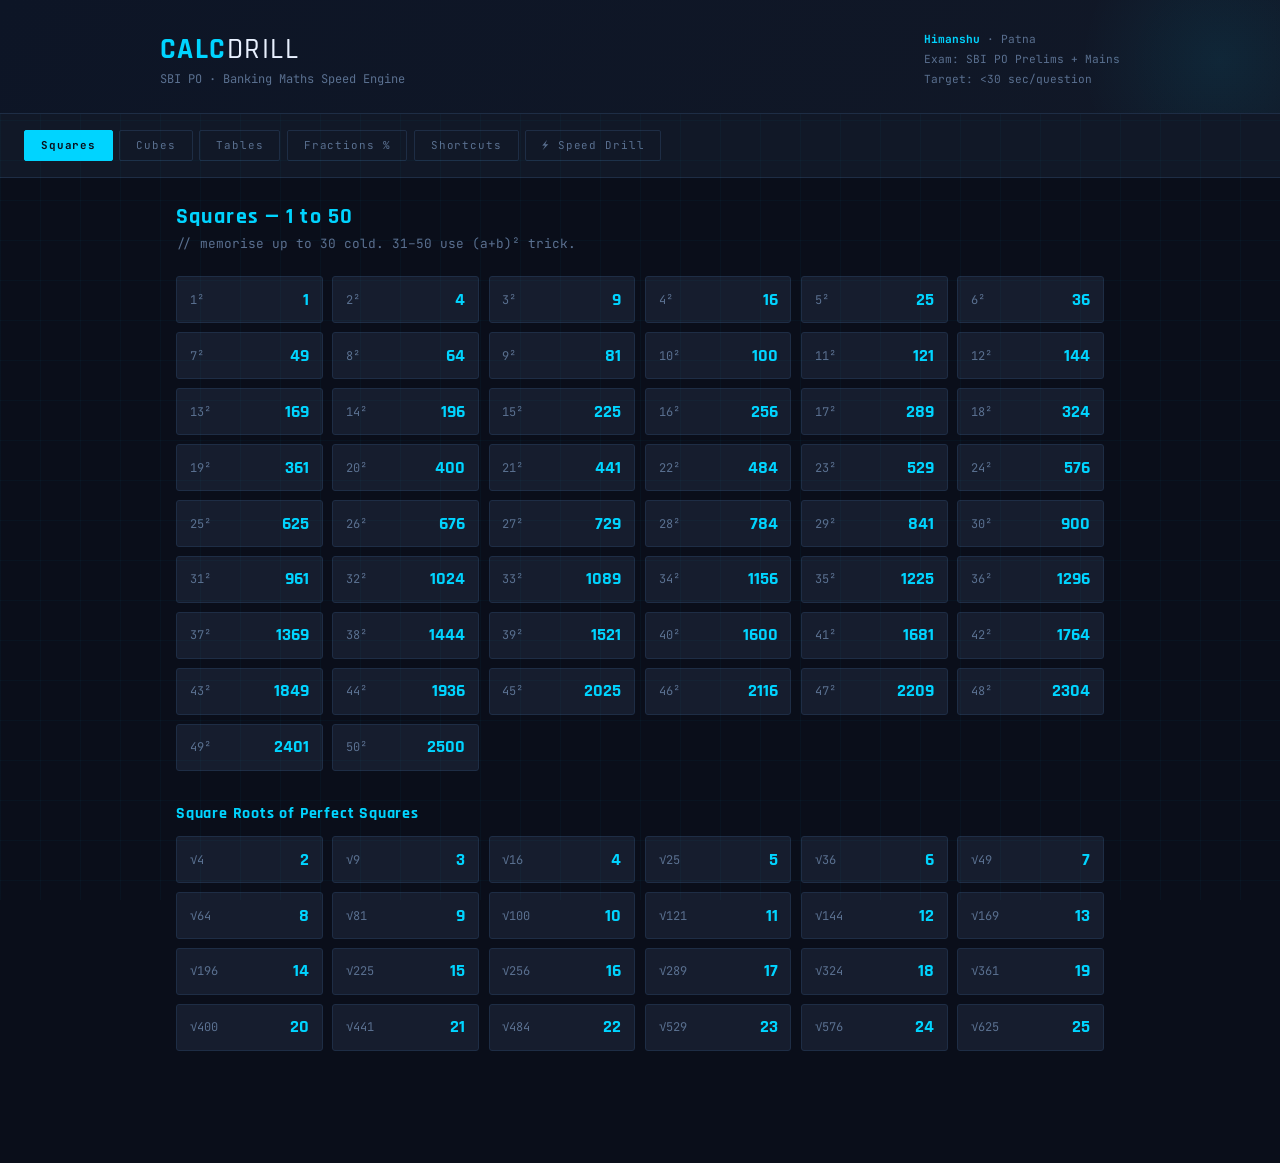
<file: banking_maths_drill_3.html>
<!DOCTYPE html>
<html lang="en">
<head>
<meta charset="UTF-8"/>
<meta name="viewport" content="width=device-width, initial-scale=1.0"/>
<title>Banking Maths Speed Drill</title>
<link href="https://fonts.googleapis.com/css2?family=Rajdhani:wght@500;600;700&family=JetBrains+Mono:wght@400;700&family=Nunito:wght@400;600;700&display=swap" rel="stylesheet"/>
<style>
:root{
  --bg:#0a0e1a;
  --panel:#111827;
  --card:#161d2e;
  --border:#1e2d45;
  --cyan:#00d4ff;
  --cyan-dim:rgba(0,212,255,0.12);
  --green:#00e676;
  --green-dim:rgba(0,230,118,0.1);
  --red:#ff4757;
  --red-dim:rgba(255,71,87,0.1);
  --orange:#ff9f43;
  --orange-dim:rgba(255,159,67,0.1);
  --yellow:#ffd32a;
  --text:#e8f0fe;
  --text-dim:#5a7090;
  --correct:#00e676;
  --wrong:#ff4757;
}
*{box-sizing:border-box;margin:0;padding:0;}
body{
  background:var(--bg);
  color:var(--text);
  font-family:'Nunito',sans-serif;
  min-height:100vh;
  overflow-x:hidden;
}

/* grid bg */
body::before{
  content:'';position:fixed;inset:0;
  background-image:
    linear-gradient(rgba(0,212,255,0.03) 1px,transparent 1px),
    linear-gradient(90deg,rgba(0,212,255,0.03) 1px,transparent 1px);
  background-size:40px 40px;
  pointer-events:none;
}

/* ── HEADER ── */
header{
  background:linear-gradient(135deg,#0d1526,#111827);
  border-bottom:1px solid var(--border);
  padding:1.8rem 1.5rem 1.5rem;
  position:relative;
  overflow:hidden;
}
header::after{
  content:'';position:absolute;
  top:-80px;right:-80px;
  width:280px;height:280px;
  background:radial-gradient(circle,rgba(0,212,255,0.08),transparent 70%);
  pointer-events:none;
}
.header-inner{max-width:960px;margin:0 auto;display:flex;align-items:center;justify-content:space-between;flex-wrap:wrap;gap:1rem;}
.logo{
  font-family:'Rajdhani',sans-serif;
  font-size:1.8rem;font-weight:700;
  color:var(--cyan);letter-spacing:0.05em;
}
.logo span{color:var(--text);font-weight:500;}
.header-meta{font-family:'JetBrains Mono',monospace;font-size:0.7rem;color:var(--text-dim);line-height:1.8;}
.header-meta b{color:var(--cyan);}

/* ── CATEGORY TABS ── */
.cat-tabs{
  display:flex;gap:0.4rem;padding:1rem 1.5rem;
  background:var(--panel);border-bottom:1px solid var(--border);
  overflow-x:auto;max-width:100%;
}
.cat-tabs::-webkit-scrollbar{height:3px;}
.cat-tabs::-webkit-scrollbar-thumb{background:var(--border);}
.cat-btn{
  background:transparent;border:1px solid var(--border);
  color:var(--text-dim);padding:0.45rem 1rem;
  white-space:nowrap;cursor:pointer;
  font-family:'JetBrains Mono',monospace;font-size:0.68rem;
  letter-spacing:0.08em;border-radius:2px;transition:all 0.2s;
  flex-shrink:0;
}
.cat-btn:hover{border-color:var(--cyan);color:var(--cyan);}
.cat-btn.active{background:var(--cyan);border-color:var(--cyan);color:#0a0e1a;font-weight:700;}

/* ── MAIN LAYOUT ── */
.main{max-width:960px;margin:0 auto;padding:1.5rem 1rem 5rem;}

/* ── REFERENCE TABLE ── */
.ref-section{display:none;}
.ref-section.active{display:block;animation:fadeUp 0.3s ease;}
@keyframes fadeUp{from{opacity:0;transform:translateY(8px)}to{opacity:1;transform:translateY(0)}}

.section-title{
  font-family:'Rajdhani',sans-serif;
  font-size:1.4rem;font-weight:700;
  color:var(--cyan);letter-spacing:0.05em;
  margin-bottom:0.3rem;
}
.section-sub{font-size:0.8rem;color:var(--text-dim);margin-bottom:1.5rem;font-family:'JetBrains Mono',monospace;}

.ref-grid{
  display:grid;
  grid-template-columns:repeat(auto-fill,minmax(130px,1fr));
  gap:0.6rem;margin-bottom:2rem;
}
.ref-cell{
  background:var(--card);border:1px solid var(--border);
  padding:0.7rem 0.8rem;border-radius:3px;
  display:flex;justify-content:space-between;align-items:center;
  transition:border-color 0.2s;cursor:default;
}
.ref-cell:hover{border-color:var(--cyan);}
.ref-label{font-family:'JetBrains Mono',monospace;font-size:0.75rem;color:var(--text-dim);}
.ref-val{font-family:'Rajdhani',sans-serif;font-size:1.1rem;font-weight:700;color:var(--cyan);}

/* tables */
.table-wrapper{overflow-x:auto;margin-bottom:2rem;}
table{width:100%;border-collapse:collapse;font-size:0.82rem;}
th{
  background:var(--cyan);color:#0a0e1a;
  font-family:'Rajdhani',sans-serif;font-size:0.85rem;
  font-weight:700;letter-spacing:0.05em;
  padding:0.6rem 0.8rem;text-align:left;
}
td{
  padding:0.55rem 0.8rem;border-bottom:1px solid var(--border);
  font-family:'JetBrains Mono',monospace;color:var(--text);
}
tr:nth-child(even) td{background:rgba(255,255,255,0.02);}
tr:hover td{background:var(--cyan-dim);}
td:first-child{color:var(--orange);font-weight:700;}
td.highlight{color:var(--yellow);font-weight:700;}

/* fraction rows */
.frac-grid{
  display:grid;
  grid-template-columns:repeat(auto-fill,minmax(180px,1fr));
  gap:0.6rem;margin-bottom:2rem;
}
.frac-cell{
  background:var(--card);border:1px solid var(--border);
  padding:0.75rem 1rem;border-radius:3px;
  display:flex;justify-content:space-between;align-items:center;
}
.frac-lhs{font-family:'JetBrains Mono',monospace;font-size:0.85rem;color:var(--orange);}
.frac-rhs{font-family:'Rajdhani',sans-serif;font-size:1rem;font-weight:700;color:var(--green);}

/* ── SPEED DRILL ── */
.drill-section{display:none;}
.drill-section.active{display:block;animation:fadeUp 0.3s ease;}

.drill-controls{
  display:flex;align-items:center;gap:1rem;
  margin-bottom:1.5rem;flex-wrap:wrap;
}
.drill-select{
  background:var(--card);border:1px solid var(--border);
  color:var(--text);padding:0.5rem 0.9rem;
  font-family:'JetBrains Mono',monospace;font-size:0.75rem;
  border-radius:2px;outline:none;cursor:pointer;
}
.drill-select:focus{border-color:var(--cyan);}
.start-btn{
  background:var(--cyan);border:none;color:#0a0e1a;
  padding:0.55rem 1.5rem;cursor:pointer;
  font-family:'Rajdhani',sans-serif;font-size:1rem;font-weight:700;
  letter-spacing:0.08em;border-radius:2px;
  transition:opacity 0.2s;
}
.start-btn:hover{opacity:0.85;}
.stop-btn{
  background:var(--red);border:none;color:#fff;
  padding:0.55rem 1.2rem;cursor:pointer;
  font-family:'Rajdhani',sans-serif;font-size:1rem;font-weight:700;
  letter-spacing:0.08em;border-radius:2px;
  display:none;
}

/* drill arena */
.drill-arena{
  background:var(--card);border:1px solid var(--border);
  border-radius:4px;padding:2rem 1.5rem;
  text-align:center;min-height:300px;
  display:flex;flex-direction:column;align-items:center;justify-content:center;
  position:relative;overflow:hidden;
}
.drill-arena::before{
  content:'';position:absolute;inset:0;
  background:radial-gradient(ellipse at center,rgba(0,212,255,0.04),transparent 70%);
  pointer-events:none;
}
.drill-q{
  font-family:'Rajdhani',sans-serif;
  font-size:clamp(2rem,8vw,4rem);
  font-weight:700;color:var(--text);
  margin-bottom:1.5rem;line-height:1.1;
}
.drill-q span{color:var(--cyan);}
.drill-input{
  background:var(--bg);border:2px solid var(--border);
  color:var(--text);padding:0.7rem 1.2rem;
  font-family:'Rajdhani',sans-serif;font-size:1.6rem;font-weight:700;
  text-align:center;width:100%;max-width:250px;
  border-radius:3px;outline:none;transition:border-color 0.2s;
}
.drill-input:focus{border-color:var(--cyan);}
.drill-input.correct-flash{border-color:var(--green);background:var(--green-dim);animation:flash 0.3s ease;}
.drill-input.wrong-flash{border-color:var(--red);background:var(--red-dim);animation:shake 0.3s ease;}
@keyframes flash{0%,100%{transform:scale(1)}50%{transform:scale(1.03)}}
@keyframes shake{0%,100%{transform:translateX(0)}25%{transform:translateX(-6px)}75%{transform:translateX(6px)}}

.drill-hint{
  margin-top:1rem;font-size:0.82rem;
  color:var(--text-dim);font-family:'JetBrains Mono',monospace;
  min-height:1.2em;
}
.drill-hint.reveal{color:var(--orange);}

/* stats bar */
.stats-bar{
  display:grid;grid-template-columns:repeat(4,1fr);
  gap:0.6rem;margin-bottom:1.5rem;
}
.stat-box{
  background:var(--card);border:1px solid var(--border);
  padding:0.7rem;text-align:center;border-radius:3px;
}
.stat-val{
  font-family:'Rajdhani',sans-serif;font-size:1.5rem;font-weight:700;
  color:var(--cyan);
}
.stat-lbl{font-size:0.65rem;color:var(--text-dim);font-family:'JetBrains Mono',monospace;margin-top:0.1rem;}

/* timer ring */
.timer-ring{
  font-family:'JetBrains Mono',monospace;
  font-size:2rem;font-weight:700;
  color:var(--yellow);margin-bottom:0.5rem;
}

/* result panel */
.result-panel{
  background:var(--card);border:1px solid var(--border);
  padding:2rem;text-align:center;border-radius:4px;
  display:none;
}
.result-panel.show{display:block;animation:fadeUp 0.3s ease;}
.result-score{
  font-family:'Rajdhani',sans-serif;font-size:3.5rem;font-weight:700;
  color:var(--cyan);
}
.result-label{color:var(--text-dim);font-size:0.8rem;font-family:'JetBrains Mono',monospace;margin-bottom:1.5rem;}
.result-breakdown{
  display:grid;grid-template-columns:repeat(3,1fr);gap:0.8rem;
  margin-bottom:1.5rem;
}
.rb-item{background:var(--bg);padding:0.8rem;border:1px solid var(--border);}
.rb-num{font-family:'Rajdhani',sans-serif;font-size:1.4rem;font-weight:700;}
.rb-lbl{font-size:0.68rem;color:var(--text-dim);font-family:'JetBrains Mono',monospace;}
.retry-btn{
  background:transparent;border:1px solid var(--cyan);
  color:var(--cyan);padding:0.6rem 1.5rem;cursor:pointer;
  font-family:'Rajdhani',sans-serif;font-size:1rem;font-weight:700;
  letter-spacing:0.08em;transition:all 0.2s;border-radius:2px;
}
.retry-btn:hover{background:var(--cyan);color:#0a0e1a;}

/* shortcut cards */
.shortcut-grid{display:grid;grid-template-columns:repeat(auto-fill,minmax(280px,1fr));gap:0.8rem;margin-bottom:2rem;}
.sc-card{background:var(--card);border:1px solid var(--border);padding:1rem 1.2rem;border-radius:3px;}
.sc-title{font-family:'Rajdhani',sans-serif;font-size:1rem;font-weight:700;color:var(--orange);margin-bottom:0.5rem;}
.sc-body{font-size:0.83rem;color:var(--text-dim);line-height:1.7;font-family:'JetBrains Mono',monospace;}
.sc-body b{color:var(--yellow);}
.sc-example{margin-top:0.5rem;font-size:0.8rem;color:var(--cyan);font-family:'JetBrains Mono',monospace;}
</style>
</head>
<body>

<header>
  <div class="header-inner">
    <div>
      <div class="logo">CALC<span>DRILL</span></div>
      <div style="font-size:0.75rem;color:var(--text-dim);margin-top:0.2rem;font-family:'JetBrains Mono',monospace;">SBI PO · Banking Maths Speed Engine</div>
    </div>
    <div class="header-meta">
      <b>Himanshu</b> · Patna<br/>
      Exam: SBI PO Prelims + Mains<br/>
      Target: &lt;30 sec/question
    </div>
  </div>
</header>

<div class="cat-tabs">
  <button class="cat-btn active" onclick="showCat('squares',this)">Squares</button>
  <button class="cat-btn" onclick="showCat('cubes',this)">Cubes</button>
  <button class="cat-btn" onclick="showCat('tables',this)">Tables</button>
  <button class="cat-btn" onclick="showCat('fractions',this)">Fractions %</button>
  <button class="cat-btn" onclick="showCat('shortcuts',this)">Shortcuts</button>
  <button class="cat-btn" onclick="showCat('drill',this)">⚡ Speed Drill</button>
</div>

<div class="main">

<!-- ═══ SQUARES ═══ -->
<div class="ref-section active" id="cat-squares">
  <div class="section-title">Squares — 1 to 50</div>
  <div class="section-sub">// memorise up to 30 cold. 31–50 use (a+b)² trick.</div>
  <div class="ref-grid" id="squaresGrid"></div>
  <div class="section-title" style="font-size:1rem;margin-bottom:0.8rem;">Square Roots of Perfect Squares</div>
  <div class="ref-grid" id="sqrtGrid"></div>
</div>

<!-- ═══ CUBES ═══ -->
<div class="ref-section" id="cat-cubes">
  <div class="section-title">Cubes — 1 to 25</div>
  <div class="section-sub">// must know 1–20 instantly. Cube roots 1–15 are exam essentials.</div>
  <div class="ref-grid" id="cubesGrid"></div>
  <div class="section-title" style="font-size:1rem;margin:1rem 0 0.8rem;">Cube Roots</div>
  <div class="ref-grid" id="cbrGrid"></div>
</div>

<!-- ═══ TABLES ═══ -->
<div class="ref-section" id="cat-tables">
  <div class="section-title">Multiplication Tables — 12 to 25</div>
  <div class="section-sub">// 2–11 assumed known. Focus: 12–20 (high frequency in DI).</div>
  <div class="table-wrapper"><table id="tablesTable"></table></div>
</div>

<!-- ═══ FRACTIONS ═══ -->
<div class="ref-section" id="cat-fractions">
  <div class="section-title">Fraction ↔ Percentage ↔ Decimal</div>
  <div class="section-sub">// these 40 conversions eliminate calculation in 60% of percentage questions</div>
  <div class="frac-grid" id="fracGrid"></div>
  <div class="section-title" style="font-size:1rem;margin:1rem 0 0.8rem;">Key Percentage Equivalents to Memorise</div>
  <div class="ref-grid" id="percGrid"></div>
</div>

<!-- ═══ SHORTCUTS ═══ -->
<div class="ref-section" id="cat-shortcuts">
  <div class="section-title">Vedic & Banking Shortcuts</div>
  <div class="section-sub">// learn 2–3 per day. Apply in drill immediately after.</div>
  <div class="shortcut-grid" id="shortcutGrid"></div>
</div>

<!-- ═══ SPEED DRILL ═══ -->
<div class="drill-section" id="cat-drill">
  <div class="section-title">⚡ Speed Drill</div>
  <div class="section-sub">// type answer + Enter. No calculator. Target: under 5 sec each.</div>

  <div class="stats-bar">
    <div class="stat-box"><div class="stat-val" id="s-score">0</div><div class="stat-lbl">CORRECT</div></div>
    <div class="stat-box"><div class="stat-val" id="s-wrong" style="color:var(--red)">0</div><div class="stat-lbl">WRONG</div></div>
    <div class="stat-box"><div class="stat-val" id="s-streak" style="color:var(--orange)">0</div><div class="stat-lbl">STREAK</div></div>
    <div class="stat-box"><div class="stat-val" id="s-avg" style="color:var(--green)">--</div><div class="stat-lbl">AVG SEC</div></div>
  </div>

  <div class="drill-controls">
    <select class="drill-select" id="drillType">
      <option value="all">All Types Mixed</option>
      <option value="squares">Squares (1–30)</option>
      <option value="cubes">Cubes (1–15)</option>
      <option value="sqrt">Square Roots</option>
      <option value="tables">Tables (12–20)</option>
      <option value="fractions">Fraction → %</option>
      <option value="percent">% → Fraction</option>
    </select>
    <select class="drill-select" id="drillCount">
      <option value="10">10 Questions</option>
      <option value="20" selected>20 Questions</option>
      <option value="30">30 Questions</option>
      <option value="50">50 Questions</option>
    </select>
    <button class="start-btn" id="startBtn" onclick="startDrill()">START DRILL</button>
    <button class="stop-btn" id="stopBtn" onclick="stopDrill()">STOP</button>
  </div>

  <div class="drill-arena" id="drillArena">
    <div style="font-family:'JetBrains Mono',monospace;font-size:0.9rem;color:var(--text-dim);">
      Select type and press <span style="color:var(--cyan)">START DRILL</span>
    </div>
  </div>

  <div class="result-panel" id="resultPanel">
    <div class="result-score" id="r-score">0/0</div>
    <div class="result-label">DRILL COMPLETE</div>
    <div class="result-breakdown">
      <div class="rb-item"><div class="rb-num" id="r-correct" style="color:var(--green)">0</div><div class="rb-lbl">CORRECT</div></div>
      <div class="rb-item"><div class="rb-num" id="r-wrong" style="color:var(--red)">0</div><div class="rb-lbl">WRONG</div></div>
      <div class="rb-item"><div class="rb-num" id="r-time" style="color:var(--orange)">0s</div><div class="rb-lbl">AVG TIME</div></div>
    </div>
    <button class="retry-btn" onclick="retryDrill()">RETRY</button>
  </div>
</div>

</div><!-- /main -->

<script>
/* ═══════════════════════════════════════
   DATA
═══════════════════════════════════════ */

// Squares 1–50
function buildSquares(){
  const g=document.getElementById('squaresGrid');
  for(let i=1;i<=50;i++){
    const c=document.createElement('div');c.className='ref-cell';
    c.innerHTML=`<span class="ref-label">${i}²</span><span class="ref-val">${i*i}</span>`;
    g.appendChild(c);
  }
  const sg=document.getElementById('sqrtGrid');
  const sqrts=[[4,2],[9,3],[16,4],[25,5],[36,6],[49,7],[64,8],[81,9],[100,10],[121,11],[144,12],[169,13],[196,14],[225,15],[256,16],[289,17],[324,18],[361,19],[400,20],[441,21],[484,22],[529,23],[576,24],[625,25]];
  sqrts.forEach(([n,r])=>{
    const c=document.createElement('div');c.className='ref-cell';
    c.innerHTML=`<span class="ref-label">√${n}</span><span class="ref-val">${r}</span>`;
    sg.appendChild(c);
  });
}

// Cubes 1–25
function buildCubes(){
  const g=document.getElementById('cubesGrid');
  for(let i=1;i<=25;i++){
    const c=document.createElement('div');c.className='ref-cell';
    c.innerHTML=`<span class="ref-label">${i}³</span><span class="ref-val">${i*i*i}</span>`;
    g.appendChild(c);
  }
  const cg=document.getElementById('cbrGrid');
  const cbrs=[[1,1],[8,2],[27,3],[64,4],[125,5],[216,6],[343,7],[512,8],[729,9],[1000,10],[1331,11],[1728,12],[2197,13],[2744,14],[3375,15]];
  cbrs.forEach(([n,r])=>{
    const c=document.createElement('div');c.className='ref-cell';
    c.innerHTML=`<span class="ref-label">∛${n}</span><span class="ref-val">${r}</span>`;
    cg.appendChild(c);
  });
}

// Tables 12–25
function buildTables(){
  const t=document.getElementById('tablesTable');
  const headers=['×','1','2','3','4','5','6','7','8','9','10','11','12'];
  let html=`<thead><tr>${headers.map(h=>`<th>${h}</th>`).join('')}</tr></thead><tbody>`;
  for(let n=12;n<=25;n++){
    html+=`<tr><td>${n}</td>`;
    for(let m=1;m<=12;m++) html+=`<td class="${m===10||m===12?'highlight':''}">${n*m}</td>`;
    html+=`</tr>`;
  }
  html+='</tbody>';
  t.innerHTML=html;
}

// Fractions
function buildFractions(){
  const fracs=[
    ['1/2','50%','0.5'],['1/3','33.33%','0.333'],['2/3','66.67%','0.667'],
    ['1/4','25%','0.25'],['3/4','75%','0.75'],['1/5','20%','0.2'],
    ['2/5','40%','0.4'],['3/5','60%','0.6'],['4/5','80%','0.8'],
    ['1/6','16.67%','0.167'],['5/6','83.33%','0.833'],['1/7','14.28%','0.143'],
    ['2/7','28.57%','0.286'],['3/7','42.86%','0.429'],['1/8','12.5%','0.125'],
    ['3/8','37.5%','0.375'],['5/8','62.5%','0.625'],['7/8','87.5%','0.875'],
    ['1/9','11.11%','0.111'],['2/9','22.22%','0.222'],['4/9','44.44%','0.444'],
    ['1/10','10%','0.1'],['1/11','9.09%','0.0909'],['1/12','8.33%','0.083'],
    ['1/15','6.67%','0.067'],['1/16','6.25%','0.0625'],['1/20','5%','0.05'],
    ['1/25','4%','0.04'],['1/50','2%','0.02'],['1/100','1%','0.01'],
  ];
  const g=document.getElementById('fracGrid');
  fracs.forEach(([f,p,d])=>{
    const c=document.createElement('div');c.className='frac-cell';
    c.innerHTML=`<span class="frac-lhs">${f} = ${d}</span><span class="frac-rhs">${p}</span>`;
    g.appendChild(c);
  });

  const percs=[
    ['10% of X','X÷10'],['20% of X','X÷5'],['25% of X','X÷4'],
    ['50% of X','X÷2'],['5% of X','X÷20'],['1% of X','X÷100'],
    ['15% of X','10%+5%'],['12.5%','X÷8'],['33.33%','X÷3'],['66.67%','2X÷3'],
  ];
  const pg=document.getElementById('percGrid');
  percs.forEach(([k,v])=>{
    const c=document.createElement('div');c.className='ref-cell';
    c.innerHTML=`<span class="ref-label" style="font-size:0.7rem">${k}</span><span class="ref-val" style="font-size:0.85rem;color:var(--green)">${v}</span>`;
    pg.appendChild(c);
  });
}

// Shortcuts
function buildShortcuts(){
  const shortcuts=[
    {title:'Squaring numbers ending in 5',
     body:'(a5)² = [a×(a+1)] followed by 25\n<b>Example:</b>',
     ex:'65² → 6×7=42 → answer: 4225\n85² → 8×9=72 → answer: 7225'},
    {title:'Multiply by 11',
     body:'Write first digit, add adjacent digits in middle, write last digit.\n<b>Example:</b>',
     ex:'47 × 11 → 4_(4+7)_7 → 4_11_7 → 517'},
    {title:'Multiply near 100 (Vedic)',
     body:'Find difference from 100. Cross-add one number with other\'s diff. Multiply diffs.\n<b>Example:</b>',
     ex:'97×96 → diffs: 3,4 → cross: 97-4=93 → 93|12 → 9312'},
    {title:'% of a number',
     body:'a% of b = b% of a\nAlways pick the easier direction.\n<b>Example:</b>',
     ex:'8% of 75 = 75% of 8 = 6\n4% of 250 = 250% of 4 = 10'},
    {title:'Squaring numbers near 50',
     body:'(50±d)² = (25±d) hundreds + d²\n<b>Example:</b>',
     ex:'52² → (25+2)hundreds + 4 → 2704\n48² → (25-2)hundreds + 4 → 2304'},
    {title:'Multiply by 5',
     body:'Divide by 2, multiply by 10 (or just halve and add zero)\n<b>Example:</b>',
     ex:'348 × 5 → 348÷2 = 174 → 1740'},
    {title:'Multiply by 25',
     body:'Divide by 4, multiply by 100\n<b>Example:</b>',
     ex:'48 × 25 → 48÷4 = 12 → 1200\n36 × 25 → 36÷4 = 9 → 900'},
    {title:'Finding % increase/decrease',
     body:'% change = (change ÷ original) × 100\nFor quick mental calc, use fraction form.\n<b>Example:</b>',
     ex:'320→400: change=80, 80/320=1/4=25% increase'},
    {title:'Digit Sum (Casting Out 9s)',
     body:'Add digits until single digit. Useful for quick answer verification.\n<b>Example:</b>',
     ex:'456 × 78: digit sum 456→6, 78→6, 6×6=36→9\nCheck your answer\'s digit sum = 9 ✓'},
    {title:'Square of numbers near base',
     body:'(a+b)² = a² + 2ab + b²\nChoose nearest round number as base.\n<b>Example:</b>',
     ex:'103² = 100²+2×100×3+9 = 10609\n98² = 100²-2×100×2+4 = 9604'},
    {title:'Ratio → Percentage shortcut',
     body:'Multiply top & bottom to get denominator = 100\nOr use known fraction equivalents.\n<b>Example:</b>',
     ex:'7:20 → 7/20 × 100 = 35%\n3:8 → 3/8 = 37.5%'},
    {title:'Compound Interest shortcut (2 years)',
     body:'CI = P × r/100 × (2 + r/100)\nFor small r: CI ≈ 2×SI + SI×r/100\n<b>Example:</b>',
     ex:'P=1000, r=10%, 2yr\nSI=200, extra=200×10%=20\nCI=220'}
  ];
  const g=document.getElementById('shortcutGrid');
  shortcuts.forEach(s=>{
    const c=document.createElement('div');c.className='sc-card';
    c.innerHTML=`<div class="sc-title">${s.title}</div><div class="sc-body">${s.body.replace(/\n/g,'<br>')}</div><div class="sc-example">${s.ex.replace(/\n/g,'<br>')}</div>`;
    g.appendChild(c);
  });
}

/* ═══════════════════════════════════════
   DRILL ENGINE
═══════════════════════════════════════ */
let drillQuestions=[];
let drillIdx=0;
let drillCorrect=0;
let drillWrong=0;
let drillStreak=0;
let drillTimes=[];
let qStartTime=0;
let drillActive=false;
let totalQ=20;

function generateQuestions(type,count){
  const pool=[];
  const types=type==='all'?['squares','cubes','sqrt','tables','fractions','percent']:[type];

  types.forEach(t=>{
    if(t==='squares'){
      for(let i=1;i<=30;i++) pool.push({q:`${i}² = ?`,a:i*i,hint:`${i}×${i}`});
    }
    if(t==='cubes'){
      for(let i=1;i<=15;i++) pool.push({q:`${i}³ = ?`,a:i*i*i,hint:`${i}×${i}×${i}`});
    }
    if(t==='sqrt'){
      const sq=[[4,2],[9,3],[16,4],[25,5],[36,6],[49,7],[64,8],[81,9],[100,10],[121,11],[144,12],[169,13],[196,14],[225,15],[256,16],[289,17],[324,18],[361,19],[400,20],[441,21],[484,22],[529,23],[576,24],[625,25]];
      sq.forEach(([n,r])=>pool.push({q:`√${n} = ?`,a:r,hint:`perfect square`}));
    }
    if(t==='tables'){
      for(let n=12;n<=20;n++)
        for(let m=2;m<=12;m++)
          pool.push({q:`${n} × ${m} = ?`,a:n*m,hint:`${n}×${m}`});
    }
    if(t==='fractions'){
      const fr=[[1,2,50],[1,3,33],[2,3,67],[1,4,25],[3,4,75],[1,5,20],[2,5,40],[3,5,60],[4,5,80],[1,6,17],[1,8,13],[3,8,38],[5,8,63],[1,9,11],[1,10,10],[1,20,5],[1,25,4]];
      fr.forEach(([n,d,p])=>pool.push({q:`${n}/${d} as % (nearest whole) = ?`,a:p,hint:`${n}/${d} × 100`}));
    }
    if(t==='percent'){
      const pr=[[50,'1/2'],[25,'1/4'],[20,'1/5'],[10,'1/10'],[33,'1/3'],[75,'3/4'],[40,'2/5'],[60,'3/5'],[12,'1/8'],[5,'1/20']];
      pr.forEach(([p,f])=>pool.push({q:`${p}% as a fraction = ?`,a:f,hint:`simplify ${p}/100`}));
    }
  });

  // shuffle and pick count
  for(let i=pool.length-1;i>0;i--){
    const j=Math.floor(Math.random()*(i+1));
    [pool[i],pool[j]]=[pool[j],pool[i]];
  }
  return pool.slice(0,count);
}

function startDrill(){
  totalQ=parseInt(document.getElementById('drillCount').value);
  const type=document.getElementById('drillType').value;
  drillQuestions=generateQuestions(type,totalQ);
  drillIdx=0;drillCorrect=0;drillWrong=0;drillStreak=0;drillTimes=[];
  drillActive=true;
  document.getElementById('startBtn').style.display='none';
  document.getElementById('stopBtn').style.display='inline-block';
  document.getElementById('resultPanel').classList.remove('show');
  updateStats();
  showQuestion();
}

function showQuestion(){
  if(drillIdx>=drillQuestions.length){endDrill();return;}
  const q=drillQuestions[drillIdx];
  qStartTime=Date.now();
  const arena=document.getElementById('drillArena');
  arena.innerHTML=`
    <div style="font-family:'JetBrains Mono',monospace;font-size:0.75rem;color:var(--text-dim);margin-bottom:0.5rem;">
      Q ${drillIdx+1} / ${drillQuestions.length}
    </div>
    <div class="drill-q">${q.q}</div>
    <input class="drill-input" id="drillInput" type="text" autocomplete="off"
      placeholder="answer" onkeydown="handleKey(event)"/>
    <div class="drill-hint" id="drillHint">Press Enter to submit · Tab to skip</div>`;
  setTimeout(()=>{const inp=document.getElementById('drillInput');if(inp)inp.focus();},50);
}

function handleKey(e){
  if(e.key==='Enter'){submitAnswer();}
  else if(e.key==='Tab'){e.preventDefault();skipQuestion();}
}

function submitAnswer(){
  const inp=document.getElementById('drillInput');
  if(!inp)return;
  const userVal=inp.value.trim().toLowerCase().replace(/\s/g,'');
  const correct=String(drillQuestions[drillIdx].a).toLowerCase().replace(/\s/g,'');
  const elapsed=((Date.now()-qStartTime)/1000).toFixed(1);
  drillTimes.push(parseFloat(elapsed));

  if(userVal===correct){
    drillCorrect++;drillStreak++;
    inp.classList.add('correct-flash');
    document.getElementById('drillHint').textContent=`✓ Correct! ${elapsed}s`;
    document.getElementById('drillHint').className='drill-hint reveal';
    setTimeout(()=>{drillIdx++;updateStats();showQuestion();},500);
  } else {
    drillWrong++;drillStreak=0;
    inp.classList.add('wrong-flash');
    inp.disabled=true;
    const h=document.getElementById('drillHint');
    h.textContent=`✗ Answer: ${drillQuestions[drillIdx].a}  (${drillQuestions[drillIdx].hint})`;
    h.className='drill-hint reveal';
    setTimeout(()=>{drillIdx++;updateStats();showQuestion();},1200);
  }
  updateStats();
}

function skipQuestion(){
  drillWrong++;drillStreak=0;
  drillTimes.push(0);
  drillIdx++;updateStats();showQuestion();
}

function updateStats(){
  document.getElementById('s-score').textContent=drillCorrect;
  document.getElementById('s-wrong').textContent=drillWrong;
  document.getElementById('s-streak').textContent=drillStreak;
  const avg=drillTimes.length?((drillTimes.reduce((a,b)=>a+b,0)/drillTimes.length).toFixed(1)):'--';
  document.getElementById('s-avg').textContent=avg==='NaN'?'--':avg+'s';
}

function endDrill(){
  drillActive=false;
  document.getElementById('drillArena').innerHTML='<div style="color:var(--text-dim);font-family:\'JetBrains Mono\',monospace;font-size:0.9rem;">Drill complete. See results below.</div>';
  document.getElementById('startBtn').style.display='inline-block';
  document.getElementById('stopBtn').style.display='none';
  const avg=drillTimes.length?(drillTimes.reduce((a,b)=>a+b,0)/drillTimes.length).toFixed(1):0;
  document.getElementById('r-score').textContent=`${drillCorrect}/${drillQuestions.length}`;
  document.getElementById('r-correct').textContent=drillCorrect;
  document.getElementById('r-wrong').textContent=drillWrong;
  document.getElementById('r-time').textContent=avg+'s';
  document.getElementById('resultPanel').classList.add('show');
}

function stopDrill(){endDrill();}

function retryDrill(){
  document.getElementById('resultPanel').classList.remove('show');
  startDrill();
}

/* ═══════════════════════════════════════
   NAVIGATION
═══════════════════════════════════════ */
function showCat(name,btn){
  document.querySelectorAll('.ref-section,.drill-section').forEach(s=>{
    s.classList.remove('active');
  });
  document.querySelectorAll('.cat-btn').forEach(b=>b.classList.remove('active'));
  const el=document.getElementById('cat-'+name);
  if(el){el.classList.add('active');}
  btn.classList.add('active');
}

/* INIT */
buildSquares();
buildCubes();
buildTables();
buildFractions();
buildShortcuts();
</script>
</body>
</html>
</file>
<file: formula-panel.css>
/* ── Formula Panel ── */
#fp-btn{position:fixed;bottom:24px;right:20px;z-index:9998;width:52px;height:52px;border-radius:50%;background:linear-gradient(135deg,#c8960c,#e8b84b);border:none;cursor:pointer;box-shadow:0 4px 18px rgba(200,150,12,.45);display:flex;align-items:center;justify-content:center;font-size:22px;transition:transform .2s,box-shadow .2s}
#fp-btn:hover{transform:scale(1.1);box-shadow:0 6px 24px rgba(200,150,12,.6)}
#fp-btn:active{transform:scale(.95)}
#fp-overlay{position:fixed;inset:0;background:rgba(0,0,0,.55);z-index:9999;opacity:0;pointer-events:none;transition:opacity .25s;backdrop-filter:blur(3px)}
#fp-panel{position:fixed;bottom:0;right:0;width:min(420px,100vw);height:92vh;z-index:10000;background:#0d1220;border-radius:20px 20px 0 0;border:1px solid rgba(200,150,12,.2);border-bottom:none;transform:translateY(100%);transition:transform .3s cubic-bezier(.4,0,.2,1);display:flex;flex-direction:column;overflow:hidden}
#fp-panel.open,#fp-overlay.open{transform:translateY(0);opacity:1;pointer-events:all}
#fp-header{padding:16px 18px 12px;border-bottom:1px solid rgba(255,255,255,.07);display:flex;align-items:center;gap:10px;flex-shrink:0}
#fp-header h2{font-size:15px;font-weight:700;color:#f5d978;margin:0;flex:1}
#fp-close{background:rgba(255,255,255,.08);border:none;color:#aaa;width:30px;height:30px;border-radius:50%;cursor:pointer;font-size:16px;display:flex;align-items:center;justify-content:center}
#fp-close:hover{background:rgba(255,255,255,.15);color:#fff}
#fp-search{margin:10px 14px;padding:9px 14px;background:rgba(255,255,255,.06);border:1px solid rgba(255,255,255,.1);border-radius:10px;color:#fff;font-size:13px;outline:none;width:calc(100% - 28px)}
#fp-search:focus{border-color:rgba(200,150,12,.5)}
#fp-search::placeholder{color:#5a6a88}
#fp-chapter-list{display:flex;gap:6px;padding:0 14px 10px;overflow-x:auto;flex-shrink:0;scrollbar-width:none}
#fp-chapter-list::-webkit-scrollbar{display:none}
.fp-chip{padding:5px 12px;border-radius:16px;font-size:11px;font-weight:600;white-space:nowrap;cursor:pointer;border:1px solid rgba(255,255,255,.1);background:rgba(255,255,255,.04);color:#8898b0;transition:all .2s}
.fp-chip.active,.fp-chip:hover{background:rgba(200,150,12,.15);border-color:rgba(200,150,12,.4);color:#f5d978}
#fp-body{flex:1;overflow-y:auto;padding:0 14px 20px;scrollbar-width:thin;scrollbar-color:#2a3550 transparent}
#fp-body::-webkit-scrollbar{width:4px}
#fp-body::-webkit-scrollbar-thumb{background:#2a3550;border-radius:4px}
.fp-chapter-section{margin-bottom:24px}
.fp-chapter-title{display:flex;align-items:center;gap:8px;margin-bottom:12px;padding-bottom:8px;border-bottom:1px solid rgba(255,255,255,.06)}
.fp-chapter-icon{width:32px;height:32px;border-radius:8px;display:flex;align-items:center;justify-content:center;font-size:14px;font-weight:700;flex-shrink:0}
.fp-chapter-name{font-size:14px;font-weight:700;color:#e8eaf0}
.fp-chapter-tag{font-size:9px;font-weight:700;letter-spacing:1px;text-transform:uppercase;padding:2px 7px;border-radius:4px;background:rgba(255,255,255,.07);color:#6a7a94;margin-left:auto}
.fp-card{background:rgba(255,255,255,.04);border:1px solid rgba(255,255,255,.07);border-radius:12px;padding:12px 14px;margin-bottom:8px}
.fp-card-title{font-size:10px;font-weight:700;letter-spacing:1.5px;text-transform:uppercase;color:#6a7a94;margin-bottom:8px}
.fp-formula-row{display:flex;justify-content:space-between;align-items:baseline;padding:3px 0;font-size:12px;border-bottom:1px solid rgba(255,255,255,.04)}
.fp-formula-row:last-child{border-bottom:none}
.fp-fkey{color:#8898b0;font-size:11px}
.fp-fval{font-family:'Space Mono',monospace;font-size:11.5px;font-weight:700;color:var(--cc,#f5d978);text-align:right}
.fp-tricks{margin-top:8px}
.fp-tricks-title{font-size:10px;font-weight:700;letter-spacing:1px;text-transform:uppercase;color:#e8a820;margin-bottom:6px}
.fp-trick{font-size:11.5px;color:#b0bcc8;padding:4px 0 4px 12px;border-left:2px solid rgba(232,168,32,.3);margin-bottom:4px;line-height:1.45}
.fp-memory{margin-top:8px}
.fp-memory-title{font-size:10px;font-weight:700;letter-spacing:1px;text-transform:uppercase;color:#74b9ff;margin-bottom:6px}
.fp-mem{font-size:11.5px;color:#b0bcc8;padding:4px 8px;background:rgba(41,128,232,.08);border-radius:6px;margin-bottom:4px;line-height:1.45}
.fp-empty{text-align:center;color:#4a5a70;font-size:13px;padding:40px 20px}
</file>
<file: v2/formula-panel.css>
/* ── Formula Panel ── */
#fp-btn{position:fixed;bottom:24px;right:20px;z-index:9998;width:52px;height:52px;border-radius:50%;background:linear-gradient(135deg,#c8960c,#e8b84b);border:none;cursor:pointer;box-shadow:0 4px 18px rgba(200,150,12,.45);display:flex;align-items:center;justify-content:center;font-size:22px;transition:transform .2s,box-shadow .2s}
#fp-btn:hover{transform:scale(1.1);box-shadow:0 6px 24px rgba(200,150,12,.6)}
#fp-btn:active{transform:scale(.95)}
#fp-overlay{position:fixed;inset:0;background:rgba(0,0,0,.55);z-index:9999;opacity:0;pointer-events:none;transition:opacity .25s;backdrop-filter:blur(3px)}
#fp-panel{position:fixed;bottom:0;right:0;width:min(420px,100vw);height:92vh;z-index:10000;background:#0d1220;border-radius:20px 20px 0 0;border:1px solid rgba(200,150,12,.2);border-bottom:none;transform:translateY(100%);transition:transform .3s cubic-bezier(.4,0,.2,1);display:flex;flex-direction:column;overflow:hidden}
#fp-panel.open,#fp-overlay.open{transform:translateY(0);opacity:1;pointer-events:all}
#fp-header{padding:16px 18px 12px;border-bottom:1px solid rgba(255,255,255,.07);display:flex;align-items:center;gap:10px;flex-shrink:0}
#fp-header h2{font-size:15px;font-weight:700;color:#f5d978;margin:0;flex:1}
#fp-close{background:rgba(255,255,255,.08);border:none;color:#aaa;width:30px;height:30px;border-radius:50%;cursor:pointer;font-size:16px;display:flex;align-items:center;justify-content:center}
#fp-close:hover{background:rgba(255,255,255,.15);color:#fff}
#fp-search{margin:10px 14px;padding:9px 14px;background:rgba(255,255,255,.06);border:1px solid rgba(255,255,255,.1);border-radius:10px;color:#fff;font-size:13px;outline:none;width:calc(100% - 28px)}
#fp-search:focus{border-color:rgba(200,150,12,.5)}
#fp-search::placeholder{color:#5a6a88}
#fp-chapter-list{display:flex;gap:6px;padding:0 14px 10px;overflow-x:auto;flex-shrink:0;scrollbar-width:none}
#fp-chapter-list::-webkit-scrollbar{display:none}
.fp-chip{padding:5px 12px;border-radius:16px;font-size:11px;font-weight:600;white-space:nowrap;cursor:pointer;border:1px solid rgba(255,255,255,.1);background:rgba(255,255,255,.04);color:#8898b0;transition:all .2s}
.fp-chip.active,.fp-chip:hover{background:rgba(200,150,12,.15);border-color:rgba(200,150,12,.4);color:#f5d978}
#fp-body{flex:1;overflow-y:auto;padding:0 14px 20px;scrollbar-width:thin;scrollbar-color:#2a3550 transparent}
#fp-body::-webkit-scrollbar{width:4px}
#fp-body::-webkit-scrollbar-thumb{background:#2a3550;border-radius:4px}
.fp-chapter-section{margin-bottom:24px}
.fp-chapter-title{display:flex;align-items:center;gap:8px;margin-bottom:12px;padding-bottom:8px;border-bottom:1px solid rgba(255,255,255,.06)}
.fp-chapter-icon{width:32px;height:32px;border-radius:8px;display:flex;align-items:center;justify-content:center;font-size:14px;font-weight:700;flex-shrink:0}
.fp-chapter-name{font-size:14px;font-weight:700;color:#e8eaf0}
.fp-chapter-tag{font-size:9px;font-weight:700;letter-spacing:1px;text-transform:uppercase;padding:2px 7px;border-radius:4px;background:rgba(255,255,255,.07);color:#6a7a94;margin-left:auto}
.fp-card{background:rgba(255,255,255,.04);border:1px solid rgba(255,255,255,.07);border-radius:12px;padding:12px 14px;margin-bottom:8px}
.fp-card-title{font-size:10px;font-weight:700;letter-spacing:1.5px;text-transform:uppercase;color:#6a7a94;margin-bottom:8px}
.fp-formula-row{display:flex;justify-content:space-between;align-items:baseline;padding:3px 0;font-size:12px;border-bottom:1px solid rgba(255,255,255,.04)}
.fp-formula-row:last-child{border-bottom:none}
.fp-fkey{color:#8898b0;font-size:11px}
.fp-fval{font-family:'Space Mono',monospace;font-size:11.5px;font-weight:700;color:var(--cc,#f5d978);text-align:right}
.fp-tricks{margin-top:8px}
.fp-tricks-title{font-size:10px;font-weight:700;letter-spacing:1px;text-transform:uppercase;color:#e8a820;margin-bottom:6px}
.fp-trick{font-size:11.5px;color:#b0bcc8;padding:4px 0 4px 12px;border-left:2px solid rgba(232,168,32,.3);margin-bottom:4px;line-height:1.45}
.fp-memory{margin-top:8px}
.fp-memory-title{font-size:10px;font-weight:700;letter-spacing:1px;text-transform:uppercase;color:#74b9ff;margin-bottom:6px}
.fp-mem{font-size:11.5px;color:#b0bcc8;padding:4px 8px;background:rgba(41,128,232,.08);border-radius:6px;margin-bottom:4px;line-height:1.45}
.fp-empty{text-align:center;color:#4a5a70;font-size:13px;padding:40px 20px}
</file>
